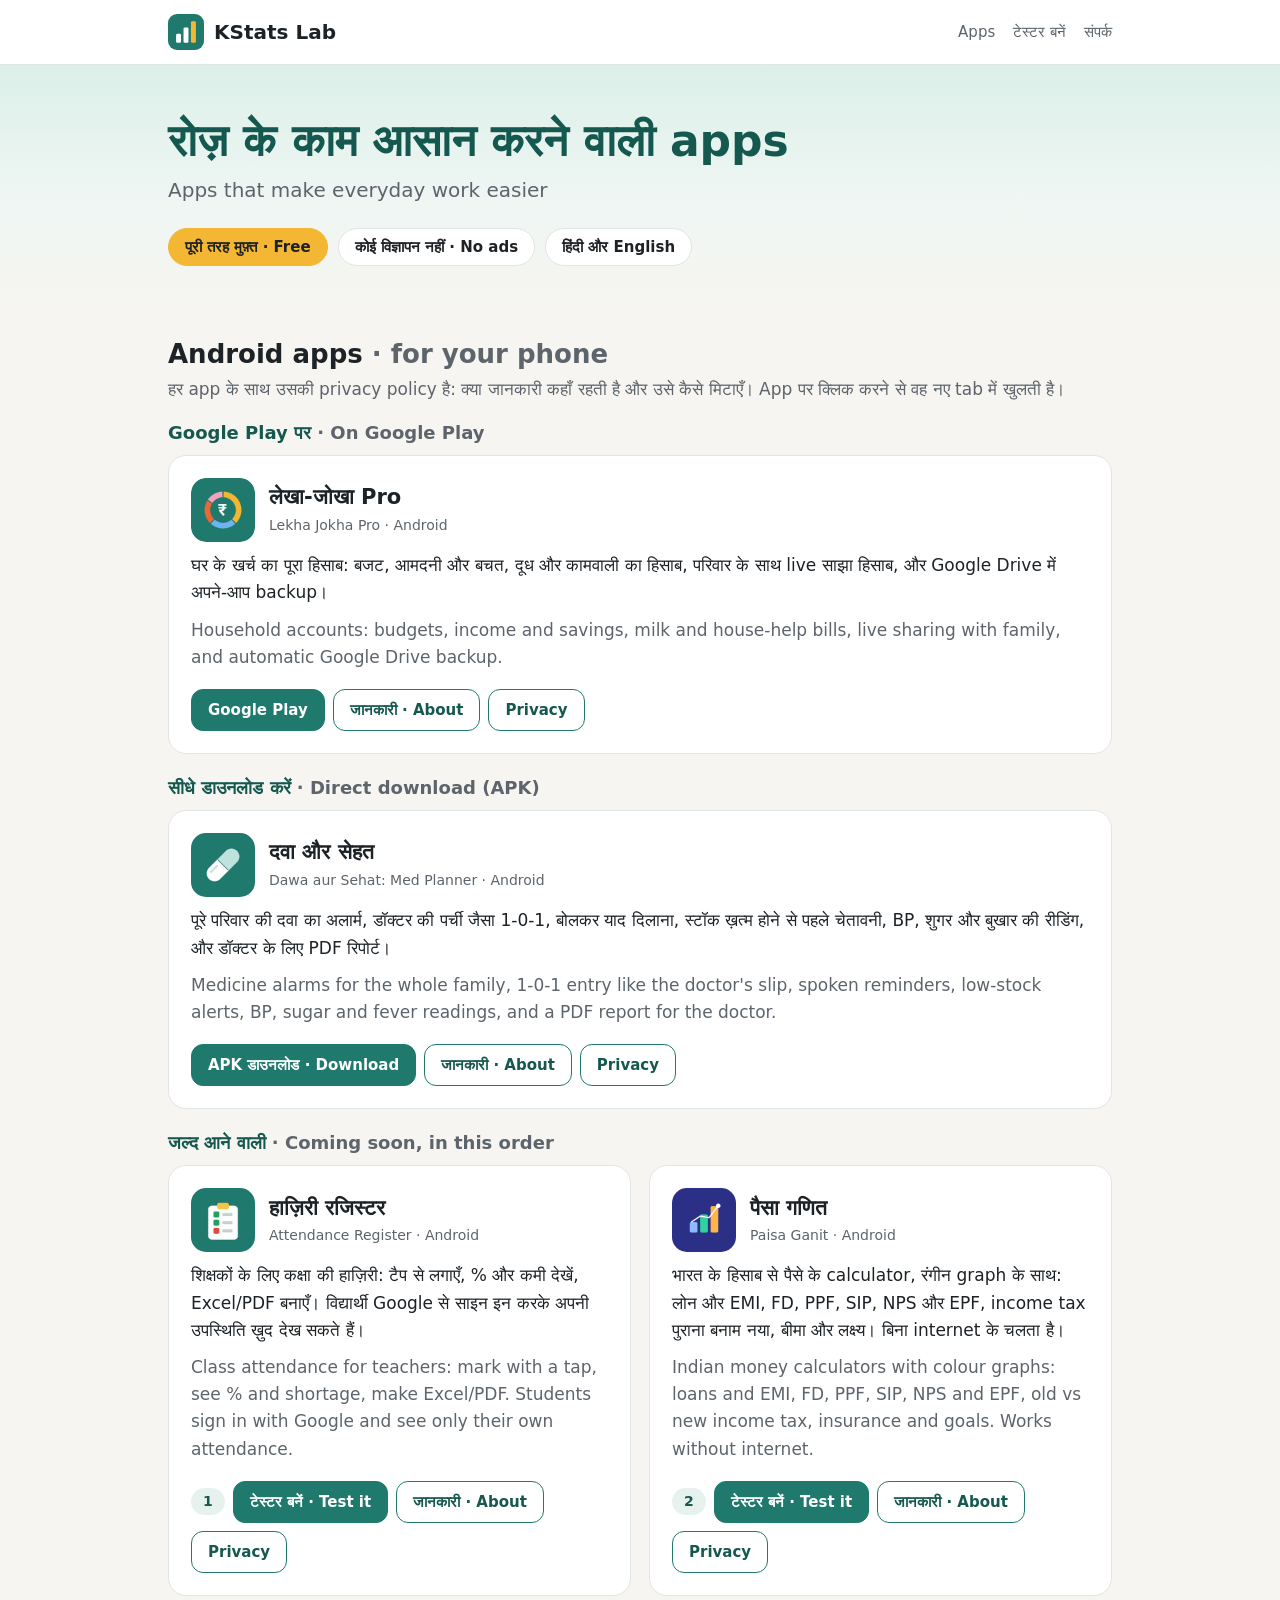
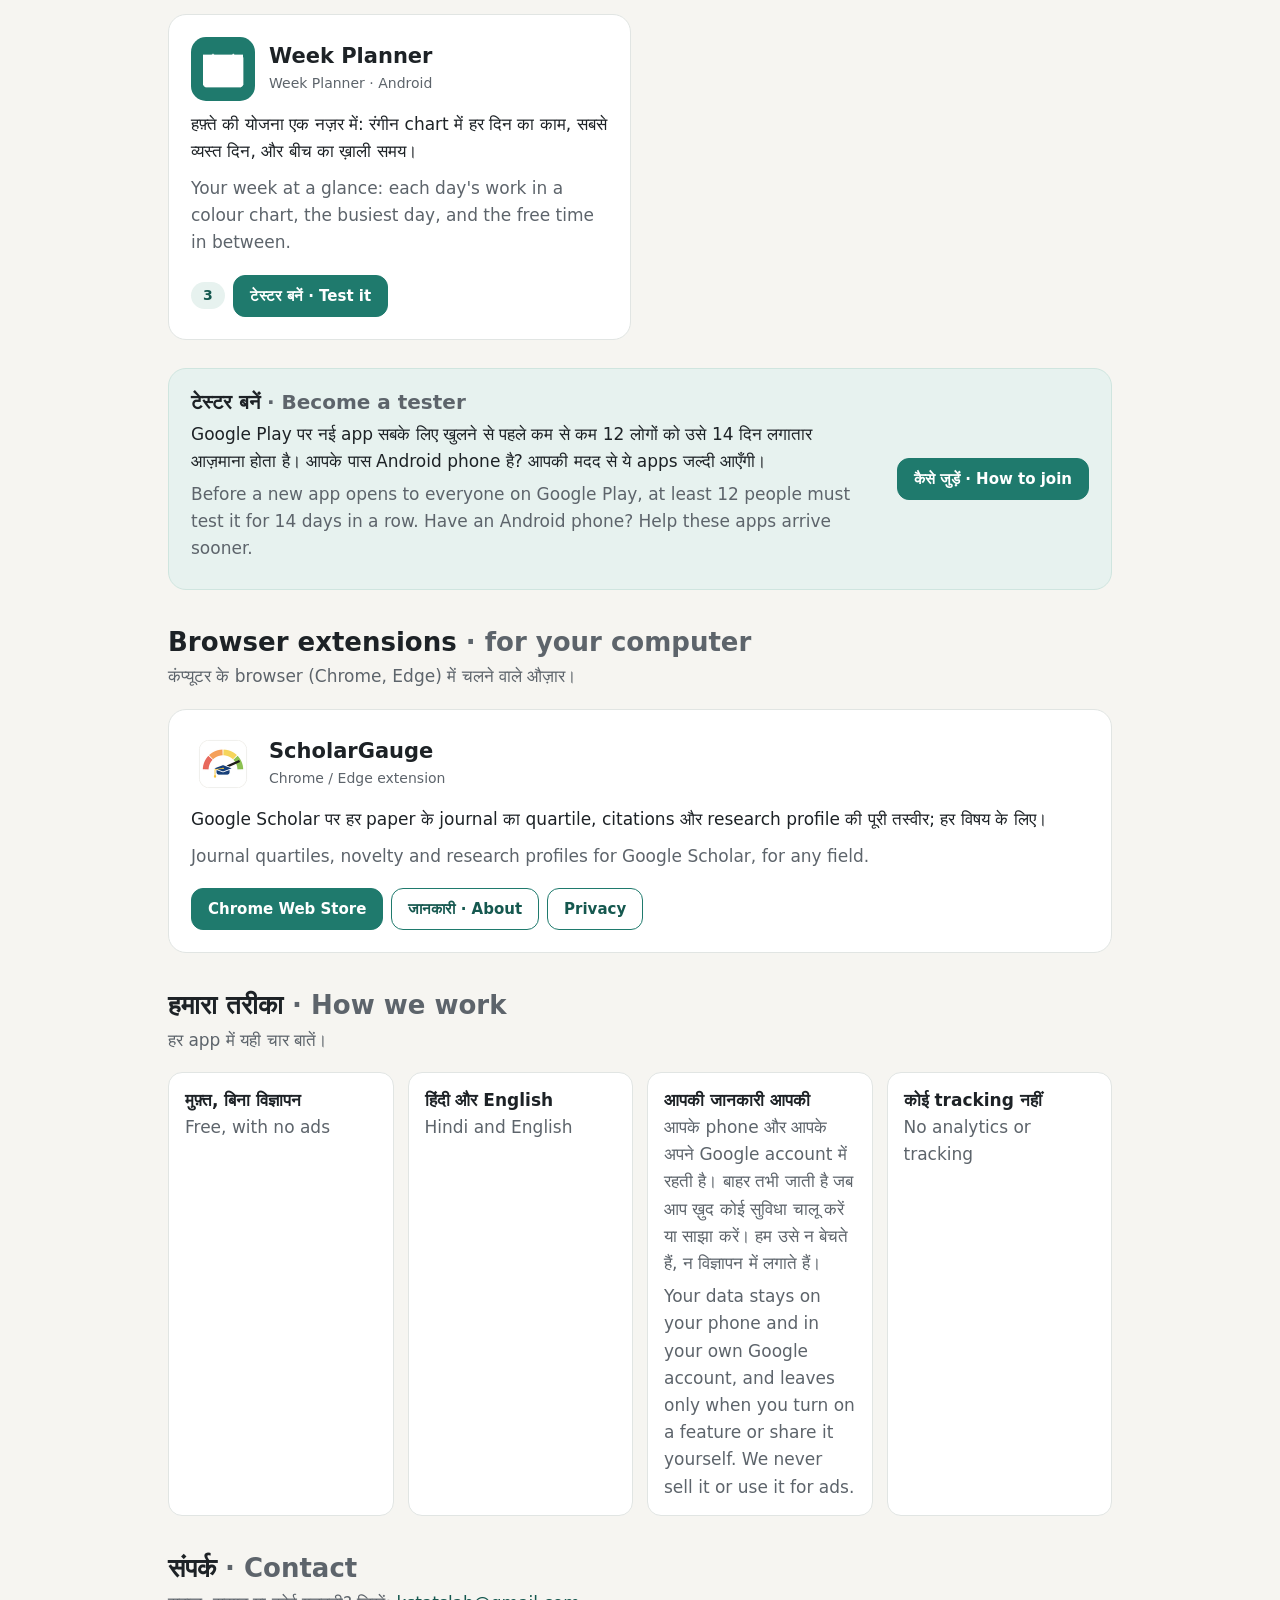
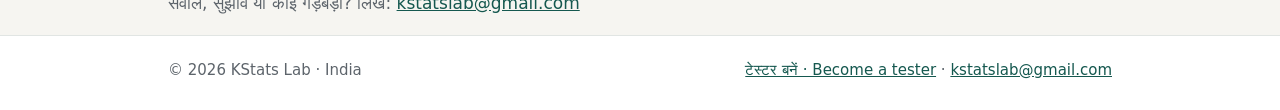
<file: index.html>
<!doctype html>
<html lang="hi">
<head>
<meta charset="utf-8">
<meta name="viewport" content="width=device-width, initial-scale=1">
<title>KStats Lab — रोज़ के काम आसान करने वाली apps</title>
<meta name="description" content="KStats Lab: free apps without ads, in Hindi and English. Android: Lekha Jokha Pro, Dawa aur Sehat, Attendance Register, Paisa Ganit, Week Planner. Browser: ScholarGauge for Google Scholar.">
<link rel="icon" href="img/lekha-jokha.png">
<link rel="stylesheet" href="style.css">
</head>
<body>
<div class="top"><div class="wrap">
  <a class="brand" href="./" aria-label="KStats Lab, home">
    <svg viewBox="0 0 40 40" aria-hidden="true"><rect width="40" height="40" rx="10" fill="#1f7a6d"/><rect x="9" y="22" width="5.5" height="10" rx="1.5" fill="#fff"/><rect x="17.25" y="15" width="5.5" height="17" rx="1.5" fill="#fff"/><rect x="25.5" y="8" width="5.5" height="24" rx="1.5" fill="#f4b733"/></svg>
    KStats Lab
  </a>
  <nav aria-label="Main"><a href="#apps">Apps</a><a href="testers/">टेस्टर बनें</a><a href="#contact">संपर्क</a></nav>
</div></div>

<section class="hero"><div class="wrap">
  <h1>रोज़ के काम आसान करने वाली apps</h1>
  <p class="en" lang="en">Apps that make everyday work easier</p>
  <ul class="pills">
    <li>पूरी तरह मुफ़्त · Free</li>
    <li>कोई विज्ञापन नहीं · No ads</li>
    <li>हिंदी और English</li>
  </ul>
</div></section>

<main class="wrap">
  <h2 id="apps">Android apps <span class="muted" lang="en">· for your phone</span></h2>
  <p class="sub">हर app के साथ उसकी privacy policy है: क्या जानकारी कहाँ रहती है और उसे कैसे मिटाएँ। App पर क्लिक करने से वह नए tab में खुलती है।</p>

  <h3 class="group">Google Play पर <span class="muted" lang="en">· On Google Play</span></h3>
  <div class="cards">
    <article class="card">
      <header>
        <img src="img/lekha-jokha.png" alt="" width="64" height="64">
        <div><h3>लेखा-जोखा Pro</h3><p class="kind" lang="en">Lekha Jokha Pro · Android</p></div>
      </header>
      <p>घर के खर्च का पूरा हिसाब: बजट, आमदनी और बचत, दूध और कामवाली का हिसाब, परिवार के साथ live साझा हिसाब, और Google Drive में अपने-आप backup।</p>
      <p class="en" lang="en">Household accounts: budgets, income and savings, milk and house-help bills, live sharing with family, and automatic Google Drive backup.</p>
      <div class="actions">
        <a class="btn primary" href="https://play.google.com/store/apps/details?id=io.github.kapilstats.gharkahisaab" target="_blank" rel="noopener">Google Play</a>
        <a class="btn" href="lekha-jokha/" target="_blank" rel="noopener">जानकारी · About</a>
        <a class="btn" href="lekha-jokha/privacy.html" target="_blank" rel="noopener">Privacy</a>
      </div>
    </article>
  </div>

  <h3 class="group">सीधे डाउनलोड करें <span class="muted" lang="en">· Direct download (APK)</span></h3>
  <div class="cards">
    <article class="card">
      <header>
        <img src="img/dawa-aur-sehat.png" alt="" width="64" height="64">
        <div><h3>दवा और सेहत</h3><p class="kind" lang="en">Dawa aur Sehat: Med Planner · Android</p></div>
      </header>
      <p>पूरे परिवार की दवा का अलार्म, डॉक्टर की पर्ची जैसा 1-0-1, बोलकर याद दिलाना, स्टॉक ख़त्म होने से पहले चेतावनी, BP, शुगर और बुखार की रीडिंग, और डॉक्टर के लिए PDF रिपोर्ट।</p>
      <p class="en" lang="en">Medicine alarms for the whole family, 1-0-1 entry like the doctor's slip, spoken reminders, low-stock alerts, BP, sugar and fever readings, and a PDF report for the doctor.</p>
      <div class="actions">
        <a class="btn primary" href="dawa-aur-sehat/#download" target="_blank" rel="noopener">APK डाउनलोड · Download</a>
        <a class="btn" href="dawa-aur-sehat/" target="_blank" rel="noopener">जानकारी · About</a>
        <a class="btn" href="dawa-aur-sehat/privacy.html" target="_blank" rel="noopener">Privacy</a>
      </div>
    </article>
  </div>

  <h3 class="group">जल्द आने वाली <span class="muted" lang="en">· Coming soon, in this order</span></h3>
  <div class="cards pair">
    <article class="card">
      <header>
        <img src="img/attendance.png" alt="" width="64" height="64">
        <div><h3>हाज़िरी रजिस्टर</h3><p class="kind" lang="en">Attendance Register · Android</p></div>
      </header>
      <p>शिक्षकों के लिए कक्षा की हाज़िरी: टैप से लगाएँ, % और कमी देखें, Excel/PDF बनाएँ। विद्यार्थी Google से साइन इन करके अपनी उपस्थिति ख़ुद देख सकते हैं।</p>
      <p class="en" lang="en">Class attendance for teachers: mark with a tap, see % and shortage, make Excel/PDF. Students sign in with Google and see only their own attendance.</p>
      <div class="actions">
        <span class="badge">1</span>
        <a class="btn primary" href="testers/#attendance" target="_blank" rel="noopener">टेस्टर बनें · Test it</a>
        <a class="btn" href="attendance/" target="_blank" rel="noopener">जानकारी · About</a>
        <a class="btn" href="attendance/privacy.html" target="_blank" rel="noopener">Privacy</a>
      </div>
    </article>

    <article class="card">
      <header>
        <img src="img/paisa-ganit.png" alt="" width="64" height="64">
        <div><h3>पैसा गणित</h3><p class="kind" lang="en">Paisa Ganit · Android</p></div>
      </header>
      <p>भारत के हिसाब से पैसे के calculator, रंगीन graph के साथ: लोन और EMI, FD, PPF, SIP, NPS और EPF, income tax पुराना बनाम नया, बीमा और लक्ष्य। बिना internet के चलता है।</p>
      <p class="en" lang="en">Indian money calculators with colour graphs: loans and EMI, FD, PPF, SIP, NPS and EPF, old vs new income tax, insurance and goals. Works without internet.</p>
      <div class="actions">
        <span class="badge">2</span>
        <a class="btn primary" href="testers/#paisa-ganit" target="_blank" rel="noopener">टेस्टर बनें · Test it</a>
        <a class="btn" href="paisa-ganit/" target="_blank" rel="noopener">जानकारी · About</a>
        <a class="btn" href="paisa-ganit/privacy.html" target="_blank" rel="noopener">Privacy</a>
      </div>
    </article>

    <article class="card">
      <header>
        <img src="img/week-planner.png" alt="" width="64" height="64">
        <div><h3>Week Planner</h3><p class="kind" lang="en">Week Planner · Android</p></div>
      </header>
      <p>हफ़्ते की योजना एक नज़र में: रंगीन chart में हर दिन का काम, सबसे व्यस्त दिन, और बीच का ख़ाली समय।</p>
      <p class="en" lang="en">Your week at a glance: each day's work in a colour chart, the busiest day, and the free time in between.</p>
      <div class="actions">
        <span class="badge">3</span>
        <a class="btn primary" href="testers/#week-planner" target="_blank" rel="noopener">टेस्टर बनें · Test it</a>
      </div>
    </article>
  </div>

  <aside class="callout" aria-labelledby="tester-title">
    <div>
      <h3 id="tester-title">टेस्टर बनें <span class="muted" lang="en">· Become a tester</span></h3>
      <p>Google Play पर नई app सबके लिए खुलने से पहले कम से कम 12 लोगों को उसे 14 दिन लगातार आज़माना होता है। आपके पास Android phone है? आपकी मदद से ये apps जल्दी आएँगी।</p>
      <p class="en muted" lang="en">Before a new app opens to everyone on Google Play, at least 12 people must test it for 14 days in a row. Have an Android phone? Help these apps arrive sooner.</p>
    </div>
    <a class="btn primary" href="testers/">कैसे जुड़ें · How to join</a>
  </aside>

  <h2 id="extensions">Browser extensions <span class="muted" lang="en">· for your computer</span></h2>
  <p class="sub">कंप्यूटर के browser (Chrome, Edge) में चलने वाले औज़ार।</p>
  <div class="cards">
    <article class="card">
      <header>
        <img src="img/scholargauge.png" alt="" width="64" height="64">
        <div><h3>ScholarGauge</h3><p class="kind" lang="en">Chrome / Edge extension</p></div>
      </header>
      <p>Google Scholar पर हर paper के journal का quartile, citations और research profile की पूरी तस्वीर; हर विषय के लिए।</p>
      <p class="en" lang="en">Journal quartiles, novelty and research profiles for Google Scholar, for any field.</p>
      <div class="actions">
        <a class="btn primary" href="https://chromewebstore.google.com/detail/nhcagmfnfgnlndmandhoadnfkcjggmgg" target="_blank" rel="noopener">Chrome Web Store</a>
        <a class="btn" href="scholargauge/" target="_blank" rel="noopener">जानकारी · About</a>
        <a class="btn" href="scholargauge/privacy.html" target="_blank" rel="noopener">Privacy</a>
      </div>
    </article>
  </div>

  <h2>हमारा तरीका <span class="muted" lang="en">· How we work</span></h2>
  <p class="sub">हर app में यही चार बातें।</p>
  <ul class="promise">
    <li><b>मुफ़्त, बिना विज्ञापन</b><span class="muted" lang="en">Free, with no ads</span></li>
    <li><b>हिंदी और English</b><span class="muted" lang="en">Hindi and English</span></li>
    <li><b>आपकी जानकारी आपकी</b><span class="muted">आपके phone और आपके अपने Google account में रहती है। बाहर तभी जाती है जब आप ख़ुद कोई सुविधा चालू करें या साझा करें। हम उसे न बेचते हैं, न विज्ञापन में लगाते हैं।</span><span class="muted" lang="en">Your data stays on your phone and in your own Google account, and leaves only when you turn on a feature or share it yourself. We never sell it or use it for ads.</span></li>
    <li><b>कोई tracking नहीं</b><span class="muted" lang="en">No analytics or tracking</span></li>
  </ul>

  <h2 id="contact">संपर्क <span class="muted" lang="en">· Contact</span></h2>
  <p class="sub">सवाल, सुझाव या कोई गड़बड़ी? लिखें: <a href="mailto:kstatslab@gmail.com">kstatslab@gmail.com</a></p>
</main>

<footer><div class="wrap">
  <p>© 2026 KStats Lab · India</p>
  <p><a href="testers/">टेस्टर बनें · Become a tester</a> · <a href="mailto:kstatslab@gmail.com">kstatslab@gmail.com</a></p>
</div></footer>
</body>
</html>
</file>
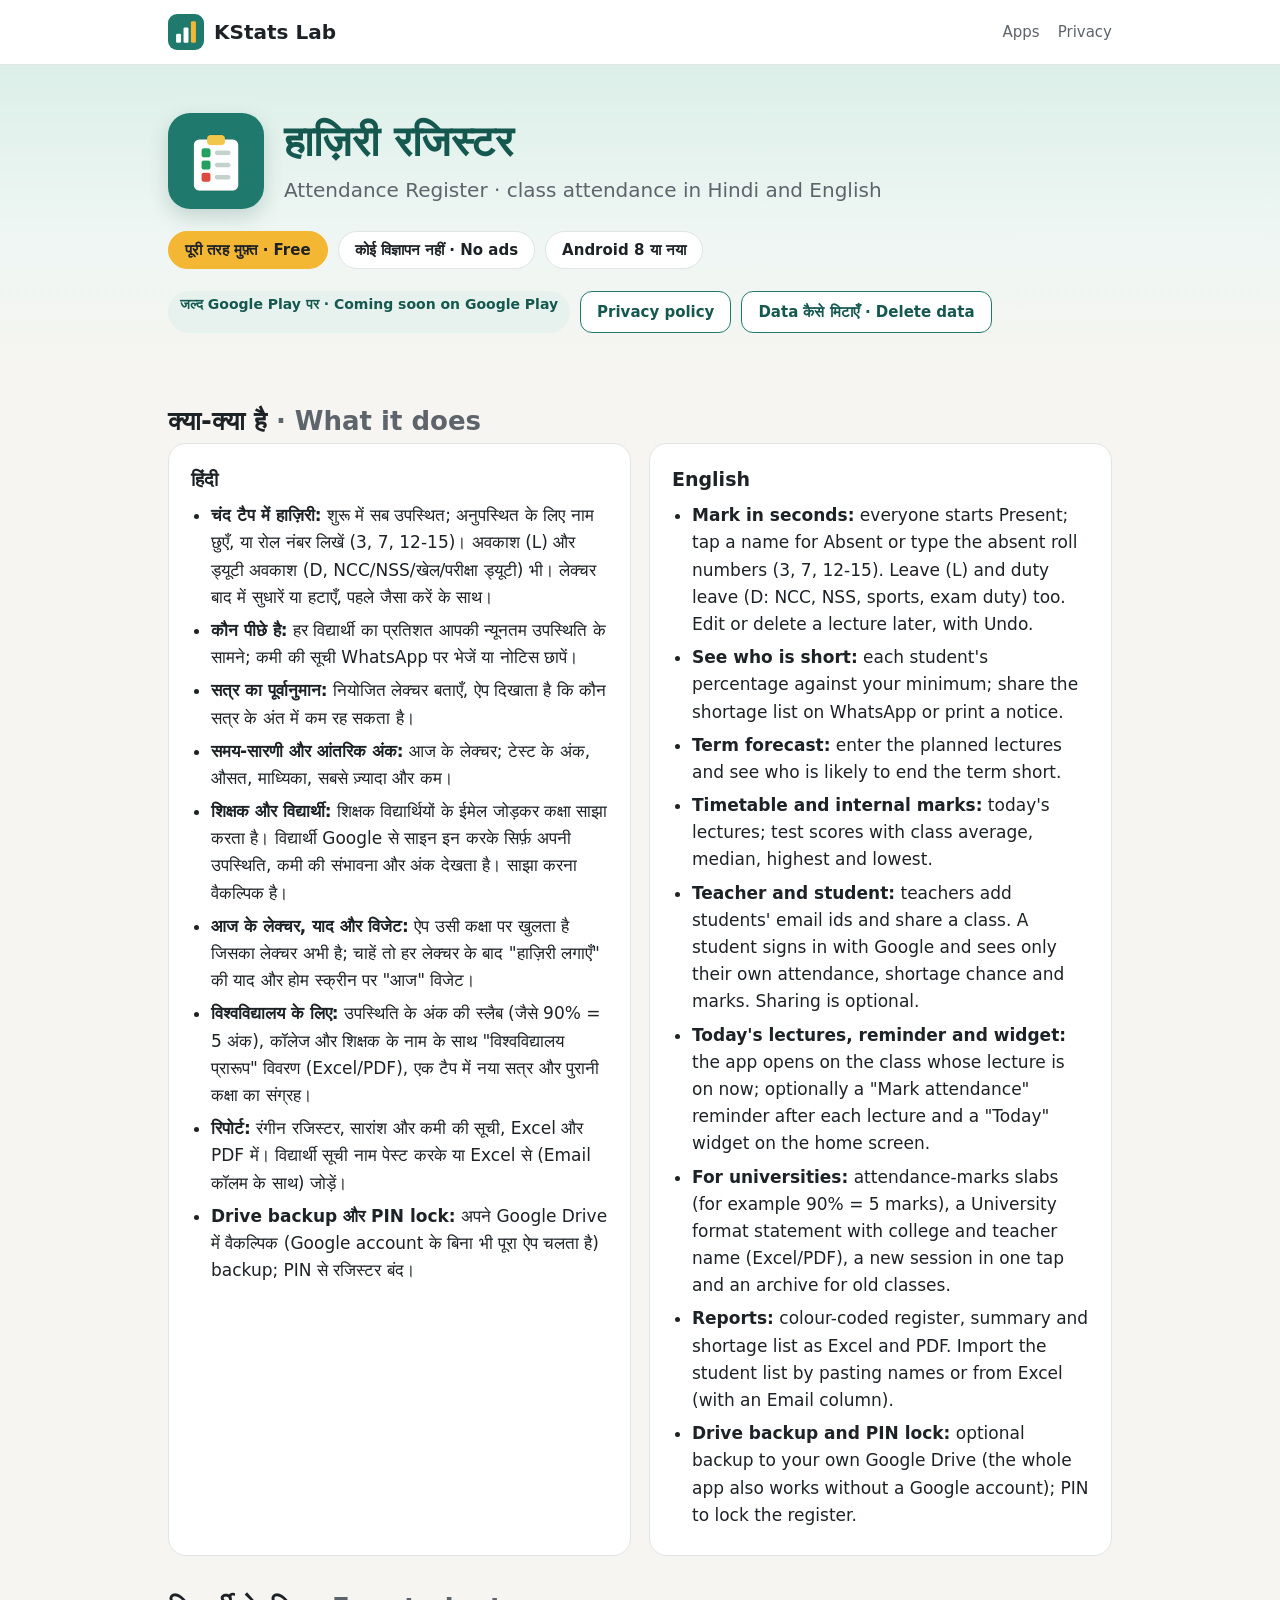
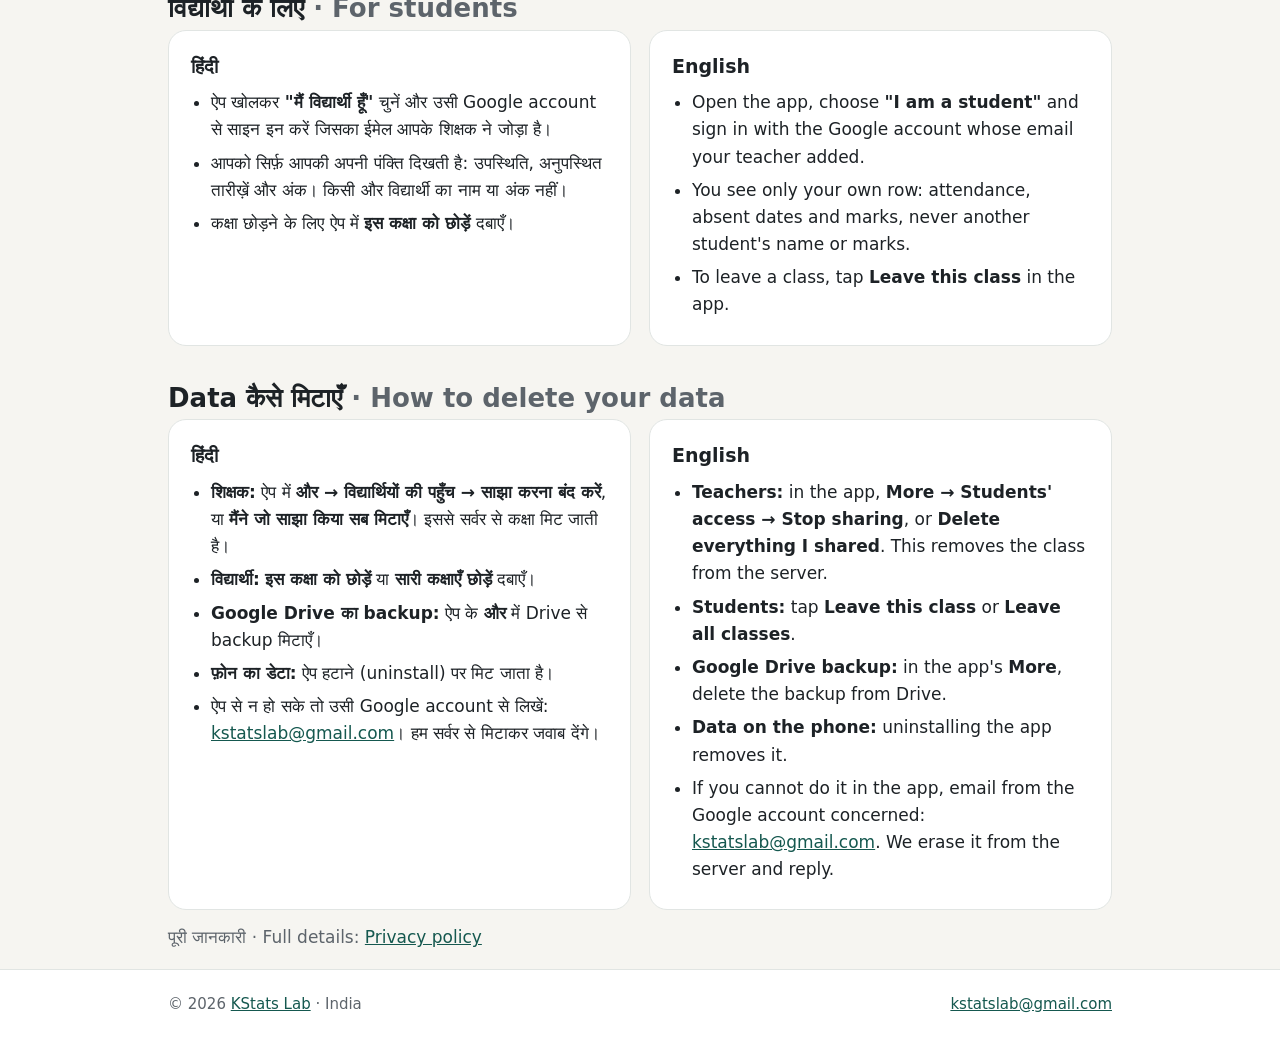
<file: attendance/index.html>
<!doctype html>
<html lang="hi">
<head>
<meta charset="utf-8">
<meta name="viewport" content="width=device-width, initial-scale=1">
<title>हाज़िरी रजिस्टर — KStats Lab</title>
<meta name="description" content="Attendance Register: class attendance for teachers in Hindi and English. Mark in seconds, see shortage, export Excel/PDF. Students sign in with Google to see their own attendance. Free, no ads.">
<link rel="icon" href="../img/attendance.png">
<link rel="stylesheet" href="../style.css">
</head>
<body>
<div class="top"><div class="wrap">
  <a class="brand" href="../" aria-label="KStats Lab, home">
    <svg viewBox="0 0 40 40" aria-hidden="true"><rect width="40" height="40" rx="10" fill="#1f7a6d"/><rect x="9" y="22" width="5.5" height="10" rx="1.5" fill="#fff"/><rect x="17.25" y="15" width="5.5" height="17" rx="1.5" fill="#fff"/><rect x="25.5" y="8" width="5.5" height="24" rx="1.5" fill="#f4b733"/></svg>
    KStats Lab
  </a>
  <nav aria-label="Main"><a href="../#apps">Apps</a><a href="privacy.html">Privacy</a></nav>
</div></div>

<section class="hero"><div class="wrap">
  <div class="app-head">
    <img src="../img/attendance.png" alt="हाज़िरी रजिस्टर icon" width="96" height="96">
    <div>
      <h1>हाज़िरी रजिस्टर</h1>
      <p class="en" lang="en">Attendance Register · class attendance in Hindi and English</p>
    </div>
  </div>
  <ul class="pills">
    <li>पूरी तरह मुफ़्त · Free</li>
    <li>कोई विज्ञापन नहीं · No ads</li>
    <li>Android 8 या नया</li>
  </ul>
  <div class="actions" style="display:flex;flex-wrap:wrap;gap:10px;margin-top:22px">
    <span class="badge">जल्द Google Play पर · Coming soon on Google Play</span>
    <a class="btn" href="privacy.html">Privacy policy</a>
    <a class="btn" href="#delete">Data कैसे मिटाएँ · Delete data</a>
  </div>
</div></section>

<main class="wrap">
  <h2>क्या-क्या है <span class="muted" lang="en">· What it does</span></h2>
  <div class="two">
    <div class="box">
      <h3>हिंदी</h3>
      <ul>
        <li><b>चंद टैप में हाज़िरी:</b> शुरू में सब उपस्थित; अनुपस्थित के लिए नाम छुएँ, या रोल नंबर लिखें (3, 7, 12-15)। अवकाश (L) और ड्यूटी अवकाश (D, NCC/NSS/खेल/परीक्षा ड्यूटी) भी। लेक्चर बाद में सुधारें या हटाएँ, पहले जैसा करें के साथ।</li>
        <li><b>कौन पीछे है:</b> हर विद्यार्थी का प्रतिशत आपकी न्यूनतम उपस्थिति के सामने; कमी की सूची WhatsApp पर भेजें या नोटिस छापें।</li>
        <li><b>सत्र का पूर्वानुमान:</b> नियोजित लेक्चर बताएँ, ऐप दिखाता है कि कौन सत्र के अंत में कम रह सकता है।</li>
        <li><b>समय-सारणी और आंतरिक अंक:</b> आज के लेक्चर; टेस्ट के अंक, औसत, माध्यिका, सबसे ज़्यादा और कम।</li>
        <li><b>शिक्षक और विद्यार्थी:</b> शिक्षक विद्यार्थियों के ईमेल जोड़कर कक्षा साझा करता है। विद्यार्थी Google से साइन इन करके सिर्फ़ अपनी उपस्थिति, कमी की संभावना और अंक देखता है। साझा करना वैकल्पिक है।</li>
        <li><b>आज के लेक्चर, याद और विजेट:</b> ऐप उसी कक्षा पर खुलता है जिसका लेक्चर अभी है; चाहें तो हर लेक्चर के बाद "हाज़िरी लगाएँ" की याद और होम स्क्रीन पर "आज" विजेट।</li>
        <li><b>विश्वविद्यालय के लिए:</b> उपस्थिति के अंक की स्लैब (जैसे 90% = 5 अंक), कॉलेज और शिक्षक के नाम के साथ "विश्वविद्यालय प्रारूप" विवरण (Excel/PDF), एक टैप में नया सत्र और पुरानी कक्षा का संग्रह।</li>
        <li><b>रिपोर्ट:</b> रंगीन रजिस्टर, सारांश और कमी की सूची, Excel और PDF में। विद्यार्थी सूची नाम पेस्ट करके या Excel से (Email कॉलम के साथ) जोड़ें।</li>
        <li><b>Drive backup और PIN lock:</b> अपने Google Drive में वैकल्पिक (Google account के बिना भी पूरा ऐप चलता है) backup; PIN से रजिस्टर बंद।</li>
      </ul>
    </div>
    <div class="box" lang="en">
      <h3>English</h3>
      <ul>
        <li><b>Mark in seconds:</b> everyone starts Present; tap a name for Absent or type the absent roll numbers (3, 7, 12-15). Leave (L) and duty leave (D: NCC, NSS, sports, exam duty) too. Edit or delete a lecture later, with Undo.</li>
        <li><b>See who is short:</b> each student's percentage against your minimum; share the shortage list on WhatsApp or print a notice.</li>
        <li><b>Term forecast:</b> enter the planned lectures and see who is likely to end the term short.</li>
        <li><b>Timetable and internal marks:</b> today's lectures; test scores with class average, median, highest and lowest.</li>
        <li><b>Teacher and student:</b> teachers add students' email ids and share a class. A student signs in with Google and sees only their own attendance, shortage chance and marks. Sharing is optional.</li>
        <li><b>Today's lectures, reminder and widget:</b> the app opens on the class whose lecture is on now; optionally a "Mark attendance" reminder after each lecture and a "Today" widget on the home screen.</li>
        <li><b>For universities:</b> attendance-marks slabs (for example 90% = 5 marks), a University format statement with college and teacher name (Excel/PDF), a new session in one tap and an archive for old classes.</li>
        <li><b>Reports:</b> colour-coded register, summary and shortage list as Excel and PDF. Import the student list by pasting names or from Excel (with an Email column).</li>
        <li><b>Drive backup and PIN lock:</b> optional backup to your own Google Drive (the whole app also works without a Google account); PIN to lock the register.</li>
      </ul>
    </div>
  </div>

  <h2>विद्यार्थी के लिए <span class="muted" lang="en">· For students</span></h2>
  <div class="two">
    <div class="box">
      <h3>हिंदी</h3>
      <ul>
        <li>ऐप खोलकर <b>"मैं विद्यार्थी हूँ"</b> चुनें और उसी Google account से साइन इन करें जिसका ईमेल आपके शिक्षक ने जोड़ा है।</li>
        <li>आपको सिर्फ़ आपकी अपनी पंक्ति दिखती है: उपस्थिति, अनुपस्थित तारीख़ें और अंक। किसी और विद्यार्थी का नाम या अंक नहीं।</li>
        <li>कक्षा छोड़ने के लिए ऐप में <b>इस कक्षा को छोड़ें</b> दबाएँ।</li>
      </ul>
    </div>
    <div class="box" lang="en">
      <h3>English</h3>
      <ul>
        <li>Open the app, choose <b>"I am a student"</b> and sign in with the Google account whose email your teacher added.</li>
        <li>You see only your own row: attendance, absent dates and marks, never another student's name or marks.</li>
        <li>To leave a class, tap <b>Leave this class</b> in the app.</li>
      </ul>
    </div>
  </div>

  <h2 id="delete">Data कैसे मिटाएँ <span class="muted" lang="en">· How to delete your data</span></h2>
  <div class="two">
    <div class="box">
      <h3>हिंदी</h3>
      <ul>
        <li><b>शिक्षक:</b> ऐप में <b>और → विद्यार्थियों की पहुँच → साझा करना बंद करें</b>, या <b>मैंने जो साझा किया सब मिटाएँ</b>। इससे सर्वर से कक्षा मिट जाती है।</li>
        <li><b>विद्यार्थी:</b> <b>इस कक्षा को छोड़ें</b> या <b>सारी कक्षाएँ छोड़ें</b> दबाएँ।</li>
        <li><b>Google Drive का backup:</b> ऐप के <b>और</b> में Drive से backup मिटाएँ।</li>
        <li><b>फ़ोन का डेटा:</b> ऐप हटाने (uninstall) पर मिट जाता है।</li>
        <li>ऐप से न हो सके तो उसी Google account से लिखें: <a href="mailto:kstatslab@gmail.com">kstatslab@gmail.com</a>। हम सर्वर से मिटाकर जवाब देंगे।</li>
      </ul>
    </div>
    <div class="box" lang="en">
      <h3>English</h3>
      <ul>
        <li><b>Teachers:</b> in the app, <b>More → Students' access → Stop sharing</b>, or <b>Delete everything I shared</b>. This removes the class from the server.</li>
        <li><b>Students:</b> tap <b>Leave this class</b> or <b>Leave all classes</b>.</li>
        <li><b>Google Drive backup:</b> in the app's <b>More</b>, delete the backup from Drive.</li>
        <li><b>Data on the phone:</b> uninstalling the app removes it.</li>
        <li>If you cannot do it in the app, email from the Google account concerned: <a href="mailto:kstatslab@gmail.com">kstatslab@gmail.com</a>. We erase it from the server and reply.</li>
      </ul>
    </div>
  </div>
  <p class="muted" style="margin-top:14px">पूरी जानकारी · Full details: <a href="privacy.html">Privacy policy</a></p>
</main>

<footer><div class="wrap">
  <p>© 2026 <a href="../">KStats Lab</a> · India</p>
  <p><a href="mailto:kstatslab@gmail.com">kstatslab@gmail.com</a></p>
</div></footer>
</body>
</html>
</file>
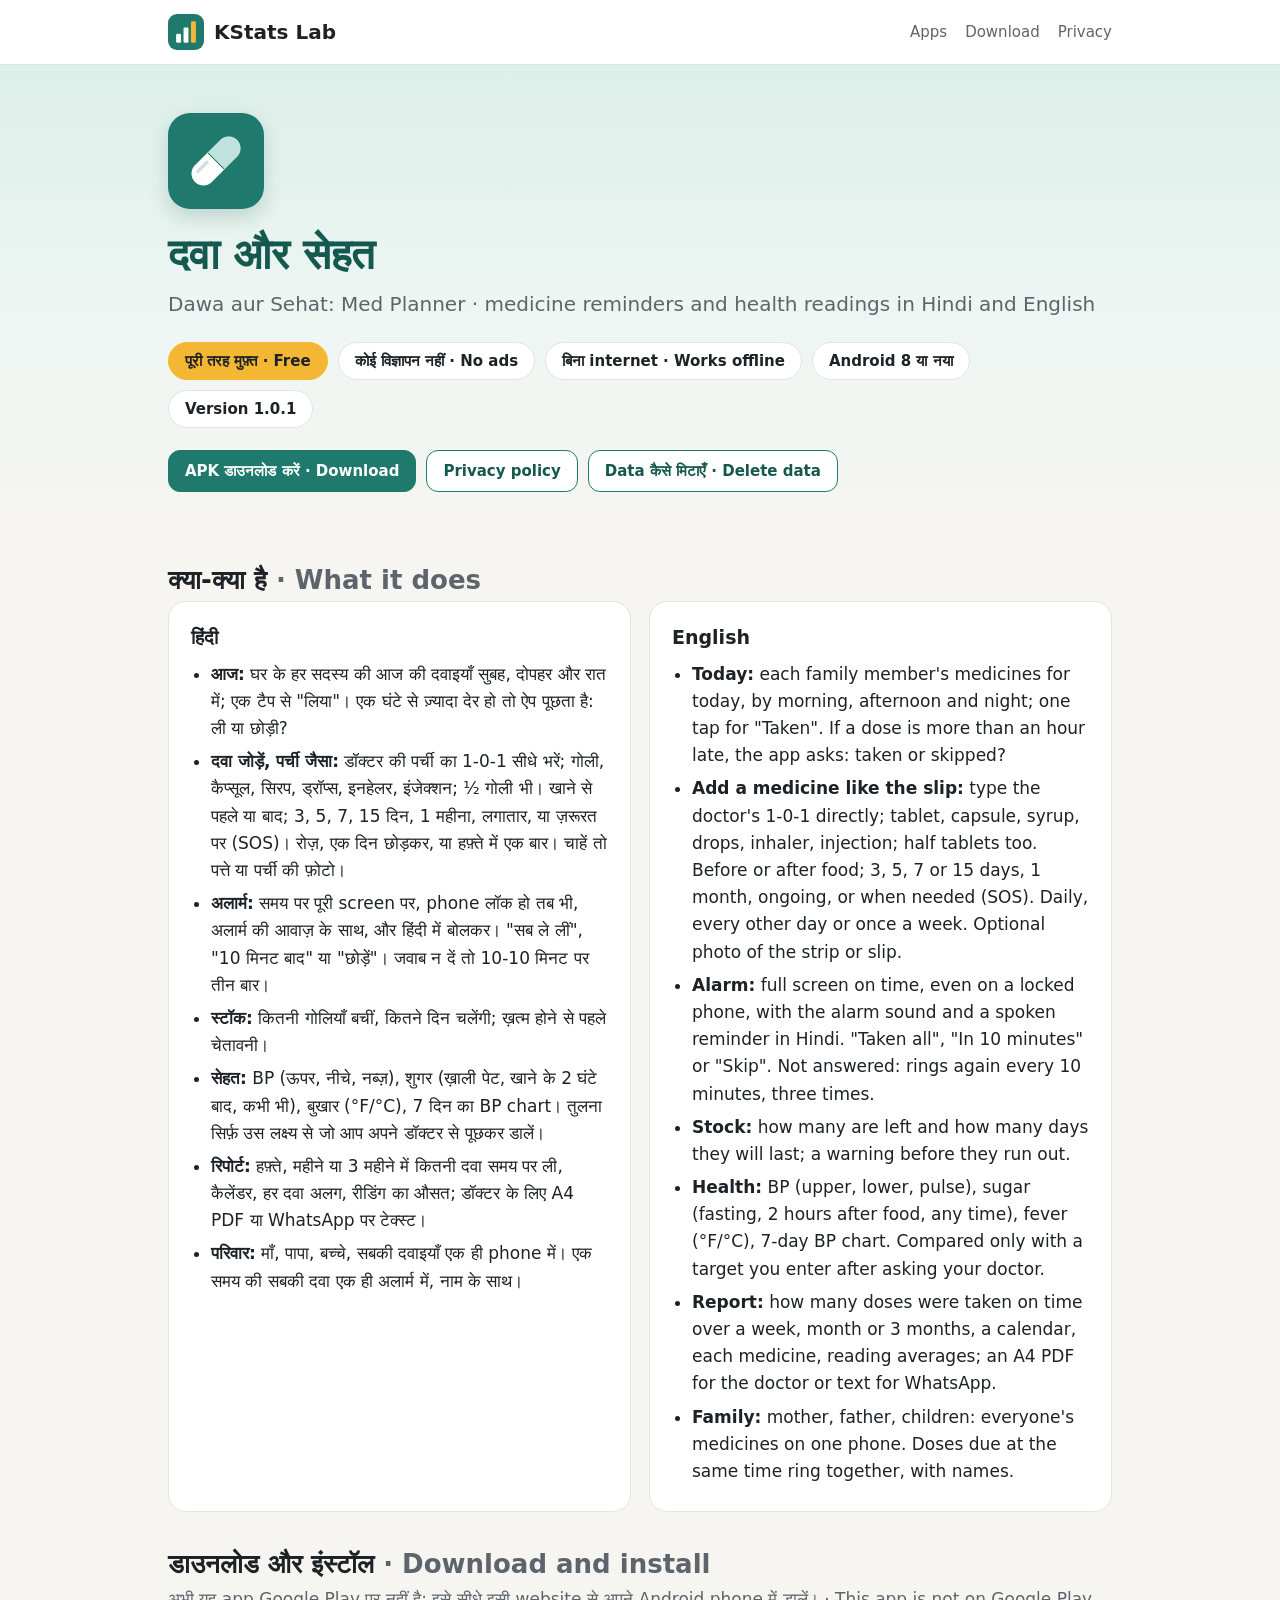
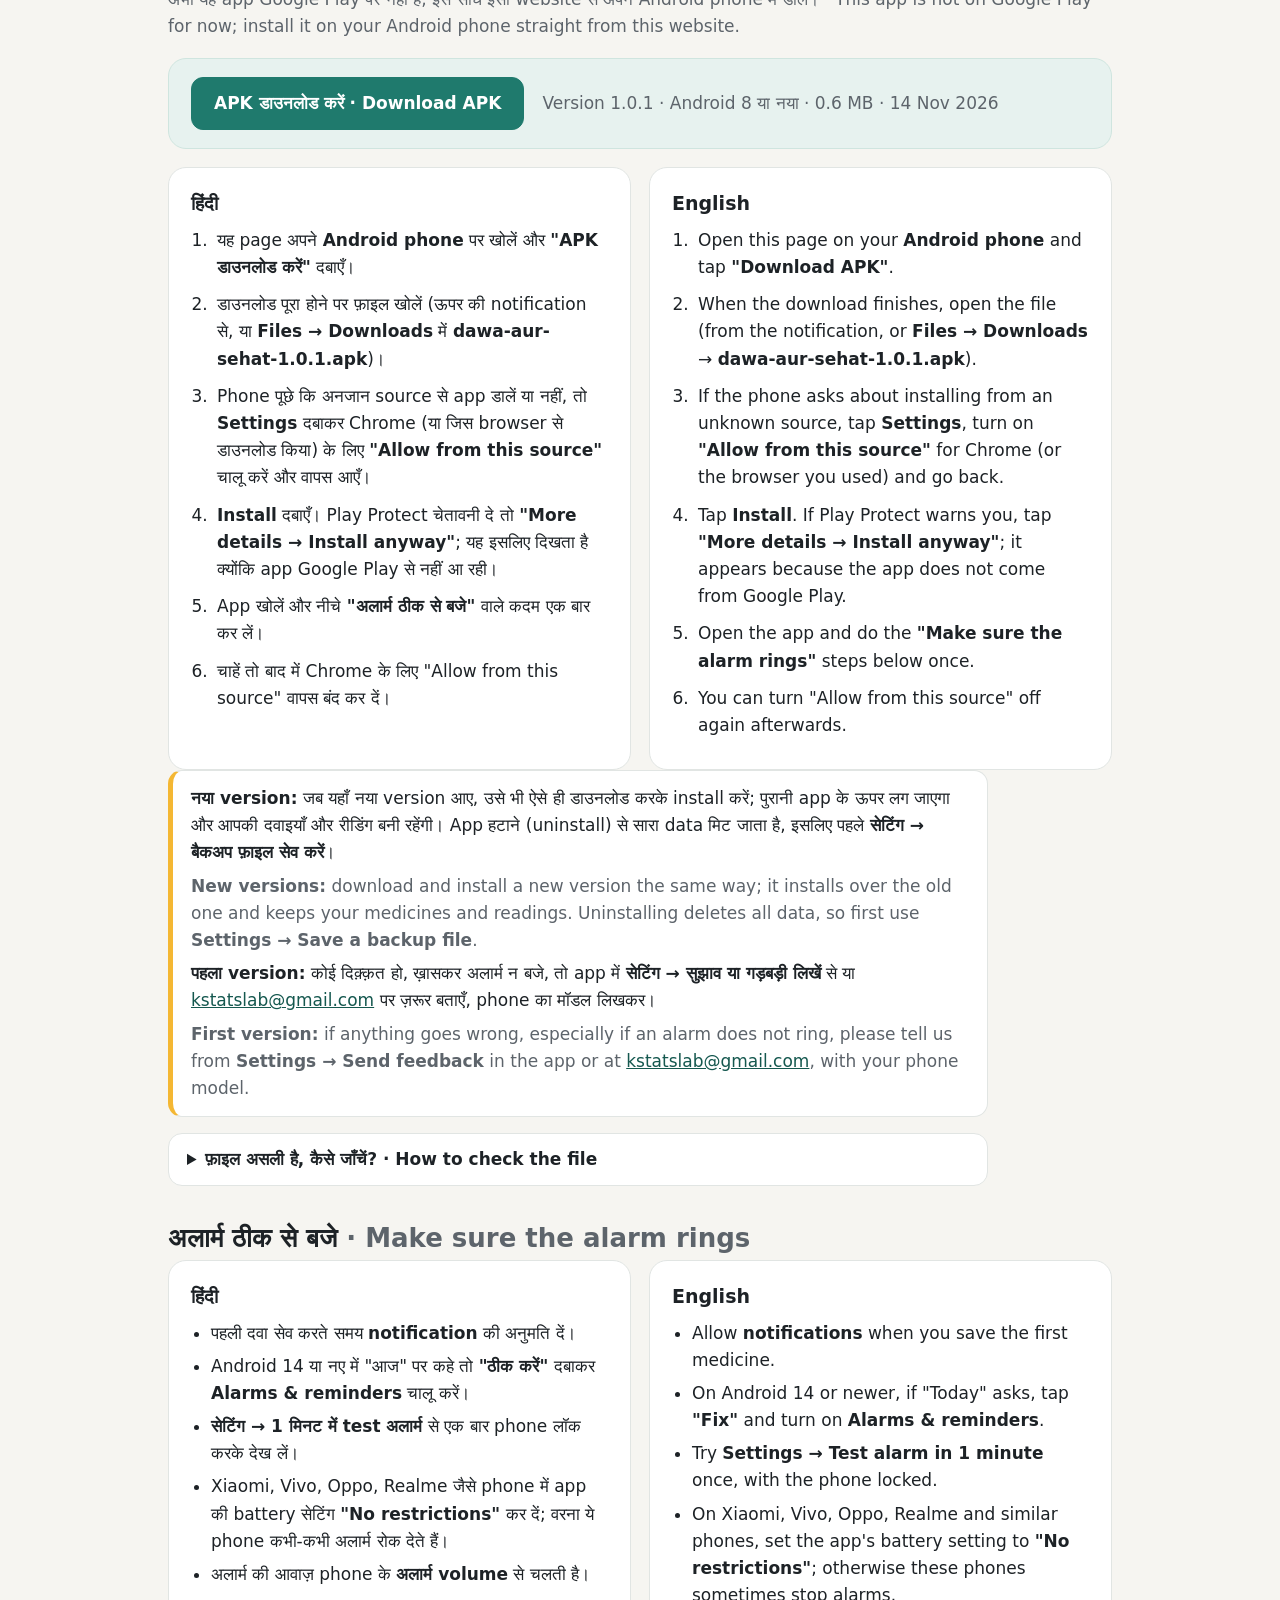
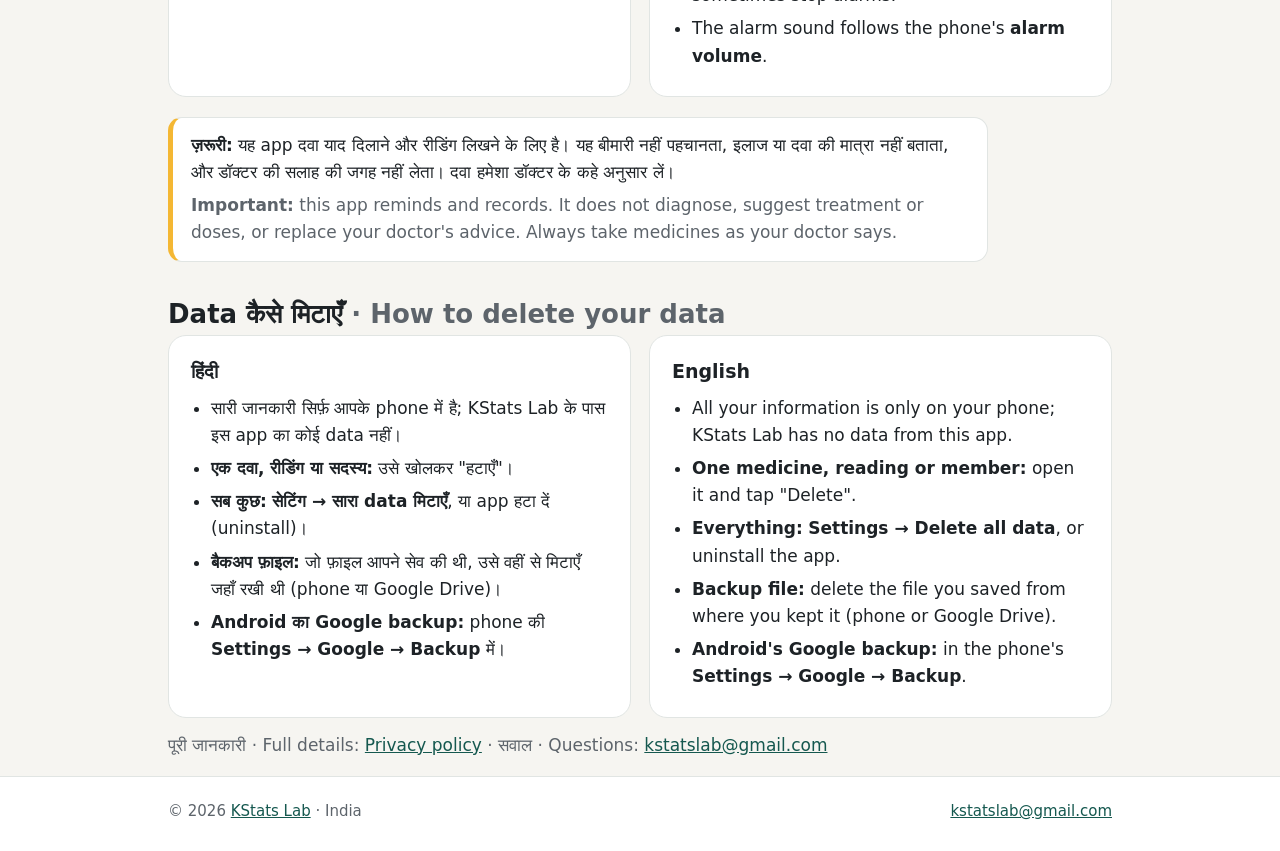
<file: dawa-aur-sehat/index.html>
<!doctype html>
<html lang="hi">
<head>
<meta charset="utf-8">
<meta name="viewport" content="width=device-width, initial-scale=1">
<title>दवा और सेहत · Dawa aur Sehat — KStats Lab</title>
<meta name="description" content="Dawa aur Sehat: Med Planner. Medicine alarms for the whole family in Hindi and English, 1-0-1 entry like the doctor's slip, spoken reminders, stock alerts, BP, sugar and fever readings, PDF report for the doctor. Free, no ads, works without internet. Download the Android app (APK) from this page.">
<link rel="icon" href="../img/dawa-aur-sehat.png">
<link rel="stylesheet" href="../style.css">
</head>
<body>
<div class="top"><div class="wrap">
  <a class="brand" href="../" aria-label="KStats Lab, home">
    <svg viewBox="0 0 40 40" aria-hidden="true"><rect width="40" height="40" rx="10" fill="#1f7a6d"/><rect x="9" y="22" width="5.5" height="10" rx="1.5" fill="#fff"/><rect x="17.25" y="15" width="5.5" height="17" rx="1.5" fill="#fff"/><rect x="25.5" y="8" width="5.5" height="24" rx="1.5" fill="#f4b733"/></svg>
    KStats Lab
  </a>
  <nav aria-label="Main"><a href="../#apps">Apps</a><a href="#download">Download</a><a href="privacy.html">Privacy</a></nav>
</div></div>

<section class="hero"><div class="wrap">
  <div class="app-head">
    <img src="../img/dawa-aur-sehat.png" alt="दवा और सेहत icon" width="96" height="96">
    <div>
      <h1>दवा और सेहत</h1>
      <p class="en" lang="en">Dawa aur Sehat: Med Planner · medicine reminders and health readings in Hindi and English</p>
    </div>
  </div>
  <ul class="pills">
    <li>पूरी तरह मुफ़्त · Free</li>
    <li>कोई विज्ञापन नहीं · No ads</li>
    <li>बिना internet · Works offline</li>
    <li>Android 8 या नया</li>
    <li>Version 1.0.1</li>
  </ul>
  <div class="hero-actions">
    <a class="btn primary" href="#download">APK डाउनलोड करें · Download</a>
    <a class="btn" href="privacy.html">Privacy policy</a>
    <a class="btn" href="#delete">Data कैसे मिटाएँ · Delete data</a>
  </div>
</div></section>

<main class="wrap">
  <h2>क्या-क्या है <span class="muted" lang="en">· What it does</span></h2>
  <div class="two">
    <div class="box">
      <h3>हिंदी</h3>
      <ul>
        <li><b>आज:</b> घर के हर सदस्य की आज की दवाइयाँ सुबह, दोपहर और रात में; एक टैप से "लिया"। एक घंटे से ज़्यादा देर हो तो ऐप पूछता है: ली या छोड़ी?</li>
        <li><b>दवा जोड़ें, पर्ची जैसा:</b> डॉक्टर की पर्ची का 1-0-1 सीधे भरें; गोली, कैप्सूल, सिरप, ड्रॉप्स, इनहेलर, इंजेक्शन; ½ गोली भी। खाने से पहले या बाद; 3, 5, 7, 15 दिन, 1 महीना, लगातार, या ज़रूरत पर (SOS)। रोज़, एक दिन छोड़कर, या हफ़्ते में एक बार। चाहें तो पत्ते या पर्ची की फ़ोटो।</li>
        <li><b>अलार्म:</b> समय पर पूरी screen पर, phone लॉक हो तब भी, अलार्म की आवाज़ के साथ, और हिंदी में बोलकर। "सब ले लीं", "10 मिनट बाद" या "छोड़ें"। जवाब न दें तो 10-10 मिनट पर तीन बार।</li>
        <li><b>स्टॉक:</b> कितनी गोलियाँ बचीं, कितने दिन चलेंगी; ख़त्म होने से पहले चेतावनी।</li>
        <li><b>सेहत:</b> BP (ऊपर, नीचे, नब्ज़), शुगर (ख़ाली पेट, खाने के 2 घंटे बाद, कभी भी), बुखार (°F/°C), 7 दिन का BP chart। तुलना सिर्फ़ उस लक्ष्य से जो आप अपने डॉक्टर से पूछकर डालें।</li>
        <li><b>रिपोर्ट:</b> हफ़्ते, महीने या 3 महीने में कितनी दवा समय पर ली, कैलेंडर, हर दवा अलग, रीडिंग का औसत; डॉक्टर के लिए A4 PDF या WhatsApp पर टेक्स्ट।</li>
        <li><b>परिवार:</b> माँ, पापा, बच्चे, सबकी दवाइयाँ एक ही phone में। एक समय की सबकी दवा एक ही अलार्म में, नाम के साथ।</li>
      </ul>
    </div>
    <div class="box" lang="en">
      <h3>English</h3>
      <ul>
        <li><b>Today:</b> each family member's medicines for today, by morning, afternoon and night; one tap for "Taken". If a dose is more than an hour late, the app asks: taken or skipped?</li>
        <li><b>Add a medicine like the slip:</b> type the doctor's 1-0-1 directly; tablet, capsule, syrup, drops, inhaler, injection; half tablets too. Before or after food; 3, 5, 7 or 15 days, 1 month, ongoing, or when needed (SOS). Daily, every other day or once a week. Optional photo of the strip or slip.</li>
        <li><b>Alarm:</b> full screen on time, even on a locked phone, with the alarm sound and a spoken reminder in Hindi. "Taken all", "In 10 minutes" or "Skip". Not answered: rings again every 10 minutes, three times.</li>
        <li><b>Stock:</b> how many are left and how many days they will last; a warning before they run out.</li>
        <li><b>Health:</b> BP (upper, lower, pulse), sugar (fasting, 2 hours after food, any time), fever (°F/°C), 7-day BP chart. Compared only with a target you enter after asking your doctor.</li>
        <li><b>Report:</b> how many doses were taken on time over a week, month or 3 months, a calendar, each medicine, reading averages; an A4 PDF for the doctor or text for WhatsApp.</li>
        <li><b>Family:</b> mother, father, children: everyone's medicines on one phone. Doses due at the same time ring together, with names.</li>
      </ul>
    </div>
  </div>

  <h2 id="download">डाउनलोड और इंस्टॉल <span class="muted" lang="en">· Download and install</span></h2>
  <p class="sub">अभी यह app Google Play पर नहीं है; इसे सीधे इसी website से अपने Android phone में डालें। · <span lang="en">This app is not on Google Play for now; install it on your Android phone straight from this website.</span></p>
  <div class="download-box">
    <a class="btn primary big" href="dawa-aur-sehat-1.0.1.apk" download>APK डाउनलोड करें · Download APK</a>
    <p class="muted">Version 1.0.1 · Android 8 या नया · 0.6 MB · 14 Nov 2026</p>
  </div>
  <div class="two">
    <div class="box">
      <h3>हिंदी</h3>
      <ol class="steps">
        <li>यह page अपने <b>Android phone</b> पर खोलें और <b>"APK डाउनलोड करें"</b> दबाएँ।</li>
        <li>डाउनलोड पूरा होने पर फ़ाइल खोलें (ऊपर की notification से, या <b>Files → Downloads</b> में <b>dawa-aur-sehat-1.0.1.apk</b>)।</li>
        <li>Phone पूछे कि अनजान source से app डालें या नहीं, तो <b>Settings</b> दबाकर Chrome (या जिस browser से डाउनलोड किया) के लिए <b>"Allow from this source"</b> चालू करें और वापस आएँ।</li>
        <li><b>Install</b> दबाएँ। Play Protect चेतावनी दे तो <b>"More details → Install anyway"</b>; यह इसलिए दिखता है क्योंकि app Google Play से नहीं आ रही।</li>
        <li>App खोलें और नीचे <b>"अलार्म ठीक से बजे"</b> वाले कदम एक बार कर लें।</li>
        <li>चाहें तो बाद में Chrome के लिए "Allow from this source" वापस बंद कर दें।</li>
      </ol>
    </div>
    <div class="box" lang="en">
      <h3>English</h3>
      <ol class="steps">
        <li>Open this page on your <b>Android phone</b> and tap <b>"Download APK"</b>.</li>
        <li>When the download finishes, open the file (from the notification, or <b>Files → Downloads</b> → <b>dawa-aur-sehat-1.0.1.apk</b>).</li>
        <li>If the phone asks about installing from an unknown source, tap <b>Settings</b>, turn on <b>"Allow from this source"</b> for Chrome (or the browser you used) and go back.</li>
        <li>Tap <b>Install</b>. If Play Protect warns you, tap <b>"More details → Install anyway"</b>; it appears because the app does not come from Google Play.</li>
        <li>Open the app and do the <b>"Make sure the alarm rings"</b> steps below once.</li>
        <li>You can turn "Allow from this source" off again afterwards.</li>
      </ol>
    </div>
  </div>
  <div class="note-box">
    <p><b>नया version:</b> जब यहाँ नया version आए, उसे भी ऐसे ही डाउनलोड करके install करें; पुरानी app के ऊपर लग जाएगा और आपकी दवाइयाँ और रीडिंग बनी रहेंगी। App हटाने (uninstall) से सारा data मिट जाता है, इसलिए पहले <b>सेटिंग → बैकअप फ़ाइल सेव करें</b>।</p>
    <p class="muted" lang="en"><b>New versions:</b> download and install a new version the same way; it installs over the old one and keeps your medicines and readings. Uninstalling deletes all data, so first use <b>Settings → Save a backup file</b>.</p>
    <p><b>पहला version:</b> कोई दिक़्क़त हो, ख़ासकर अलार्म न बजे, तो app में <b>सेटिंग → सुझाव या गड़बड़ी लिखें</b> से या <a href="mailto:kstatslab@gmail.com">kstatslab@gmail.com</a> पर ज़रूर बताएँ, phone का मॉडल लिखकर।</p>
    <p class="muted" lang="en"><b>First version:</b> if anything goes wrong, especially if an alarm does not ring, please tell us from <b>Settings → Send feedback</b> in the app or at <a href="mailto:kstatslab@gmail.com">kstatslab@gmail.com</a>, with your phone model.</p>
  </div>
  <details class="check">
    <summary>फ़ाइल असली है, कैसे जाँचें? · How to check the file</summary>
    <p>सिर्फ़ इसी address (kstatslab.github.io) से डाउनलोड करें; किसी और से भेजी गई APK न लगाएँ। · <span lang="en">Download only from this address (kstatslab.github.io); don't install copies sent by others.</span></p>
    <p lang="en">File: <code>dawa-aur-sehat-1.0.1.apk</code> · 646,340 bytes<br>SHA-256: <code>9dbcb62ab2ec0551f2d56d02b46cadcbb17500e9dc451ecc2e78498be2fac997</code></p>
    <p lang="en">Signed by KStats Lab · certificate SHA-256:<br><code>71:FC:8C:70:BD:4C:5E:3B:32:57:58:B5:6D:D0:F5:6A:DF:40:96:E3:5F:93:DC:D6:6E:48:A1:5D:1A:1B:6B:86</code></p>
    <p lang="en">Package: <code>io.github.kstatslab.dawasehat</code></p>
  </details>

  <h2 id="alarm">अलार्म ठीक से बजे <span class="muted" lang="en">· Make sure the alarm rings</span></h2>
  <div class="two">
    <div class="box">
      <h3>हिंदी</h3>
      <ul>
        <li>पहली दवा सेव करते समय <b>notification</b> की अनुमति दें।</li>
        <li>Android 14 या नए में "आज" पर कहे तो <b>"ठीक करें"</b> दबाकर <b>Alarms &amp; reminders</b> चालू करें।</li>
        <li><b>सेटिंग → 1 मिनट में test अलार्म</b> से एक बार phone लॉक करके देख लें।</li>
        <li>Xiaomi, Vivo, Oppo, Realme जैसे phone में app की battery सेटिंग <b>"No restrictions"</b> कर दें; वरना ये phone कभी-कभी अलार्म रोक देते हैं।</li>
        <li>अलार्म की आवाज़ phone के <b>अलार्म volume</b> से चलती है।</li>
      </ul>
    </div>
    <div class="box" lang="en">
      <h3>English</h3>
      <ul>
        <li>Allow <b>notifications</b> when you save the first medicine.</li>
        <li>On Android 14 or newer, if "Today" asks, tap <b>"Fix"</b> and turn on <b>Alarms &amp; reminders</b>.</li>
        <li>Try <b>Settings → Test alarm in 1 minute</b> once, with the phone locked.</li>
        <li>On Xiaomi, Vivo, Oppo, Realme and similar phones, set the app's battery setting to <b>"No restrictions"</b>; otherwise these phones sometimes stop alarms.</li>
        <li>The alarm sound follows the phone's <b>alarm volume</b>.</li>
      </ul>
    </div>
  </div>

  <div class="note-box" style="margin-top:20px">
    <p><b>ज़रूरी:</b> यह app दवा याद दिलाने और रीडिंग लिखने के लिए है। यह बीमारी नहीं पहचानता, इलाज या दवा की मात्रा नहीं बताता, और डॉक्टर की सलाह की जगह नहीं लेता। दवा हमेशा डॉक्टर के कहे अनुसार लें।</p>
    <p class="muted" lang="en"><b>Important:</b> this app reminds and records. It does not diagnose, suggest treatment or doses, or replace your doctor's advice. Always take medicines as your doctor says.</p>
  </div>

  <h2 id="delete">Data कैसे मिटाएँ <span class="muted" lang="en">· How to delete your data</span></h2>
  <div class="two">
    <div class="box">
      <h3>हिंदी</h3>
      <ul>
        <li>सारी जानकारी सिर्फ़ आपके phone में है; KStats Lab के पास इस app का कोई data नहीं।</li>
        <li><b>एक दवा, रीडिंग या सदस्य:</b> उसे खोलकर "हटाएँ"।</li>
        <li><b>सब कुछ:</b> <b>सेटिंग → सारा data मिटाएँ</b>, या app हटा दें (uninstall)।</li>
        <li><b>बैकअप फ़ाइल:</b> जो फ़ाइल आपने सेव की थी, उसे वहीं से मिटाएँ जहाँ रखी थी (phone या Google Drive)।</li>
        <li><b>Android का Google backup:</b> phone की <b>Settings → Google → Backup</b> में।</li>
      </ul>
    </div>
    <div class="box" lang="en">
      <h3>English</h3>
      <ul>
        <li>All your information is only on your phone; KStats Lab has no data from this app.</li>
        <li><b>One medicine, reading or member:</b> open it and tap "Delete".</li>
        <li><b>Everything:</b> <b>Settings → Delete all data</b>, or uninstall the app.</li>
        <li><b>Backup file:</b> delete the file you saved from where you kept it (phone or Google Drive).</li>
        <li><b>Android's Google backup:</b> in the phone's <b>Settings → Google → Backup</b>.</li>
      </ul>
    </div>
  </div>
  <p class="muted" style="margin-top:14px">पूरी जानकारी · Full details: <a href="privacy.html">Privacy policy</a> · सवाल · Questions: <a href="mailto:kstatslab@gmail.com">kstatslab@gmail.com</a></p>
</main>

<footer><div class="wrap">
  <p>© 2026 <a href="../">KStats Lab</a> · India</p>
  <p><a href="mailto:kstatslab@gmail.com">kstatslab@gmail.com</a></p>
</div></footer>
</body>
</html>
</file>
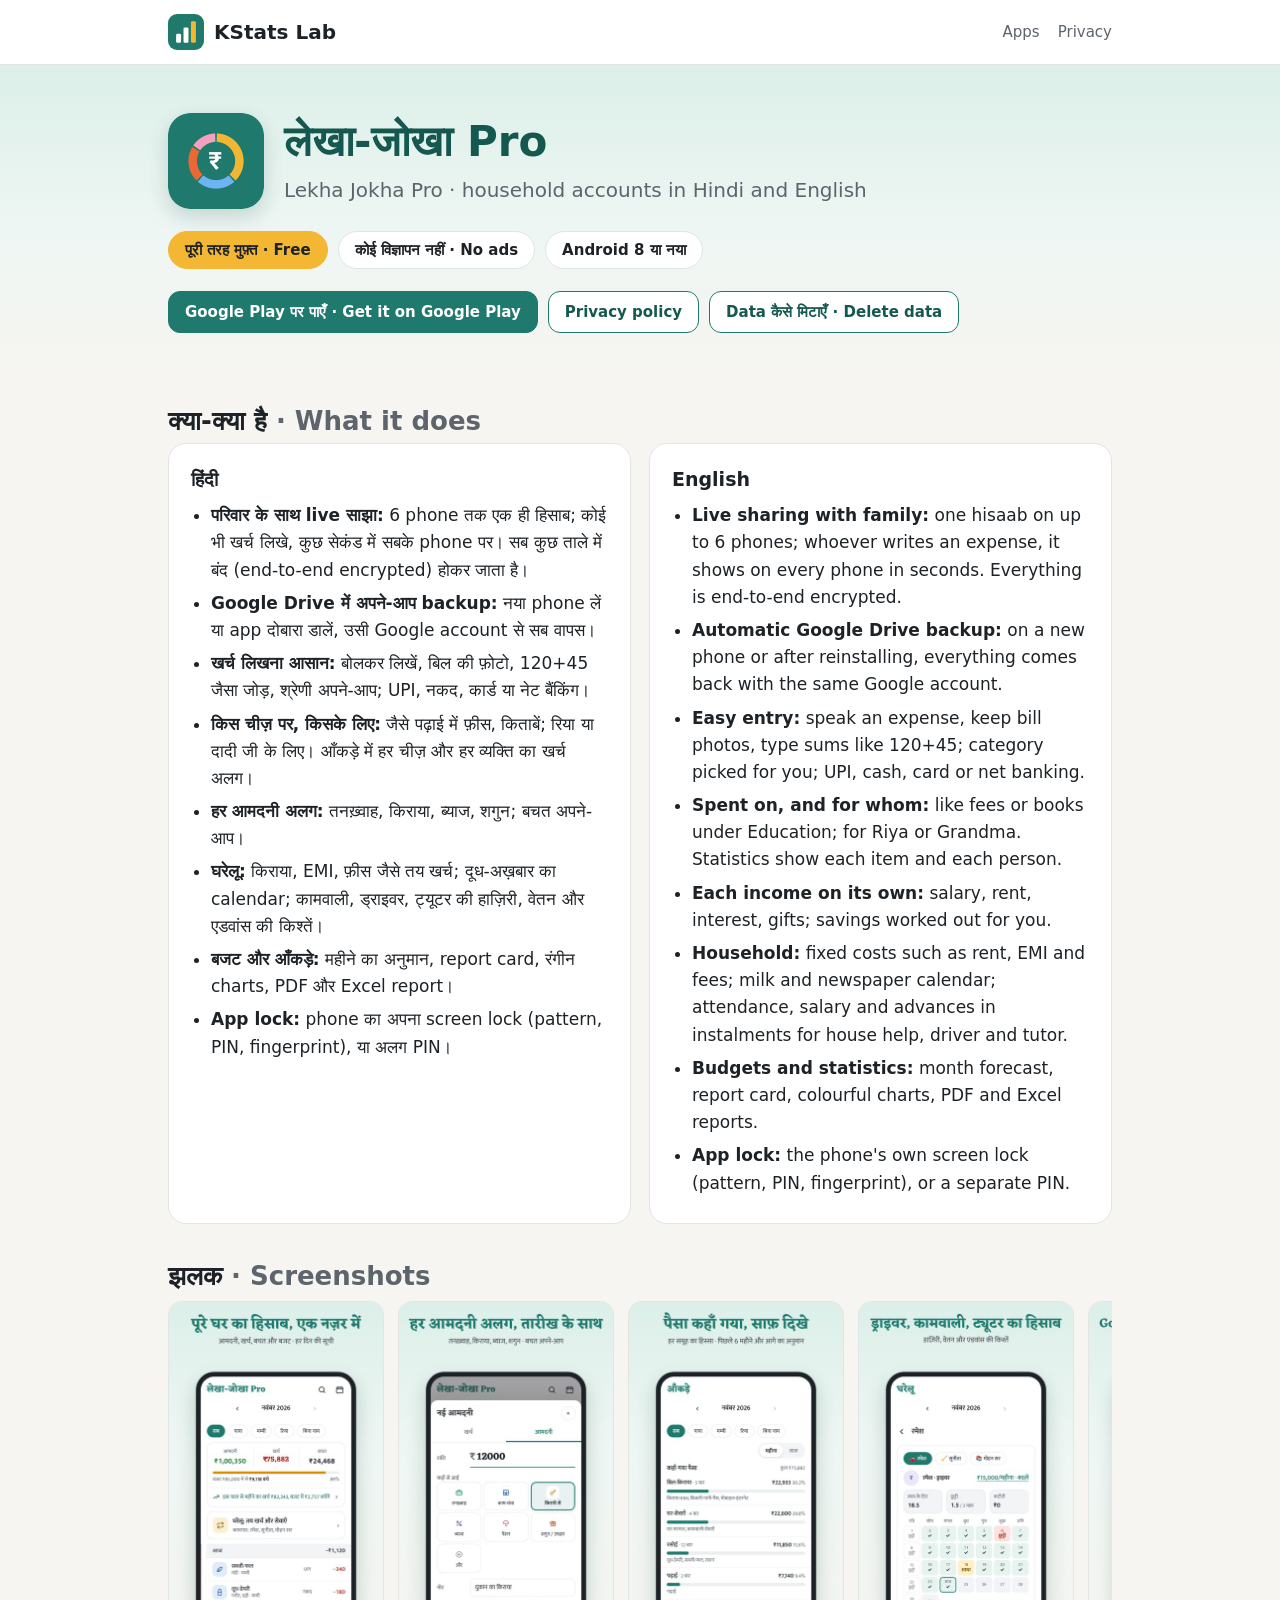
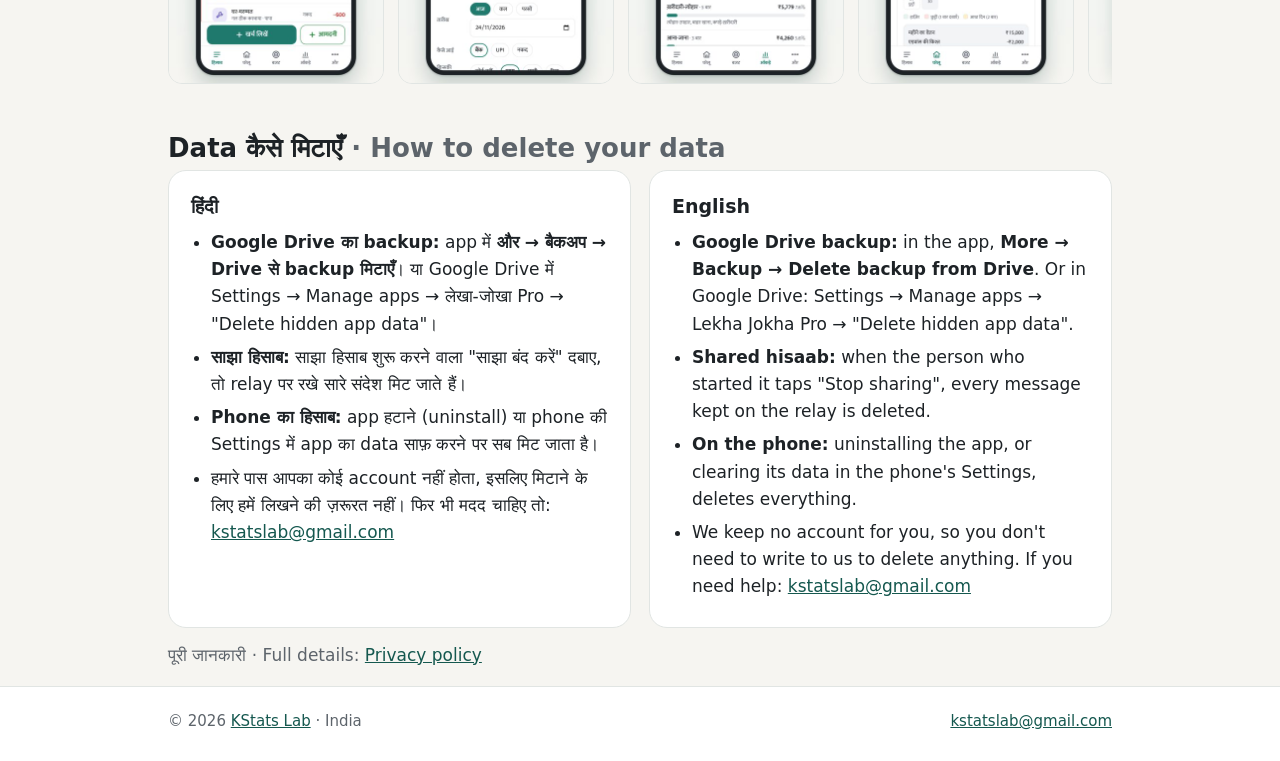
<file: lekha-jokha/index.html>
<!doctype html>
<html lang="hi">
<head>
<meta charset="utf-8">
<meta name="viewport" content="width=device-width, initial-scale=1">
<title>लेखा-जोखा Pro — KStats Lab</title>
<meta name="description" content="Lekha Jokha Pro: household accounts in Hindi and English. Budgets, live sharing with family, automatic Google Drive backup. Free, no ads.">
<link rel="icon" href="../img/lekha-jokha.png">
<link rel="stylesheet" href="../style.css">
</head>
<body>
<div class="top"><div class="wrap">
  <a class="brand" href="../" aria-label="KStats Lab, home">
    <svg viewBox="0 0 40 40" aria-hidden="true"><rect width="40" height="40" rx="10" fill="#1f7a6d"/><rect x="9" y="22" width="5.5" height="10" rx="1.5" fill="#fff"/><rect x="17.25" y="15" width="5.5" height="17" rx="1.5" fill="#fff"/><rect x="25.5" y="8" width="5.5" height="24" rx="1.5" fill="#f4b733"/></svg>
    KStats Lab
  </a>
  <nav aria-label="Main"><a href="../#apps">Apps</a><a href="privacy.html">Privacy</a></nav>
</div></div>

<section class="hero"><div class="wrap">
  <div class="app-head">
    <img src="../img/lekha-jokha.png" alt="लेखा-जोखा Pro icon" width="96" height="96">
    <div>
      <h1>लेखा-जोखा Pro</h1>
      <p class="en" lang="en">Lekha Jokha Pro · household accounts in Hindi and English</p>
    </div>
  </div>
  <ul class="pills">
    <li>पूरी तरह मुफ़्त · Free</li>
    <li>कोई विज्ञापन नहीं · No ads</li>
    <li>Android 8 या नया</li>
  </ul>
  <div class="actions" style="display:flex;flex-wrap:wrap;gap:10px;margin-top:22px">
    <a class="btn primary" href="https://play.google.com/store/apps/details?id=io.github.kapilstats.gharkahisaab">Google Play पर पाएँ · Get it on Google Play</a>
    <a class="btn" href="privacy.html">Privacy policy</a>
    <a class="btn" href="#delete">Data कैसे मिटाएँ · Delete data</a>
  </div>
</div></section>

<main class="wrap">
  <h2>क्या-क्या है <span class="muted" lang="en">· What it does</span></h2>
  <div class="two">
    <div class="box">
      <h3>हिंदी</h3>
      <ul>
        <li><b>परिवार के साथ live साझा:</b> 6 phone तक एक ही हिसाब; कोई भी खर्च लिखे, कुछ सेकंड में सबके phone पर। सब कुछ ताले में बंद (end-to-end encrypted) होकर जाता है।</li>
        <li><b>Google Drive में अपने-आप backup:</b> नया phone लें या app दोबारा डालें, उसी Google account से सब वापस।</li>
        <li><b>खर्च लिखना आसान:</b> बोलकर लिखें, बिल की फ़ोटो, 120+45 जैसा जोड़, श्रेणी अपने-आप; UPI, नकद, कार्ड या नेट बैंकिंग।</li>
        <li><b>किस चीज़ पर, किसके लिए:</b> जैसे पढ़ाई में फ़ीस, किताबें; रिया या दादी जी के लिए। आँकड़े में हर चीज़ और हर व्यक्ति का खर्च अलग।</li>
        <li><b>हर आमदनी अलग:</b> तनख़्वाह, किराया, ब्याज, शगुन; बचत अपने-आप।</li>
        <li><b>घरेलू:</b> किराया, EMI, फ़ीस जैसे तय खर्च; दूध-अख़बार का calendar; कामवाली, ड्राइवर, ट्यूटर की हाज़िरी, वेतन और एडवांस की किश्तें।</li>
        <li><b>बजट और आँकड़े:</b> महीने का अनुमान, report card, रंगीन charts, PDF और Excel report।</li>
        <li><b>App lock:</b> phone का अपना screen lock (pattern, PIN, fingerprint), या अलग PIN।</li>
      </ul>
    </div>
    <div class="box" lang="en">
      <h3>English</h3>
      <ul>
        <li><b>Live sharing with family:</b> one hisaab on up to 6 phones; whoever writes an expense, it shows on every phone in seconds. Everything is end-to-end encrypted.</li>
        <li><b>Automatic Google Drive backup:</b> on a new phone or after reinstalling, everything comes back with the same Google account.</li>
        <li><b>Easy entry:</b> speak an expense, keep bill photos, type sums like 120+45; category picked for you; UPI, cash, card or net banking.</li>
        <li><b>Spent on, and for whom:</b> like fees or books under Education; for Riya or Grandma. Statistics show each item and each person.</li>
        <li><b>Each income on its own:</b> salary, rent, interest, gifts; savings worked out for you.</li>
        <li><b>Household:</b> fixed costs such as rent, EMI and fees; milk and newspaper calendar; attendance, salary and advances in instalments for house help, driver and tutor.</li>
        <li><b>Budgets and statistics:</b> month forecast, report card, colourful charts, PDF and Excel reports.</li>
        <li><b>App lock:</b> the phone's own screen lock (pattern, PIN, fingerprint), or a separate PIN.</li>
      </ul>
    </div>
  </div>

  <h2>झलक <span class="muted" lang="en">· Screenshots</span></h2>
  <div class="shots" tabindex="0" aria-label="Screenshots">
    <img src="shots/1-home.jpg" alt="होम: आमदनी, खर्च, बचत और तारीख-वार सूची" width="216" height="384" loading="lazy">
    <img src="shots/3-inc.jpg" alt="नई आमदनी लिखना" width="216" height="384" loading="lazy">
    <img src="shots/4-stats.jpg" alt="आँकड़े: श्रेणी-वार खर्च" width="216" height="384" loading="lazy">
    <img src="shots/6-helper.jpg" alt="कामवाली और ड्राइवर की हाज़िरी और वेतन" width="216" height="384" loading="lazy">
    <img src="shots/8-more.jpg" alt="और: Google Drive backup और साझा हिसाब" width="216" height="384" loading="lazy">
  </div>

  <h2 id="delete">Data कैसे मिटाएँ <span class="muted" lang="en">· How to delete your data</span></h2>
  <div class="two">
    <div class="box">
      <h3>हिंदी</h3>
      <ul>
        <li><b>Google Drive का backup:</b> app में <b>और → बैकअप → Drive से backup मिटाएँ</b>। या Google Drive में Settings → Manage apps → लेखा-जोखा Pro → "Delete hidden app data"।</li>
        <li><b>साझा हिसाब:</b> साझा हिसाब शुरू करने वाला "साझा बंद करें" दबाए, तो relay पर रखे सारे संदेश मिट जाते हैं।</li>
        <li><b>Phone का हिसाब:</b> app हटाने (uninstall) या phone की Settings में app का data साफ़ करने पर सब मिट जाता है।</li>
        <li>हमारे पास आपका कोई account नहीं होता, इसलिए मिटाने के लिए हमें लिखने की ज़रूरत नहीं। फिर भी मदद चाहिए तो: <a href="mailto:kstatslab@gmail.com">kstatslab@gmail.com</a></li>
      </ul>
    </div>
    <div class="box" lang="en">
      <h3>English</h3>
      <ul>
        <li><b>Google Drive backup:</b> in the app, <b>More → Backup → Delete backup from Drive</b>. Or in Google Drive: Settings → Manage apps → Lekha Jokha Pro → "Delete hidden app data".</li>
        <li><b>Shared hisaab:</b> when the person who started it taps "Stop sharing", every message kept on the relay is deleted.</li>
        <li><b>On the phone:</b> uninstalling the app, or clearing its data in the phone's Settings, deletes everything.</li>
        <li>We keep no account for you, so you don't need to write to us to delete anything. If you need help: <a href="mailto:kstatslab@gmail.com">kstatslab@gmail.com</a></li>
      </ul>
    </div>
  </div>
  <p class="muted" style="margin-top:14px">पूरी जानकारी · Full details: <a href="privacy.html">Privacy policy</a></p>
</main>

<footer><div class="wrap">
  <p>© 2026 <a href="../">KStats Lab</a> · India</p>
  <p><a href="mailto:kstatslab@gmail.com">kstatslab@gmail.com</a></p>
</div></footer>
</body>
</html>
</file>
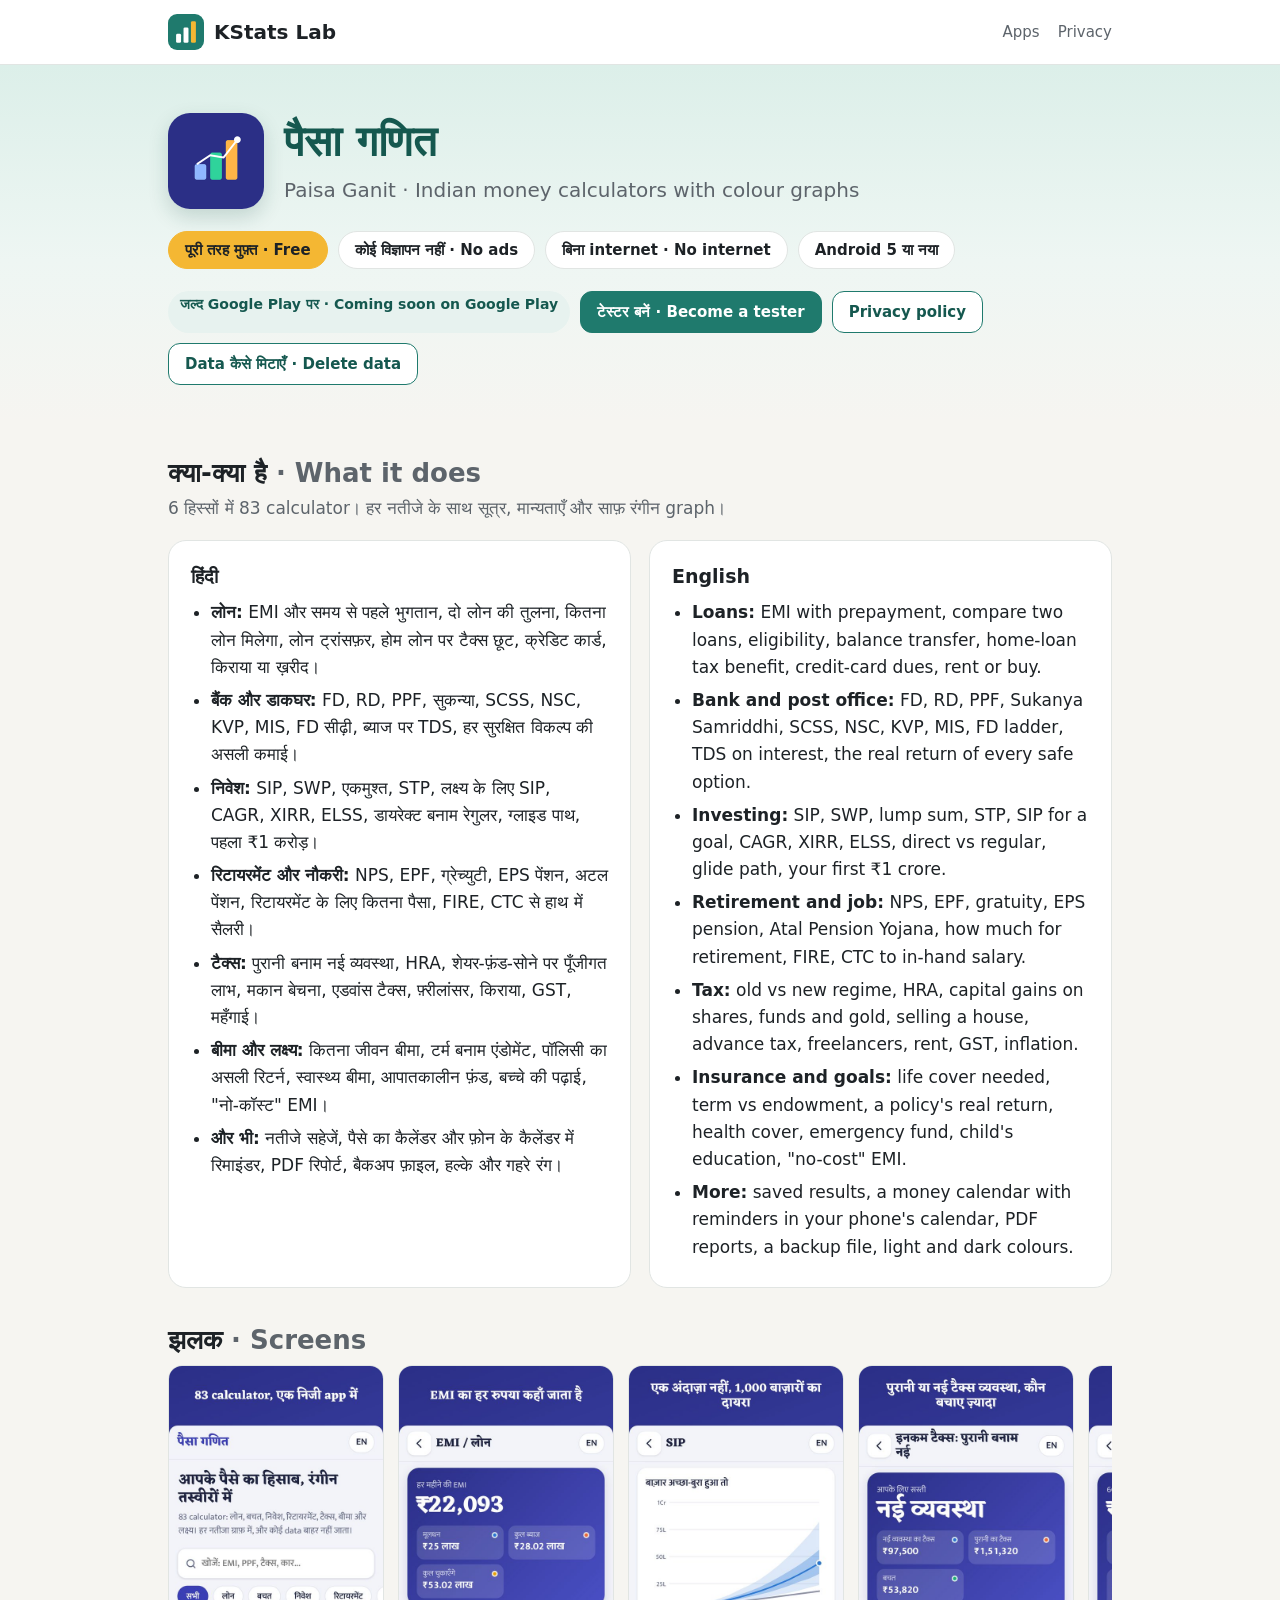
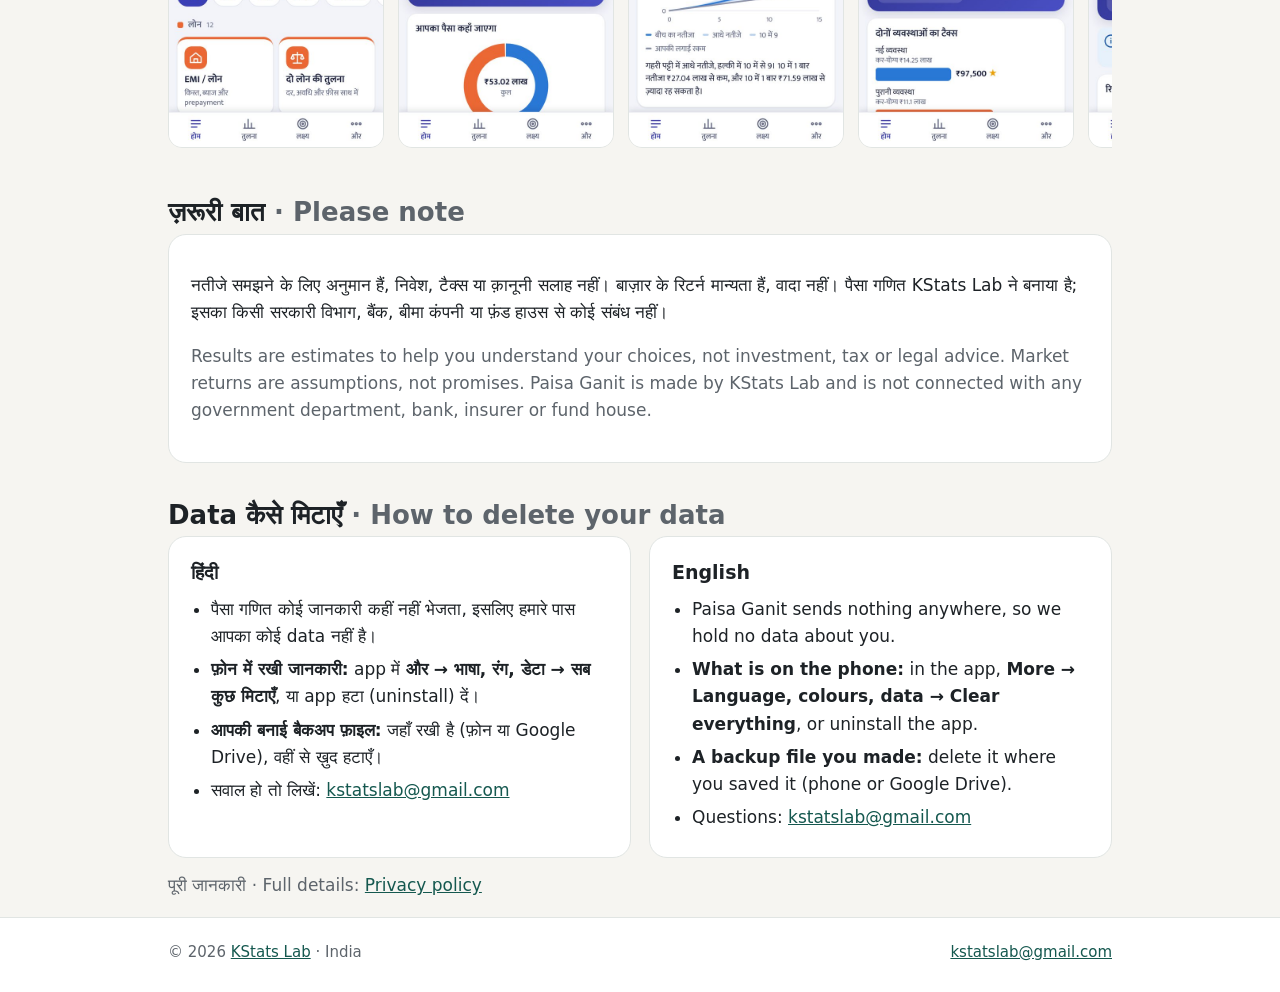
<file: paisa-ganit/index.html>
<!doctype html>
<html lang="hi">
<head>
<meta charset="utf-8">
<meta name="viewport" content="width=device-width, initial-scale=1">
<title>पैसा गणित — KStats Lab</title>
<meta name="description" content="Paisa Ganit: 83 Indian money calculators with colour graphs, in Hindi and English. Loans, FD, PPF, SIP, NPS, income tax, insurance and goals. Free, no ads, no internet permission.">
<link rel="icon" href="../img/paisa-ganit.png">
<link rel="stylesheet" href="../style.css">
</head>
<body>
<div class="top"><div class="wrap">
  <a class="brand" href="../" aria-label="KStats Lab, home">
    <svg viewBox="0 0 40 40" aria-hidden="true"><rect width="40" height="40" rx="10" fill="#1f7a6d"/><rect x="9" y="22" width="5.5" height="10" rx="1.5" fill="#fff"/><rect x="17.25" y="15" width="5.5" height="17" rx="1.5" fill="#fff"/><rect x="25.5" y="8" width="5.5" height="24" rx="1.5" fill="#f4b733"/></svg>
    KStats Lab
  </a>
  <nav aria-label="Main"><a href="../#apps">Apps</a><a href="privacy.html">Privacy</a></nav>
</div></div>

<section class="hero"><div class="wrap">
  <div class="app-head">
    <img src="../img/paisa-ganit.png" alt="पैसा गणित icon" width="96" height="96">
    <div>
      <h1>पैसा गणित</h1>
      <p class="en" lang="en">Paisa Ganit · Indian money calculators with colour graphs</p>
    </div>
  </div>
  <ul class="pills">
    <li>पूरी तरह मुफ़्त · Free</li>
    <li>कोई विज्ञापन नहीं · No ads</li>
    <li>बिना internet · No internet</li>
    <li>Android 5 या नया</li>
  </ul>
  <div class="actions" style="display:flex;flex-wrap:wrap;gap:10px;margin-top:22px">
    <span class="badge">जल्द Google Play पर · Coming soon on Google Play</span>
    <a class="btn primary" href="../testers/">टेस्टर बनें · Become a tester</a>
    <a class="btn" href="privacy.html">Privacy policy</a>
    <a class="btn" href="#delete">Data कैसे मिटाएँ · Delete data</a>
  </div>
</div></section>

<main class="wrap">
  <h2>क्या-क्या है <span class="muted" lang="en">· What it does</span></h2>
  <p class="sub">6 हिस्सों में 83 calculator। हर नतीजे के साथ सूत्र, मान्यताएँ और साफ़ रंगीन graph।</p>
  <div class="two">
    <div class="box">
      <h3>हिंदी</h3>
      <ul>
        <li><b>लोन:</b> EMI और समय से पहले भुगतान, दो लोन की तुलना, कितना लोन मिलेगा, लोन ट्रांसफ़र, होम लोन पर टैक्स छूट, क्रेडिट कार्ड, किराया या ख़रीद।</li>
        <li><b>बैंक और डाकघर:</b> FD, RD, PPF, सुकन्या, SCSS, NSC, KVP, MIS, FD सीढ़ी, ब्याज पर TDS, हर सुरक्षित विकल्प की असली कमाई।</li>
        <li><b>निवेश:</b> SIP, SWP, एकमुश्त, STP, लक्ष्य के लिए SIP, CAGR, XIRR, ELSS, डायरेक्ट बनाम रेगुलर, ग्लाइड पाथ, पहला ₹1 करोड़।</li>
        <li><b>रिटायरमेंट और नौकरी:</b> NPS, EPF, ग्रेच्युटी, EPS पेंशन, अटल पेंशन, रिटायरमेंट के लिए कितना पैसा, FIRE, CTC से हाथ में सैलरी।</li>
        <li><b>टैक्स:</b> पुरानी बनाम नई व्यवस्था, HRA, शेयर-फ़ंड-सोने पर पूँजीगत लाभ, मकान बेचना, एडवांस टैक्स, फ़्रीलांसर, किराया, GST, महँगाई।</li>
        <li><b>बीमा और लक्ष्य:</b> कितना जीवन बीमा, टर्म बनाम एंडोमेंट, पॉलिसी का असली रिटर्न, स्वास्थ्य बीमा, आपातकालीन फ़ंड, बच्चे की पढ़ाई, "नो-कॉस्ट" EMI।</li>
        <li><b>और भी:</b> नतीजे सहेजें, पैसे का कैलेंडर और फ़ोन के कैलेंडर में रिमाइंडर, PDF रिपोर्ट, बैकअप फ़ाइल, हल्के और गहरे रंग।</li>
      </ul>
    </div>
    <div class="box" lang="en">
      <h3>English</h3>
      <ul>
        <li><b>Loans:</b> EMI with prepayment, compare two loans, eligibility, balance transfer, home-loan tax benefit, credit-card dues, rent or buy.</li>
        <li><b>Bank and post office:</b> FD, RD, PPF, Sukanya Samriddhi, SCSS, NSC, KVP, MIS, FD ladder, TDS on interest, the real return of every safe option.</li>
        <li><b>Investing:</b> SIP, SWP, lump sum, STP, SIP for a goal, CAGR, XIRR, ELSS, direct vs regular, glide path, your first ₹1 crore.</li>
        <li><b>Retirement and job:</b> NPS, EPF, gratuity, EPS pension, Atal Pension Yojana, how much for retirement, FIRE, CTC to in-hand salary.</li>
        <li><b>Tax:</b> old vs new regime, HRA, capital gains on shares, funds and gold, selling a house, advance tax, freelancers, rent, GST, inflation.</li>
        <li><b>Insurance and goals:</b> life cover needed, term vs endowment, a policy's real return, health cover, emergency fund, child's education, "no-cost" EMI.</li>
        <li><b>More:</b> saved results, a money calendar with reminders in your phone's calendar, PDF reports, a backup file, light and dark colours.</li>
      </ul>
    </div>
  </div>

  <h2>झलक <span class="muted" lang="en">· Screens</span></h2>
  <div class="shots">
    <img src="shots/1-home.jpg" alt="Home: calculator groups" width="216" height="384" loading="lazy">
    <img src="shots/2-emi.jpg" alt="EMI with prepayment" width="216" height="384" loading="lazy">
    <img src="shots/3-sip.jpg" alt="SIP with range of outcomes" width="216" height="384" loading="lazy">
    <img src="shots/4-tax.jpg" alt="Income tax: old vs new regime" width="216" height="384" loading="lazy">
    <img src="shots/5-retire.jpg" alt="How much for retirement" width="216" height="384" loading="lazy">
    <img src="shots/6-calendar.jpg" alt="Money calendar" width="216" height="384" loading="lazy">
  </div>

  <h2>ज़रूरी बात <span class="muted" lang="en">· Please note</span></h2>
  <div class="box">
    <p>नतीजे समझने के लिए अनुमान हैं, निवेश, टैक्स या क़ानूनी सलाह नहीं। बाज़ार के रिटर्न मान्यता हैं, वादा नहीं। पैसा गणित KStats Lab ने बनाया है; इसका किसी सरकारी विभाग, बैंक, बीमा कंपनी या फ़ंड हाउस से कोई संबंध नहीं।</p>
    <p class="muted" lang="en" style="margin-top:8px">Results are estimates to help you understand your choices, not investment, tax or legal advice. Market returns are assumptions, not promises. Paisa Ganit is made by KStats Lab and is not connected with any government department, bank, insurer or fund house.</p>
  </div>

  <h2 id="delete">Data कैसे मिटाएँ <span class="muted" lang="en">· How to delete your data</span></h2>
  <div class="two">
    <div class="box">
      <h3>हिंदी</h3>
      <ul>
        <li>पैसा गणित कोई जानकारी कहीं नहीं भेजता, इसलिए हमारे पास आपका कोई data नहीं है।</li>
        <li><b>फ़ोन में रखी जानकारी:</b> app में <b>और → भाषा, रंग, डेटा → सब कुछ मिटाएँ</b>, या app हटा (uninstall) दें।</li>
        <li><b>आपकी बनाई बैकअप फ़ाइल:</b> जहाँ रखी है (फ़ोन या Google Drive), वहीं से ख़ुद हटाएँ।</li>
        <li>सवाल हो तो लिखें: <a href="mailto:kstatslab@gmail.com">kstatslab@gmail.com</a></li>
      </ul>
    </div>
    <div class="box" lang="en">
      <h3>English</h3>
      <ul>
        <li>Paisa Ganit sends nothing anywhere, so we hold no data about you.</li>
        <li><b>What is on the phone:</b> in the app, <b>More → Language, colours, data → Clear everything</b>, or uninstall the app.</li>
        <li><b>A backup file you made:</b> delete it where you saved it (phone or Google Drive).</li>
        <li>Questions: <a href="mailto:kstatslab@gmail.com">kstatslab@gmail.com</a></li>
      </ul>
    </div>
  </div>
  <p class="muted" style="margin-top:14px">पूरी जानकारी · Full details: <a href="privacy.html">Privacy policy</a></p>
</main>

<footer><div class="wrap">
  <p>© 2026 <a href="../">KStats Lab</a> · India</p>
  <p><a href="mailto:kstatslab@gmail.com">kstatslab@gmail.com</a></p>
</div></footer>
</body>
</html>
</file>
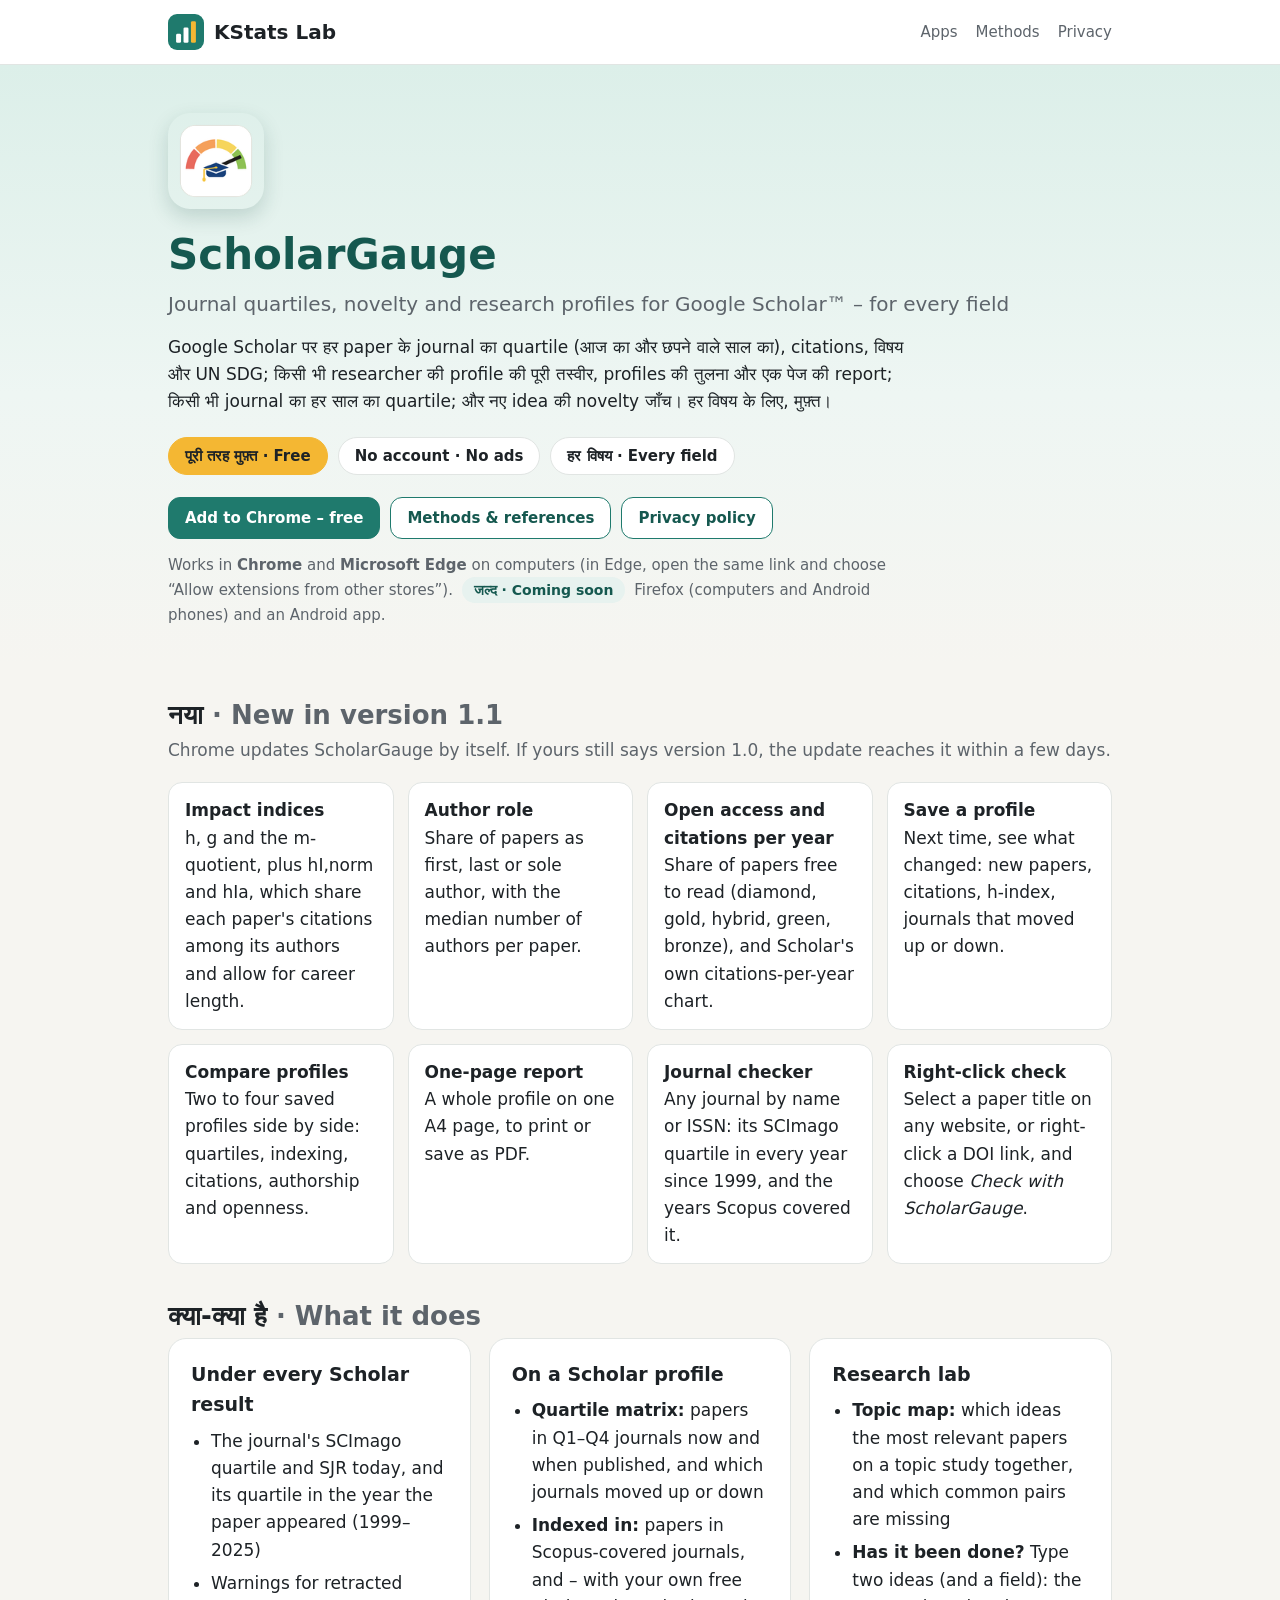
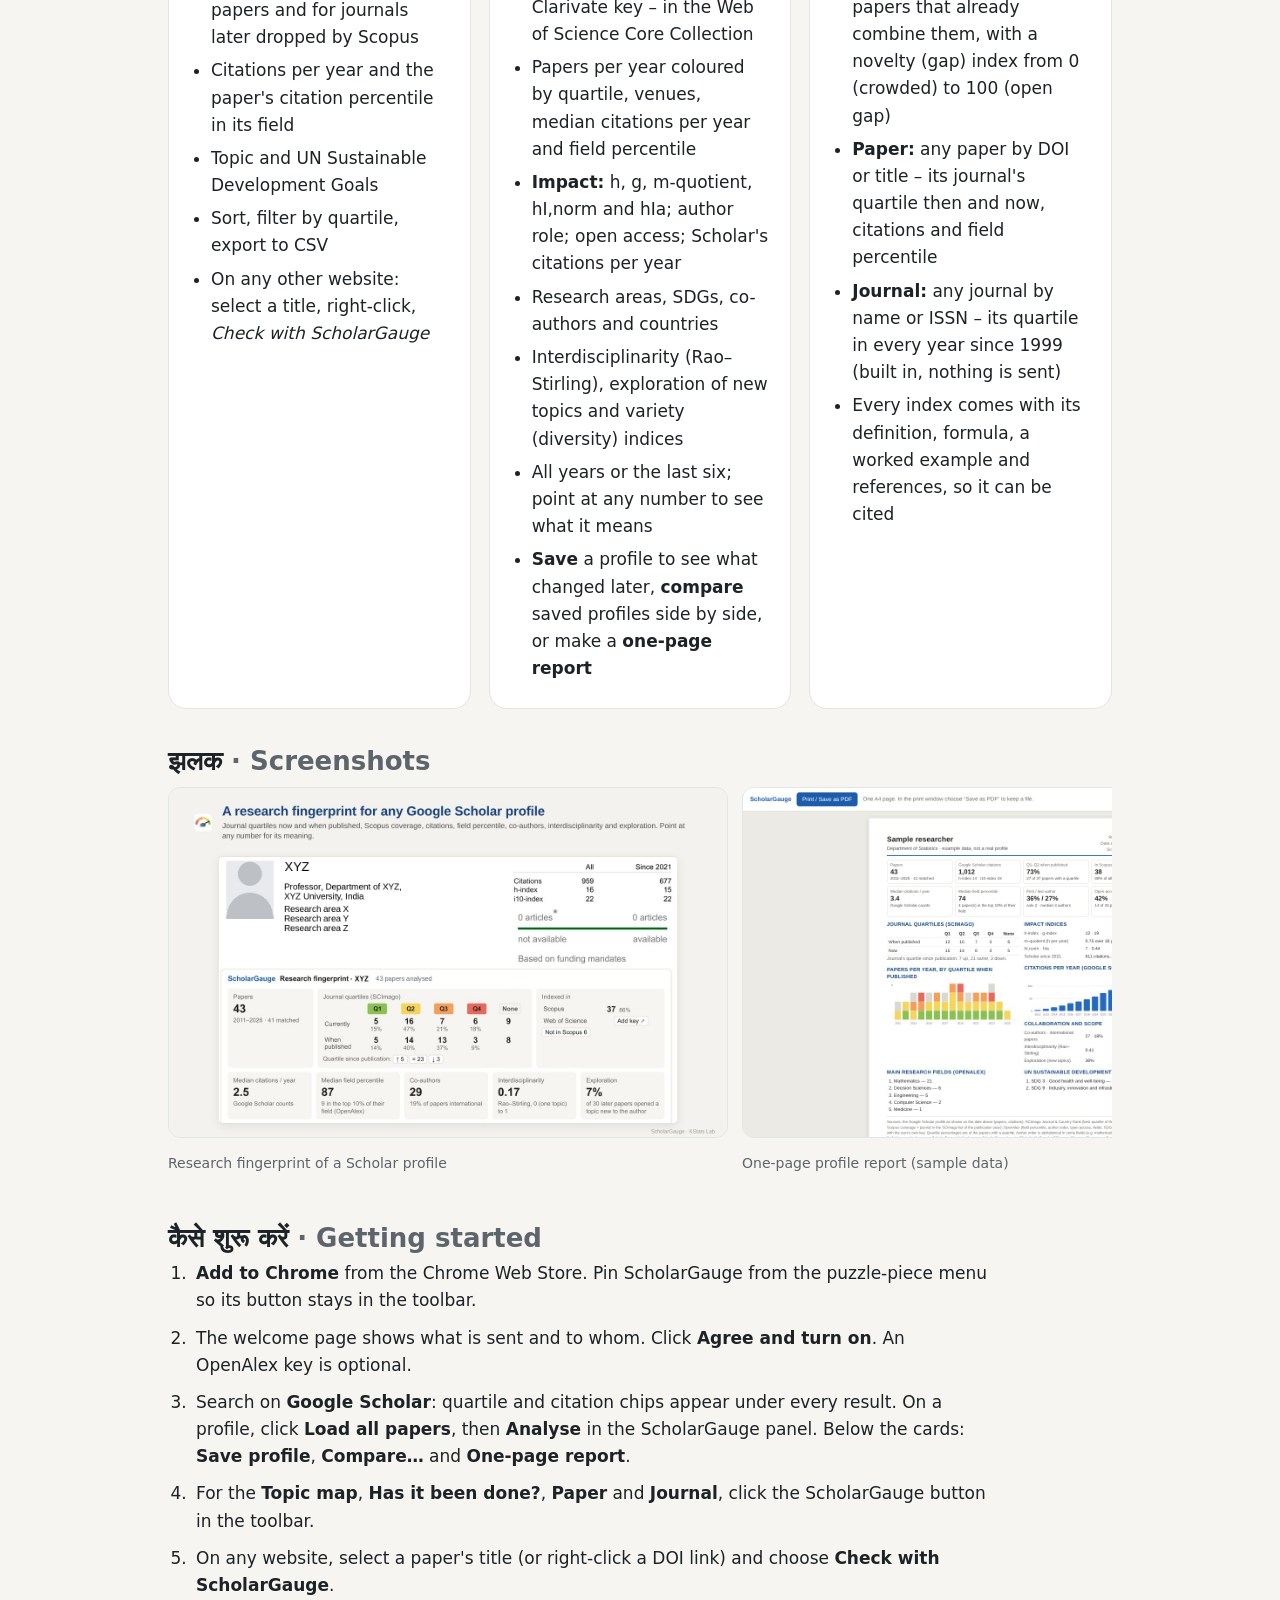
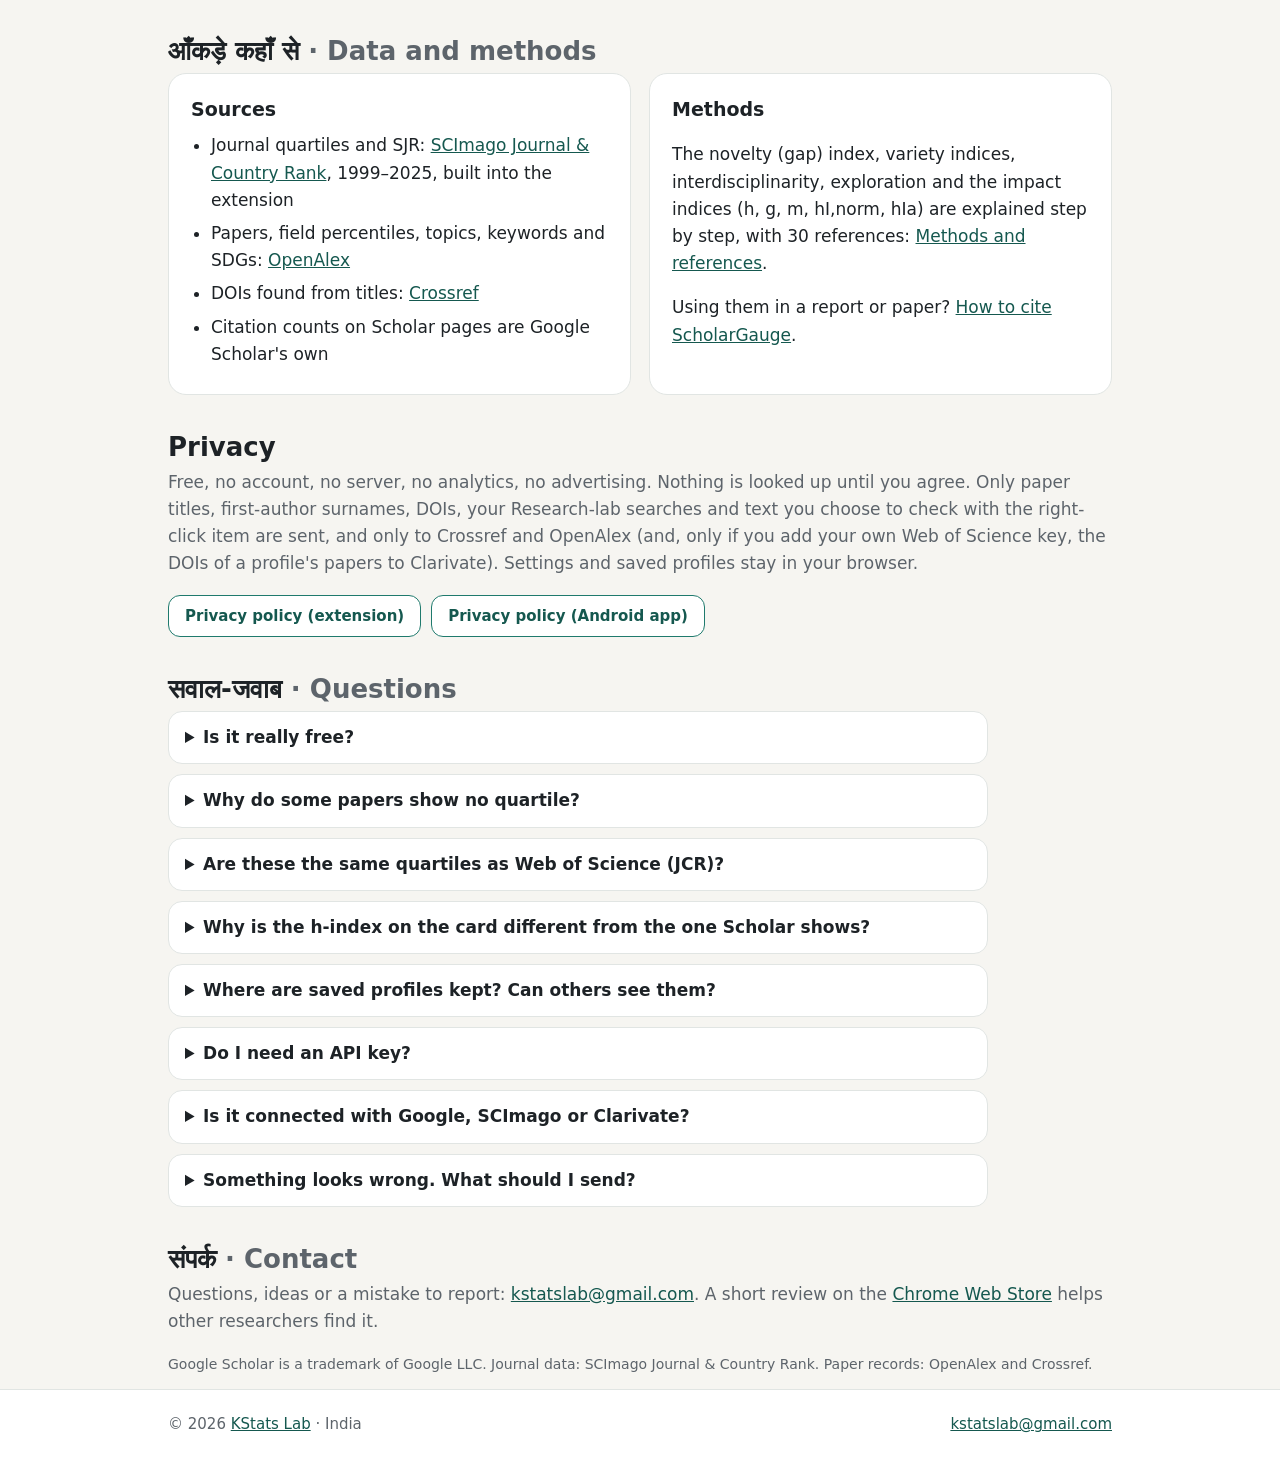
<file: scholargauge/index.html>
<!doctype html>
<html lang="en">
<head>
<meta charset="utf-8">
<meta name="viewport" content="width=device-width, initial-scale=1">
<title>ScholarGauge — KStats Lab</title>
<meta name="description" content="ScholarGauge: journal quartiles now and when published, citations, UN SDGs, research fingerprints with h, g and author-normalised indices, profile comparison, one-page reports, a journal checker and a novelty index for Google Scholar, for every field. Free, no account, no ads.">
<meta property="og:title" content="ScholarGauge – journal quartiles and research profiles for Google Scholar">
<meta property="og:description" content="Free browser extension by KStats Lab: SCImago quartile now and when published, research fingerprint of any Scholar profile, profile comparison and reports, a journal checker and a novelty index. Every field.">
<meta property="og:image" content="https://kstatslab.github.io/scholargauge/shots/1-fingerprint.jpg">
<meta property="og:url" content="https://kstatslab.github.io/scholargauge/">
<meta property="og:type" content="website">
<link rel="icon" href="../img/scholargauge.png">
<link rel="stylesheet" href="../style.css">
</head>
<body>
<div class="top"><div class="wrap">
  <a class="brand" href="../" aria-label="KStats Lab, home">
    <svg viewBox="0 0 40 40" aria-hidden="true"><rect width="40" height="40" rx="10" fill="#1f7a6d"/><rect x="9" y="22" width="5.5" height="10" rx="1.5" fill="#fff"/><rect x="17.25" y="15" width="5.5" height="17" rx="1.5" fill="#fff"/><rect x="25.5" y="8" width="5.5" height="24" rx="1.5" fill="#f4b733"/></svg>
    KStats Lab
  </a>
  <nav aria-label="Main"><a href="../#apps">Apps</a><a href="methods.html">Methods</a><a href="privacy.html">Privacy</a></nav>
</div></div>

<section class="hero"><div class="wrap">
  <div class="app-head">
    <img src="../img/scholargauge.png" alt="ScholarGauge icon" width="96" height="96">
    <div>
      <h1>ScholarGauge</h1>
      <p class="en">Journal quartiles, novelty and research profiles for Google Scholar™ – for every field</p>
    </div>
  </div>
  <p class="hi" lang="hi">Google Scholar पर हर paper के journal का quartile (आज का और छपने वाले साल का), citations, विषय और UN SDG;
    किसी भी researcher की profile की पूरी तस्वीर, profiles की तुलना और एक पेज की report; किसी भी journal का हर साल का quartile;
    और नए idea की novelty जाँच। हर विषय के लिए, मुफ़्त।</p>
  <ul class="pills">
    <li lang="hi">पूरी तरह मुफ़्त · Free</li>
    <li>No account · No ads</li>
    <li lang="hi">हर विषय · Every field</li>
  </ul>
  <div class="actions hero-actions">
    <a class="btn primary" href="https://chromewebstore.google.com/detail/nhcagmfnfgnlndmandhoadnfkcjggmgg" target="_blank" rel="noopener">Add to Chrome – free</a>
    <a class="btn" href="methods.html">Methods &amp; references</a>
    <a class="btn" href="privacy.html">Privacy policy</a>
  </div>
  <p class="note">Works in <b>Chrome</b> and <b>Microsoft Edge</b> on computers (in Edge, open the same link and choose
    “Allow extensions from other stores”). <span class="badge" lang="hi">जल्द · Coming soon</span> Firefox (computers and
    Android phones) and an Android app.</p>
</div></section>

<main class="wrap">
  <h2>नया <span class="muted">· New in version 1.1</span></h2>
  <p class="sub">Chrome updates ScholarGauge by itself. If yours still says version 1.0, the update reaches it within a few days.</p>
  <ul class="promise">
    <li><b>Impact indices</b>h, g and the m-quotient, plus hI,norm and hIa, which share each paper's citations among its authors and allow for career length.</li>
    <li><b>Author role</b>Share of papers as first, last or sole author, with the median number of authors per paper.</li>
    <li><b>Open access and citations per year</b>Share of papers free to read (diamond, gold, hybrid, green, bronze), and Scholar's own citations-per-year chart.</li>
    <li><b>Save a profile</b>Next time, see what changed: new papers, citations, h-index, journals that moved up or down.</li>
    <li><b>Compare profiles</b>Two to four saved profiles side by side: quartiles, indexing, citations, authorship and openness.</li>
    <li><b>One-page report</b>A whole profile on one A4 page, to print or save as PDF.</li>
    <li><b>Journal checker</b>Any journal by name or ISSN: its SCImago quartile in every year since 1999, and the years Scopus covered it.</li>
    <li><b>Right-click check</b>Select a paper title on any website, or right-click a DOI link, and choose <i>Check with ScholarGauge</i>.</li>
  </ul>

  <h2>क्या-क्या है <span class="muted">· What it does</span></h2>
  <div class="three">
    <div class="box">
      <h3>Under every Scholar result</h3>
      <ul>
        <li>The journal's SCImago quartile and SJR today, and its quartile in the year the paper appeared (1999–2025)</li>
        <li>Warnings for retracted papers and for journals later dropped by Scopus</li>
        <li>Citations per year and the paper's citation percentile in its field</li>
        <li>Topic and UN Sustainable Development Goals</li>
        <li>Sort, filter by quartile, export to CSV</li>
        <li>On any other website: select a title, right-click, <i>Check with ScholarGauge</i></li>
      </ul>
    </div>
    <div class="box">
      <h3>On a Scholar profile</h3>
      <ul>
        <li><b>Quartile matrix:</b> papers in Q1–Q4 journals now and when published, and which journals moved up or down</li>
        <li><b>Indexed in:</b> papers in Scopus-covered journals, and – with your own free Clarivate key – in the Web of Science Core Collection</li>
        <li>Papers per year coloured by quartile, venues, median citations per year and field percentile</li>
        <li><b>Impact:</b> h, g, m-quotient, hI,norm and hIa; author role; open access; Scholar's citations per year</li>
        <li>Research areas, SDGs, co-authors and countries</li>
        <li>Interdisciplinarity (Rao–Stirling), exploration of new topics and variety (diversity) indices</li>
        <li>All years or the last six; point at any number to see what it means</li>
        <li><b>Save</b> a profile to see what changed later, <b>compare</b> saved profiles side by side, or make a <b>one-page report</b></li>
      </ul>
    </div>
    <div class="box">
      <h3>Research lab</h3>
      <ul>
        <li><b>Topic map:</b> which ideas the most relevant papers on a topic study together, and which common pairs are missing</li>
        <li><b>Has it been done?</b> Type two ideas (and a field): the papers that already combine them, with a novelty (gap) index from 0 (crowded) to 100 (open gap)</li>
        <li><b>Paper:</b> any paper by DOI or title – its journal's quartile then and now, citations and field percentile</li>
        <li><b>Journal:</b> any journal by name or ISSN – its quartile in every year since 1999 (built in, nothing is sent)</li>
        <li>Every index comes with its definition, formula, a worked example and references, so it can be cited</li>
      </ul>
    </div>
  </div>

  <h2>झलक <span class="muted">· Screenshots</span></h2>
  <div class="shots wide" tabindex="0" aria-label="Screenshots (tap one to see it full size)">
    <figure><a href="shots/1-fingerprint.jpg"><img src="shots/1-fingerprint.jpg" alt="Research fingerprint of a Google Scholar profile: papers, quartile matrix, Scopus and Web of Science, citations, co-authors, interdisciplinarity" width="1280" height="800" loading="lazy"></a>
      <figcaption>Research fingerprint of a Scholar profile</figcaption></figure>
    <figure><a href="shots/6-report.jpg"><img src="shots/6-report.jpg" alt="One-page report of a research profile: key figures, journal quartiles, papers per year, impact indices, citations per year, fields and SDGs" width="1280" height="800" loading="lazy"></a>
      <figcaption>One-page profile report (sample data)</figcaption></figure>
    <figure><a href="shots/7-compare.jpg"><img src="shots/7-compare.jpg" alt="Two saved profiles compared side by side: quartile mix, indexing, citations, h, g, m, hI,norm and hIa" width="1280" height="800" loading="lazy"></a>
      <figcaption>Saved profiles compared side by side (sample data)</figcaption></figure>
    <figure><a href="shots/8-journal.jpg"><img src="shots/8-journal.jpg" alt="Journal checker: a journal's best SCImago quartile in every year from 1999 to 2025, subject categories and facts" width="1280" height="800" loading="lazy"></a>
      <figcaption>Journal checker: the quartile in every year since 1999</figcaption></figure>
    <figure><a href="shots/2-papers-per-year.jpg"><img src="shots/2-papers-per-year.jpg" alt="Bar chart of papers per year coloured by the journal's quartile in the year of publication, with research areas" width="1280" height="800" loading="lazy"></a>
      <figcaption>Papers per year, by the journal's quartile when published</figcaption></figure>
    <figure><a href="shots/3-areas-sdgs-variety.jpg"><img src="shots/3-areas-sdgs-variety.jpg" alt="UN SDG bars and a table of variety indices for topics, fields, keywords and journals" width="1280" height="800" loading="lazy"></a>
      <figcaption>UN SDGs and variety indices</figcaption></figure>
    <figure><a href="shots/4-methods.jpg"><img src="shots/4-methods.jpg" alt="Methods page with the formula of the novelty (gap) index" width="1280" height="800" loading="lazy"></a>
      <figcaption>Every index defined, with formulas and references</figcaption></figure>
    <figure><a href="shots/5-privacy.jpg"><img src="shots/5-privacy.jpg" alt="Table of what the extension sends and to whom" width="1280" height="800" loading="lazy"></a>
      <figcaption>Nothing is looked up until you agree</figcaption></figure>
  </div>

  <h2>कैसे शुरू करें <span class="muted">· Getting started</span></h2>
  <ol class="steps">
    <li><b>Add to Chrome</b> from the Chrome Web Store. Pin ScholarGauge from the puzzle-piece menu so its button stays in the toolbar.</li>
    <li>The welcome page shows what is sent and to whom. Click <b>Agree and turn on</b>. An OpenAlex key is optional.</li>
    <li>Search on <b>Google Scholar</b>: quartile and citation chips appear under every result. On a profile, click
      <b>Load all papers</b>, then <b>Analyse</b> in the ScholarGauge panel. Below the cards: <b>Save profile</b>,
      <b>Compare…</b> and <b>One-page report</b>.</li>
    <li>For the <b>Topic map</b>, <b>Has it been done?</b>, <b>Paper</b> and <b>Journal</b>, click the ScholarGauge button in the toolbar.</li>
    <li>On any website, select a paper's title (or right-click a DOI link) and choose <b>Check with ScholarGauge</b>.</li>
  </ol>

  <h2>आँकड़े कहाँ से <span class="muted">· Data and methods</span></h2>
  <div class="two">
    <div class="box">
      <h3>Sources</h3>
      <ul>
        <li>Journal quartiles and SJR: <a href="https://www.scimagojr.com" target="_blank" rel="noopener">SCImago Journal &amp; Country Rank</a>, 1999–2025, built into the extension</li>
        <li>Papers, field percentiles, topics, keywords and SDGs: <a href="https://openalex.org" target="_blank" rel="noopener">OpenAlex</a></li>
        <li>DOIs found from titles: <a href="https://www.crossref.org" target="_blank" rel="noopener">Crossref</a></li>
        <li>Citation counts on Scholar pages are Google Scholar's own</li>
      </ul>
    </div>
    <div class="box">
      <h3>Methods</h3>
      <p>The novelty (gap) index, variety indices, interdisciplinarity, exploration and the impact indices (h, g, m, hI,norm,
        hIa) are explained step by step, with 30 references: <a href="methods.html">Methods and references</a>.</p>
      <p>Using them in a report or paper? <a href="methods.html#cite">How to cite ScholarGauge</a>.</p>
    </div>
  </div>

  <h2>Privacy</h2>
  <p class="sub">Free, no account, no server, no analytics, no advertising. Nothing is looked up until you agree. Only paper
    titles, first-author surnames, DOIs, your Research-lab searches and text you choose to check with the right-click item are
    sent, and only to Crossref and OpenAlex (and, only if you add your own Web of Science key, the DOIs of a profile's papers to
    Clarivate). Settings and saved profiles stay in your browser.</p>
  <div class="actions"><a class="btn" href="privacy.html">Privacy policy (extension)</a>
    <a class="btn" href="android-privacy.html">Privacy policy (Android app)</a></div>

  <h2>सवाल-जवाब <span class="muted">· Questions</span></h2>
  <div class="faq">
    <details>
      <summary>Is it really free?</summary>
      <p>Yes. No account, no advertising and no paid version. All KStats Lab apps and extensions are free.</p>
    </details>
    <details>
      <summary>Why do some papers show no quartile?</summary>
      <p>Either the journal was not in SCImago's list in that year (so it was not covered by Scopus then), or the item is a
        book, chapter, conference paper, thesis or preprint, or its title could not be matched to a DOI. Such papers are counted
        under “None” and “not in SJR”.</p>
    </details>
    <details>
      <summary>Are these the same quartiles as Web of Science (JCR)?</summary>
      <p>No. ScholarGauge shows SCImago's best quartile of the journal across its subject categories, which is based on Scopus.
        Clarivate's Journal Citation Reports use other data and can give a different quartile.</p>
    </details>
    <details>
      <summary>Why is the h-index on the card different from the one Scholar shows?</summary>
      <p>The card computes h (and g, m, hI,norm, hIa) from the papers ScholarGauge has read on the page, so click
        <b>Load all papers</b> before <b>Analyse</b>. Scholar's own h-index and i10-index are shown unchanged next to the
        citations-per-year chart.</p>
    </details>
    <details>
      <summary>Where are saved profiles kept? Can others see them?</summary>
      <p>Only in your own browser. They are never sent anywhere, and <b>Delete</b> on the Saved profiles page removes them.</p>
    </details>
    <details>
      <summary>Do I need an API key?</summary>
      <p>No. An OpenAlex key only raises the daily allowance for heavy use. A free Clarivate key (Web of Science Starter API)
        is needed only to count papers in the Web of Science Core Collection.</p>
    </details>
    <details>
      <summary>Is it connected with Google, SCImago or Clarivate?</summary>
      <p>No. ScholarGauge is an independent academic tool by KStats Lab. It is not affiliated with or endorsed by Google,
        SCImago, Elsevier, Clarivate, Crossref or OpenAlex.</p>
    </details>
    <details>
      <summary>Something looks wrong. What should I send?</summary>
      <p>Write to <a href="mailto:kstatslab@gmail.com?subject=ScholarGauge">kstatslab@gmail.com</a> with the link of the
        Scholar page or profile and what you expected to see.</p>
    </details>
  </div>

  <h2 id="contact">संपर्क <span class="muted">· Contact</span></h2>
  <p class="sub">Questions, ideas or a mistake to report: <a href="mailto:kstatslab@gmail.com?subject=ScholarGauge">kstatslab@gmail.com</a>.
    A short review on the <a href="https://chromewebstore.google.com/detail/nhcagmfnfgnlndmandhoadnfkcjggmgg" target="_blank" rel="noopener">Chrome Web Store</a>
    helps other researchers find it.</p>

  <p class="muted small">Google Scholar is a trademark of Google LLC. Journal data: SCImago Journal &amp; Country Rank.
    Paper records: OpenAlex and Crossref.</p>
</main>

<footer><div class="wrap">
  <p>© 2026 <a href="../">KStats Lab</a> · India</p>
  <p><a href="mailto:kstatslab@gmail.com">kstatslab@gmail.com</a></p>
</div></footer>
</body>
</html>
</file>
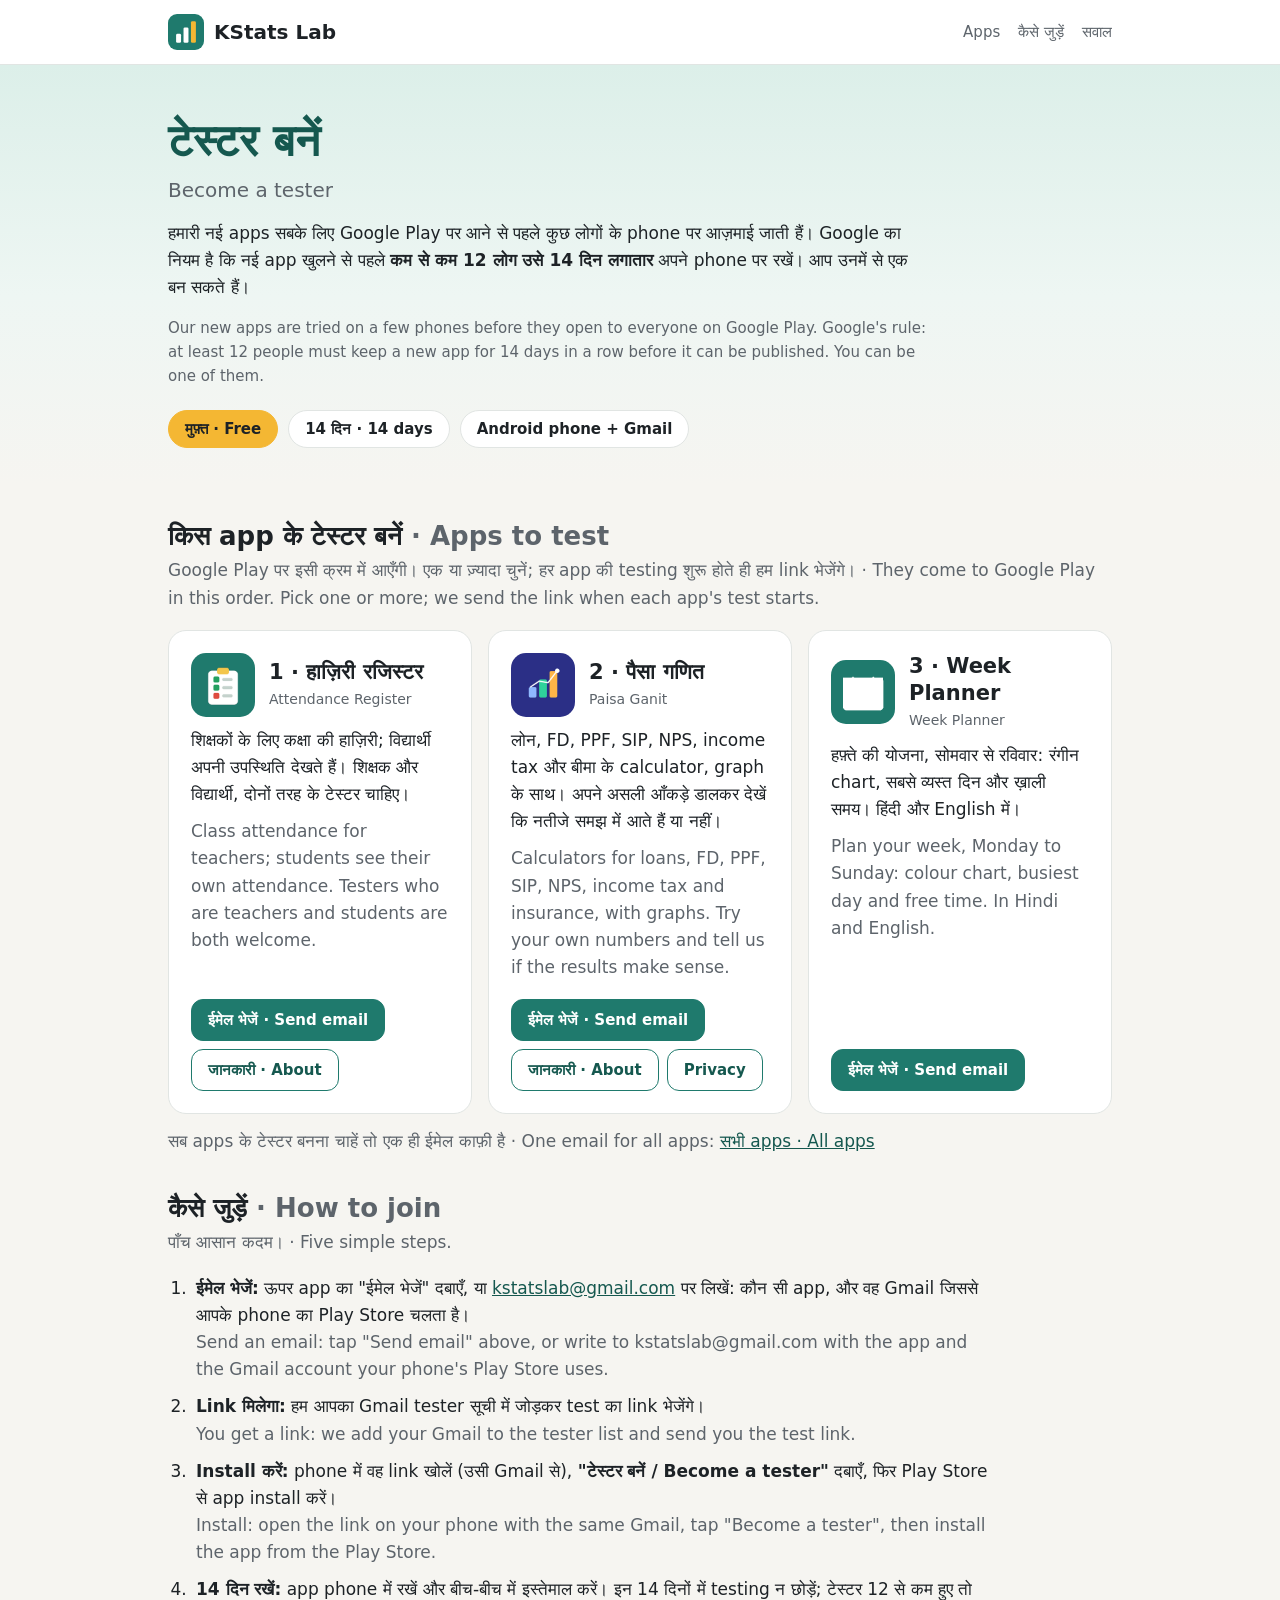
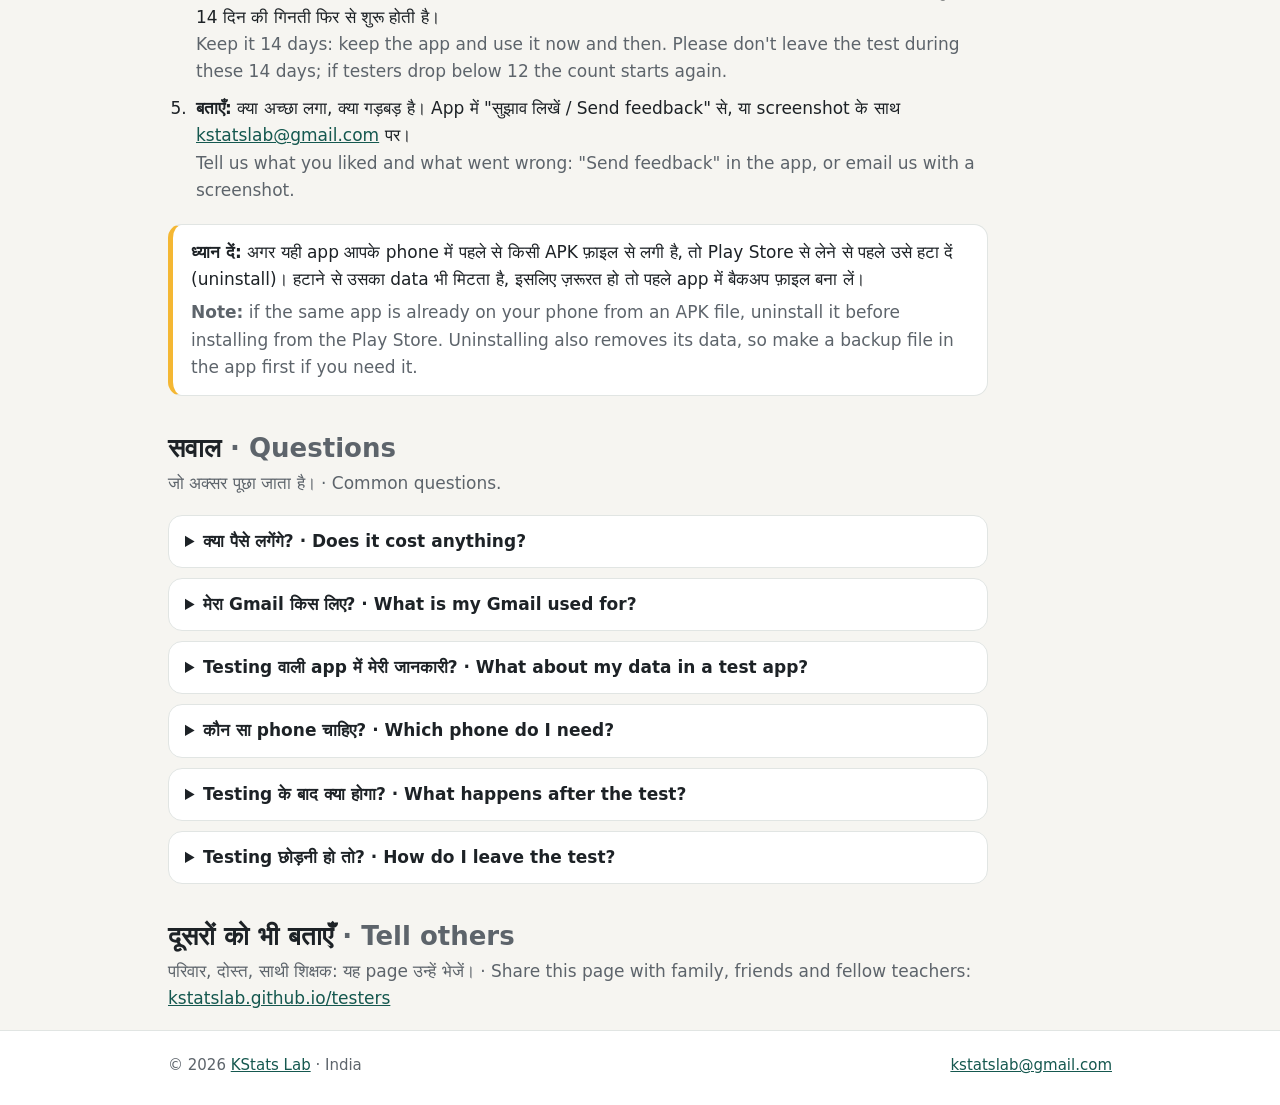
<file: testers/index.html>
<!doctype html>
<html lang="hi">
<head>
<meta charset="utf-8">
<meta name="viewport" content="width=device-width, initial-scale=1">
<title>टेस्टर बनें · Become a tester — KStats Lab</title>
<meta name="description" content="Test KStats Lab's new Android apps before they open to everyone on Google Play: Attendance Register, Paisa Ganit, Week Planner. Free; you need an Android phone and a Gmail account.">
<link rel="icon" href="../img/lekha-jokha.png">
<link rel="stylesheet" href="../style.css">
</head>
<body>
<div class="top"><div class="wrap">
  <a class="brand" href="../" aria-label="KStats Lab, home">
    <svg viewBox="0 0 40 40" aria-hidden="true"><rect width="40" height="40" rx="10" fill="#1f7a6d"/><rect x="9" y="22" width="5.5" height="10" rx="1.5" fill="#fff"/><rect x="17.25" y="15" width="5.5" height="17" rx="1.5" fill="#fff"/><rect x="25.5" y="8" width="5.5" height="24" rx="1.5" fill="#f4b733"/></svg>
    KStats Lab
  </a>
  <nav aria-label="Main"><a href="../#apps">Apps</a><a href="#how">कैसे जुड़ें</a><a href="#faq">सवाल</a></nav>
</div></div>

<section class="hero"><div class="wrap">
  <h1>टेस्टर बनें</h1>
  <p class="en" lang="en">Become a tester</p>
  <p class="hi">हमारी नई apps सबके लिए Google Play पर आने से पहले कुछ लोगों के phone पर आज़माई जाती हैं। Google का नियम है कि नई app खुलने से पहले <b>कम से कम 12 लोग उसे 14 दिन लगातार</b> अपने phone पर रखें। आप उनमें से एक बन सकते हैं।</p>
  <p class="note" lang="en">Our new apps are tried on a few phones before they open to everyone on Google Play. Google's rule: at least 12 people must keep a new app for 14 days in a row before it can be published. You can be one of them.</p>
  <ul class="pills">
    <li>मुफ़्त · Free</li>
    <li>14 दिन · 14 days</li>
    <li>Android phone + Gmail</li>
  </ul>
</div></section>

<main class="wrap">
  <h2 id="apps">किस app के टेस्टर बनें <span class="muted" lang="en">· Apps to test</span></h2>
  <p class="sub">Google Play पर इसी क्रम में आएँगी। एक या ज़्यादा चुनें; हर app की testing शुरू होते ही हम link भेजेंगे। · <span lang="en">They come to Google Play in this order. Pick one or more; we send the link when each app's test starts.</span></p>

  <div class="applist">
    <article class="card" id="attendance">
      <header>
        <img src="../img/attendance.png" alt="" width="64" height="64">
        <div><h3>1 · हाज़िरी रजिस्टर</h3><p class="kind" lang="en">Attendance Register</p></div>
      </header>
      <p>शिक्षकों के लिए कक्षा की हाज़िरी; विद्यार्थी अपनी उपस्थिति देखते हैं। शिक्षक और विद्यार्थी, दोनों तरह के टेस्टर चाहिए।</p>
      <p class="en" lang="en">Class attendance for teachers; students see their own attendance. Testers who are teachers and students are both welcome.</p>
      <div class="actions">
        <a class="btn primary" href="mailto:kstatslab@gmail.com?subject=%E0%A4%9F%E0%A5%87%E0%A4%B8%E0%A5%8D%E0%A4%9F%E0%A4%B0%20%C2%B7%20Tester%3A%20Attendance%20Register&amp;body=App%3A%20Attendance%20Register%0APlay%20Store%20%E0%A4%B5%E0%A4%BE%E0%A4%B2%E0%A4%BE%20Gmail%20%C2%B7%20Gmail%20used%20on%20Play%20Store%3A%20%0APhone%20%28%E0%A4%9C%E0%A5%88%E0%A4%B8%E0%A5%87%20Redmi%20Note%2012%2C%20Android%2014%29%20%C2%B7%20Phone%20model%3A%20%0A">ईमेल भेजें · Send email</a>
        <a class="btn" href="../attendance/" target="_blank" rel="noopener">जानकारी · About</a>
      </div>
    </article>

    <article class="card" id="paisa-ganit">
      <header>
        <img src="../img/paisa-ganit.png" alt="" width="64" height="64">
        <div><h3>2 · पैसा गणित</h3><p class="kind" lang="en">Paisa Ganit</p></div>
      </header>
      <p>लोन, FD, PPF, SIP, NPS, income tax और बीमा के calculator, graph के साथ। अपने असली आँकड़े डालकर देखें कि नतीजे समझ में आते हैं या नहीं।</p>
      <p class="en" lang="en">Calculators for loans, FD, PPF, SIP, NPS, income tax and insurance, with graphs. Try your own numbers and tell us if the results make sense.</p>
      <div class="actions">
        <a class="btn primary" href="mailto:kstatslab@gmail.com?subject=%E0%A4%9F%E0%A5%87%E0%A4%B8%E0%A5%8D%E0%A4%9F%E0%A4%B0%20%C2%B7%20Tester%3A%20Paisa%20Ganit&amp;body=App%3A%20Paisa%20Ganit%0APlay%20Store%20%E0%A4%B5%E0%A4%BE%E0%A4%B2%E0%A4%BE%20Gmail%20%C2%B7%20Gmail%20used%20on%20Play%20Store%3A%20%0APhone%20%28%E0%A4%9C%E0%A5%88%E0%A4%B8%E0%A5%87%20Redmi%20Note%2012%2C%20Android%2014%29%20%C2%B7%20Phone%20model%3A%20%0A">ईमेल भेजें · Send email</a>
        <a class="btn" href="../paisa-ganit/" target="_blank" rel="noopener">जानकारी · About</a>
        <a class="btn" href="../paisa-ganit/privacy.html" target="_blank" rel="noopener">Privacy</a>
      </div>
    </article>

    <article class="card" id="week-planner">
      <header>
        <img src="../img/week-planner.png" alt="" width="64" height="64">
        <div><h3>3 · Week Planner</h3><p class="kind" lang="en">Week Planner</p></div>
      </header>
      <p>हफ़्ते की योजना, सोमवार से रविवार: रंगीन chart, सबसे व्यस्त दिन और ख़ाली समय। हिंदी और English में।</p>
      <p class="en" lang="en">Plan your week, Monday to Sunday: colour chart, busiest day and free time. In Hindi and English.</p>
      <div class="actions">
        <a class="btn primary" href="mailto:kstatslab@gmail.com?subject=%E0%A4%9F%E0%A5%87%E0%A4%B8%E0%A5%8D%E0%A4%9F%E0%A4%B0%20%C2%B7%20Tester%3A%20Week%20Planner&amp;body=App%3A%20Week%20Planner%0APlay%20Store%20%E0%A4%B5%E0%A4%BE%E0%A4%B2%E0%A4%BE%20Gmail%20%C2%B7%20Gmail%20used%20on%20Play%20Store%3A%20%0APhone%20%28%E0%A4%9C%E0%A5%88%E0%A4%B8%E0%A5%87%20Redmi%20Note%2012%2C%20Android%2014%29%20%C2%B7%20Phone%20model%3A%20%0A">ईमेल भेजें · Send email</a>
      </div>
    </article>
  </div>
  <p class="muted" style="margin-top:14px">सब apps के टेस्टर बनना चाहें तो एक ही ईमेल काफ़ी है · One email for all apps: <a href="mailto:kstatslab@gmail.com?subject=%E0%A4%9F%E0%A5%87%E0%A4%B8%E0%A5%8D%E0%A4%9F%E0%A4%B0%20%C2%B7%20Tester%3A%20All%20apps&amp;body=App%3A%20All%20apps%0APlay%20Store%20%E0%A4%B5%E0%A4%BE%E0%A4%B2%E0%A4%BE%20Gmail%20%C2%B7%20Gmail%20used%20on%20Play%20Store%3A%20%0APhone%20%28%E0%A4%9C%E0%A5%88%E0%A4%B8%E0%A5%87%20Redmi%20Note%2012%2C%20Android%2014%29%20%C2%B7%20Phone%20model%3A%20%0A">सभी apps · All apps</a></p>

  <h2 id="how">कैसे जुड़ें <span class="muted" lang="en">· How to join</span></h2>
  <p class="sub">पाँच आसान कदम। · <span lang="en">Five simple steps.</span></p>
  <ol class="steps">
    <li><b>ईमेल भेजें:</b> ऊपर app का "ईमेल भेजें" दबाएँ, या <a href="mailto:kstatslab@gmail.com">kstatslab@gmail.com</a> पर लिखें: कौन सी app, और वह Gmail जिससे आपके phone का Play Store चलता है।<br><span class="muted" lang="en">Send an email: tap "Send email" above, or write to kstatslab@gmail.com with the app and the Gmail account your phone's Play Store uses.</span></li>
    <li><b>Link मिलेगा:</b> हम आपका Gmail tester सूची में जोड़कर test का link भेजेंगे।<br><span class="muted" lang="en">You get a link: we add your Gmail to the tester list and send you the test link.</span></li>
    <li><b>Install करें:</b> phone में वह link खोलें (उसी Gmail से), <b>"टेस्टर बनें / Become a tester"</b> दबाएँ, फिर Play Store से app install करें।<br><span class="muted" lang="en">Install: open the link on your phone with the same Gmail, tap "Become a tester", then install the app from the Play Store.</span></li>
    <li><b>14 दिन रखें:</b> app phone में रखें और बीच-बीच में इस्तेमाल करें। इन 14 दिनों में testing न छोड़ें; टेस्टर 12 से कम हुए तो 14 दिन की गिनती फिर से शुरू होती है।<br><span class="muted" lang="en">Keep it 14 days: keep the app and use it now and then. Please don't leave the test during these 14 days; if testers drop below 12 the count starts again.</span></li>
    <li><b>बताएँ:</b> क्या अच्छा लगा, क्या गड़बड़ है। App में "सुझाव लिखें / Send feedback" से, या screenshot के साथ <a href="mailto:kstatslab@gmail.com">kstatslab@gmail.com</a> पर।<br><span class="muted" lang="en">Tell us what you liked and what went wrong: "Send feedback" in the app, or email us with a screenshot.</span></li>
  </ol>

  <div class="note-box" style="margin-top:20px">
    <p><b>ध्यान दें:</b> अगर यही app आपके phone में पहले से किसी APK फ़ाइल से लगी है, तो Play Store से लेने से पहले उसे हटा दें (uninstall)। हटाने से उसका data भी मिटता है, इसलिए ज़रूरत हो तो पहले app में बैकअप फ़ाइल बना लें।</p>
    <p class="muted" lang="en"><b>Note:</b> if the same app is already on your phone from an APK file, uninstall it before installing from the Play Store. Uninstalling also removes its data, so make a backup file in the app first if you need it.</p>
  </div>

  <h2 id="faq">सवाल <span class="muted" lang="en">· Questions</span></h2>
  <p class="sub">जो अक्सर पूछा जाता है। · <span lang="en">Common questions.</span></p>
  <div class="faq">
    <details>
      <summary>क्या पैसे लगेंगे? · Does it cost anything?</summary>
      <p>नहीं। apps मुफ़्त हैं, कोई विज्ञापन नहीं।</p>
      <p class="muted" lang="en">No. The apps are free, with no ads.</p>
    </details>
    <details>
      <summary>मेरा Gmail किस लिए? · What is my Gmail used for?</summary>
      <p>सिर्फ़ Google Play की tester सूची में जोड़ने और test का link भेजने के लिए। हम उसे किसी को नहीं देते। testing के बाद आप कहें तो सूची से हटा देंगे।</p>
      <p class="muted" lang="en">Only to add you to the Google Play tester list and send you the test link. We don't give it to anyone. Ask us after the test and we remove it from the list.</p>
    </details>
    <details>
      <summary>Testing वाली app में मेरी जानकारी? · What about my data in a test app?</summary>
      <p>Test वाली app भी वैसे ही चलती है जैसे बाद में सबके लिए चलेगी, और उसकी वही privacy policy है (हर app के "Privacy" link में)। पैसा गणित को internet की इजाज़त ही नहीं है।</p>
      <p class="muted" lang="en">The test app works just as the final app will, under the same privacy policy (see each app's Privacy link). Paisa Ganit has no internet permission at all.</p>
    </details>
    <details>
      <summary>कौन सा phone चाहिए? · Which phone do I need?</summary>
      <p>Android phone, जिसमें Play Store चलता हो (हाज़िरी रजिस्टर के लिए Android 8 या नया)। iPhone के लिए अभी नहीं।</p>
      <p class="muted" lang="en">An Android phone with the Play Store (Android 8 or newer for Attendance Register). Not for iPhone yet.</p>
    </details>
    <details>
      <summary>Testing के बाद क्या होगा? · What happens after the test?</summary>
      <p>App सबके लिए खुलने पर आपको उसे दोबारा install नहीं करना पड़ेगा; Play Store से उसके update आते रहेंगे।</p>
      <p class="muted" lang="en">When the app opens to everyone you don't need to install it again; it keeps getting updates from the Play Store.</p>
    </details>
    <details>
      <summary>Testing छोड़नी हो तो? · How do I leave the test?</summary>
      <p>उसी link पर "Leave the program" दबाएँ और app हटा दें, या हमें लिखें। 14 दिन पूरे होने तक बने रहें तो बड़ी मदद होगी।</p>
      <p class="muted" lang="en">Open the same link, tap "Leave the program" and uninstall the app, or write to us. Staying for the full 14 days helps us a lot.</p>
    </details>
  </div>

  <h2>दूसरों को भी बताएँ <span class="muted" lang="en">· Tell others</span></h2>
  <p class="sub">परिवार, दोस्त, साथी शिक्षक: यह page उन्हें भेजें। · <span lang="en">Share this page with family, friends and fellow teachers:</span> <a href="https://kstatslab.github.io/testers/">kstatslab.github.io/testers</a></p>
</main>

<footer><div class="wrap">
  <p>© 2026 <a href="../">KStats Lab</a> · India</p>
  <p><a href="mailto:kstatslab@gmail.com">kstatslab@gmail.com</a></p>
</div></footer>
</body>
</html>
</file>
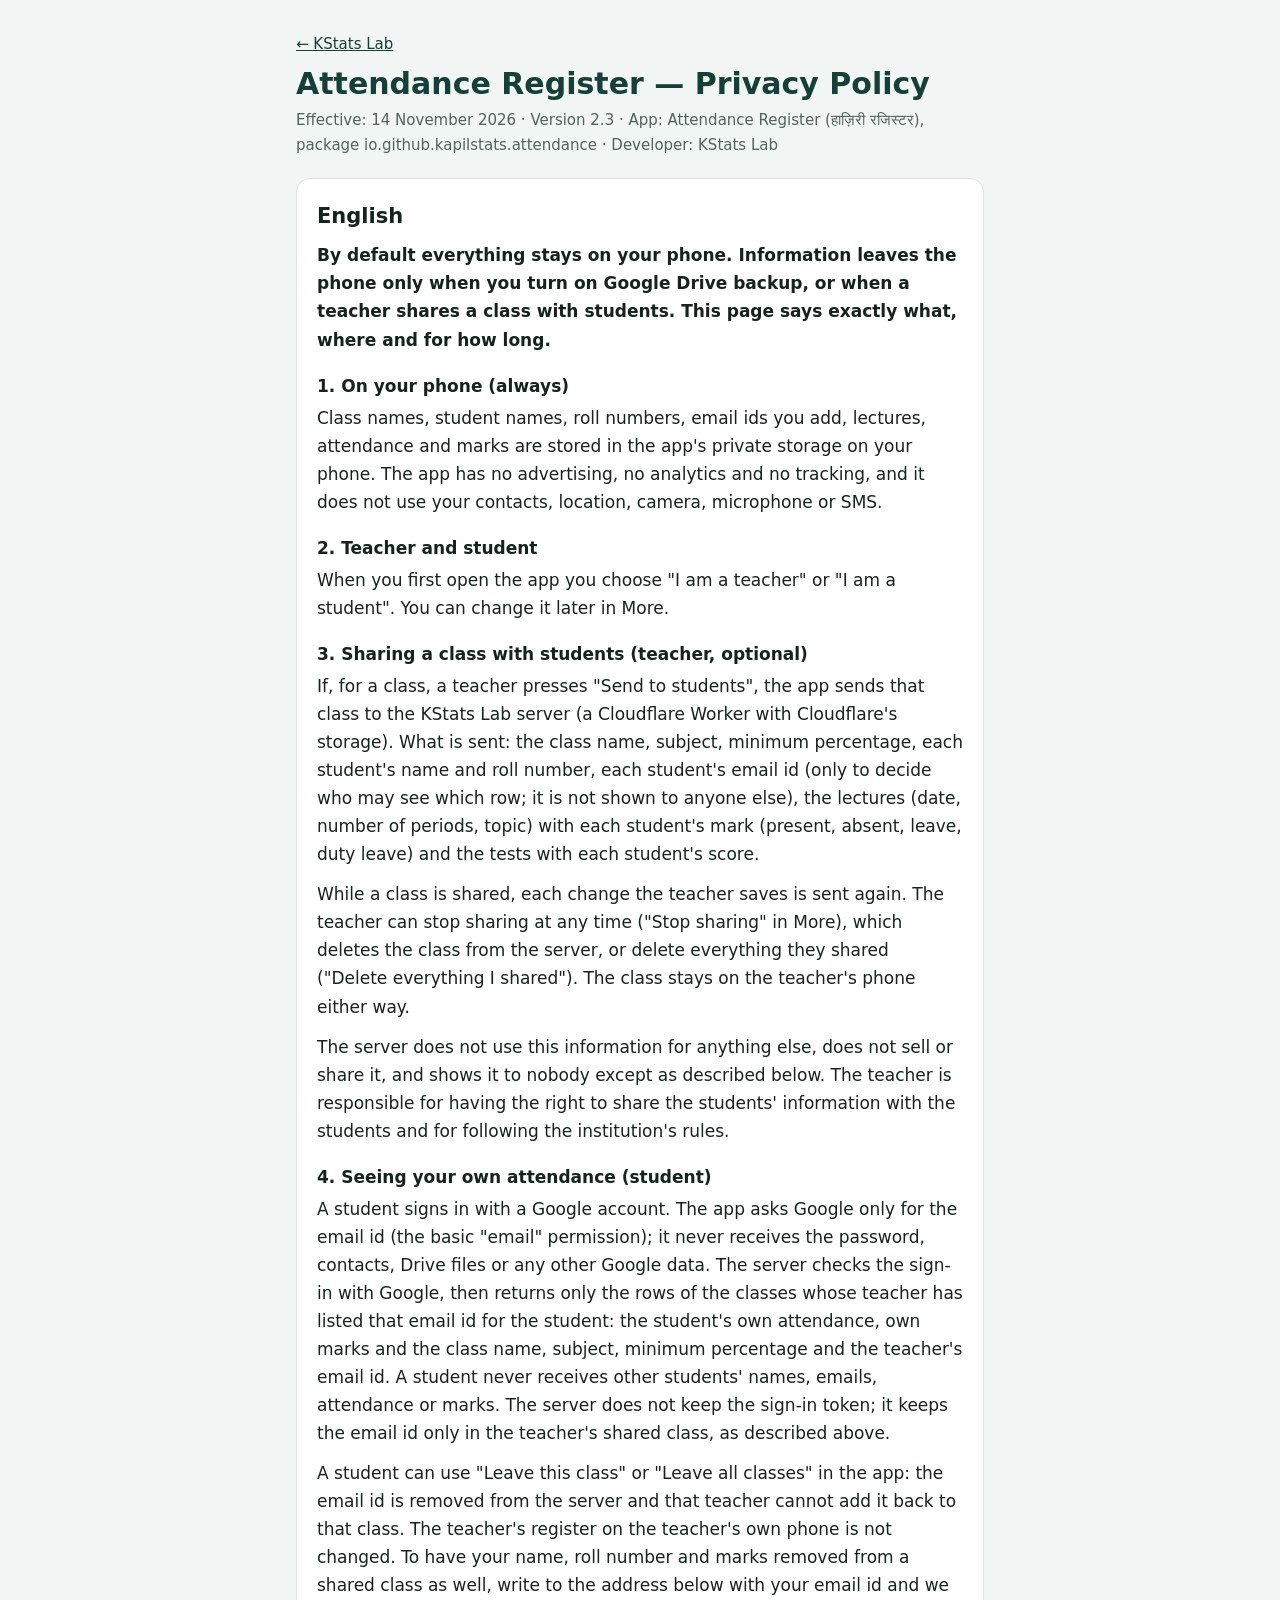
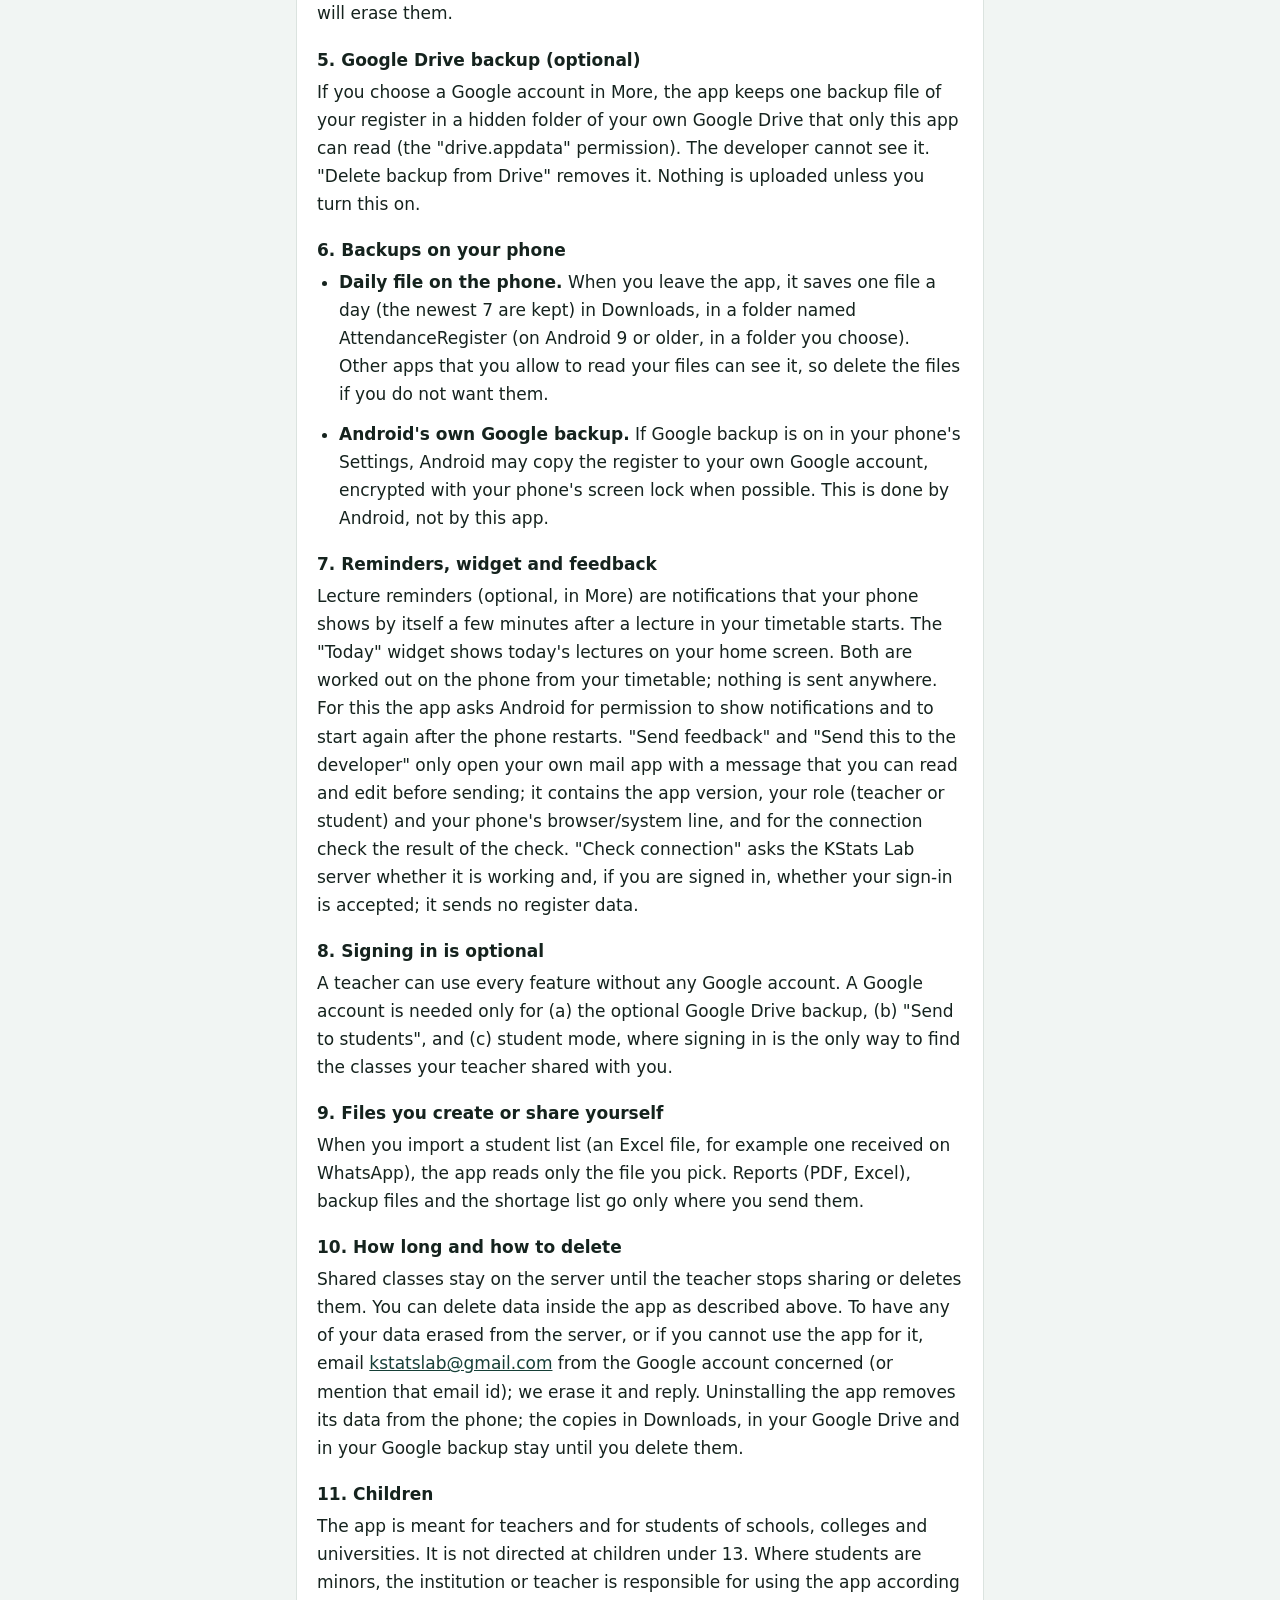
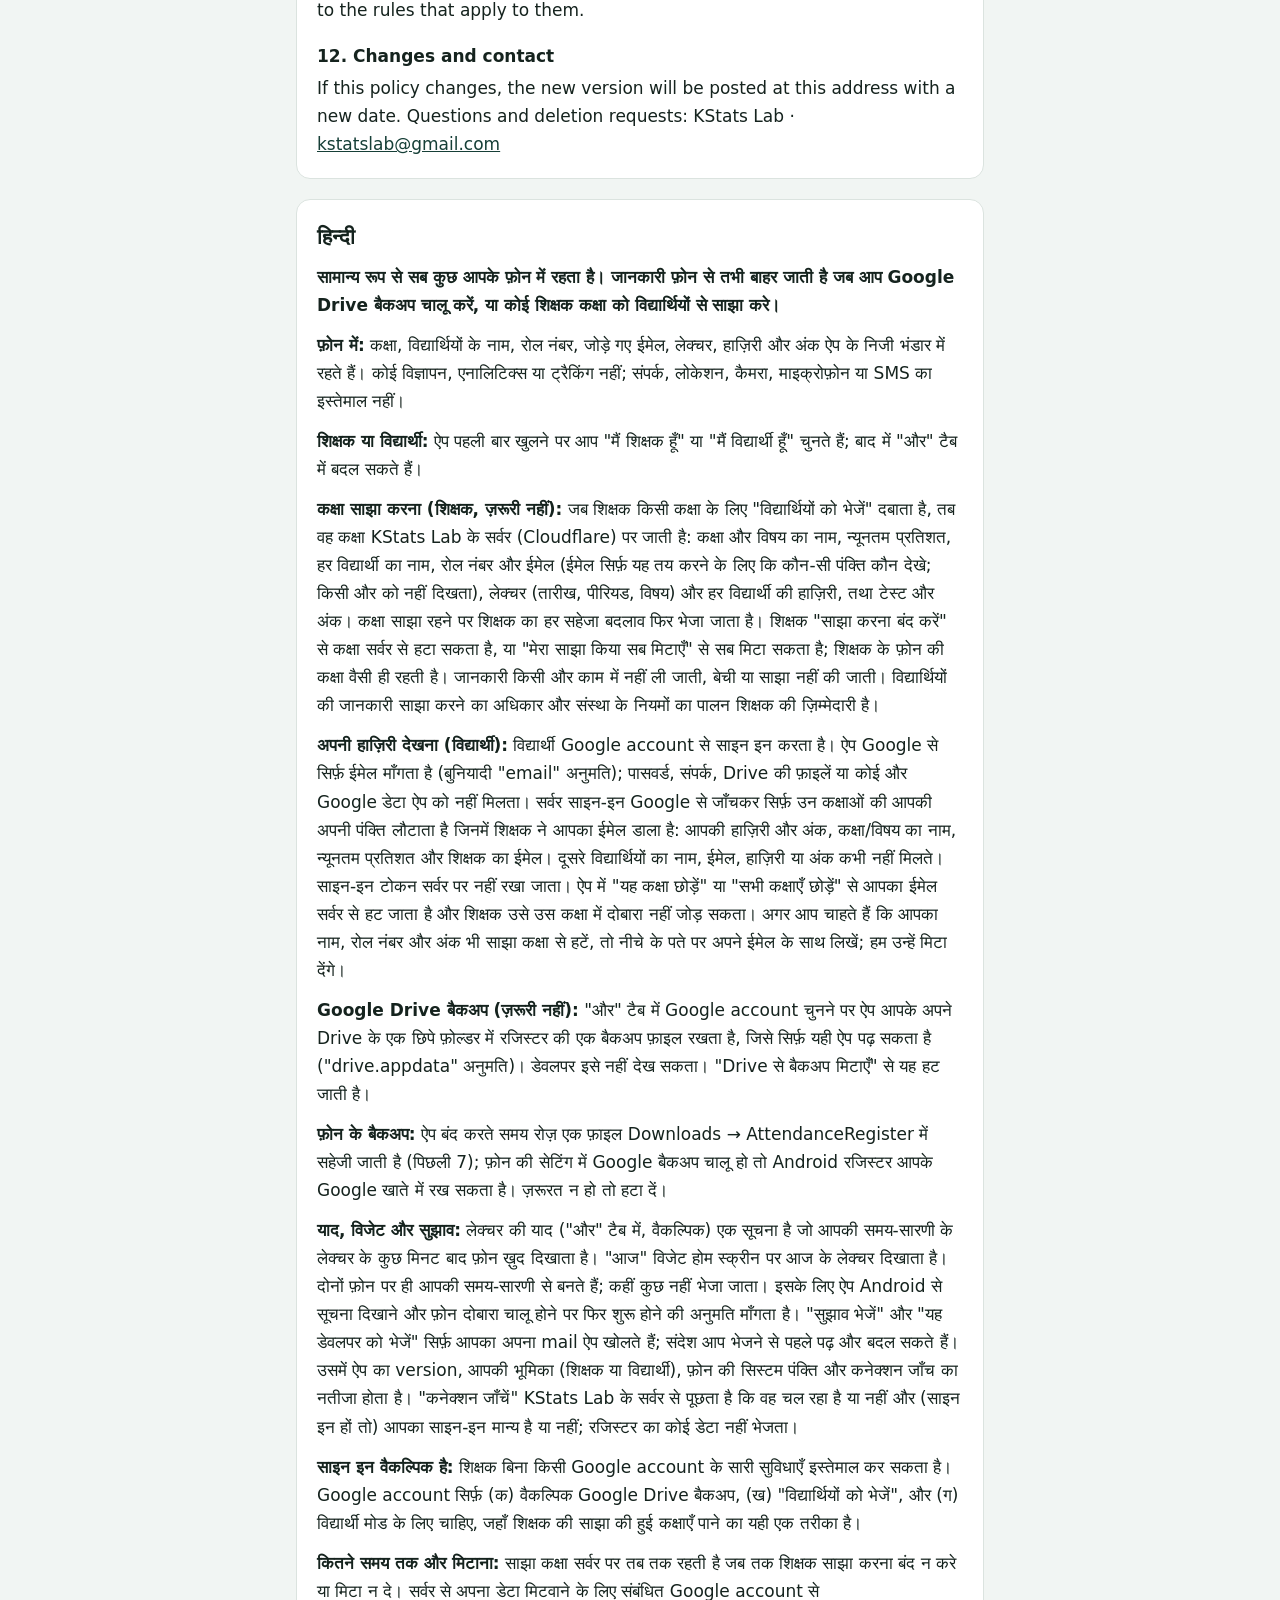
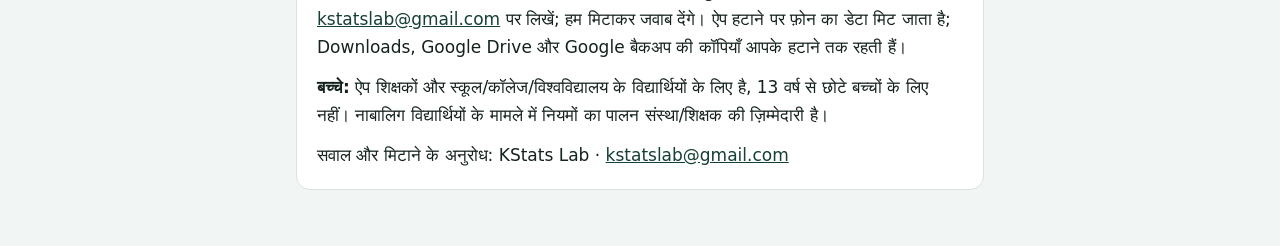
<file: attendance/privacy.html>
<!doctype html>
<html lang="en">
<head>
<meta charset="utf-8">
<meta name="viewport" content="width=device-width, initial-scale=1">
<title>Attendance Register — Privacy Policy</title>
<style>
:root { --bg: #f1f5f3; --card: #ffffff; --ink: #15231e; --muted: #53625b; --rule: #dbe3df; --accent: #163f37; color-scheme: light; }
* { box-sizing: border-box; }
body { margin: 0; background: var(--bg); color: var(--ink); font-family: "Noto Sans Devanagari", "Nirmala UI", "Mukta", system-ui, -apple-system, "Segoe UI", sans-serif; font-size: 17px; line-height: 1.65; }
main { max-width: 720px; margin: 0 auto; padding: 32px 16px 56px; display: flex; flex-direction: column; gap: 20px; }
header h1 { margin: 0; font-size: 30px; line-height: 1.25; color: var(--accent); text-wrap: balance; }
header p { margin: 6px 0 0; color: var(--muted); font-size: 15px; }
section { background: var(--card); border: 1px solid var(--rule); border-radius: 14px; padding: 20px 20px 8px; }
h2 { margin: 0 0 8px; font-size: 21px; }
h3 { margin: 18px 0 4px; font-size: 17px; }
p, li { margin: 0 0 12px; }
ul { padding-left: 22px; margin: 0 0 12px; }
.lead { font-weight: 600; }
a { color: var(--accent); }
</style>
</head>
<body>
<main>
  <header>
    <p style="margin:0 0 8px;font-size:15px"><a href="../">← KStats Lab</a></p>
    <h1>Attendance Register — Privacy Policy</h1>
    <p>Effective: 14 November 2026 · Version 2.3 · App: Attendance Register (हाज़िरी रजिस्टर), package io.github.kapilstats.attendance · Developer: KStats Lab</p>
  </header>

  <section>
    <h2>English</h2>
    <p class="lead">By default everything stays on your phone. Information leaves the phone only when you turn on Google Drive backup, or when a teacher shares a class with students. This page says exactly what, where and for how long.</p>

    <h3>1. On your phone (always)</h3>
    <p>Class names, student names, roll numbers, email ids you add, lectures, attendance and marks are stored in the app's private storage on your phone. The app has no advertising, no analytics and no tracking, and it does not use your contacts, location, camera, microphone or SMS.</p>

    <h3>2. Teacher and student</h3>
    <p>When you first open the app you choose "I am a teacher" or "I am a student". You can change it later in More.</p>

    <h3>3. Sharing a class with students (teacher, optional)</h3>
    <p>If, for a class, a teacher presses "Send to students", the app sends that class to the KStats Lab server (a Cloudflare Worker with Cloudflare's storage). What is sent: the class name, subject, minimum percentage, each student's name and roll number, each student's email id (only to decide who may see which row; it is not shown to anyone else), the lectures (date, number of periods, topic) with each student's mark (present, absent, leave, duty leave) and the tests with each student's score.</p>
    <p>While a class is shared, each change the teacher saves is sent again. The teacher can stop sharing at any time ("Stop sharing" in More), which deletes the class from the server, or delete everything they shared ("Delete everything I shared"). The class stays on the teacher's phone either way.</p>
    <p>The server does not use this information for anything else, does not sell or share it, and shows it to nobody except as described below. The teacher is responsible for having the right to share the students' information with the students and for following the institution's rules.</p>

    <h3>4. Seeing your own attendance (student)</h3>
    <p>A student signs in with a Google account. The app asks Google only for the email id (the basic "email" permission); it never receives the password, contacts, Drive files or any other Google data. The server checks the sign-in with Google, then returns only the rows of the classes whose teacher has listed that email id for the student: the student's own attendance, own marks and the class name, subject, minimum percentage and the teacher's email id. A student never receives other students' names, emails, attendance or marks. The server does not keep the sign-in token; it keeps the email id only in the teacher's shared class, as described above.</p>
    <p>A student can use "Leave this class" or "Leave all classes" in the app: the email id is removed from the server and that teacher cannot add it back to that class. The teacher's register on the teacher's own phone is not changed. To have your name, roll number and marks removed from a shared class as well, write to the address below with your email id and we will erase them.</p>

    <h3>5. Google Drive backup (optional)</h3>
    <p>If you choose a Google account in More, the app keeps one backup file of your register in a hidden folder of your own Google Drive that only this app can read (the "drive.appdata" permission). The developer cannot see it. "Delete backup from Drive" removes it. Nothing is uploaded unless you turn this on.</p>

    <h3>6. Backups on your phone</h3>
    <ul>
      <li><b>Daily file on the phone.</b> When you leave the app, it saves one file a day (the newest 7 are kept) in Downloads, in a folder named AttendanceRegister (on Android 9 or older, in a folder you choose). Other apps that you allow to read your files can see it, so delete the files if you do not want them.</li>
      <li><b>Android's own Google backup.</b> If Google backup is on in your phone's Settings, Android may copy the register to your own Google account, encrypted with your phone's screen lock when possible. This is done by Android, not by this app.</li>
    </ul>

    <h3>7. Reminders, widget and feedback</h3>
    <p>Lecture reminders (optional, in More) are notifications that your phone shows by itself a few minutes after a lecture in your timetable starts. The "Today" widget shows today's lectures on your home screen. Both are worked out on the phone from your timetable; nothing is sent anywhere. For this the app asks Android for permission to show notifications and to start again after the phone restarts. "Send feedback" and "Send this to the developer" only open your own mail app with a message that you can read and edit before sending; it contains the app version, your role (teacher or student) and your phone's browser/system line, and for the connection check the result of the check. "Check connection" asks the KStats Lab server whether it is working and, if you are signed in, whether your sign-in is accepted; it sends no register data.</p>

    <h3>8. Signing in is optional</h3>
    <p>A teacher can use every feature without any Google account. A Google account is needed only for (a) the optional Google Drive backup, (b) "Send to students", and (c) student mode, where signing in is the only way to find the classes your teacher shared with you.</p>

    <h3>9. Files you create or share yourself</h3>
    <p>When you import a student list (an Excel file, for example one received on WhatsApp), the app reads only the file you pick. Reports (PDF, Excel), backup files and the shortage list go only where you send them.</p>

    <h3>10. How long and how to delete</h3>
    <p>Shared classes stay on the server until the teacher stops sharing or deletes them. You can delete data inside the app as described above. To have any of your data erased from the server, or if you cannot use the app for it, email <a href="mailto:kstatslab@gmail.com">kstatslab@gmail.com</a> from the Google account concerned (or mention that email id); we erase it and reply. Uninstalling the app removes its data from the phone; the copies in Downloads, in your Google Drive and in your Google backup stay until you delete them.</p>

    <h3>11. Children</h3>
    <p>The app is meant for teachers and for students of schools, colleges and universities. It is not directed at children under 13. Where students are minors, the institution or teacher is responsible for using the app according to the rules that apply to them.</p>

    <h3>12. Changes and contact</h3>
    <p>If this policy changes, the new version will be posted at this address with a new date. Questions and deletion requests: KStats Lab · <a href="mailto:kstatslab@gmail.com">kstatslab@gmail.com</a></p>
  </section>

  <section lang="hi">
    <h2>हिन्दी</h2>
    <p class="lead">सामान्य रूप से सब कुछ आपके फ़ोन में रहता है। जानकारी फ़ोन से तभी बाहर जाती है जब आप Google Drive बैकअप चालू करें, या कोई शिक्षक कक्षा को विद्यार्थियों से साझा करे।</p>
    <p><b>फ़ोन में:</b> कक्षा, विद्यार्थियों के नाम, रोल नंबर, जोड़े गए ईमेल, लेक्चर, हाज़िरी और अंक ऐप के निजी भंडार में रहते हैं। कोई विज्ञापन, एनालिटिक्स या ट्रैकिंग नहीं; संपर्क, लोकेशन, कैमरा, माइक्रोफ़ोन या SMS का इस्तेमाल नहीं।</p>
    <p><b>शिक्षक या विद्यार्थी:</b> ऐप पहली बार खुलने पर आप "मैं शिक्षक हूँ" या "मैं विद्यार्थी हूँ" चुनते हैं; बाद में "और" टैब में बदल सकते हैं।</p>
    <p><b>कक्षा साझा करना (शिक्षक, ज़रूरी नहीं):</b> जब शिक्षक किसी कक्षा के लिए "विद्यार्थियों को भेजें" दबाता है, तब वह कक्षा KStats Lab के सर्वर (Cloudflare) पर जाती है: कक्षा और विषय का नाम, न्यूनतम प्रतिशत, हर विद्यार्थी का नाम, रोल नंबर और ईमेल (ईमेल सिर्फ़ यह तय करने के लिए कि कौन-सी पंक्ति कौन देखे; किसी और को नहीं दिखता), लेक्चर (तारीख, पीरियड, विषय) और हर विद्यार्थी की हाज़िरी, तथा टेस्ट और अंक। कक्षा साझा रहने पर शिक्षक का हर सहेजा बदलाव फिर भेजा जाता है। शिक्षक "साझा करना बंद करें" से कक्षा सर्वर से हटा सकता है, या "मेरा साझा किया सब मिटाएँ" से सब मिटा सकता है; शिक्षक के फ़ोन की कक्षा वैसी ही रहती है। जानकारी किसी और काम में नहीं ली जाती, बेची या साझा नहीं की जाती। विद्यार्थियों की जानकारी साझा करने का अधिकार और संस्था के नियमों का पालन शिक्षक की ज़िम्मेदारी है।</p>
    <p><b>अपनी हाज़िरी देखना (विद्यार्थी):</b> विद्यार्थी Google account से साइन इन करता है। ऐप Google से सिर्फ़ ईमेल माँगता है (बुनियादी "email" अनुमति); पासवर्ड, संपर्क, Drive की फ़ाइलें या कोई और Google डेटा ऐप को नहीं मिलता। सर्वर साइन-इन Google से जाँचकर सिर्फ़ उन कक्षाओं की आपकी अपनी पंक्ति लौटाता है जिनमें शिक्षक ने आपका ईमेल डाला है: आपकी हाज़िरी और अंक, कक्षा/विषय का नाम, न्यूनतम प्रतिशत और शिक्षक का ईमेल। दूसरे विद्यार्थियों का नाम, ईमेल, हाज़िरी या अंक कभी नहीं मिलते। साइन-इन टोकन सर्वर पर नहीं रखा जाता। ऐप में "यह कक्षा छोड़ें" या "सभी कक्षाएँ छोड़ें" से आपका ईमेल सर्वर से हट जाता है और शिक्षक उसे उस कक्षा में दोबारा नहीं जोड़ सकता। अगर आप चाहते हैं कि आपका नाम, रोल नंबर और अंक भी साझा कक्षा से हटें, तो नीचे के पते पर अपने ईमेल के साथ लिखें; हम उन्हें मिटा देंगे।</p>
    <p><b>Google Drive बैकअप (ज़रूरी नहीं):</b> "और" टैब में Google account चुनने पर ऐप आपके अपने Drive के एक छिपे फ़ोल्डर में रजिस्टर की एक बैकअप फ़ाइल रखता है, जिसे सिर्फ़ यही ऐप पढ़ सकता है ("drive.appdata" अनुमति)। डेवलपर इसे नहीं देख सकता। "Drive से बैकअप मिटाएँ" से यह हट जाती है।</p>
    <p><b>फ़ोन के बैकअप:</b> ऐप बंद करते समय रोज़ एक फ़ाइल Downloads → AttendanceRegister में सहेजी जाती है (पिछली 7); फ़ोन की सेटिंग में Google बैकअप चालू हो तो Android रजिस्टर आपके Google खाते में रख सकता है। ज़रूरत न हो तो हटा दें।</p>
    <p><b>याद, विजेट और सुझाव:</b> लेक्चर की याद ("और" टैब में, वैकल्पिक) एक सूचना है जो आपकी समय-सारणी के लेक्चर के कुछ मिनट बाद फ़ोन ख़ुद दिखाता है। "आज" विजेट होम स्क्रीन पर आज के लेक्चर दिखाता है। दोनों फ़ोन पर ही आपकी समय-सारणी से बनते हैं; कहीं कुछ नहीं भेजा जाता। इसके लिए ऐप Android से सूचना दिखाने और फ़ोन दोबारा चालू होने पर फिर शुरू होने की अनुमति माँगता है। "सुझाव भेजें" और "यह डेवलपर को भेजें" सिर्फ़ आपका अपना mail ऐप खोलते हैं; संदेश आप भेजने से पहले पढ़ और बदल सकते हैं। उसमें ऐप का version, आपकी भूमिका (शिक्षक या विद्यार्थी), फ़ोन की सिस्टम पंक्ति और कनेक्शन जाँच का नतीजा होता है। "कनेक्शन जाँचें" KStats Lab के सर्वर से पूछता है कि वह चल रहा है या नहीं और (साइन इन हों तो) आपका साइन-इन मान्य है या नहीं; रजिस्टर का कोई डेटा नहीं भेजता।</p>
    <p><b>साइन इन वैकल्पिक है:</b> शिक्षक बिना किसी Google account के सारी सुविधाएँ इस्तेमाल कर सकता है। Google account सिर्फ़ (क) वैकल्पिक Google Drive बैकअप, (ख) "विद्यार्थियों को भेजें", और (ग) विद्यार्थी मोड के लिए चाहिए, जहाँ शिक्षक की साझा की हुई कक्षाएँ पाने का यही एक तरीका है।</p>
    <p><b>कितने समय तक और मिटाना:</b> साझा कक्षा सर्वर पर तब तक रहती है जब तक शिक्षक साझा करना बंद न करे या मिटा न दे। सर्वर से अपना डेटा मिटवाने के लिए संबंधित Google account से <a href="mailto:kstatslab@gmail.com">kstatslab@gmail.com</a> पर लिखें; हम मिटाकर जवाब देंगे। ऐप हटाने पर फ़ोन का डेटा मिट जाता है; Downloads, Google Drive और Google बैकअप की कॉपियाँ आपके हटाने तक रहती हैं।</p>
    <p><b>बच्चे:</b> ऐप शिक्षकों और स्कूल/कॉलेज/विश्वविद्यालय के विद्यार्थियों के लिए है, 13 वर्ष से छोटे बच्चों के लिए नहीं। नाबालिग विद्यार्थियों के मामले में नियमों का पालन संस्था/शिक्षक की ज़िम्मेदारी है।</p>
    <p>सवाल और मिटाने के अनुरोध: KStats Lab · <a href="mailto:kstatslab@gmail.com">kstatslab@gmail.com</a></p>
  </section>
</main>
</body>
</html>
</file>
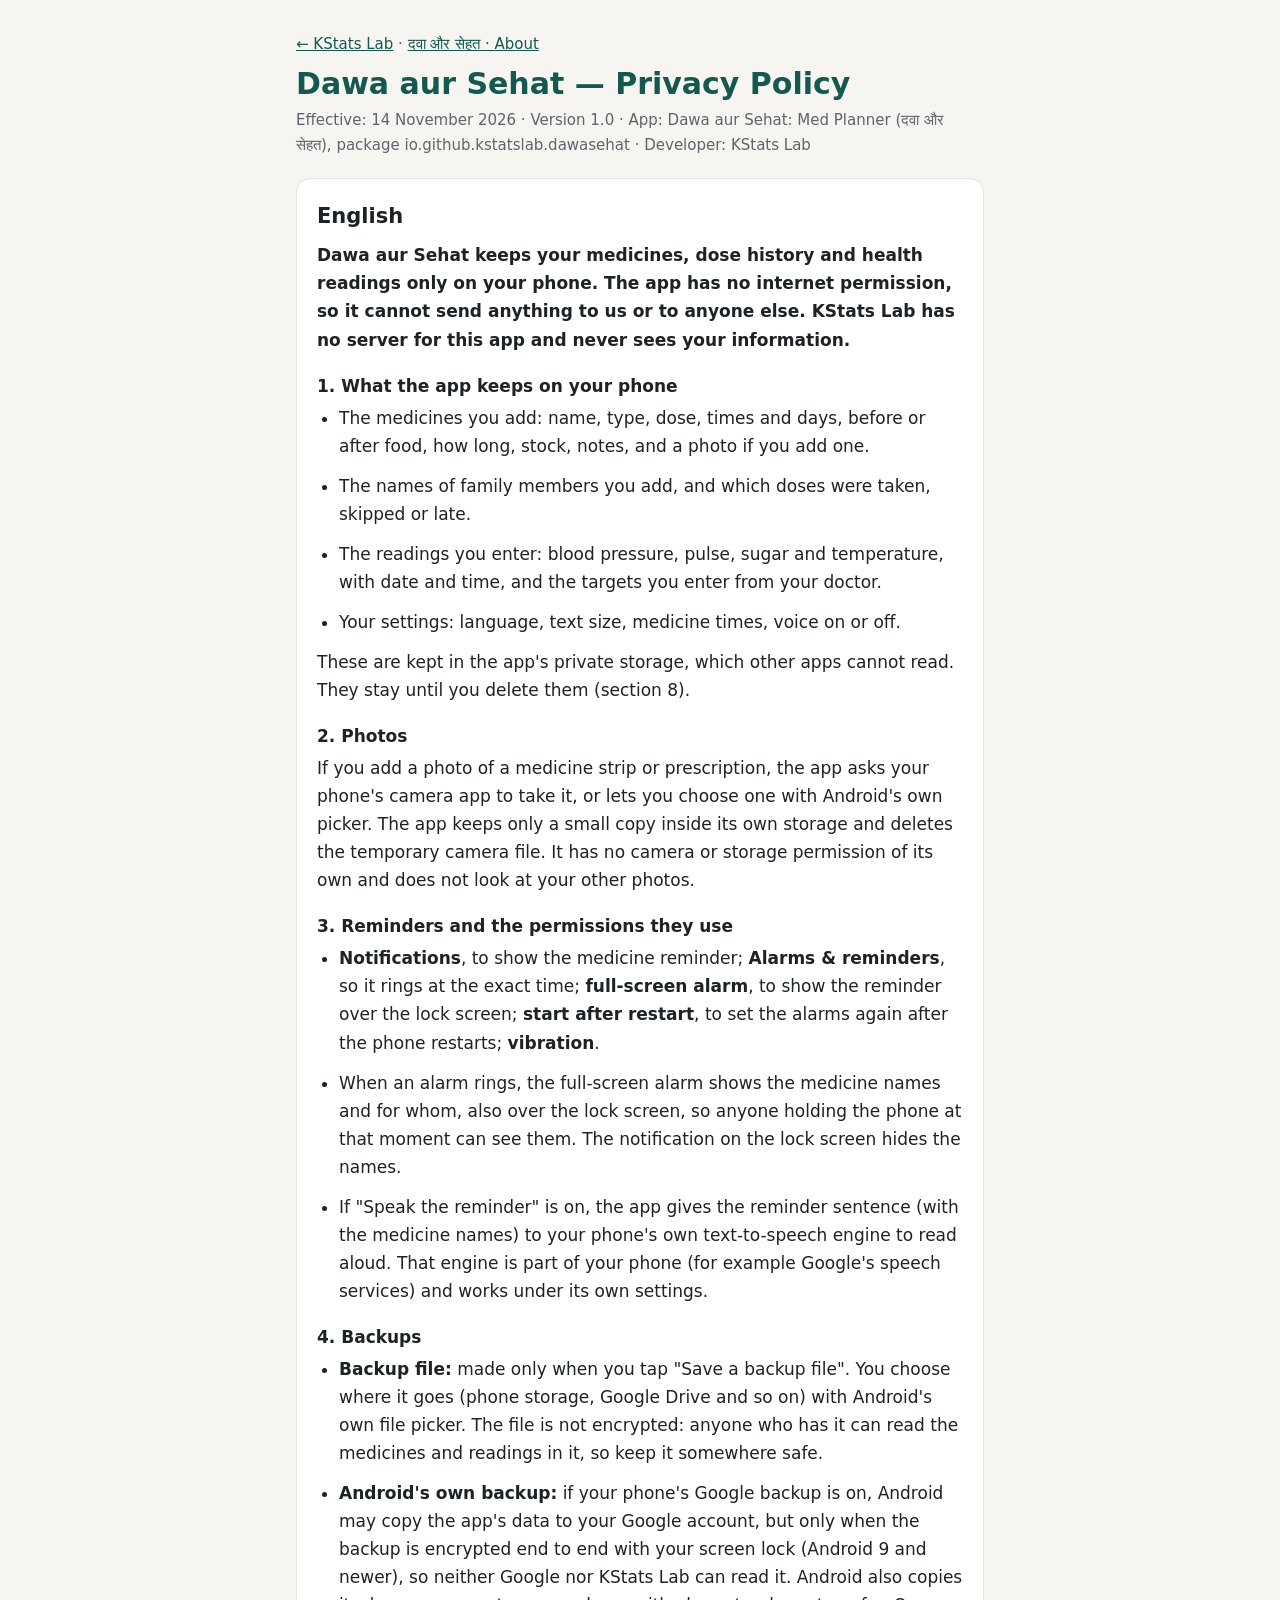
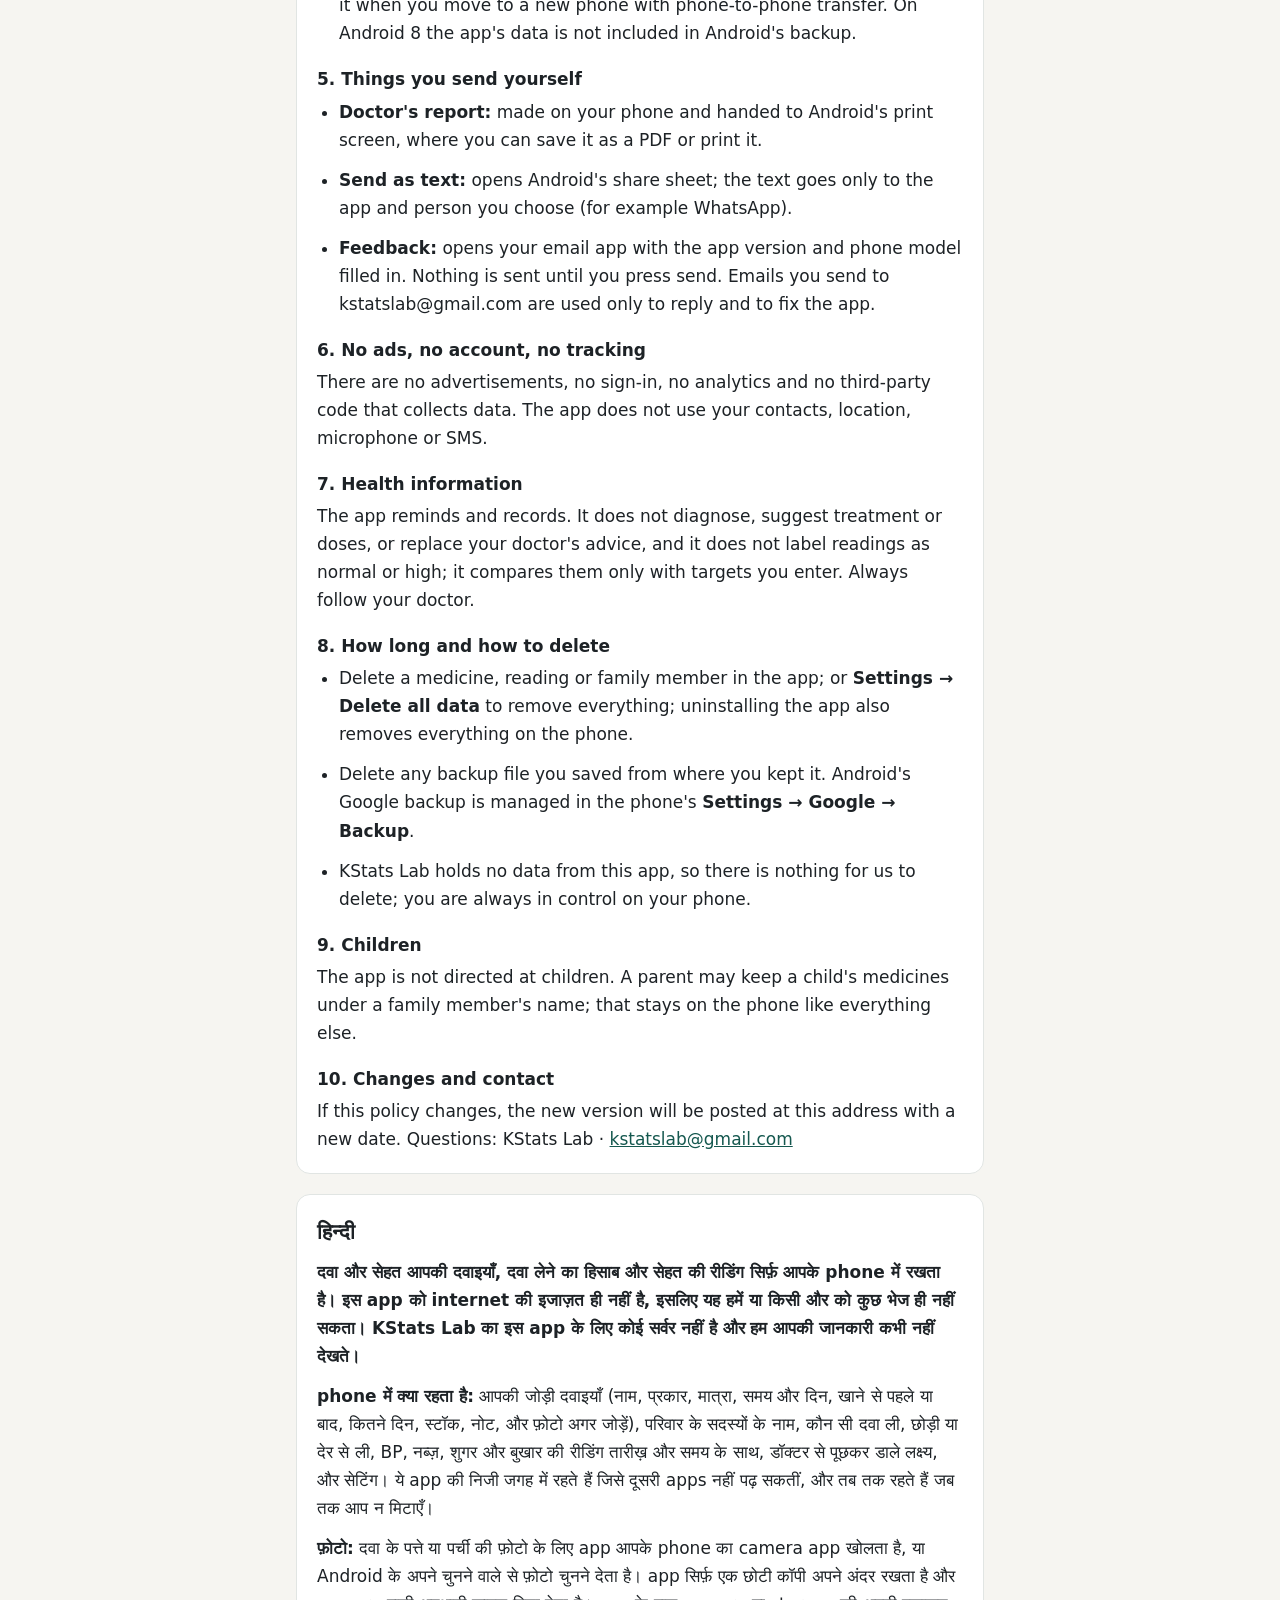
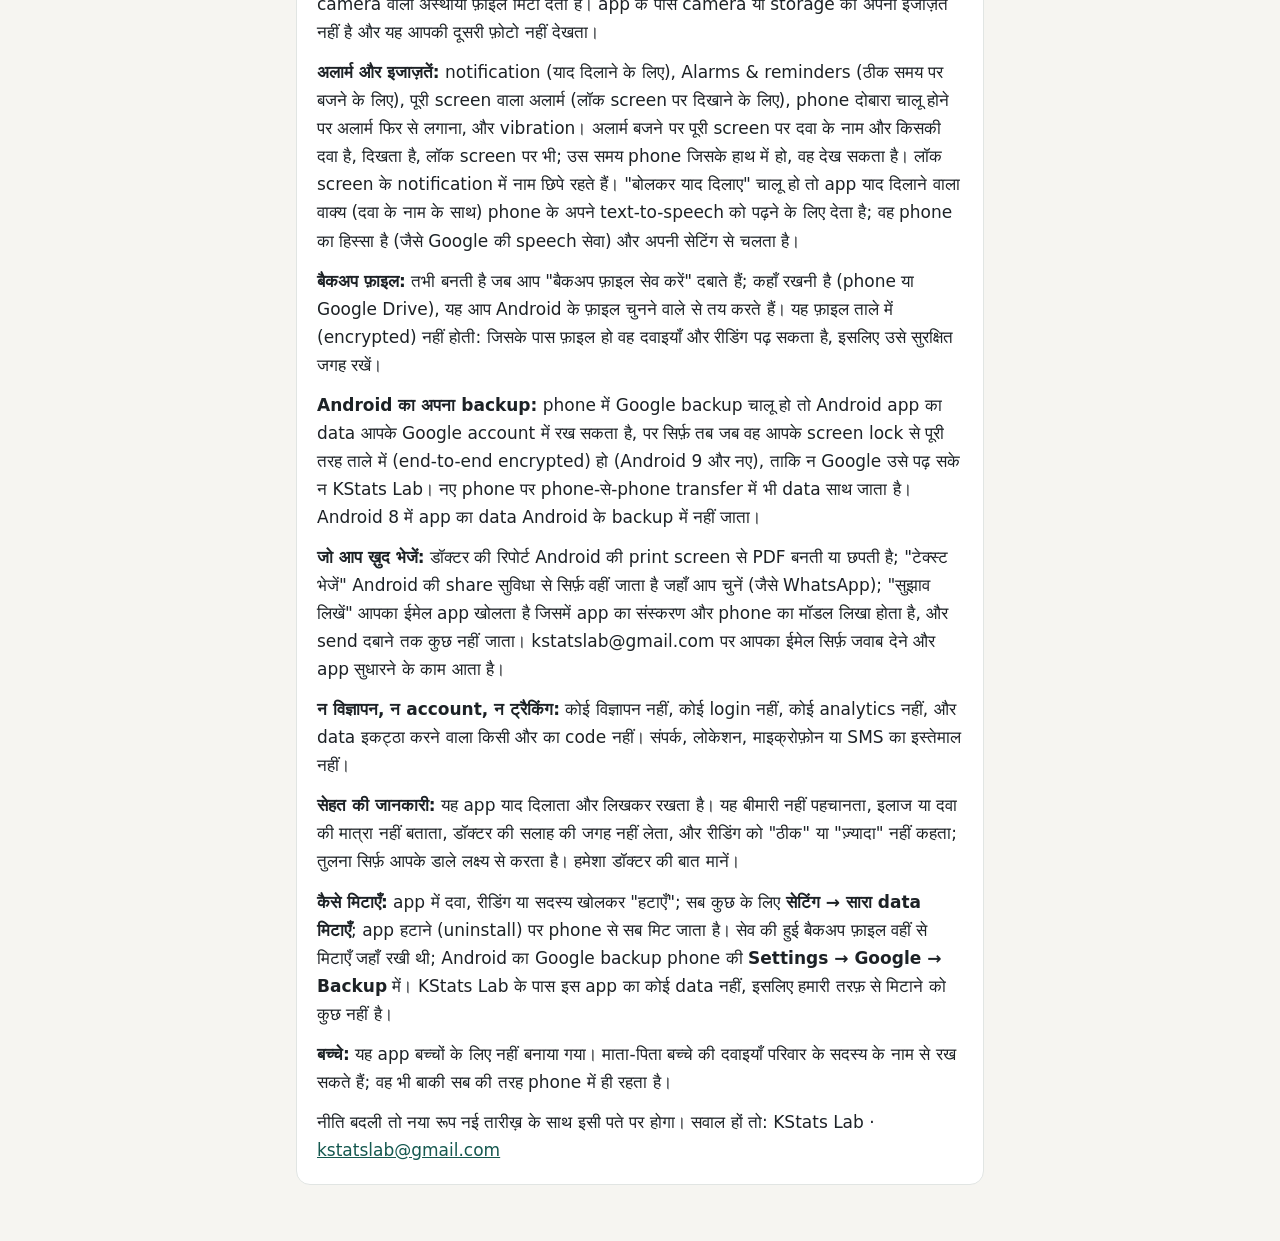
<file: dawa-aur-sehat/privacy.html>
<!doctype html>
<html lang="en">
<head>
<meta charset="utf-8">
<meta name="viewport" content="width=device-width, initial-scale=1">
<title>Dawa aur Sehat — Privacy Policy</title>
<style>
:root { --bg: #f6f5f1; --card: #ffffff; --ink: #1d2226; --muted: #5d646b; --rule: #e1e5e3; --accent: #15584f; color-scheme: light; }
* { box-sizing: border-box; }
body { margin: 0; background: var(--bg); color: var(--ink); font-family: "Noto Sans Devanagari", "Nirmala UI", "Mukta", system-ui, -apple-system, "Segoe UI", sans-serif; font-size: 17px; line-height: 1.65; }
main { max-width: 720px; margin: 0 auto; padding: 32px 16px 56px; display: flex; flex-direction: column; gap: 20px; }
header h1 { margin: 0; font-size: 30px; line-height: 1.25; color: var(--accent); text-wrap: balance; }
header p { margin: 6px 0 0; color: var(--muted); font-size: 15px; }
section { background: var(--card); border: 1px solid var(--rule); border-radius: 14px; padding: 20px 20px 8px; }
h2 { margin: 0 0 8px; font-size: 21px; }
h3 { margin: 18px 0 4px; font-size: 17px; }
p, li { margin: 0 0 12px; }
ul { padding-left: 22px; margin: 0 0 12px; }
.lead { font-weight: 600; }
a { color: var(--accent); }
</style>
</head>
<body>
<main>
  <header>
    <p style="margin:0 0 8px;font-size:15px"><a href="../">← KStats Lab</a> · <a href="./">दवा और सेहत · About</a></p>
    <h1>Dawa aur Sehat — Privacy Policy</h1>
    <p>Effective: 14 November 2026 · Version 1.0 · App: Dawa aur Sehat: Med Planner (दवा और सेहत), package io.github.kstatslab.dawasehat · Developer: KStats Lab</p>
  </header>

  <section>
    <h2>English</h2>
    <p class="lead">Dawa aur Sehat keeps your medicines, dose history and health readings only on your phone. The app has no internet permission, so it cannot send anything to us or to anyone else. KStats Lab has no server for this app and never sees your information.</p>

    <h3>1. What the app keeps on your phone</h3>
    <ul>
      <li>The medicines you add: name, type, dose, times and days, before or after food, how long, stock, notes, and a photo if you add one.</li>
      <li>The names of family members you add, and which doses were taken, skipped or late.</li>
      <li>The readings you enter: blood pressure, pulse, sugar and temperature, with date and time, and the targets you enter from your doctor.</li>
      <li>Your settings: language, text size, medicine times, voice on or off.</li>
    </ul>
    <p>These are kept in the app's private storage, which other apps cannot read. They stay until you delete them (section 8).</p>

    <h3>2. Photos</h3>
    <p>If you add a photo of a medicine strip or prescription, the app asks your phone's camera app to take it, or lets you choose one with Android's own picker. The app keeps only a small copy inside its own storage and deletes the temporary camera file. It has no camera or storage permission of its own and does not look at your other photos.</p>

    <h3>3. Reminders and the permissions they use</h3>
    <ul>
      <li><b>Notifications</b>, to show the medicine reminder; <b>Alarms &amp; reminders</b>, so it rings at the exact time; <b>full-screen alarm</b>, to show the reminder over the lock screen; <b>start after restart</b>, to set the alarms again after the phone restarts; <b>vibration</b>.</li>
      <li>When an alarm rings, the full-screen alarm shows the medicine names and for whom, also over the lock screen, so anyone holding the phone at that moment can see them. The notification on the lock screen hides the names.</li>
      <li>If "Speak the reminder" is on, the app gives the reminder sentence (with the medicine names) to your phone's own text-to-speech engine to read aloud. That engine is part of your phone (for example Google's speech services) and works under its own settings.</li>
    </ul>

    <h3>4. Backups</h3>
    <ul>
      <li><b>Backup file:</b> made only when you tap "Save a backup file". You choose where it goes (phone storage, Google Drive and so on) with Android's own file picker. The file is not encrypted: anyone who has it can read the medicines and readings in it, so keep it somewhere safe.</li>
      <li><b>Android's own backup:</b> if your phone's Google backup is on, Android may copy the app's data to your Google account, but only when the backup is encrypted end to end with your screen lock (Android 9 and newer), so neither Google nor KStats Lab can read it. Android also copies it when you move to a new phone with phone-to-phone transfer. On Android 8 the app's data is not included in Android's backup.</li>
    </ul>

    <h3>5. Things you send yourself</h3>
    <ul>
      <li><b>Doctor's report:</b> made on your phone and handed to Android's print screen, where you can save it as a PDF or print it.</li>
      <li><b>Send as text:</b> opens Android's share sheet; the text goes only to the app and person you choose (for example WhatsApp).</li>
      <li><b>Feedback:</b> opens your email app with the app version and phone model filled in. Nothing is sent until you press send. Emails you send to kstatslab@gmail.com are used only to reply and to fix the app.</li>
    </ul>

    <h3>6. No ads, no account, no tracking</h3>
    <p>There are no advertisements, no sign-in, no analytics and no third-party code that collects data. The app does not use your contacts, location, microphone or SMS.</p>

    <h3>7. Health information</h3>
    <p>The app reminds and records. It does not diagnose, suggest treatment or doses, or replace your doctor's advice, and it does not label readings as normal or high; it compares them only with targets you enter. Always follow your doctor.</p>

    <h3>8. How long and how to delete</h3>
    <ul>
      <li>Delete a medicine, reading or family member in the app; or <b>Settings → Delete all data</b> to remove everything; uninstalling the app also removes everything on the phone.</li>
      <li>Delete any backup file you saved from where you kept it. Android's Google backup is managed in the phone's <b>Settings → Google → Backup</b>.</li>
      <li>KStats Lab holds no data from this app, so there is nothing for us to delete; you are always in control on your phone.</li>
    </ul>

    <h3>9. Children</h3>
    <p>The app is not directed at children. A parent may keep a child's medicines under a family member's name; that stays on the phone like everything else.</p>

    <h3>10. Changes and contact</h3>
    <p>If this policy changes, the new version will be posted at this address with a new date. Questions: KStats Lab · <a href="mailto:kstatslab@gmail.com">kstatslab@gmail.com</a></p>
  </section>

  <section lang="hi">
    <h2>हिन्दी</h2>
    <p class="lead">दवा और सेहत आपकी दवाइयाँ, दवा लेने का हिसाब और सेहत की रीडिंग सिर्फ़ आपके phone में रखता है। इस app को internet की इजाज़त ही नहीं है, इसलिए यह हमें या किसी और को कुछ भेज ही नहीं सकता। KStats Lab का इस app के लिए कोई सर्वर नहीं है और हम आपकी जानकारी कभी नहीं देखते।</p>
    <p><b>phone में क्या रहता है:</b> आपकी जोड़ी दवाइयाँ (नाम, प्रकार, मात्रा, समय और दिन, खाने से पहले या बाद, कितने दिन, स्टॉक, नोट, और फ़ोटो अगर जोड़ें), परिवार के सदस्यों के नाम, कौन सी दवा ली, छोड़ी या देर से ली, BP, नब्ज़, शुगर और बुखार की रीडिंग तारीख़ और समय के साथ, डॉक्टर से पूछकर डाले लक्ष्य, और सेटिंग। ये app की निजी जगह में रहते हैं जिसे दूसरी apps नहीं पढ़ सकतीं, और तब तक रहते हैं जब तक आप न मिटाएँ।</p>
    <p><b>फ़ोटो:</b> दवा के पत्ते या पर्ची की फ़ोटो के लिए app आपके phone का camera app खोलता है, या Android के अपने चुनने वाले से फ़ोटो चुनने देता है। app सिर्फ़ एक छोटी कॉपी अपने अंदर रखता है और camera वाली अस्थायी फ़ाइल मिटा देता है। app के पास camera या storage की अपनी इजाज़त नहीं है और यह आपकी दूसरी फ़ोटो नहीं देखता।</p>
    <p><b>अलार्म और इजाज़तें:</b> notification (याद दिलाने के लिए), Alarms &amp; reminders (ठीक समय पर बजने के लिए), पूरी screen वाला अलार्म (लॉक screen पर दिखाने के लिए), phone दोबारा चालू होने पर अलार्म फिर से लगाना, और vibration। अलार्म बजने पर पूरी screen पर दवा के नाम और किसकी दवा है, दिखता है, लॉक screen पर भी; उस समय phone जिसके हाथ में हो, वह देख सकता है। लॉक screen के notification में नाम छिपे रहते हैं। "बोलकर याद दिलाए" चालू हो तो app याद दिलाने वाला वाक्य (दवा के नाम के साथ) phone के अपने text-to-speech को पढ़ने के लिए देता है; वह phone का हिस्सा है (जैसे Google की speech सेवा) और अपनी सेटिंग से चलता है।</p>
    <p><b>बैकअप फ़ाइल:</b> तभी बनती है जब आप "बैकअप फ़ाइल सेव करें" दबाते हैं; कहाँ रखनी है (phone या Google Drive), यह आप Android के फ़ाइल चुनने वाले से तय करते हैं। यह फ़ाइल ताले में (encrypted) नहीं होती: जिसके पास फ़ाइल हो वह दवाइयाँ और रीडिंग पढ़ सकता है, इसलिए उसे सुरक्षित जगह रखें।</p>
    <p><b>Android का अपना backup:</b> phone में Google backup चालू हो तो Android app का data आपके Google account में रख सकता है, पर सिर्फ़ तब जब वह आपके screen lock से पूरी तरह ताले में (end-to-end encrypted) हो (Android 9 और नए), ताकि न Google उसे पढ़ सके न KStats Lab। नए phone पर phone-से-phone transfer में भी data साथ जाता है। Android 8 में app का data Android के backup में नहीं जाता।</p>
    <p><b>जो आप ख़ुद भेजें:</b> डॉक्टर की रिपोर्ट Android की print screen से PDF बनती या छपती है; "टेक्स्ट भेजें" Android की share सुविधा से सिर्फ़ वहीं जाता है जहाँ आप चुनें (जैसे WhatsApp); "सुझाव लिखें" आपका ईमेल app खोलता है जिसमें app का संस्करण और phone का मॉडल लिखा होता है, और send दबाने तक कुछ नहीं जाता। kstatslab@gmail.com पर आपका ईमेल सिर्फ़ जवाब देने और app सुधारने के काम आता है।</p>
    <p><b>न विज्ञापन, न account, न ट्रैकिंग:</b> कोई विज्ञापन नहीं, कोई login नहीं, कोई analytics नहीं, और data इकट्ठा करने वाला किसी और का code नहीं। संपर्क, लोकेशन, माइक्रोफ़ोन या SMS का इस्तेमाल नहीं।</p>
    <p><b>सेहत की जानकारी:</b> यह app याद दिलाता और लिखकर रखता है। यह बीमारी नहीं पहचानता, इलाज या दवा की मात्रा नहीं बताता, डॉक्टर की सलाह की जगह नहीं लेता, और रीडिंग को "ठीक" या "ज़्यादा" नहीं कहता; तुलना सिर्फ़ आपके डाले लक्ष्य से करता है। हमेशा डॉक्टर की बात मानें।</p>
    <p><b>कैसे मिटाएँ:</b> app में दवा, रीडिंग या सदस्य खोलकर "हटाएँ"; सब कुछ के लिए <b>सेटिंग → सारा data मिटाएँ</b>; app हटाने (uninstall) पर phone से सब मिट जाता है। सेव की हुई बैकअप फ़ाइल वहीं से मिटाएँ जहाँ रखी थी; Android का Google backup phone की <b>Settings → Google → Backup</b> में। KStats Lab के पास इस app का कोई data नहीं, इसलिए हमारी तरफ़ से मिटाने को कुछ नहीं है।</p>
    <p><b>बच्चे:</b> यह app बच्चों के लिए नहीं बनाया गया। माता-पिता बच्चे की दवाइयाँ परिवार के सदस्य के नाम से रख सकते हैं; वह भी बाकी सब की तरह phone में ही रहता है।</p>
    <p>नीति बदली तो नया रूप नई तारीख़ के साथ इसी पते पर होगा। सवाल हों तो: KStats Lab · <a href="mailto:kstatslab@gmail.com">kstatslab@gmail.com</a></p>
  </section>
</main>
</body>
</html>
</file>
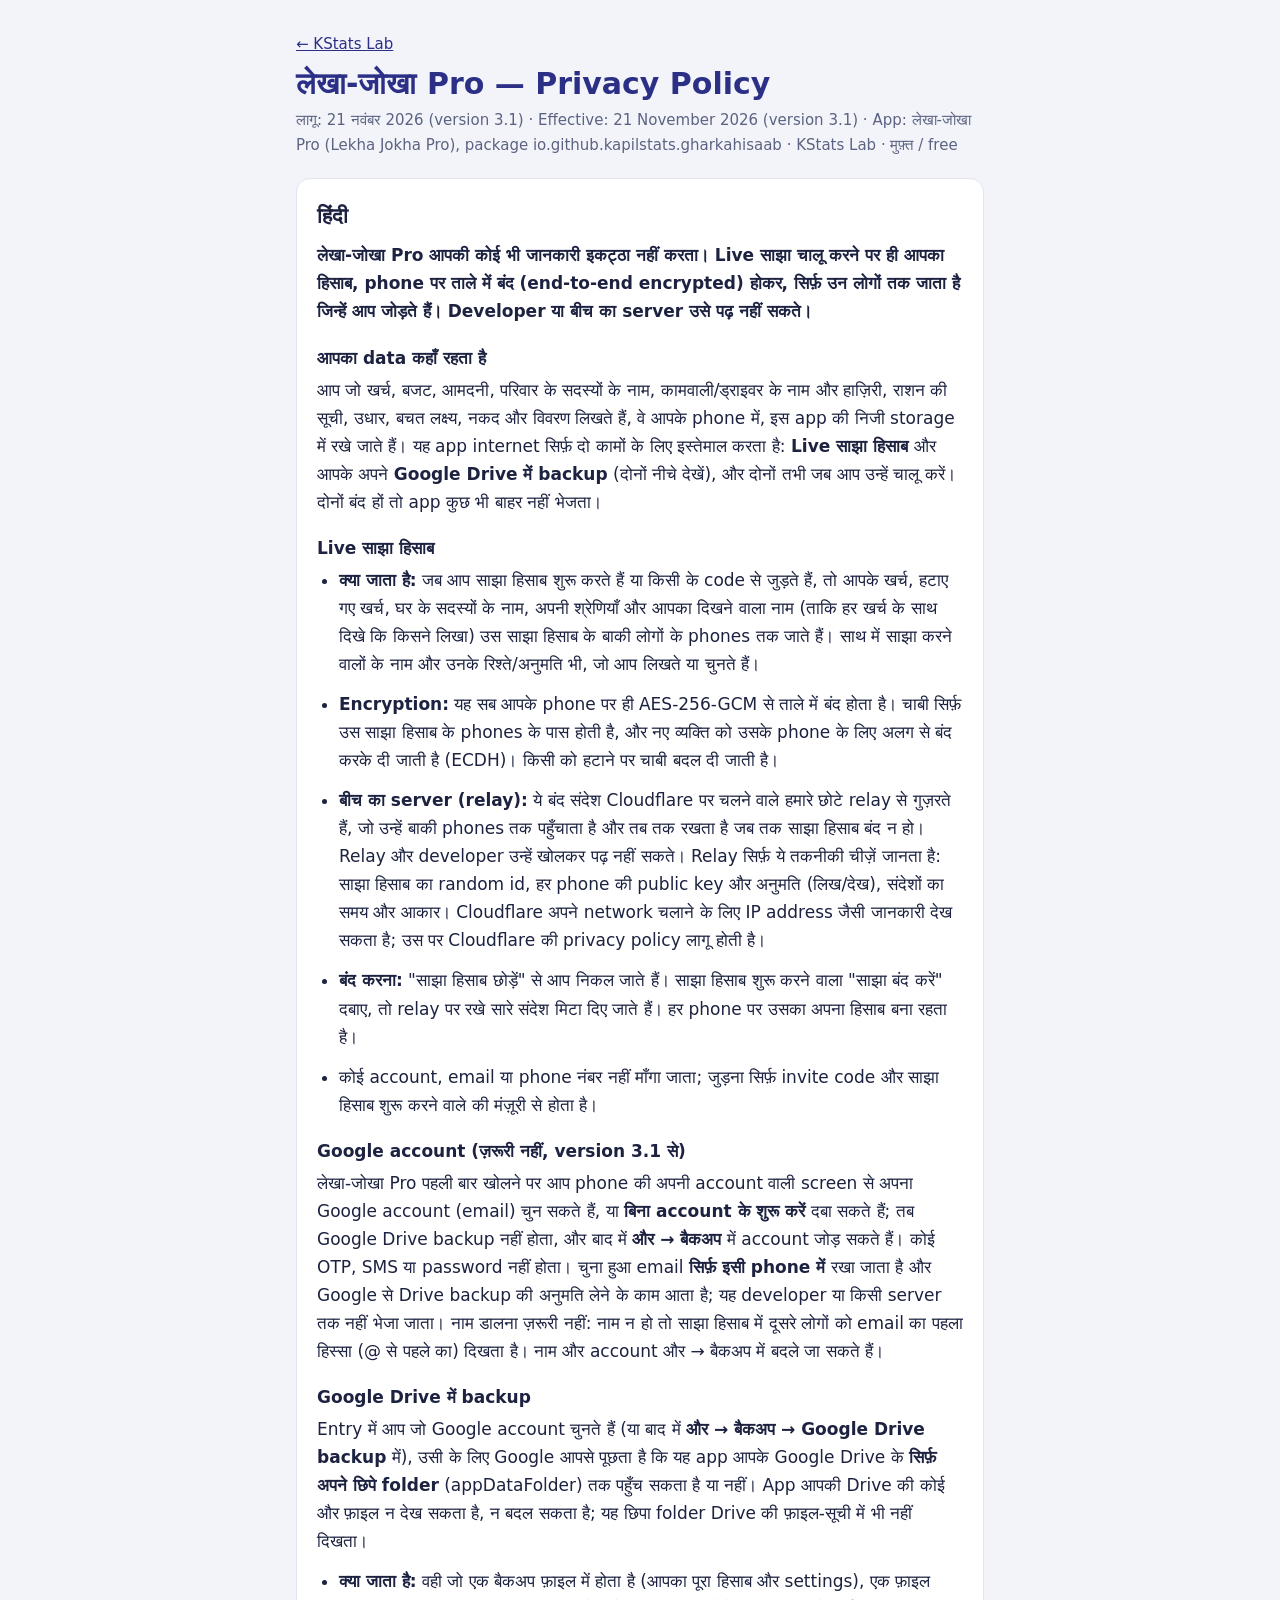
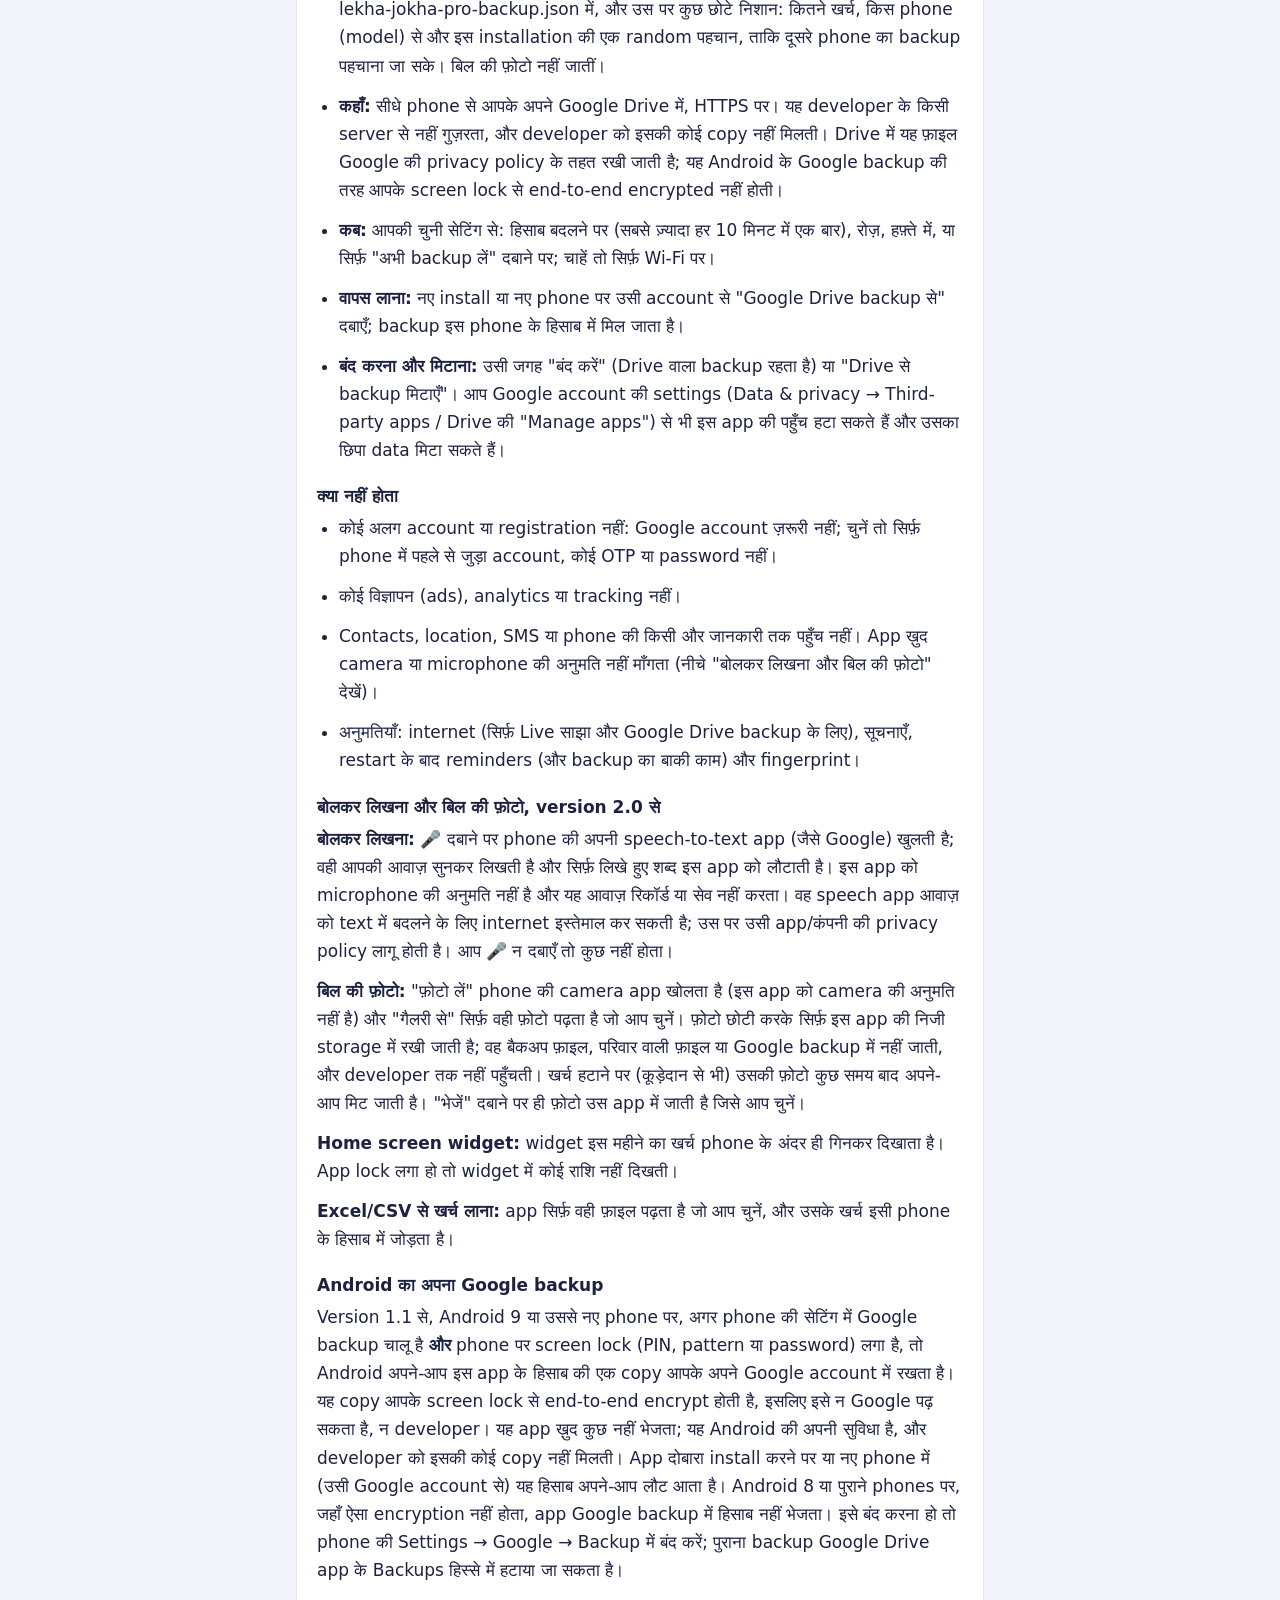
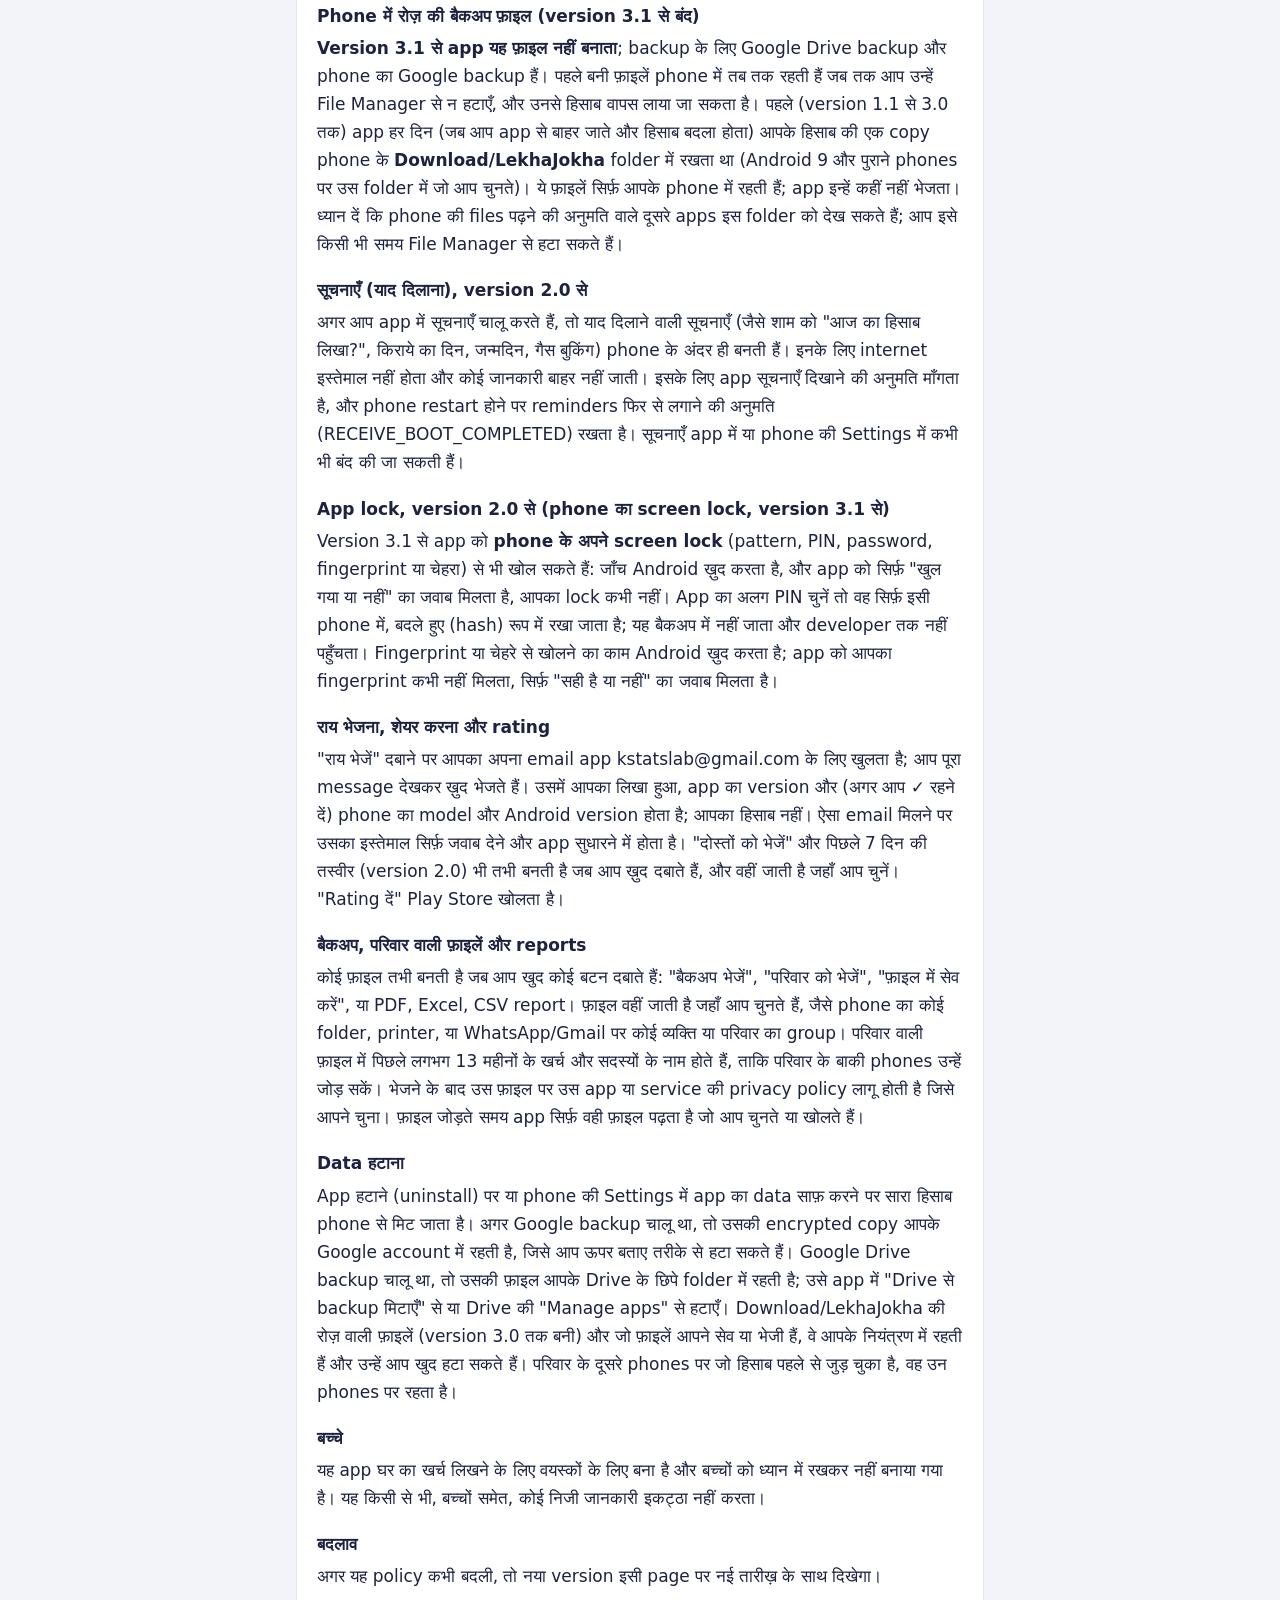
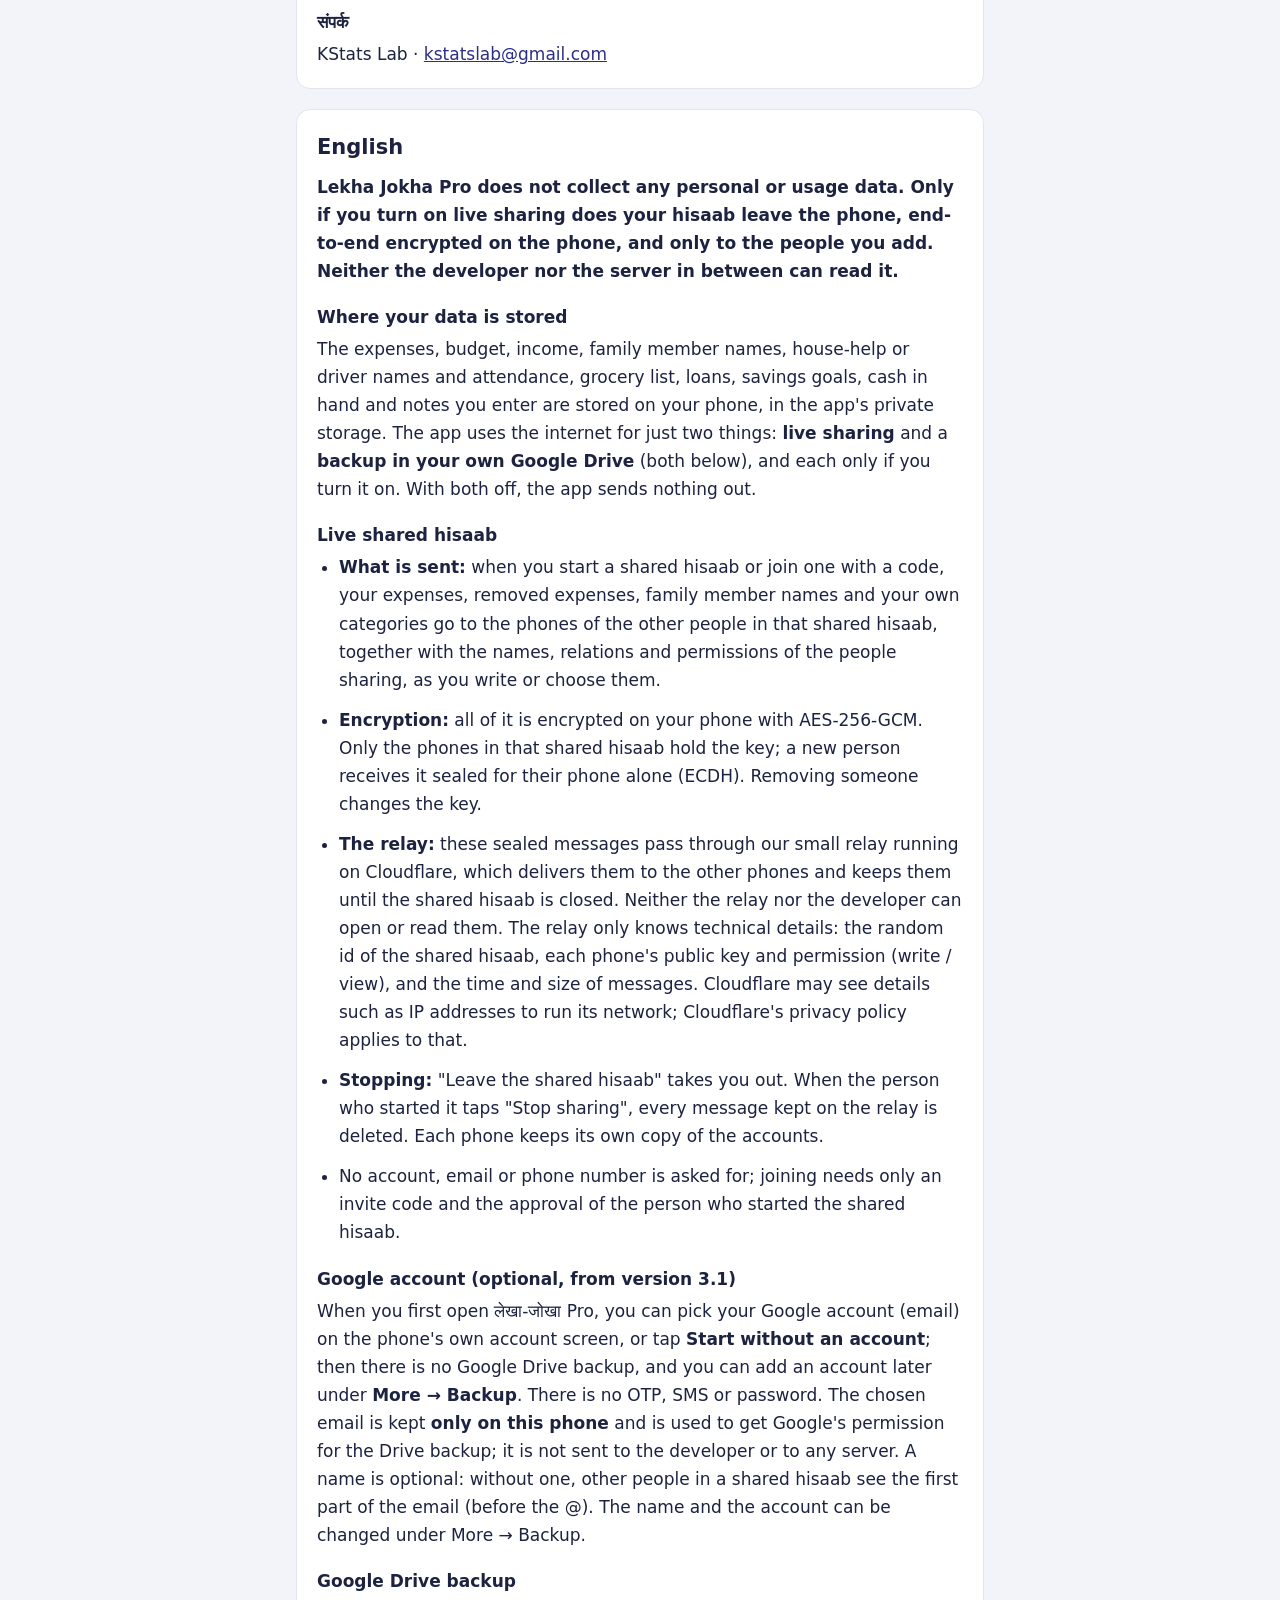
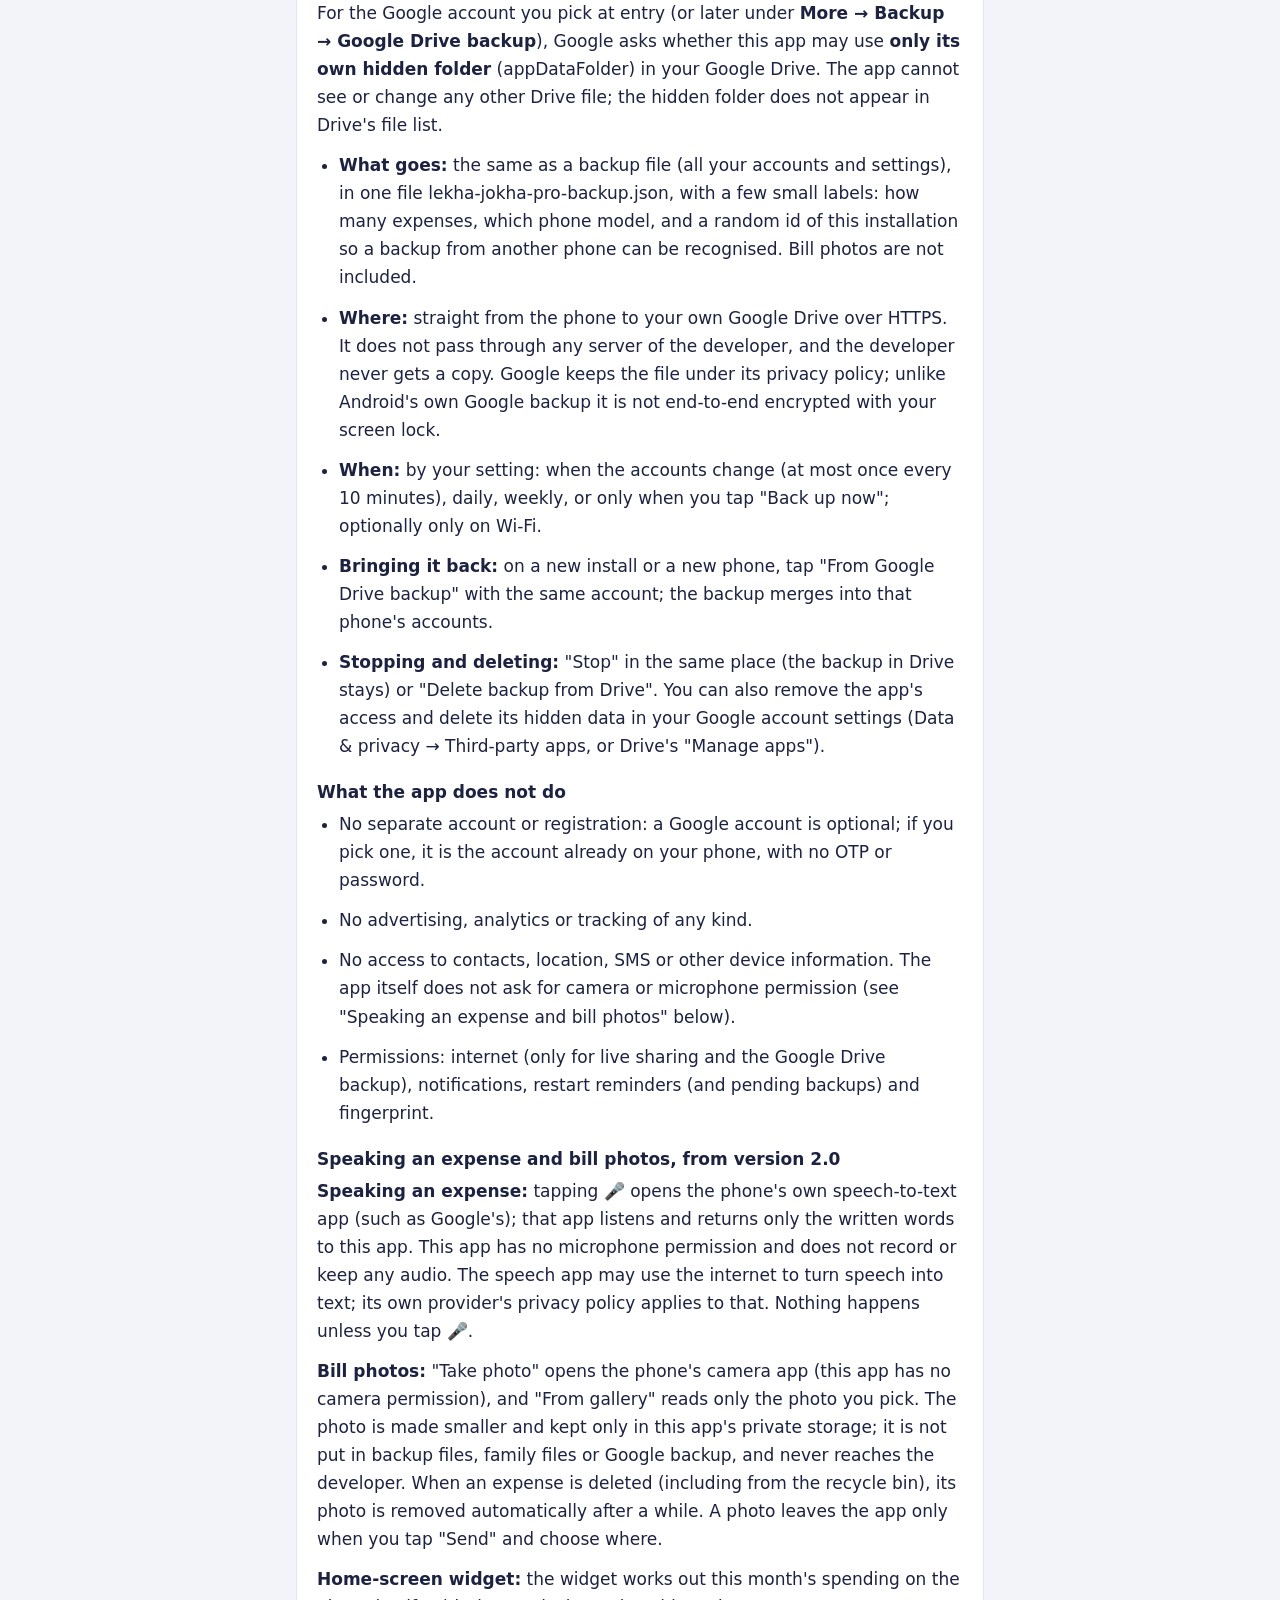
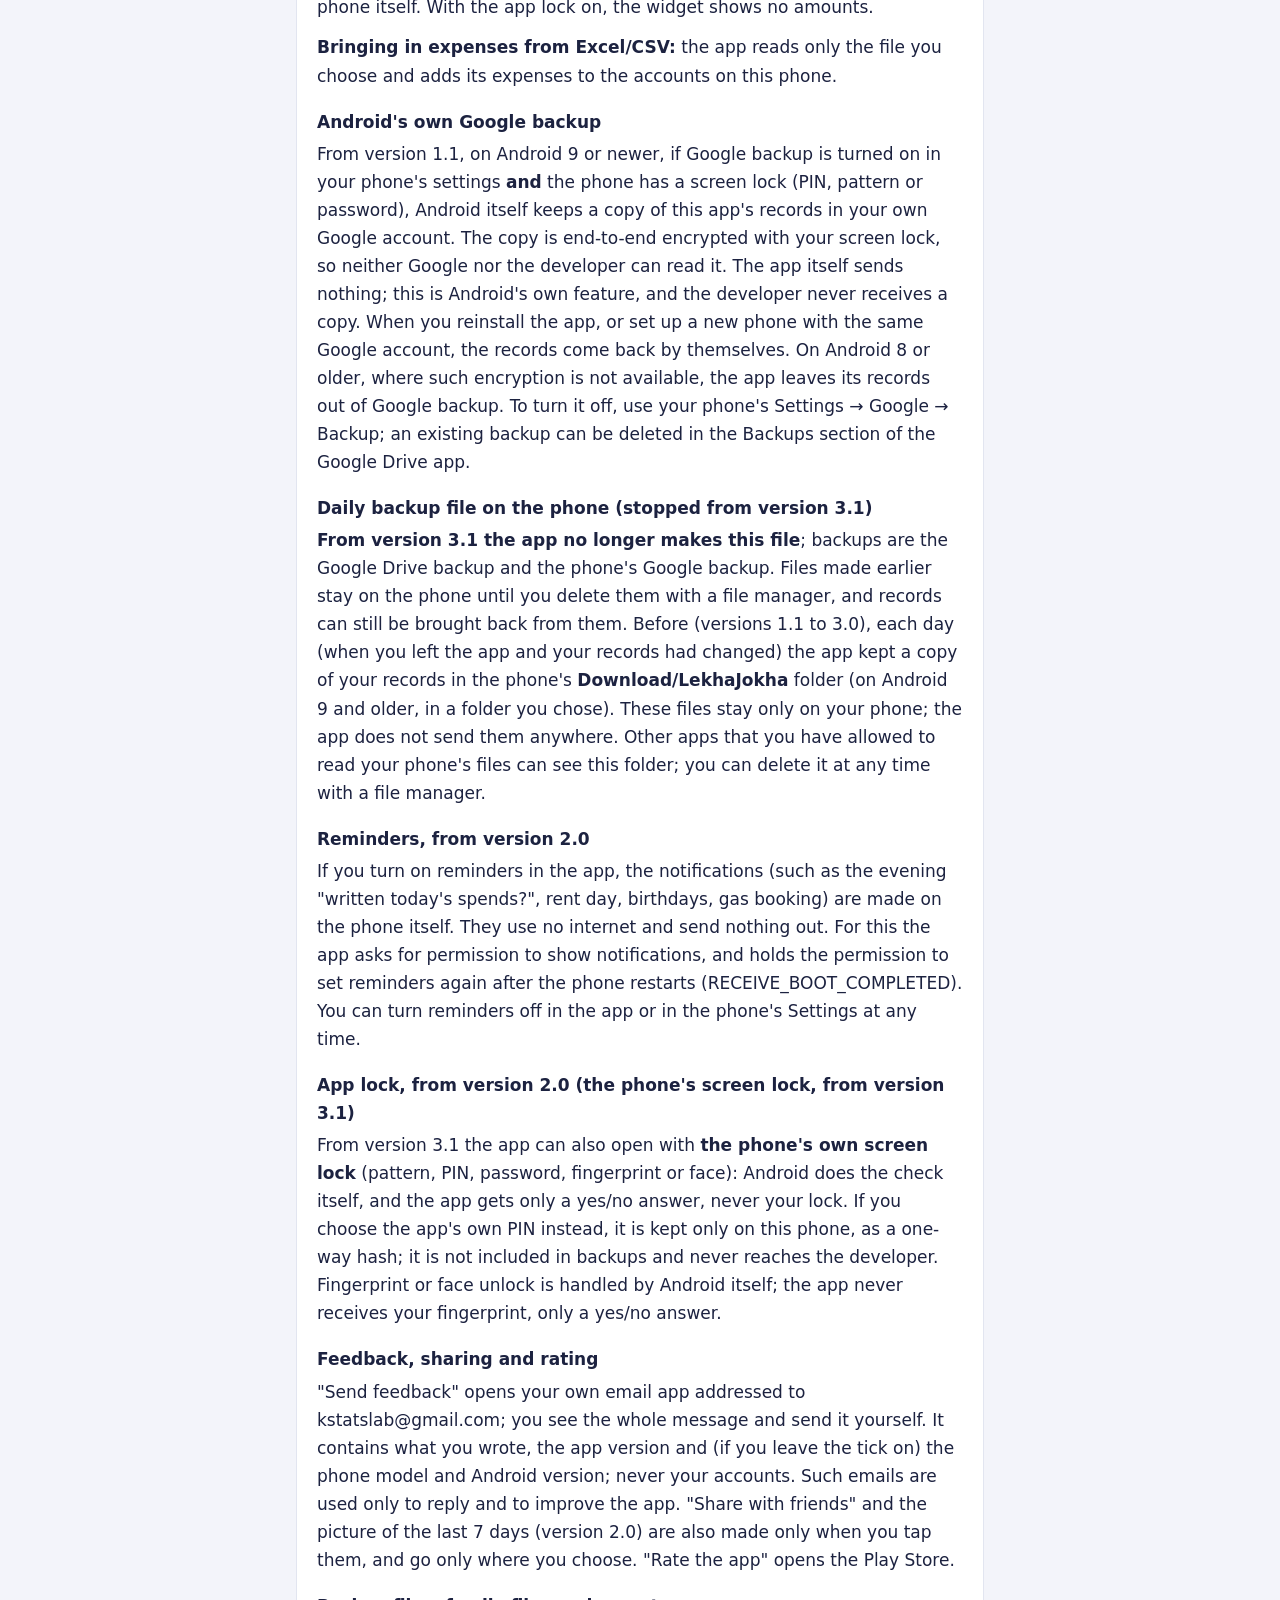
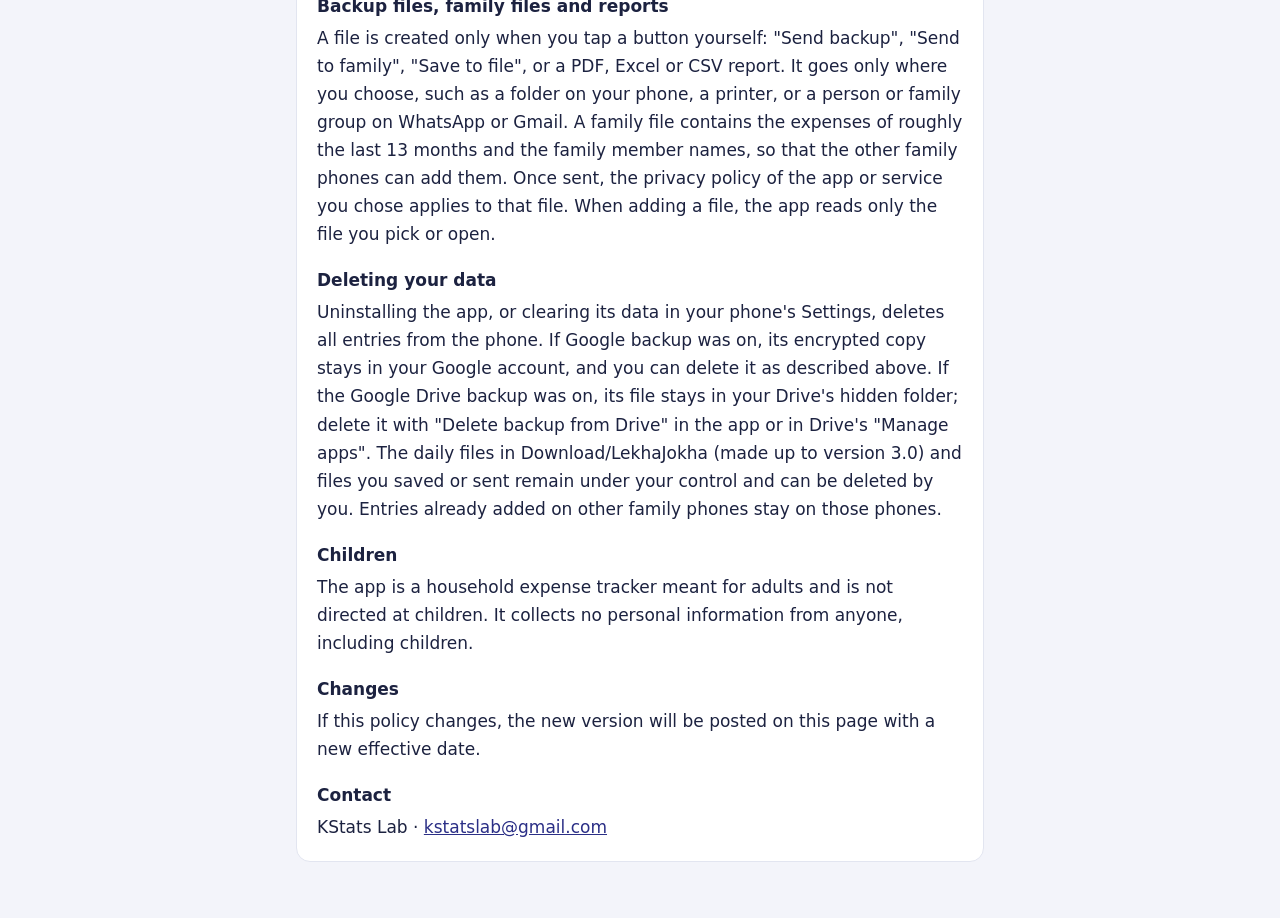
<file: lekha-jokha/privacy.html>
<!doctype html>
<html lang="hi">
<head>
<meta charset="utf-8">
<meta name="viewport" content="width=device-width, initial-scale=1">
<title>लेखा-जोखा Pro — Privacy Policy</title>
<style>
:root { --bg: #f3f4fa; --card: #ffffff; --ink: #1c2240; --muted: #5c6382; --rule: #e2e5f0; --accent: #2b2f86; color-scheme: light; }
@media (prefers-color-scheme: dark) { :root { --bg: #11132a; --card: #1a1d38; --ink: #e8eaf7; --muted: #a2a7c6; --rule: #2c3054; --accent: #a3afff; color-scheme: dark; } }
* { box-sizing: border-box; }
body { margin: 0; background: var(--bg); color: var(--ink); font-family: "Noto Sans Devanagari", "Nirmala UI", "Mukta", system-ui, -apple-system, "Segoe UI", sans-serif; font-size: 17px; line-height: 1.65; }
main { max-width: 720px; margin: 0 auto; padding: 32px 16px 56px; display: flex; flex-direction: column; gap: 20px; }
header h1 { margin: 0; font-size: 30px; line-height: 1.25; color: var(--accent); text-wrap: balance; }
header p { margin: 6px 0 0; color: var(--muted); font-size: 15px; }
section { background: var(--card); border: 1px solid var(--rule); border-radius: 14px; padding: 20px 20px 8px; }
h2 { margin: 0 0 8px; font-size: 21px; }
h3 { margin: 18px 0 4px; font-size: 17px; }
p, li { margin: 0 0 12px; }
ul { padding-left: 22px; margin: 0 0 12px; }
.lead { font-weight: 600; }
a { color: var(--accent); }
</style>
</head>
<body>
<main>
  <header>
    <p style="margin:0 0 8px;font-size:15px"><a href="../">← KStats Lab</a></p>
    <h1>लेखा-जोखा Pro — Privacy Policy</h1>
    <p>लागू: 21 नवंबर 2026 (version 3.1) · Effective: 21 November 2026 (version 3.1) · App: लेखा-जोखा Pro (Lekha Jokha Pro), package io.github.kapilstats.gharkahisaab · KStats Lab · मुफ़्त / free</p>
  </header>

  <section lang="hi">
    <h2>हिंदी</h2>
    <p class="lead">लेखा-जोखा Pro आपकी कोई भी जानकारी इकट्ठा नहीं करता। Live साझा चालू करने पर ही आपका हिसाब, phone पर ताले में बंद (end-to-end encrypted) होकर, सिर्फ़ उन लोगों तक जाता है जिन्हें आप जोड़ते हैं। Developer या बीच का server उसे पढ़ नहीं सकते।</p>
    <h3>आपका data कहाँ रहता है</h3>
    <p>आप जो खर्च, बजट, आमदनी, परिवार के सदस्यों के नाम, कामवाली/ड्राइवर के नाम और हाज़िरी, राशन की सूची, उधार, बचत लक्ष्य, नकद और विवरण लिखते हैं, वे आपके phone में, इस app की निजी storage में रखे जाते हैं। यह app internet सिर्फ़ दो कामों के लिए इस्तेमाल करता है: <b>Live साझा हिसाब</b> और आपके अपने <b>Google Drive में backup</b> (दोनों नीचे देखें), और दोनों तभी जब आप उन्हें चालू करें। दोनों बंद हों तो app कुछ भी बाहर नहीं भेजता।</p>
    <h3>Live साझा हिसाब</h3>
    <ul>
      <li><b>क्या जाता है:</b> जब आप साझा हिसाब शुरू करते हैं या किसी के code से जुड़ते हैं, तो आपके खर्च, हटाए गए खर्च, घर के सदस्यों के नाम, अपनी श्रेणियाँ और आपका दिखने वाला नाम (ताकि हर खर्च के साथ दिखे कि किसने लिखा) उस साझा हिसाब के बाकी लोगों के phones तक जाते हैं। साथ में साझा करने वालों के नाम और उनके रिश्ते/अनुमति भी, जो आप लिखते या चुनते हैं।</li>
      <li><b>Encryption:</b> यह सब आपके phone पर ही AES-256-GCM से ताले में बंद होता है। चाबी सिर्फ़ उस साझा हिसाब के phones के पास होती है, और नए व्यक्ति को उसके phone के लिए अलग से बंद करके दी जाती है (ECDH)। किसी को हटाने पर चाबी बदल दी जाती है।</li>
      <li><b>बीच का server (relay):</b> ये बंद संदेश Cloudflare पर चलने वाले हमारे छोटे relay से गुज़रते हैं, जो उन्हें बाकी phones तक पहुँचाता है और तब तक रखता है जब तक साझा हिसाब बंद न हो। Relay और developer उन्हें खोलकर पढ़ नहीं सकते। Relay सिर्फ़ ये तकनीकी चीज़ें जानता है: साझा हिसाब का random id, हर phone की public key और अनुमति (लिख/देख), संदेशों का समय और आकार। Cloudflare अपने network चलाने के लिए IP address जैसी जानकारी देख सकता है; उस पर Cloudflare की privacy policy लागू होती है।</li>
      <li><b>बंद करना:</b> "साझा हिसाब छोड़ें" से आप निकल जाते हैं। साझा हिसाब शुरू करने वाला "साझा बंद करें" दबाए, तो relay पर रखे सारे संदेश मिटा दिए जाते हैं। हर phone पर उसका अपना हिसाब बना रहता है।</li>
      <li>कोई account, email या phone नंबर नहीं माँगा जाता; जुड़ना सिर्फ़ invite code और साझा हिसाब शुरू करने वाले की मंज़ूरी से होता है।</li>
    </ul>
    <h3>Google account (ज़रूरी नहीं, version 3.1 से)</h3>
    <p>लेखा-जोखा Pro पहली बार खोलने पर आप phone की अपनी account वाली screen से अपना Google account (email) चुन सकते हैं, या <b>बिना account के शुरू करें</b> दबा सकते हैं; तब Google Drive backup नहीं होता, और बाद में <b>और → बैकअप</b> में account जोड़ सकते हैं। कोई OTP, SMS या password नहीं होता। चुना हुआ email <b>सिर्फ़ इसी phone में</b> रखा जाता है और Google से Drive backup की अनुमति लेने के काम आता है; यह developer या किसी server तक नहीं भेजा जाता। नाम डालना ज़रूरी नहीं: नाम न हो तो साझा हिसाब में दूसरे लोगों को email का पहला हिस्सा (@ से पहले का) दिखता है। नाम और account और → बैकअप में बदले जा सकते हैं।</p>
    <h3>Google Drive में backup</h3>
    <p>Entry में आप जो Google account चुनते हैं (या बाद में <b>और → बैकअप → Google Drive backup</b> में), उसी के लिए Google आपसे पूछता है कि यह app आपके Google Drive के <b>सिर्फ़ अपने छिपे folder</b> (appDataFolder) तक पहुँच सकता है या नहीं। App आपकी Drive की कोई और फ़ाइल न देख सकता है, न बदल सकता है; यह छिपा folder Drive की फ़ाइल-सूची में भी नहीं दिखता।</p>
    <ul>
      <li><b>क्या जाता है:</b> वही जो एक बैकअप फ़ाइल में होता है (आपका पूरा हिसाब और settings), एक फ़ाइल lekha-jokha-pro-backup.json में, और उस पर कुछ छोटे निशान: कितने खर्च, किस phone (model) से और इस installation की एक random पहचान, ताकि दूसरे phone का backup पहचाना जा सके। बिल की फ़ोटो नहीं जातीं।</li>
      <li><b>कहाँ:</b> सीधे phone से आपके अपने Google Drive में, HTTPS पर। यह developer के किसी server से नहीं गुज़रता, और developer को इसकी कोई copy नहीं मिलती। Drive में यह फ़ाइल Google की privacy policy के तहत रखी जाती है; यह Android के Google backup की तरह आपके screen lock से end-to-end encrypted नहीं होती।</li>
      <li><b>कब:</b> आपकी चुनी सेटिंग से: हिसाब बदलने पर (सबसे ज़्यादा हर 10 मिनट में एक बार), रोज़, हफ़्ते में, या सिर्फ़ "अभी backup लें" दबाने पर; चाहें तो सिर्फ़ Wi-Fi पर।</li>
      <li><b>वापस लाना:</b> नए install या नए phone पर उसी account से "Google Drive backup से" दबाएँ; backup इस phone के हिसाब में मिल जाता है।</li>
      <li><b>बंद करना और मिटाना:</b> उसी जगह "बंद करें" (Drive वाला backup रहता है) या "Drive से backup मिटाएँ"। आप Google account की settings (Data &amp; privacy → Third-party apps / Drive की "Manage apps") से भी इस app की पहुँच हटा सकते हैं और उसका छिपा data मिटा सकते हैं।</li>
    </ul>
    <h3>क्या नहीं होता</h3>
    <ul>
      <li>कोई अलग account या registration नहीं: Google account ज़रूरी नहीं; चुनें तो सिर्फ़ phone में पहले से जुड़ा account, कोई OTP या password नहीं।</li>
      <li>कोई विज्ञापन (ads), analytics या tracking नहीं।</li>
      <li>Contacts, location, SMS या phone की किसी और जानकारी तक पहुँच नहीं। App ख़ुद camera या microphone की अनुमति नहीं माँगता (नीचे "बोलकर लिखना और बिल की फ़ोटो" देखें)।</li>
      <li>अनुमतियाँ: internet (सिर्फ़ Live साझा और Google Drive backup के लिए), सूचनाएँ, restart के बाद reminders (और backup का बाकी काम) और fingerprint।</li>
    </ul>
    <h3>बोलकर लिखना और बिल की फ़ोटो, version 2.0 से</h3>
    <p><b>बोलकर लिखना:</b> 🎤 दबाने पर phone की अपनी speech-to-text app (जैसे Google) खुलती है; वही आपकी आवाज़ सुनकर लिखती है और सिर्फ़ लिखे हुए शब्द इस app को लौटाती है। इस app को microphone की अनुमति नहीं है और यह आवाज़ रिकॉर्ड या सेव नहीं करता। वह speech app आवाज़ को text में बदलने के लिए internet इस्तेमाल कर सकती है; उस पर उसी app/कंपनी की privacy policy लागू होती है। आप 🎤 न दबाएँ तो कुछ नहीं होता।</p>
    <p><b>बिल की फ़ोटो:</b> "फ़ोटो लें" phone की camera app खोलता है (इस app को camera की अनुमति नहीं है) और "गैलरी से" सिर्फ़ वही फ़ोटो पढ़ता है जो आप चुनें। फ़ोटो छोटी करके सिर्फ़ इस app की निजी storage में रखी जाती है; वह बैकअप फ़ाइल, परिवार वाली फ़ाइल या Google backup में नहीं जाती, और developer तक नहीं पहुँचती। खर्च हटाने पर (कूड़ेदान से भी) उसकी फ़ोटो कुछ समय बाद अपने-आप मिट जाती है। "भेजें" दबाने पर ही फ़ोटो उस app में जाती है जिसे आप चुनें।</p>
    <p><b>Home screen widget:</b> widget इस महीने का खर्च phone के अंदर ही गिनकर दिखाता है। App lock लगा हो तो widget में कोई राशि नहीं दिखती।</p>
    <p><b>Excel/CSV से खर्च लाना:</b> app सिर्फ़ वही फ़ाइल पढ़ता है जो आप चुनें, और उसके खर्च इसी phone के हिसाब में जोड़ता है।</p>
    <h3>Android का अपना Google backup</h3>
    <p>Version 1.1 से, Android 9 या उससे नए phone पर, अगर phone की सेटिंग में Google backup चालू है <b>और</b> phone पर screen lock (PIN, pattern या password) लगा है, तो Android अपने-आप इस app के हिसाब की एक copy आपके अपने Google account में रखता है। यह copy आपके screen lock से end-to-end encrypt होती है, इसलिए इसे न Google पढ़ सकता है, न developer। यह app ख़ुद कुछ नहीं भेजता; यह Android की अपनी सुविधा है, और developer को इसकी कोई copy नहीं मिलती। App दोबारा install करने पर या नए phone में (उसी Google account से) यह हिसाब अपने-आप लौट आता है। Android 8 या पुराने phones पर, जहाँ ऐसा encryption नहीं होता, app Google backup में हिसाब नहीं भेजता। इसे बंद करना हो तो phone की Settings → Google → Backup में बंद करें; पुराना backup Google Drive app के Backups हिस्से में हटाया जा सकता है।</p>
    <h3>Phone में रोज़ की बैकअप फ़ाइल (version 3.1 से बंद)</h3>
    <p><b>Version 3.1 से app यह फ़ाइल नहीं बनाता</b>; backup के लिए Google Drive backup और phone का Google backup हैं। पहले बनी फ़ाइलें phone में तब तक रहती हैं जब तक आप उन्हें File Manager से न हटाएँ, और उनसे हिसाब वापस लाया जा सकता है। पहले (version 1.1 से 3.0 तक) app हर दिन (जब आप app से बाहर जाते और हिसाब बदला होता) आपके हिसाब की एक copy phone के <b>Download/LekhaJokha</b> folder में रखता था (Android 9 और पुराने phones पर उस folder में जो आप चुनते)। ये फ़ाइलें सिर्फ़ आपके phone में रहती हैं; app इन्हें कहीं नहीं भेजता। ध्यान दें कि phone की files पढ़ने की अनुमति वाले दूसरे apps इस folder को देख सकते हैं; आप इसे किसी भी समय File Manager से हटा सकते हैं।</p>
    <h3>सूचनाएँ (याद दिलाना), version 2.0 से</h3>
    <p>अगर आप app में सूचनाएँ चालू करते हैं, तो याद दिलाने वाली सूचनाएँ (जैसे शाम को "आज का हिसाब लिखा?", किराये का दिन, जन्मदिन, गैस बुकिंग) phone के अंदर ही बनती हैं। इनके लिए internet इस्तेमाल नहीं होता और कोई जानकारी बाहर नहीं जाती। इसके लिए app सूचनाएँ दिखाने की अनुमति माँगता है, और phone restart होने पर reminders फिर से लगाने की अनुमति (RECEIVE_BOOT_COMPLETED) रखता है। सूचनाएँ app में या phone की Settings में कभी भी बंद की जा सकती हैं।</p>
    <h3>App lock, version 2.0 से (phone का screen lock, version 3.1 से)</h3>
    <p>Version 3.1 से app को <b>phone के अपने screen lock</b> (pattern, PIN, password, fingerprint या चेहरा) से भी खोल सकते हैं: जाँच Android ख़ुद करता है, और app को सिर्फ़ "खुल गया या नहीं" का जवाब मिलता है, आपका lock कभी नहीं। App का अलग PIN चुनें तो वह सिर्फ़ इसी phone में, बदले हुए (hash) रूप में रखा जाता है; यह बैकअप में नहीं जाता और developer तक नहीं पहुँचता। Fingerprint या चेहरे से खोलने का काम Android ख़ुद करता है; app को आपका fingerprint कभी नहीं मिलता, सिर्फ़ "सही है या नहीं" का जवाब मिलता है।</p>
    <h3>राय भेजना, शेयर करना और rating</h3>
    <p>"राय भेजें" दबाने पर आपका अपना email app kstatslab@gmail.com के लिए खुलता है; आप पूरा message देखकर ख़ुद भेजते हैं। उसमें आपका लिखा हुआ, app का version और (अगर आप ✓ रहने दें) phone का model और Android version होता है; आपका हिसाब नहीं। ऐसा email मिलने पर उसका इस्तेमाल सिर्फ़ जवाब देने और app सुधारने में होता है। "दोस्तों को भेजें" और पिछले 7 दिन की तस्वीर (version 2.0) भी तभी बनती है जब आप ख़ुद दबाते हैं, और वहीं जाती है जहाँ आप चुनें। "Rating दें" Play Store खोलता है।</p>
    <h3>बैकअप, परिवार वाली फ़ाइलें और reports</h3>
    <p>कोई फ़ाइल तभी बनती है जब आप खुद कोई बटन दबाते हैं: "बैकअप भेजें", "परिवार को भेजें", "फ़ाइल में सेव करें", या PDF, Excel, CSV report। फ़ाइल वहीं जाती है जहाँ आप चुनते हैं, जैसे phone का कोई folder, printer, या WhatsApp/Gmail पर कोई व्यक्ति या परिवार का group। परिवार वाली फ़ाइल में पिछले लगभग 13 महीनों के खर्च और सदस्यों के नाम होते हैं, ताकि परिवार के बाकी phones उन्हें जोड़ सकें। भेजने के बाद उस फ़ाइल पर उस app या service की privacy policy लागू होती है जिसे आपने चुना। फ़ाइल जोड़ते समय app सिर्फ़ वही फ़ाइल पढ़ता है जो आप चुनते या खोलते हैं।</p>
    <h3 id="hatana">Data हटाना</h3>
    <p>App हटाने (uninstall) पर या phone की Settings में app का data साफ़ करने पर सारा हिसाब phone से मिट जाता है। अगर Google backup चालू था, तो उसकी encrypted copy आपके Google account में रहती है, जिसे आप ऊपर बताए तरीके से हटा सकते हैं। Google Drive backup चालू था, तो उसकी फ़ाइल आपके Drive के छिपे folder में रहती है; उसे app में "Drive से backup मिटाएँ" से या Drive की "Manage apps" से हटाएँ। Download/LekhaJokha की रोज़ वाली फ़ाइलें (version 3.0 तक बनी) और जो फ़ाइलें आपने सेव या भेजी हैं, वे आपके नियंत्रण में रहती हैं और उन्हें आप खुद हटा सकते हैं। परिवार के दूसरे phones पर जो हिसाब पहले से जुड़ चुका है, वह उन phones पर रहता है।</p>
    <h3>बच्चे</h3>
    <p>यह app घर का खर्च लिखने के लिए वयस्कों के लिए बना है और बच्चों को ध्यान में रखकर नहीं बनाया गया है। यह किसी से भी, बच्चों समेत, कोई निजी जानकारी इकट्ठा नहीं करता।</p>
    <h3>बदलाव</h3>
    <p>अगर यह policy कभी बदली, तो नया version इसी page पर नई तारीख़ के साथ दिखेगा।</p>
    <h3>संपर्क</h3>
    <p>KStats Lab · <a href="mailto:kstatslab@gmail.com">kstatslab@gmail.com</a></p>
  </section>

  <section lang="en">
    <h2>English</h2>
    <p class="lead">Lekha Jokha Pro does not collect any personal or usage data. Only if you turn on live sharing does your hisaab leave the phone, end-to-end encrypted on the phone, and only to the people you add. Neither the developer nor the server in between can read it.</p>
    <h3>Where your data is stored</h3>
    <p>The expenses, budget, income, family member names, house-help or driver names and attendance, grocery list, loans, savings goals, cash in hand and notes you enter are stored on your phone, in the app's private storage. The app uses the internet for just two things: <b>live sharing</b> and a <b>backup in your own Google Drive</b> (both below), and each only if you turn it on. With both off, the app sends nothing out.</p>
    <h3>Live shared hisaab</h3>
    <ul>
      <li><b>What is sent:</b> when you start a shared hisaab or join one with a code, your expenses, removed expenses, family member names and your own categories go to the phones of the other people in that shared hisaab, together with the names, relations and permissions of the people sharing, as you write or choose them.</li>
      <li><b>Encryption:</b> all of it is encrypted on your phone with AES-256-GCM. Only the phones in that shared hisaab hold the key; a new person receives it sealed for their phone alone (ECDH). Removing someone changes the key.</li>
      <li><b>The relay:</b> these sealed messages pass through our small relay running on Cloudflare, which delivers them to the other phones and keeps them until the shared hisaab is closed. Neither the relay nor the developer can open or read them. The relay only knows technical details: the random id of the shared hisaab, each phone's public key and permission (write / view), and the time and size of messages. Cloudflare may see details such as IP addresses to run its network; Cloudflare's privacy policy applies to that.</li>
      <li><b>Stopping:</b> "Leave the shared hisaab" takes you out. When the person who started it taps "Stop sharing", every message kept on the relay is deleted. Each phone keeps its own copy of the accounts.</li>
      <li>No account, email or phone number is asked for; joining needs only an invite code and the approval of the person who started the shared hisaab.</li>
    </ul>
    <h3>Google account (optional, from version 3.1)</h3>
    <p>When you first open लेखा-जोखा Pro, you can pick your Google account (email) on the phone's own account screen, or tap <b>Start without an account</b>; then there is no Google Drive backup, and you can add an account later under <b>More → Backup</b>. There is no OTP, SMS or password. The chosen email is kept <b>only on this phone</b> and is used to get Google's permission for the Drive backup; it is not sent to the developer or to any server. A name is optional: without one, other people in a shared hisaab see the first part of the email (before the @). The name and the account can be changed under More → Backup.</p>
    <h3>Google Drive backup</h3>
    <p>For the Google account you pick at entry (or later under <b>More → Backup → Google Drive backup</b>), Google asks whether this app may use <b>only its own hidden folder</b> (appDataFolder) in your Google Drive. The app cannot see or change any other Drive file; the hidden folder does not appear in Drive's file list.</p>
    <ul>
      <li><b>What goes:</b> the same as a backup file (all your accounts and settings), in one file lekha-jokha-pro-backup.json, with a few small labels: how many expenses, which phone model, and a random id of this installation so a backup from another phone can be recognised. Bill photos are not included.</li>
      <li><b>Where:</b> straight from the phone to your own Google Drive over HTTPS. It does not pass through any server of the developer, and the developer never gets a copy. Google keeps the file under its privacy policy; unlike Android's own Google backup it is not end-to-end encrypted with your screen lock.</li>
      <li><b>When:</b> by your setting: when the accounts change (at most once every 10 minutes), daily, weekly, or only when you tap "Back up now"; optionally only on Wi-Fi.</li>
      <li><b>Bringing it back:</b> on a new install or a new phone, tap "From Google Drive backup" with the same account; the backup merges into that phone's accounts.</li>
      <li><b>Stopping and deleting:</b> "Stop" in the same place (the backup in Drive stays) or "Delete backup from Drive". You can also remove the app's access and delete its hidden data in your Google account settings (Data &amp; privacy → Third-party apps, or Drive's "Manage apps").</li>
    </ul>
    <h3>What the app does not do</h3>
    <ul>
      <li>No separate account or registration: a Google account is optional; if you pick one, it is the account already on your phone, with no OTP or password.</li>
      <li>No advertising, analytics or tracking of any kind.</li>
      <li>No access to contacts, location, SMS or other device information. The app itself does not ask for camera or microphone permission (see "Speaking an expense and bill photos" below).</li>
      <li>Permissions: internet (only for live sharing and the Google Drive backup), notifications, restart reminders (and pending backups) and fingerprint.</li>
    </ul>
    <h3>Speaking an expense and bill photos, from version 2.0</h3>
    <p><b>Speaking an expense:</b> tapping 🎤 opens the phone's own speech-to-text app (such as Google's); that app listens and returns only the written words to this app. This app has no microphone permission and does not record or keep any audio. The speech app may use the internet to turn speech into text; its own provider's privacy policy applies to that. Nothing happens unless you tap 🎤.</p>
    <p><b>Bill photos:</b> "Take photo" opens the phone's camera app (this app has no camera permission), and "From gallery" reads only the photo you pick. The photo is made smaller and kept only in this app's private storage; it is not put in backup files, family files or Google backup, and never reaches the developer. When an expense is deleted (including from the recycle bin), its photo is removed automatically after a while. A photo leaves the app only when you tap "Send" and choose where.</p>
    <p><b>Home-screen widget:</b> the widget works out this month's spending on the phone itself. With the app lock on, the widget shows no amounts.</p>
    <p><b>Bringing in expenses from Excel/CSV:</b> the app reads only the file you choose and adds its expenses to the accounts on this phone.</p>
    <h3>Android's own Google backup</h3>
    <p>From version 1.1, on Android 9 or newer, if Google backup is turned on in your phone's settings <b>and</b> the phone has a screen lock (PIN, pattern or password), Android itself keeps a copy of this app's records in your own Google account. The copy is end-to-end encrypted with your screen lock, so neither Google nor the developer can read it. The app itself sends nothing; this is Android's own feature, and the developer never receives a copy. When you reinstall the app, or set up a new phone with the same Google account, the records come back by themselves. On Android 8 or older, where such encryption is not available, the app leaves its records out of Google backup. To turn it off, use your phone's Settings → Google → Backup; an existing backup can be deleted in the Backups section of the Google Drive app.</p>
    <h3>Daily backup file on the phone (stopped from version 3.1)</h3>
    <p><b>From version 3.1 the app no longer makes this file</b>; backups are the Google Drive backup and the phone's Google backup. Files made earlier stay on the phone until you delete them with a file manager, and records can still be brought back from them. Before (versions 1.1 to 3.0), each day (when you left the app and your records had changed) the app kept a copy of your records in the phone's <b>Download/LekhaJokha</b> folder (on Android 9 and older, in a folder you chose). These files stay only on your phone; the app does not send them anywhere. Other apps that you have allowed to read your phone's files can see this folder; you can delete it at any time with a file manager.</p>
    <h3>Reminders, from version 2.0</h3>
    <p>If you turn on reminders in the app, the notifications (such as the evening "written today's spends?", rent day, birthdays, gas booking) are made on the phone itself. They use no internet and send nothing out. For this the app asks for permission to show notifications, and holds the permission to set reminders again after the phone restarts (RECEIVE_BOOT_COMPLETED). You can turn reminders off in the app or in the phone's Settings at any time.</p>
    <h3>App lock, from version 2.0 (the phone's screen lock, from version 3.1)</h3>
    <p>From version 3.1 the app can also open with <b>the phone's own screen lock</b> (pattern, PIN, password, fingerprint or face): Android does the check itself, and the app gets only a yes/no answer, never your lock. If you choose the app's own PIN instead, it is kept only on this phone, as a one-way hash; it is not included in backups and never reaches the developer. Fingerprint or face unlock is handled by Android itself; the app never receives your fingerprint, only a yes/no answer.</p>
    <h3>Feedback, sharing and rating</h3>
    <p>"Send feedback" opens your own email app addressed to kstatslab@gmail.com; you see the whole message and send it yourself. It contains what you wrote, the app version and (if you leave the tick on) the phone model and Android version; never your accounts. Such emails are used only to reply and to improve the app. "Share with friends" and the picture of the last 7 days (version 2.0) are also made only when you tap them, and go only where you choose. "Rate the app" opens the Play Store.</p>
    <h3>Backup files, family files and reports</h3>
    <p>A file is created only when you tap a button yourself: "Send backup", "Send to family", "Save to file", or a PDF, Excel or CSV report. It goes only where you choose, such as a folder on your phone, a printer, or a person or family group on WhatsApp or Gmail. A family file contains the expenses of roughly the last 13 months and the family member names, so that the other family phones can add them. Once sent, the privacy policy of the app or service you chose applies to that file. When adding a file, the app reads only the file you pick or open.</p>
    <h3 id="delete">Deleting your data</h3>
    <p>Uninstalling the app, or clearing its data in your phone's Settings, deletes all entries from the phone. If Google backup was on, its encrypted copy stays in your Google account, and you can delete it as described above. If the Google Drive backup was on, its file stays in your Drive's hidden folder; delete it with "Delete backup from Drive" in the app or in Drive's "Manage apps". The daily files in Download/LekhaJokha (made up to version 3.0) and files you saved or sent remain under your control and can be deleted by you. Entries already added on other family phones stay on those phones.</p>
    <h3>Children</h3>
    <p>The app is a household expense tracker meant for adults and is not directed at children. It collects no personal information from anyone, including children.</p>
    <h3>Changes</h3>
    <p>If this policy changes, the new version will be posted on this page with a new effective date.</p>
    <h3>Contact</h3>
    <p>KStats Lab · <a href="mailto:kstatslab@gmail.com">kstatslab@gmail.com</a></p>
  </section>
</main>
</body>
</html>
</file>
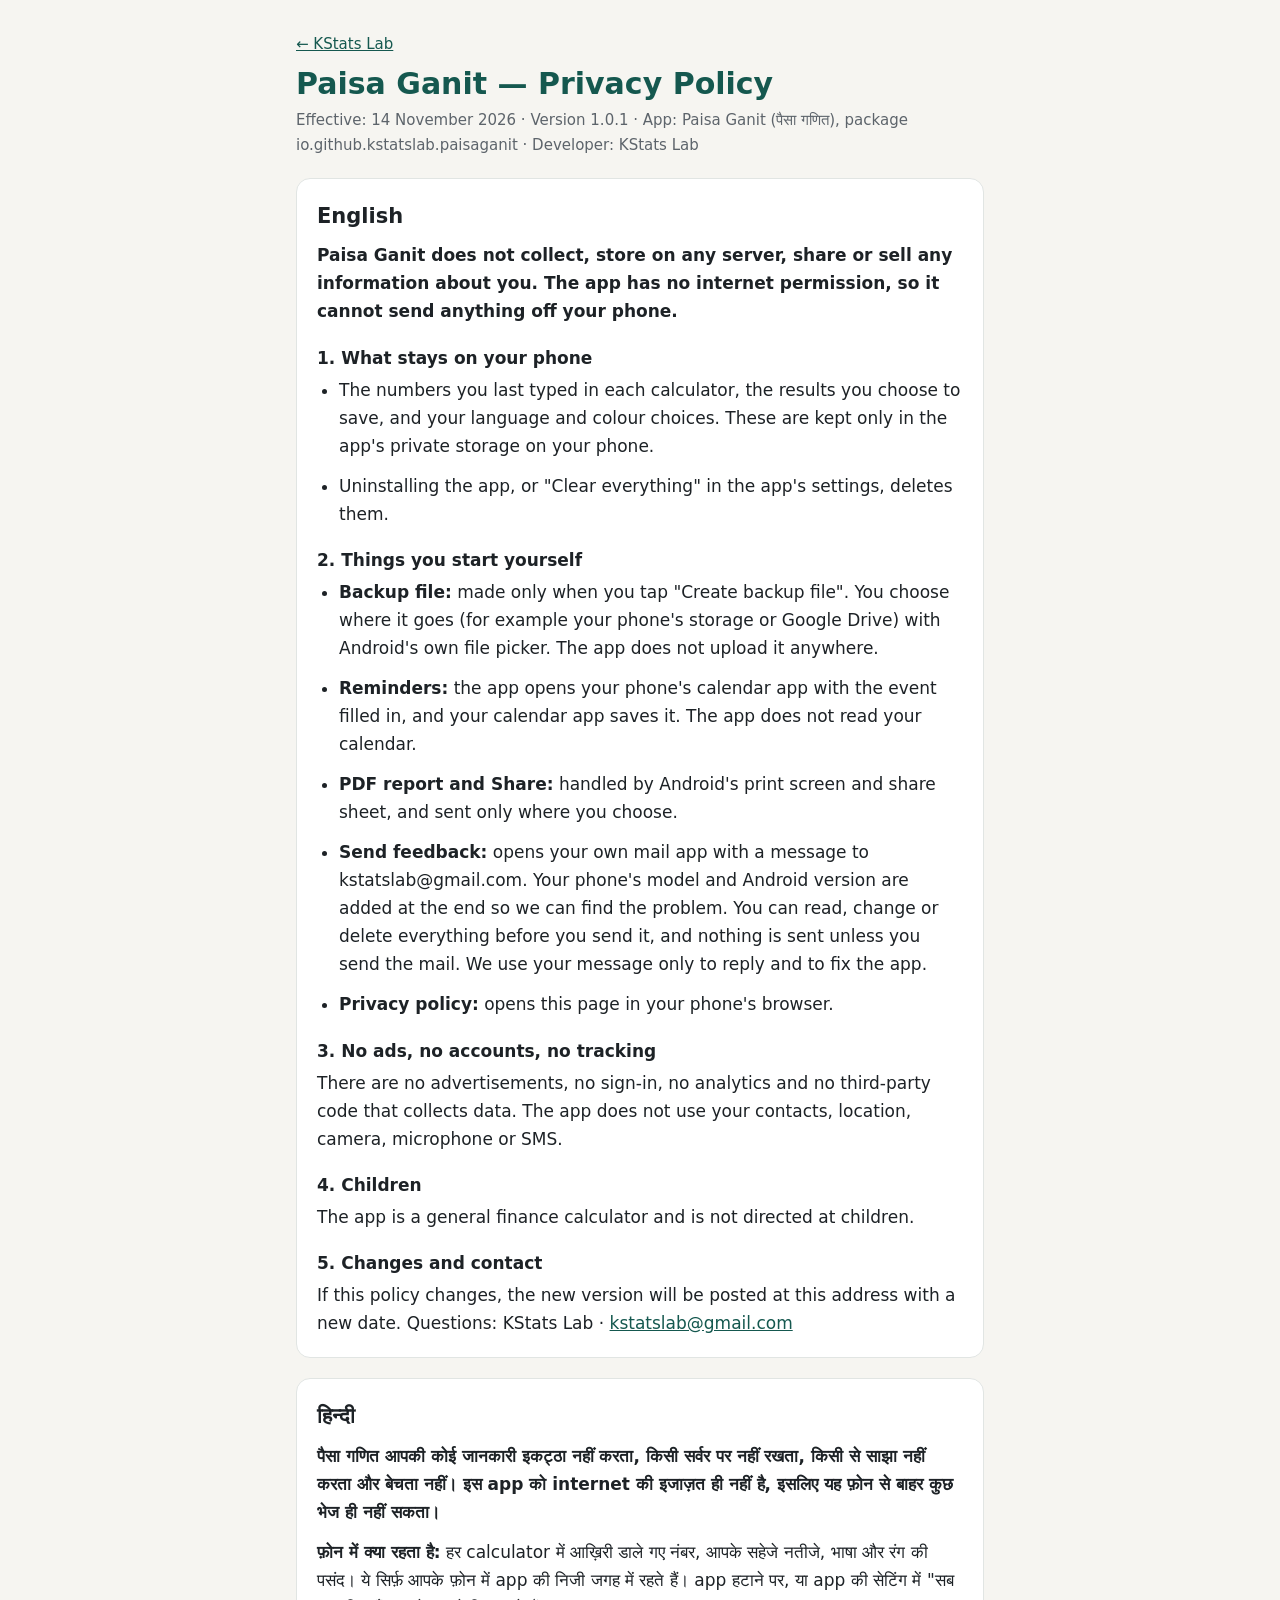
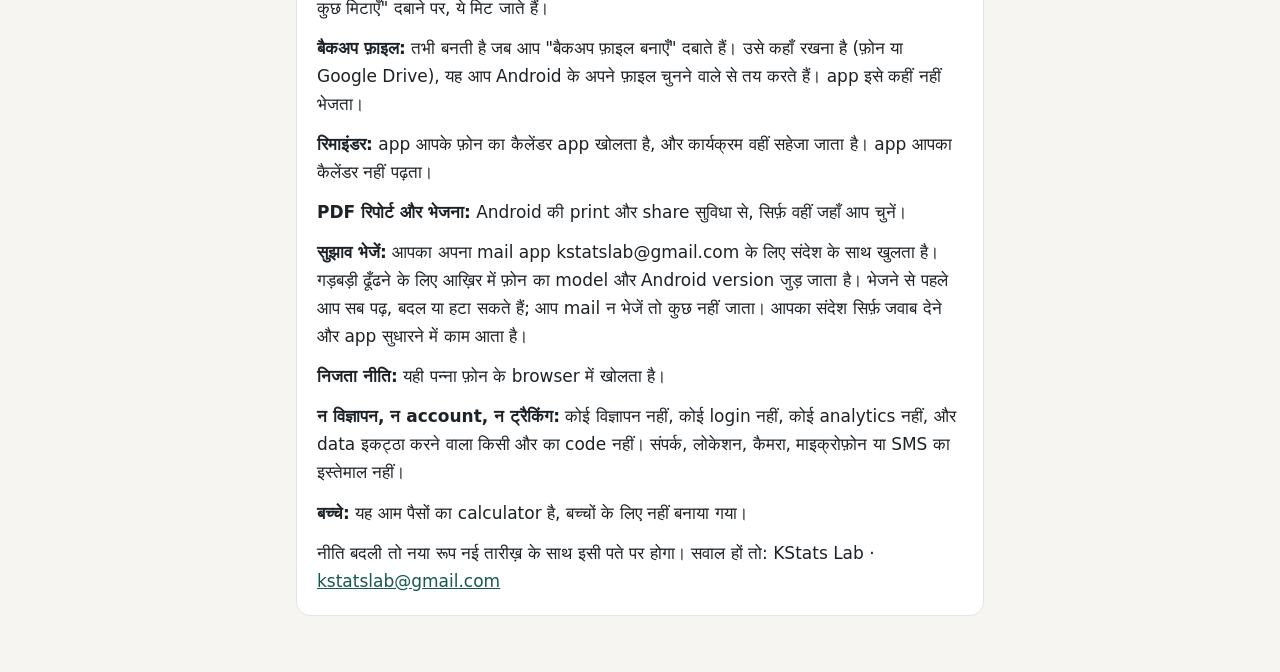
<file: paisa-ganit/privacy.html>
<!doctype html>
<html lang="en">
<head>
<meta charset="utf-8">
<meta name="viewport" content="width=device-width, initial-scale=1">
<title>Paisa Ganit — Privacy Policy</title>
<style>
:root { --bg: #f6f5f1; --card: #ffffff; --ink: #1d2226; --muted: #5d646b; --rule: #e1e5e3; --accent: #15584f; color-scheme: light; }
* { box-sizing: border-box; }
body { margin: 0; background: var(--bg); color: var(--ink); font-family: "Noto Sans Devanagari", "Nirmala UI", "Mukta", system-ui, -apple-system, "Segoe UI", sans-serif; font-size: 17px; line-height: 1.65; }
main { max-width: 720px; margin: 0 auto; padding: 32px 16px 56px; display: flex; flex-direction: column; gap: 20px; }
header h1 { margin: 0; font-size: 30px; line-height: 1.25; color: var(--accent); text-wrap: balance; }
header p { margin: 6px 0 0; color: var(--muted); font-size: 15px; }
section { background: var(--card); border: 1px solid var(--rule); border-radius: 14px; padding: 20px 20px 8px; }
h2 { margin: 0 0 8px; font-size: 21px; }
h3 { margin: 18px 0 4px; font-size: 17px; }
p, li { margin: 0 0 12px; }
ul { padding-left: 22px; margin: 0 0 12px; }
.lead { font-weight: 600; }
a { color: var(--accent); }
</style>
</head>
<body>
<main>
  <header>
    <p style="margin:0 0 8px;font-size:15px"><a href="../">← KStats Lab</a></p>
    <h1>Paisa Ganit — Privacy Policy</h1>
    <p>Effective: 14 November 2026 · Version 1.0.1 · App: Paisa Ganit (पैसा गणित), package io.github.kstatslab.paisaganit · Developer: KStats Lab</p>
  </header>

  <section>
    <h2>English</h2>
    <p class="lead">Paisa Ganit does not collect, store on any server, share or sell any information about you. The app has no internet permission, so it cannot send anything off your phone.</p>

    <h3>1. What stays on your phone</h3>
    <ul>
      <li>The numbers you last typed in each calculator, the results you choose to save, and your language and colour choices. These are kept only in the app's private storage on your phone.</li>
      <li>Uninstalling the app, or "Clear everything" in the app's settings, deletes them.</li>
    </ul>

    <h3>2. Things you start yourself</h3>
    <ul>
      <li><b>Backup file:</b> made only when you tap "Create backup file". You choose where it goes (for example your phone's storage or Google Drive) with Android's own file picker. The app does not upload it anywhere.</li>
      <li><b>Reminders:</b> the app opens your phone's calendar app with the event filled in, and your calendar app saves it. The app does not read your calendar.</li>
      <li><b>PDF report and Share:</b> handled by Android's print screen and share sheet, and sent only where you choose.</li>
      <li><b>Send feedback:</b> opens your own mail app with a message to kstatslab@gmail.com. Your phone's model and Android version are added at the end so we can find the problem. You can read, change or delete everything before you send it, and nothing is sent unless you send the mail. We use your message only to reply and to fix the app.</li>
      <li><b>Privacy policy:</b> opens this page in your phone's browser.</li>
    </ul>

    <h3>3. No ads, no accounts, no tracking</h3>
    <p>There are no advertisements, no sign-in, no analytics and no third-party code that collects data. The app does not use your contacts, location, camera, microphone or SMS.</p>

    <h3>4. Children</h3>
    <p>The app is a general finance calculator and is not directed at children.</p>

    <h3>5. Changes and contact</h3>
    <p>If this policy changes, the new version will be posted at this address with a new date. Questions: KStats Lab · <a href="mailto:kstatslab@gmail.com">kstatslab@gmail.com</a></p>
  </section>

  <section lang="hi">
    <h2>हिन्दी</h2>
    <p class="lead">पैसा गणित आपकी कोई जानकारी इकट्ठा नहीं करता, किसी सर्वर पर नहीं रखता, किसी से साझा नहीं करता और बेचता नहीं। इस app को internet की इजाज़त ही नहीं है, इसलिए यह फ़ोन से बाहर कुछ भेज ही नहीं सकता।</p>
    <p><b>फ़ोन में क्या रहता है:</b> हर calculator में आख़िरी डाले गए नंबर, आपके सहेजे नतीजे, भाषा और रंग की पसंद। ये सिर्फ़ आपके फ़ोन में app की निजी जगह में रहते हैं। app हटाने पर, या app की सेटिंग में "सब कुछ मिटाएँ" दबाने पर, ये मिट जाते हैं।</p>
    <p><b>बैकअप फ़ाइल:</b> तभी बनती है जब आप "बैकअप फ़ाइल बनाएँ" दबाते हैं। उसे कहाँ रखना है (फ़ोन या Google Drive), यह आप Android के अपने फ़ाइल चुनने वाले से तय करते हैं। app इसे कहीं नहीं भेजता।</p>
    <p><b>रिमाइंडर:</b> app आपके फ़ोन का कैलेंडर app खोलता है, और कार्यक्रम वहीं सहेजा जाता है। app आपका कैलेंडर नहीं पढ़ता।</p>
    <p><b>PDF रिपोर्ट और भेजना:</b> Android की print और share सुविधा से, सिर्फ़ वहीं जहाँ आप चुनें।</p>
    <p><b>सुझाव भेजें:</b> आपका अपना mail app kstatslab@gmail.com के लिए संदेश के साथ खुलता है। गड़बड़ी ढूँढने के लिए आख़िर में फ़ोन का model और Android version जुड़ जाता है। भेजने से पहले आप सब पढ़, बदल या हटा सकते हैं; आप mail न भेजें तो कुछ नहीं जाता। आपका संदेश सिर्फ़ जवाब देने और app सुधारने में काम आता है।</p>
    <p><b>निजता नीति:</b> यही पन्ना फ़ोन के browser में खोलता है।</p>
    <p><b>न विज्ञापन, न account, न ट्रैकिंग:</b> कोई विज्ञापन नहीं, कोई login नहीं, कोई analytics नहीं, और data इकट्ठा करने वाला किसी और का code नहीं। संपर्क, लोकेशन, कैमरा, माइक्रोफ़ोन या SMS का इस्तेमाल नहीं।</p>
    <p><b>बच्चे:</b> यह आम पैसों का calculator है, बच्चों के लिए नहीं बनाया गया।</p>
    <p>नीति बदली तो नया रूप नई तारीख़ के साथ इसी पते पर होगा। सवाल हों तो: KStats Lab · <a href="mailto:kstatslab@gmail.com">kstatslab@gmail.com</a></p>
  </section>
</main>
</body>
</html>
</file>
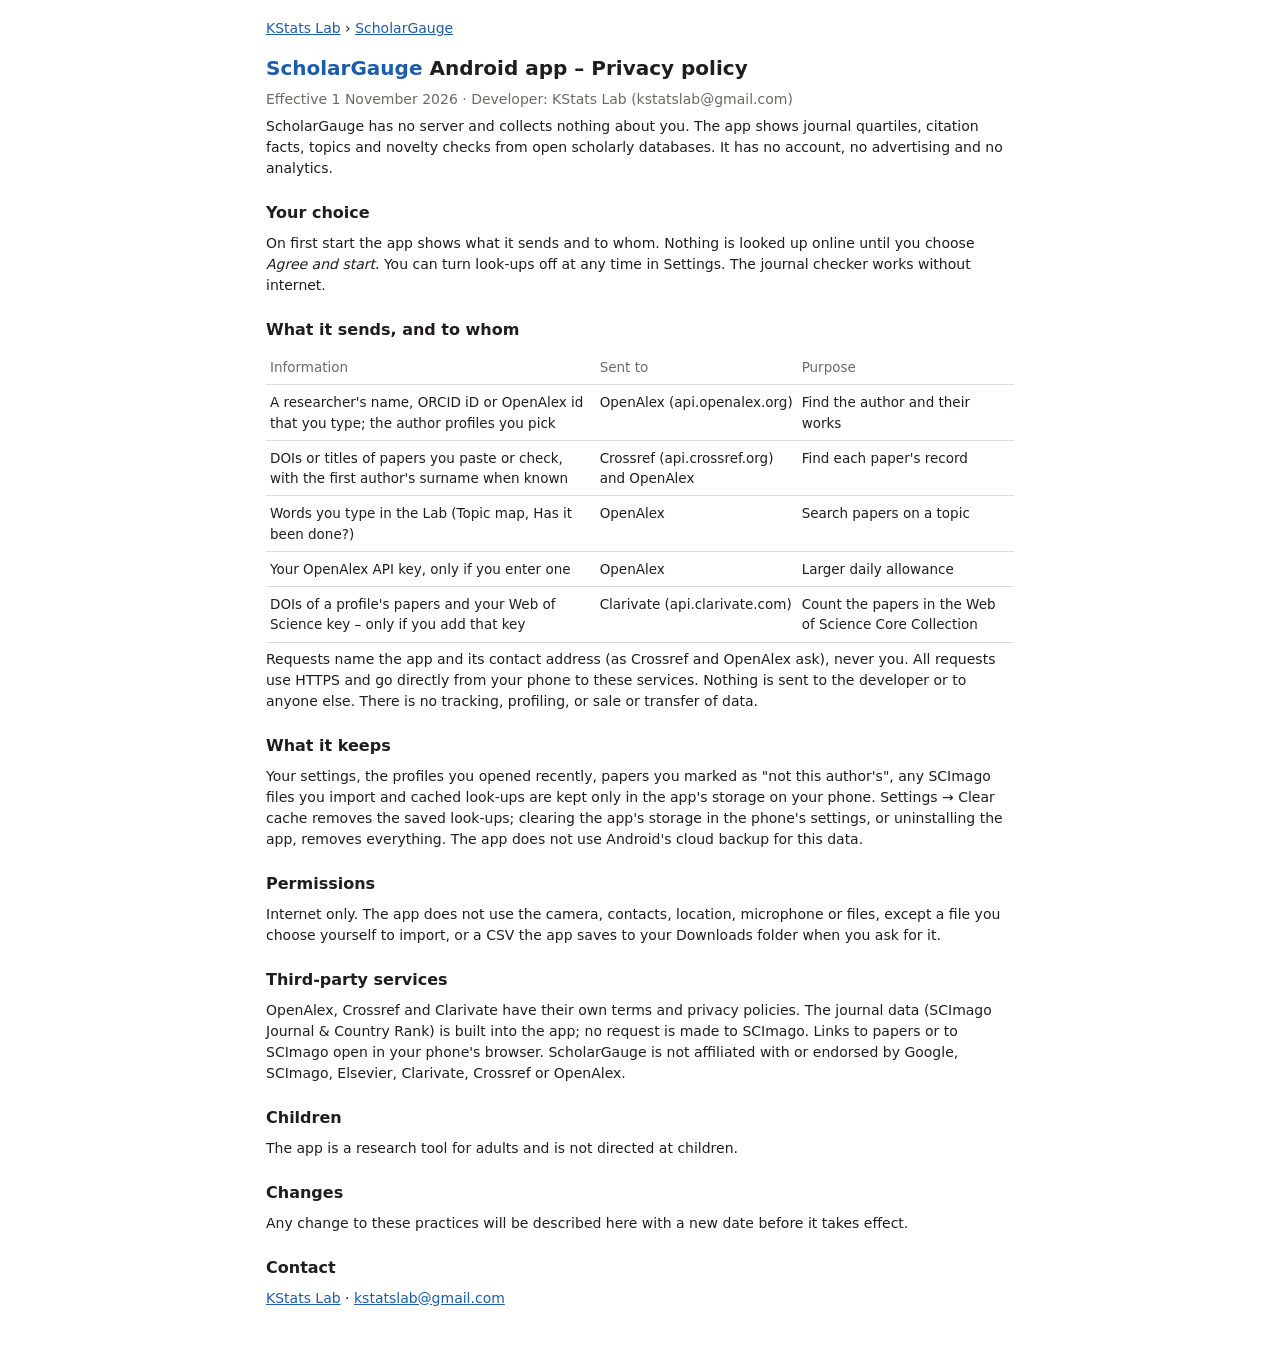
<file: scholargauge/android-privacy.html>
<!doctype html>
<html lang="en">
<head>
  <meta charset="utf-8">
  <meta name="viewport" content="width=device-width, initial-scale=1">
  <title>ScholarGauge Android app – Privacy policy</title>
  <link rel="stylesheet" href="ui.css">
  <style>
    body { max-width: 780px; margin: 0 auto; padding: 18px 16px 40px; }
    table { border-collapse: collapse; width: 100%; font-size: 13.5px; }
    td, th { border-bottom: 1px solid var(--line); padding: 7px 4px; text-align: left; vertical-align: top; }
    th { color: var(--muted); font-weight: normal; }
    .kl-top { margin: 0 0 14px; font-size: 14px; }
  </style>
</head>
<body>
  <p class="kl-top"><a href="../">KStats Lab</a> › <a href="./">ScholarGauge</a></p>
  <h1><span class="brand">ScholarGauge</span> Android app – Privacy policy</h1>
  <p class="muted">Effective 1 November 2026 · Developer: KStats Lab (kstatslab@gmail.com)</p>

  <p>ScholarGauge has no server and collects nothing about you. The app shows journal quartiles, citation facts, topics and
    novelty checks from open scholarly databases. It has no account, no advertising and no analytics.</p>

  <h2>Your choice</h2>
  <p>On first start the app shows what it sends and to whom. Nothing is looked up online until you choose
    <i>Agree and start</i>. You can turn look-ups off at any time in Settings. The journal checker works without internet.</p>

  <h2>What it sends, and to whom</h2>
  <table>
    <thead><tr><th>Information</th><th>Sent to</th><th>Purpose</th></tr></thead>
    <tbody>
      <tr><td>A researcher's name, ORCID iD or OpenAlex id that you type; the author profiles you pick</td><td>OpenAlex (api.openalex.org)</td><td>Find the author and their works</td></tr>
      <tr><td>DOIs or titles of papers you paste or check, with the first author's surname when known</td><td>Crossref (api.crossref.org) and OpenAlex</td><td>Find each paper's record</td></tr>
      <tr><td>Words you type in the Lab (Topic map, Has it been done?)</td><td>OpenAlex</td><td>Search papers on a topic</td></tr>
      <tr><td>Your OpenAlex API key, only if you enter one</td><td>OpenAlex</td><td>Larger daily allowance</td></tr>
      <tr><td>DOIs of a profile's papers and your Web of Science key – only if you add that key</td><td>Clarivate (api.clarivate.com)</td><td>Count the papers in the Web of Science Core Collection</td></tr>
    </tbody>
  </table>
  <p>Requests name the app and its contact address (as Crossref and OpenAlex ask), never you. All requests use HTTPS and go directly from your phone to these services. Nothing is sent to the developer or to anyone
    else. There is no tracking, profiling, or sale or transfer of data.</p>

  <h2>What it keeps</h2>
  <p>Your settings, the profiles you opened recently, papers you marked as "not this author's", any SCImago files you import and
    cached look-ups are kept only in the app's storage on your phone. Settings → Clear cache removes the saved look-ups;
    clearing the app's storage in the phone's settings, or uninstalling the app, removes everything. The app does not use Android's cloud backup for this data.</p>

  <h2>Permissions</h2>
  <p>Internet only. The app does not use the camera, contacts, location, microphone or files, except a file you choose
    yourself to import, or a CSV the app saves to your Downloads folder when you ask for it.</p>

  <h2>Third-party services</h2>
  <p>OpenAlex, Crossref and Clarivate have their own terms and privacy policies. The journal data (SCImago Journal &amp; Country
    Rank) is built into the app; no request is made to SCImago. Links to papers or to SCImago open in your phone's browser.
    ScholarGauge is not affiliated with or endorsed by Google, SCImago, Elsevier, Clarivate, Crossref or OpenAlex.</p>

  <h2>Children</h2>
  <p>The app is a research tool for adults and is not directed at children.</p>

  <h2>Changes</h2>
  <p>Any change to these practices will be described here with a new date before it takes effect.</p>

  <h2>Contact</h2>
  <p><a href="../">KStats Lab</a> · <a href="mailto:kstatslab@gmail.com">kstatslab@gmail.com</a></p>
</body>
</html>
</file>
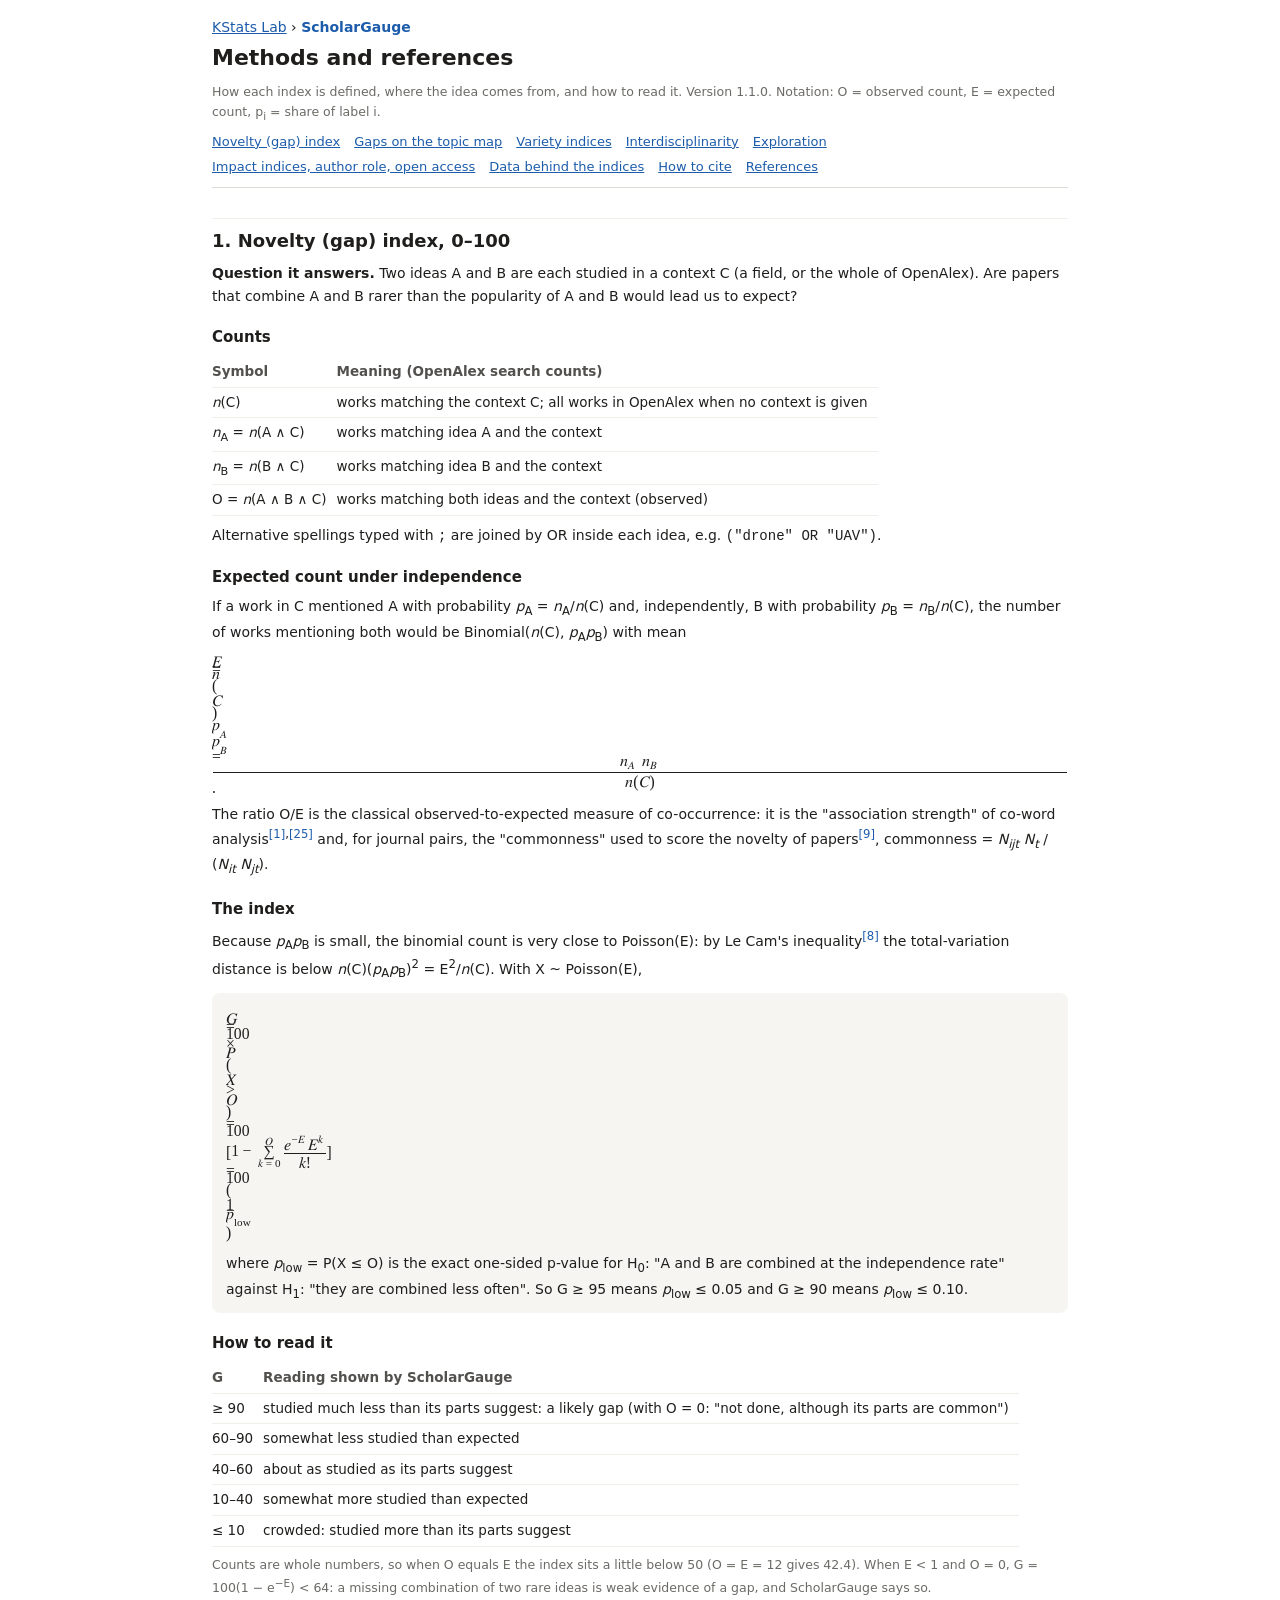
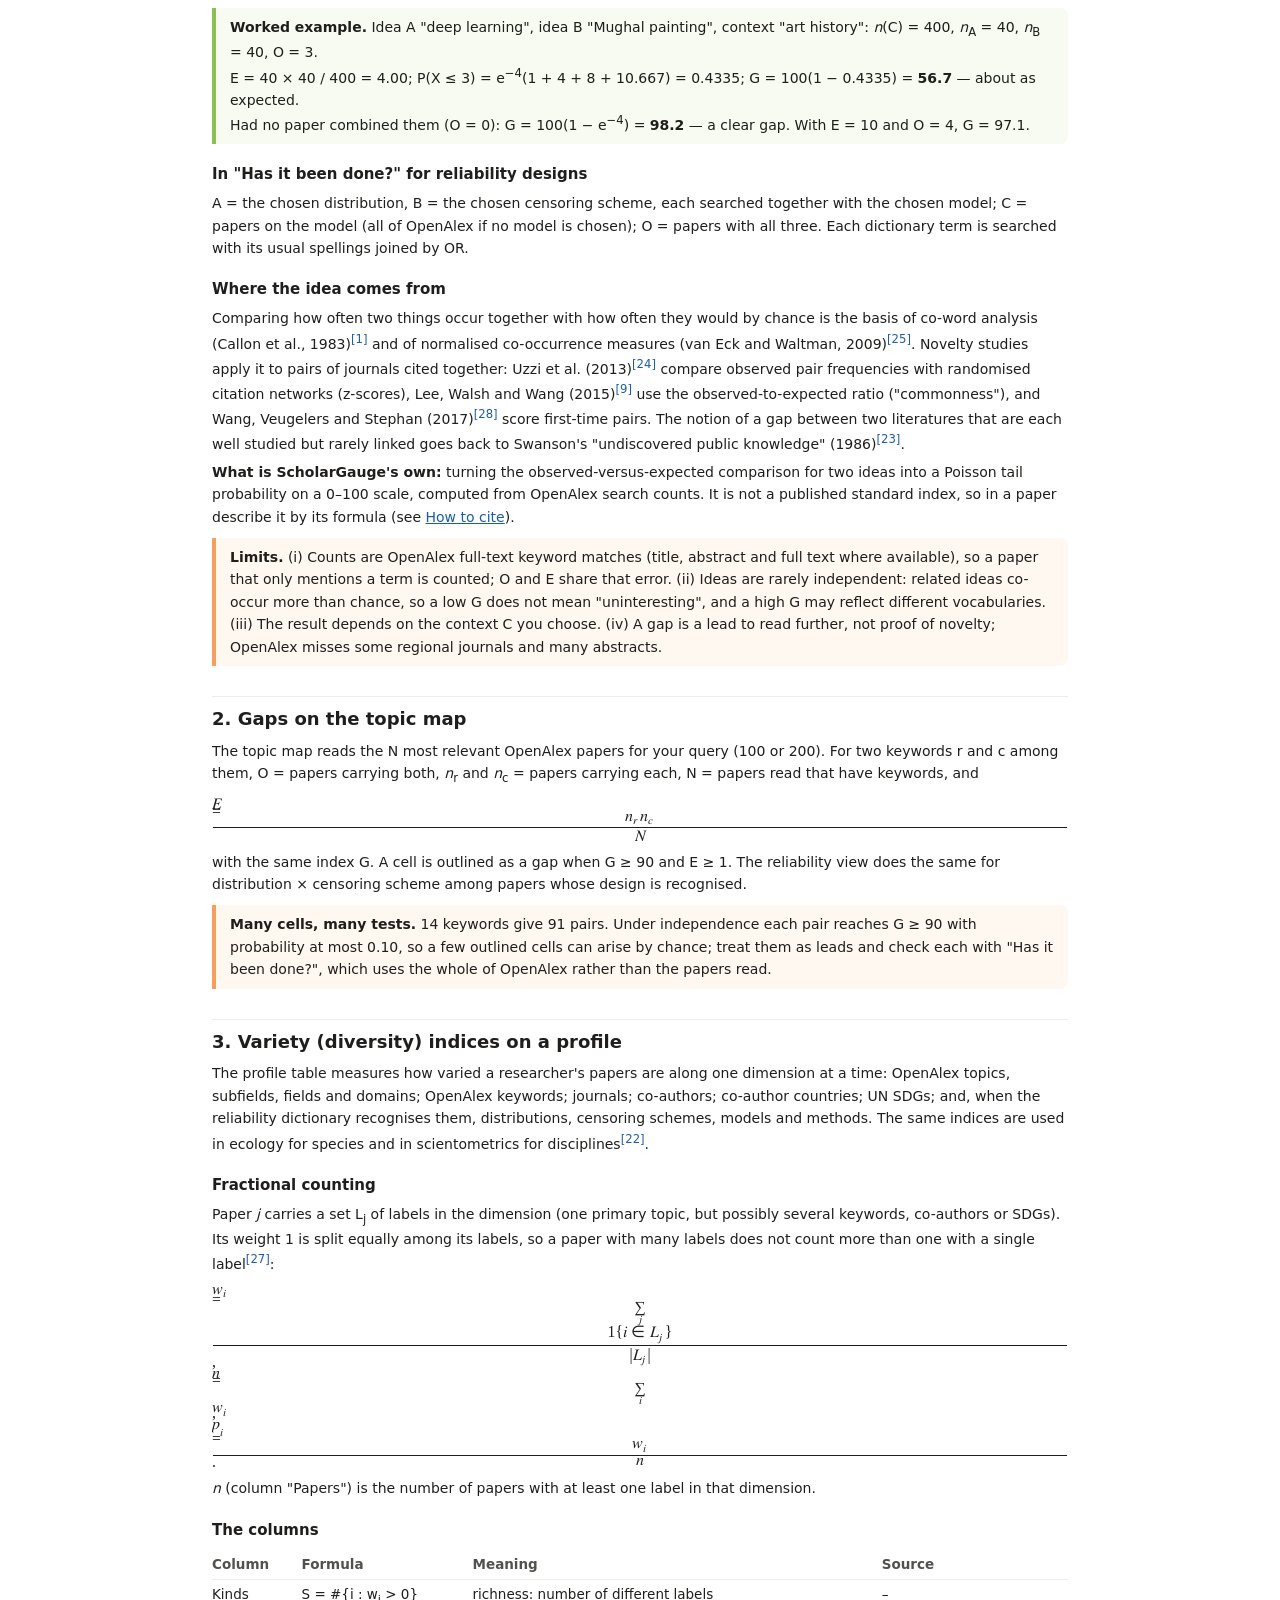
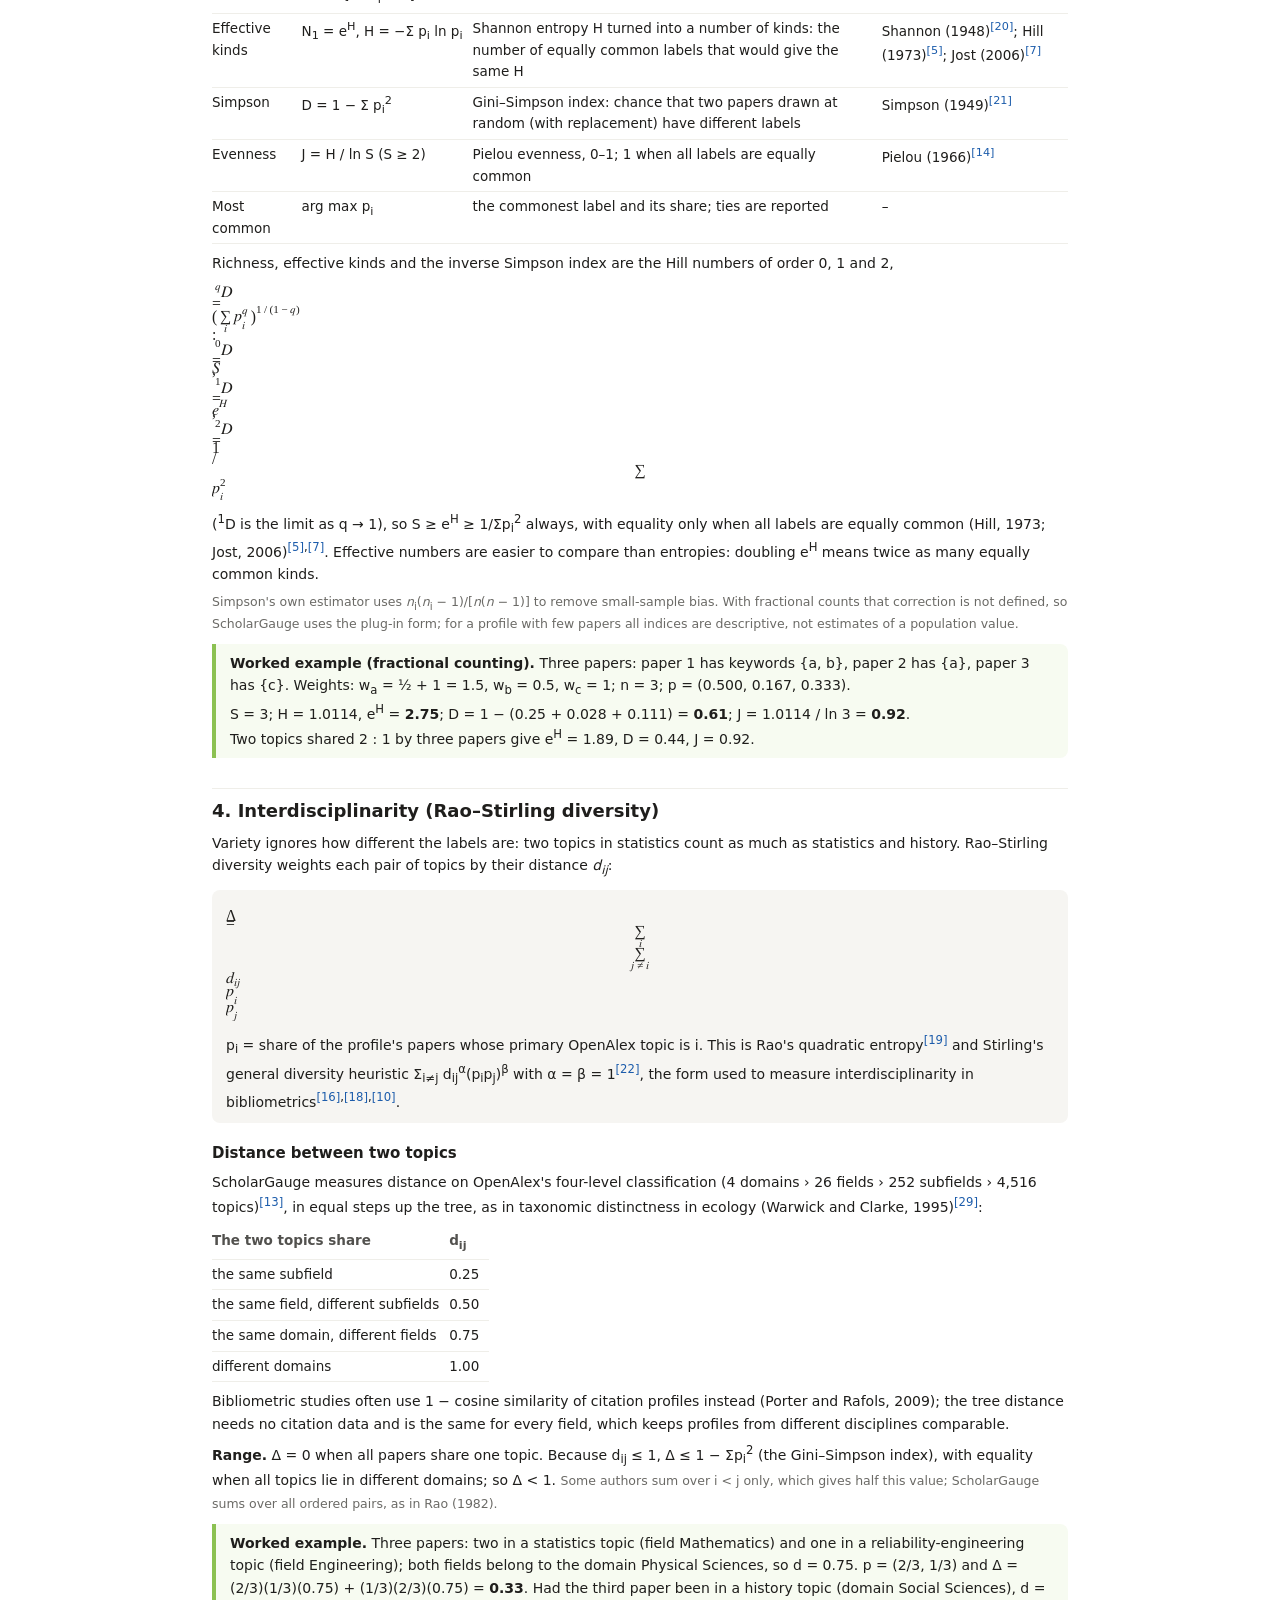
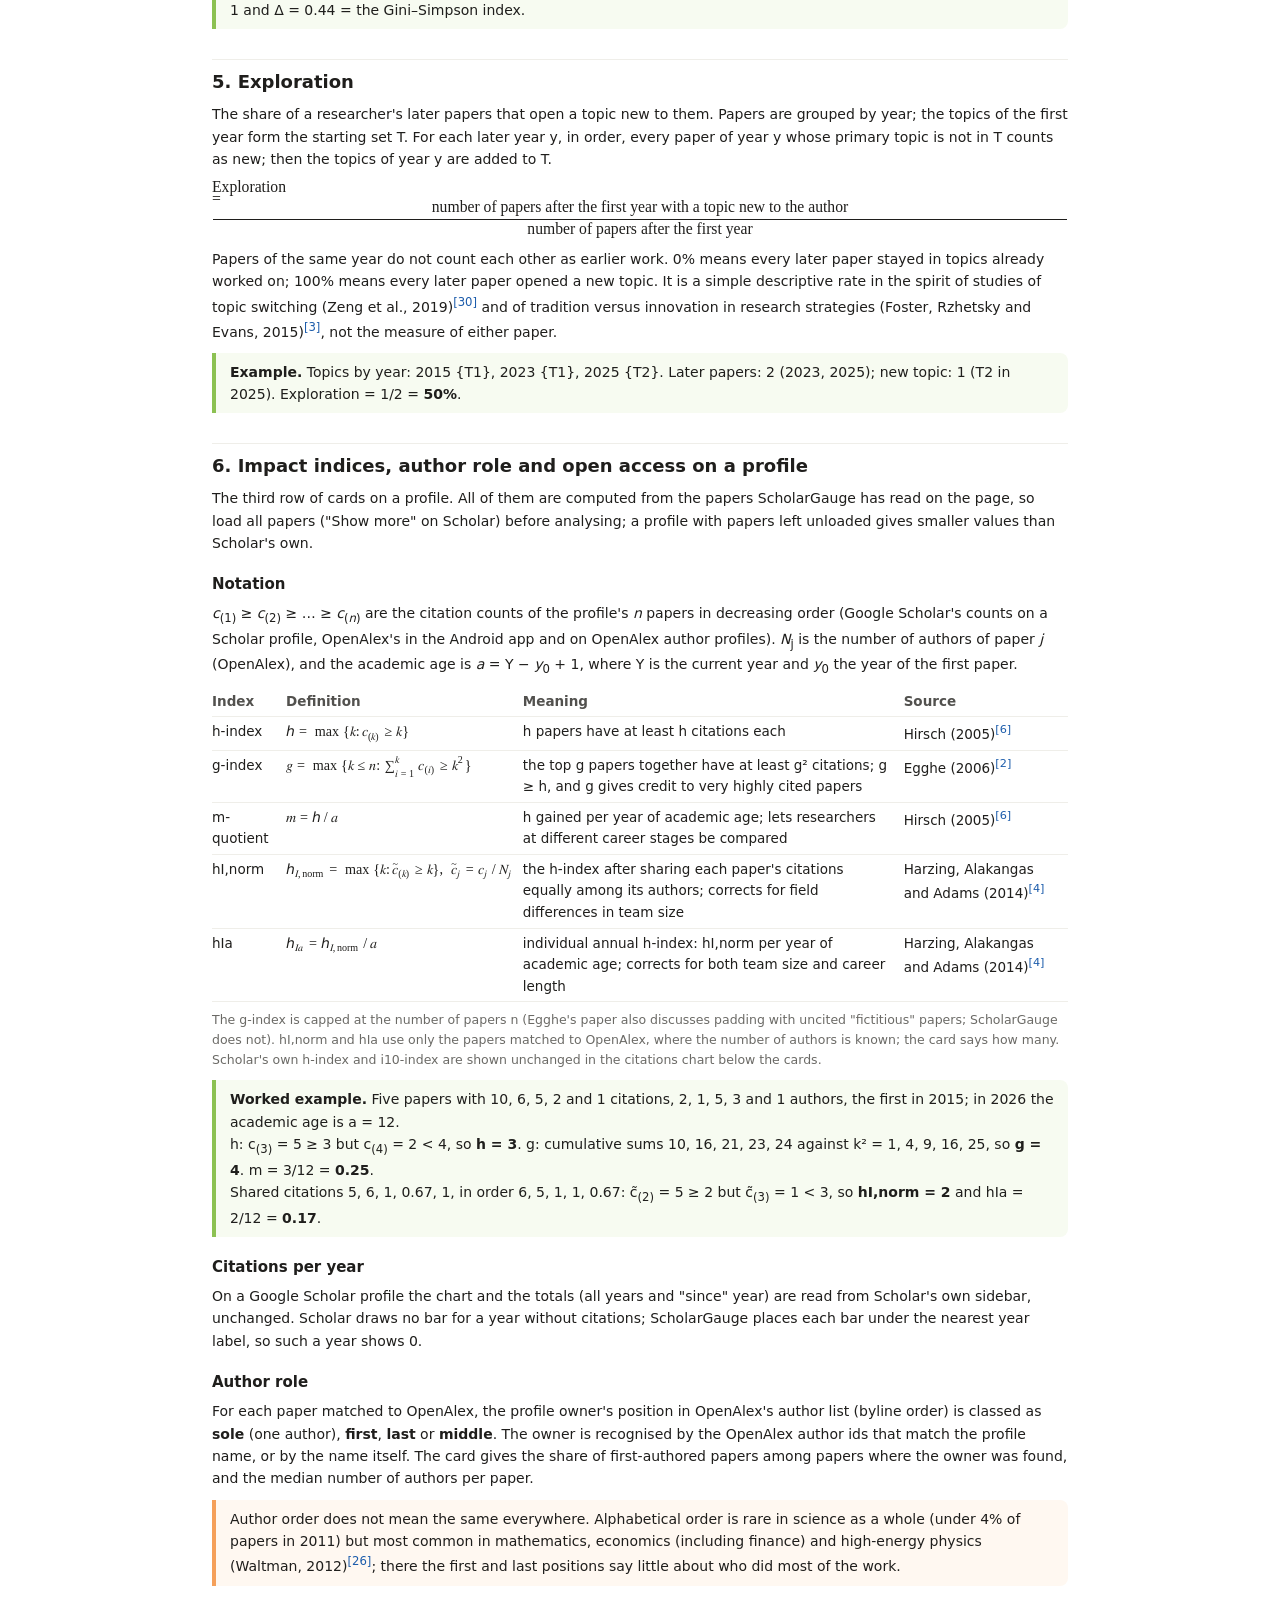
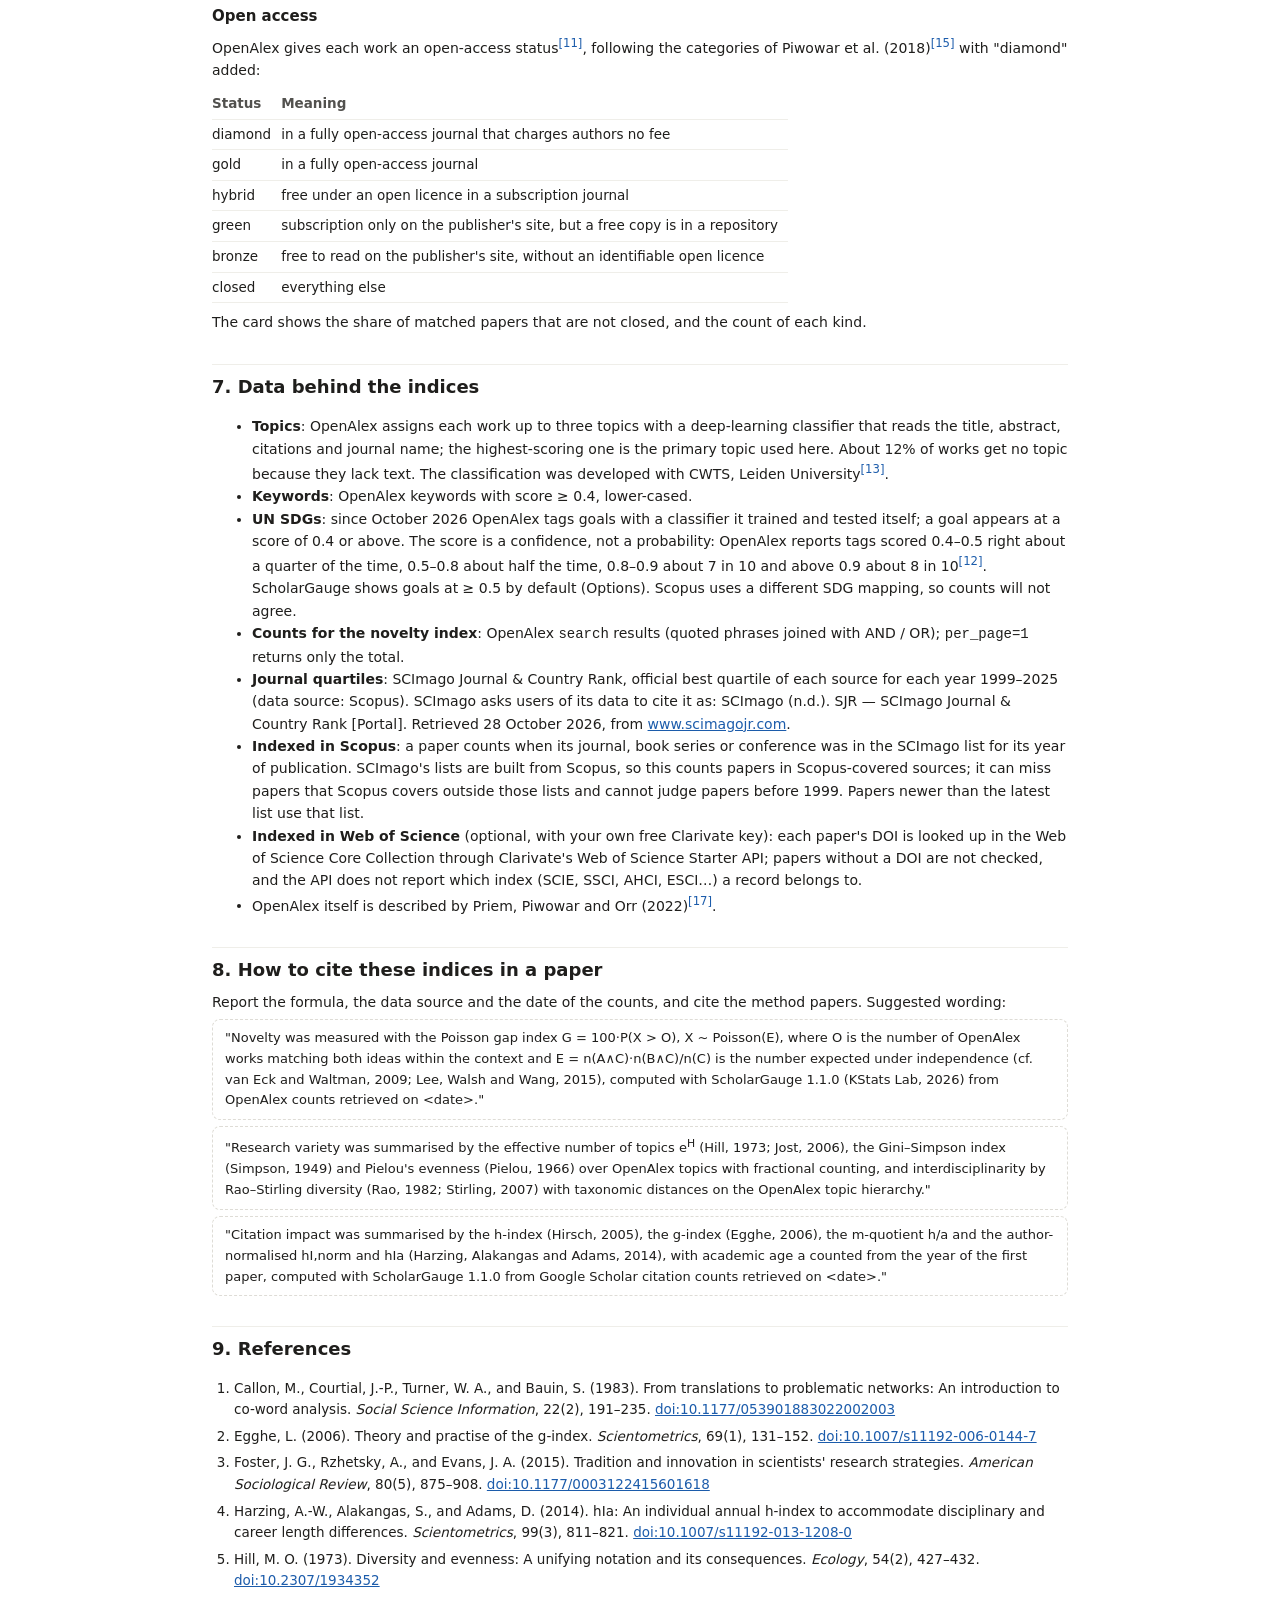
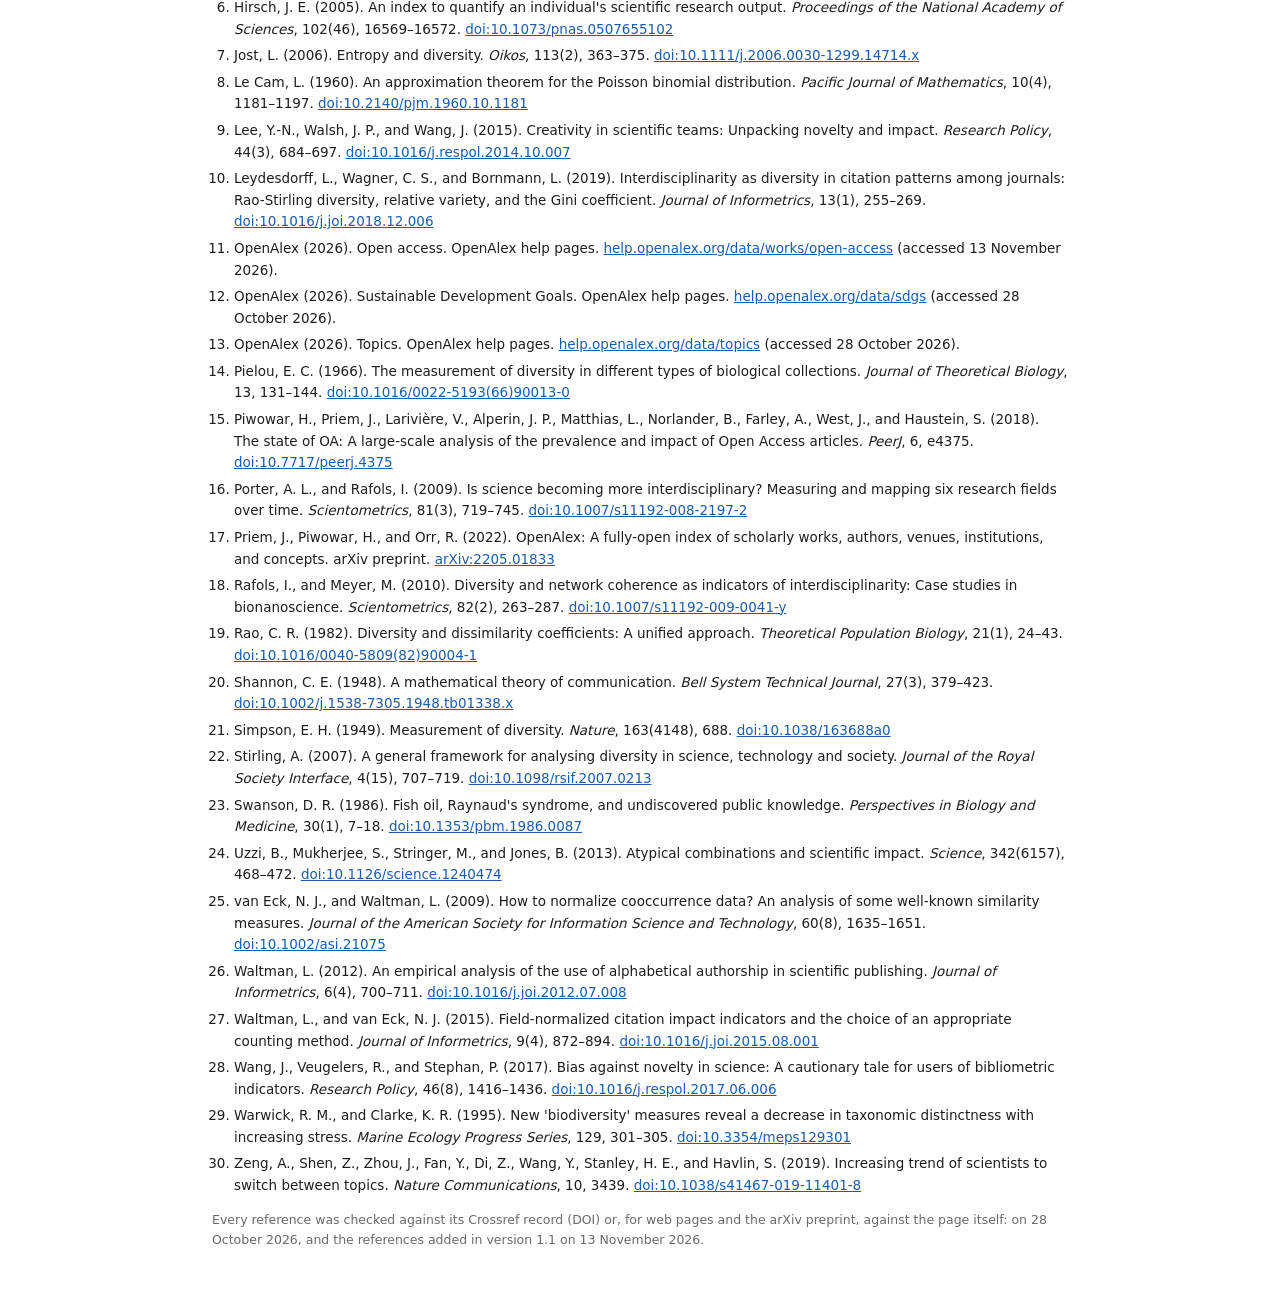
<file: scholargauge/methods.html>
<!doctype html>
<html lang="en">
<head>
  <meta charset="utf-8">
  <meta name="viewport" content="width=device-width, initial-scale=1">
  <title>ScholarGauge – Methods and references</title>
  <link rel="stylesheet" href="ui.css">
  <style>
    body { max-width: 900px; margin: 0 auto; padding: 0 22px 40px; line-height: 1.6; }
    header { padding: 16px 0 10px; border-bottom: 1px solid var(--line); margin-bottom: 8px; }
    header h1 { font-size: 22px; margin: 2px 0 4px; }
    nav.toc { display: flex; flex-wrap: wrap; gap: 4px 14px; font-size: 13px; margin-top: 8px; }
    section { scroll-margin-top: 12px; }
    h2 { font-size: 18px; margin: 30px 0 6px; padding-top: 8px; border-top: 1px solid #efeee9; }
    h3 { font-size: 15px; margin: 18px 0 4px; }
    math[display="block"] { margin: 10px 0; font-size: 1.12em; }
    math { font-size: 1.05em; }
    .box { background: var(--bg2); border-radius: 8px; padding: 10px 14px; margin: 10px 0; }
    .ex { border-left: 4px solid #8cc152; background: #f7fbf1; border-radius: 0 8px 8px 0; padding: 8px 14px; margin: 10px 0; }
    .caveat { border-left: 4px solid #f5a05a; background: #fff8f1; border-radius: 0 8px 8px 0; padding: 8px 14px; margin: 10px 0; }
    table.t { border-collapse: collapse; font-size: 13.5px; margin: 8px 0; }
    table.t th, table.t td { border-bottom: 1px solid #efeee9; padding: 4px 10px 4px 0; text-align: left; vertical-align: top; }
    table.t th { color: var(--text2); font-weight: 600; }
    td.n { text-align: right; font-variant-numeric: tabular-nums; }
    ol.refs { padding-left: 22px; font-size: 13.5px; }
    ol.refs li { margin: 5px 0; }
    .cite { font-size: 13px; background: #fff; border: 1px dashed var(--line); border-radius: 8px; padding: 8px 12px; }
    sup.r a { text-decoration: none; }
    table.cols td:nth-child(2) { white-space: nowrap; }
    /* phones: long formulas and wide tables scroll sideways instead of widening the page */
    math[display="block"], table.t { display: block; max-width: 100%; overflow-x: auto; }
  </style>
</head>
<body>
<header>
  <a href="../" style="font-size:14px">KStats Lab</a> › <a class="brand" href="index.html" style="text-decoration:none">ScholarGauge</a>
  <h1>Methods and references</h1>
  <p class="muted small">How each index is defined, where the idea comes from, and how to read it. Version 1.1.0.
    Notation: O = observed count, E = expected count, p<sub>i</sub> = share of label i.</p>
  <nav class="toc">
    <a href="#novelty">Novelty (gap) index</a>
    <a href="#map">Gaps on the topic map</a>
    <a href="#variety">Variety indices</a>
    <a href="#rao">Interdisciplinarity</a>
    <a href="#exploration">Exploration</a>
    <a href="#impact">Impact indices, author role, open access</a>
    <a href="#data">Data behind the indices</a>
    <a href="#cite">How to cite</a>
    <a href="#refs">References</a>
  </nav>
</header>

<!-- ======================================================= NOVELTY -->
<section id="novelty">
  <h2>1. Novelty (gap) index, 0–100</h2>
  <p><b>Question it answers.</b> Two ideas A and B are each studied in a context C (a field, or the whole of OpenAlex).
    Are papers that combine A and B rarer than the popularity of A and B would lead us to expect?</p>

  <h3>Counts</h3>
  <table class="t">
    <tr><th>Symbol</th><th>Meaning (OpenAlex search counts)</th></tr>
    <tr><td><i>n</i>(C)</td><td>works matching the context C; all works in OpenAlex when no context is given</td></tr>
    <tr><td><i>n</i><sub>A</sub> = <i>n</i>(A ∧ C)</td><td>works matching idea A and the context</td></tr>
    <tr><td><i>n</i><sub>B</sub> = <i>n</i>(B ∧ C)</td><td>works matching idea B and the context</td></tr>
    <tr><td>O = <i>n</i>(A ∧ B ∧ C)</td><td>works matching both ideas and the context (observed)</td></tr>
  </table>
  <p>Alternative spellings typed with <code>;</code> are joined by OR inside each idea, e.g. <code>("drone" OR "UAV")</code>.</p>

  <h3>Expected count under independence</h3>
  <p>If a work in C mentioned A with probability <i>p</i><sub>A</sub> = <i>n</i><sub>A</sub>/<i>n</i>(C) and, independently,
    B with probability <i>p</i><sub>B</sub> = <i>n</i><sub>B</sub>/<i>n</i>(C), the number of works mentioning both would be
    Binomial(<i>n</i>(C), <i>p</i><sub>A</sub><i>p</i><sub>B</sub>) with mean</p>
  <math display="block">
    <mi>E</mi><mo>=</mo><mi>n</mi><mo stretchy="false">(</mo><mi>C</mi><mo stretchy="false">)</mo><mspace width="0.15em"/><msub><mi>p</mi><mi>A</mi></msub><msub><mi>p</mi><mi>B</mi></msub>
    <mo>=</mo>
    <mfrac><mrow><msub><mi>n</mi><mi>A</mi></msub><mspace width="0.2em"/><msub><mi>n</mi><mi>B</mi></msub></mrow><mrow><mi>n</mi><mo stretchy="false">(</mo><mi>C</mi><mo stretchy="false">)</mo></mrow></mfrac>
    <mo>.</mo>
  </math>
  <p>The ratio O/E is the classical observed-to-expected measure of co-occurrence: it is the "association strength" of
    co-word analysis<sup class="r"><a href="#r-callon">[1]</a>,<a href="#r-vaneck">[25]</a></sup> and, for journal pairs, the
    "commonness" used to score the novelty of papers<sup class="r"><a href="#r-lee">[9]</a></sup>,
    commonness = <i>N<sub>ijt</sub></i> <i>N<sub>t</sub></i> / (<i>N<sub>it</sub></i> <i>N<sub>jt</sub></i>).</p>

  <h3>The index</h3>
  <p>Because <i>p</i><sub>A</sub><i>p</i><sub>B</sub> is small, the binomial count is very close to Poisson(E): by
    Le Cam's inequality<sup class="r"><a href="#r-lecam">[8]</a></sup> the total-variation distance is below
    <i>n</i>(C)(<i>p</i><sub>A</sub><i>p</i><sub>B</sub>)<sup>2</sup> = E<sup>2</sup>/<i>n</i>(C). With X ~ Poisson(E),</p>
  <div class="box">
  <math display="block">
    <mi>G</mi><mo>=</mo><mn>100</mn><mo>×</mo><mi>P</mi><mo stretchy="false">(</mo><mi>X</mi><mo>&gt;</mo><mi>O</mi><mo stretchy="false">)</mo>
    <mo>=</mo><mn>100</mn>
    <mrow><mo>[</mo><mn>1</mn><mo>−</mo>
      <munderover><mo>∑</mo><mrow><mi>k</mi><mo>=</mo><mn>0</mn></mrow><mi>O</mi></munderover>
      <mfrac><mrow><msup><mi>e</mi><mrow><mo>−</mo><mi>E</mi></mrow></msup><msup><mi>E</mi><mi>k</mi></msup></mrow><mrow><mi>k</mi><mo>!</mo></mrow></mfrac>
    <mo>]</mo></mrow>
    <mo>=</mo><mn>100</mn><mo stretchy="false">(</mo><mn>1</mn><mo>−</mo><msub><mi>p</mi><mtext>low</mtext></msub><mo stretchy="false">)</mo>
  </math>
  <p style="margin:0">where <i>p</i><sub>low</sub> = P(X ≤ O) is the exact one-sided p-value for
    H<sub>0</sub>: "A and B are combined at the independence rate" against H<sub>1</sub>: "they are combined less often".
    So G ≥ 95 means <i>p</i><sub>low</sub> ≤ 0.05 and G ≥ 90 means <i>p</i><sub>low</sub> ≤ 0.10.</p>
  </div>

  <h3>How to read it</h3>
  <table class="t">
    <tr><th>G</th><th>Reading shown by ScholarGauge</th></tr>
    <tr><td>≥ 90</td><td>studied much less than its parts suggest: a likely gap (with O = 0: "not done, although its parts are common")</td></tr>
    <tr><td>60–90</td><td>somewhat less studied than expected</td></tr>
    <tr><td>40–60</td><td>about as studied as its parts suggest</td></tr>
    <tr><td>10–40</td><td>somewhat more studied than expected</td></tr>
    <tr><td>≤ 10</td><td>crowded: studied more than its parts suggest</td></tr>
  </table>
  <p class="small muted">Counts are whole numbers, so when O equals E the index sits a little below 50 (O = E = 12 gives 42.4).
    When E &lt; 1 and O = 0, G = 100(1 − e<sup>−E</sup>) &lt; 64: a missing combination of two rare ideas is weak evidence of a
    gap, and ScholarGauge says so.</p>

  <div class="ex">
    <b>Worked example.</b> Idea A "deep learning", idea B "Mughal painting", context "art history":
    <i>n</i>(C) = 400, <i>n</i><sub>A</sub> = 40, <i>n</i><sub>B</sub> = 40, O = 3.<br>
    E = 40 × 40 / 400 = 4.00; P(X ≤ 3) = e<sup>−4</sup>(1 + 4 + 8 + 10.667) = 0.4335; G = 100(1 − 0.4335) = <b>56.7</b> — about as expected.<br>
    Had no paper combined them (O = 0): G = 100(1 − e<sup>−4</sup>) = <b>98.2</b> — a clear gap. With E = 10 and O = 4, G = 97.1.
  </div>

  <h3>In "Has it been done?" for reliability designs</h3>
  <p>A = the chosen distribution, B = the chosen censoring scheme, each searched together with the chosen model; C = papers
    on the model (all of OpenAlex if no model is chosen); O = papers with all three. Each dictionary term is searched with its
    usual spellings joined by OR.</p>

  <h3>Where the idea comes from</h3>
  <p>Comparing how often two things occur together with how often they would by chance is the basis of co-word analysis
    (Callon et al., 1983)<sup class="r"><a href="#r-callon">[1]</a></sup> and of normalised co-occurrence measures (van Eck and
    Waltman, 2009)<sup class="r"><a href="#r-vaneck">[25]</a></sup>. Novelty studies apply it to pairs of journals cited together:
    Uzzi et al. (2013)<sup class="r"><a href="#r-uzzi">[24]</a></sup> compare observed pair frequencies with randomised citation
    networks (z-scores), Lee, Walsh and Wang (2015)<sup class="r"><a href="#r-lee">[9]</a></sup> use the observed-to-expected
    ratio ("commonness"), and Wang, Veugelers and Stephan (2017)<sup class="r"><a href="#r-wang">[28]</a></sup> score first-time
    pairs. The notion of a gap between two literatures that are each well studied but rarely linked goes back to Swanson's
    "undiscovered public knowledge" (1986)<sup class="r"><a href="#r-swanson">[23]</a></sup>.</p>
  <p><b>What is ScholarGauge's own:</b> turning the observed-versus-expected comparison for two ideas into a Poisson tail
    probability on a 0–100 scale, computed from OpenAlex search counts. It is not a published standard index, so in a paper
    describe it by its formula (see <a href="#cite">How to cite</a>).</p>

  <div class="caveat">
    <b>Limits.</b> (i) Counts are OpenAlex full-text keyword matches (title, abstract and full text where available), so a
    paper that only mentions a term is counted; O and E share that error. (ii) Ideas are rarely independent: related ideas
    co-occur more than chance, so a low G does not mean "uninteresting", and a high G may reflect different vocabularies.
    (iii) The result depends on the context C you choose. (iv) A gap is a lead to read further, not proof of novelty; OpenAlex
    misses some regional journals and many abstracts.
  </div>
</section>

<!-- ======================================================= MAP -->
<section id="map">
  <h2>2. Gaps on the topic map</h2>
  <p>The topic map reads the N most relevant OpenAlex papers for your query (100 or 200). For two keywords r and c among them,
    O = papers carrying both, <i>n</i><sub>r</sub> and <i>n</i><sub>c</sub> = papers carrying each, N = papers read that have
    keywords, and</p>
  <math display="block"><mi>E</mi><mo>=</mo><mfrac><mrow><msub><mi>n</mi><mi>r</mi></msub><msub><mi>n</mi><mi>c</mi></msub></mrow><mi>N</mi></mfrac></math>
  <p>with the same index G. A cell is outlined as a gap when G ≥ 90 and E ≥ 1. The reliability view does the same for
    distribution × censoring scheme among papers whose design is recognised.</p>
  <div class="caveat"><b>Many cells, many tests.</b> 14 keywords give 91 pairs. Under independence each pair reaches G ≥ 90
    with probability at most 0.10, so a few outlined cells can arise by chance; treat them as leads and check each with
    "Has it been done?", which uses the whole of OpenAlex rather than the papers read.</div>
</section>

<!-- ======================================================= VARIETY -->
<section id="variety">
  <h2>3. Variety (diversity) indices on a profile</h2>
  <p>The profile table measures how varied a researcher's papers are along one dimension at a time: OpenAlex topics,
    subfields, fields and domains; OpenAlex keywords; journals; co-authors; co-author countries; UN SDGs; and, when the
    reliability dictionary recognises them, distributions, censoring schemes, models and methods. The same indices are used
    in ecology for species and in scientometrics for disciplines<sup class="r"><a href="#r-stirling">[22]</a></sup>.</p>

  <h3>Fractional counting</h3>
  <p>Paper <i>j</i> carries a set L<sub>j</sub> of labels in the dimension (one primary topic, but possibly several keywords,
    co-authors or SDGs). Its weight 1 is split equally among its labels, so a paper with many labels does not count more than
    one with a single label<sup class="r"><a href="#r-waltman">[27]</a></sup>:</p>
  <math display="block">
    <msub><mi>w</mi><mi>i</mi></msub><mo>=</mo><munder><mo>∑</mo><mi>j</mi></munder>
    <mfrac><mrow><mn>1</mn><mo stretchy="false">{</mo><mi>i</mi><mo>∈</mo><msub><mi>L</mi><mi>j</mi></msub><mo stretchy="false">}</mo></mrow><mrow><mo>|</mo><msub><mi>L</mi><mi>j</mi></msub><mo>|</mo></mrow></mfrac>
    <mo>,</mo><mspace width="1em"/>
    <mi>n</mi><mo>=</mo><munder><mo>∑</mo><mi>i</mi></munder><msub><mi>w</mi><mi>i</mi></msub>
    <mo>,</mo><mspace width="1em"/>
    <msub><mi>p</mi><mi>i</mi></msub><mo>=</mo><mfrac><msub><mi>w</mi><mi>i</mi></msub><mi>n</mi></mfrac>
    <mo>.</mo>
  </math>
  <p><i>n</i> (column "Papers") is the number of papers with at least one label in that dimension.</p>

  <h3>The columns</h3>
  <table class="t cols">
    <tr><th>Column</th><th>Formula</th><th>Meaning</th><th>Source</th></tr>
    <tr><td>Kinds</td><td>S = #{i : w<sub>i</sub> &gt; 0}</td><td>richness: number of different labels</td><td>–</td></tr>
    <tr><td>Effective kinds</td><td>N<sub>1</sub> = e<sup>H</sup>, H = −Σ p<sub>i</sub> ln p<sub>i</sub></td>
      <td>Shannon entropy H turned into a number of kinds: the number of equally common labels that would give the same H</td>
      <td>Shannon (1948)<sup class="r"><a href="#r-shannon">[20]</a></sup>; Hill (1973)<sup class="r"><a href="#r-hill">[5]</a></sup>; Jost (2006)<sup class="r"><a href="#r-jost">[7]</a></sup></td></tr>
    <tr><td>Simpson</td><td>D = 1 − Σ p<sub>i</sub><sup>2</sup></td>
      <td>Gini–Simpson index: chance that two papers drawn at random (with replacement) have different labels</td>
      <td>Simpson (1949)<sup class="r"><a href="#r-simpson">[21]</a></sup></td></tr>
    <tr><td>Evenness</td><td>J = H / ln S (S ≥ 2)</td><td>Pielou evenness, 0–1; 1 when all labels are equally common</td>
      <td>Pielou (1966)<sup class="r"><a href="#r-pielou">[14]</a></sup></td></tr>
    <tr><td>Most common</td><td>arg max p<sub>i</sub></td><td>the commonest label and its share; ties are reported</td><td>–</td></tr>
  </table>
  <p>Richness, effective kinds and the inverse Simpson index are the Hill numbers of order 0, 1 and 2,</p>
  <math display="block">
    <mmultiscripts><mi>D</mi><none/><none/><mprescripts/><none/><mi>q</mi></mmultiscripts>
    <mo>=</mo><msup><mrow><mo>(</mo><munder><mo>∑</mo><mi>i</mi></munder><msubsup><mi>p</mi><mi>i</mi><mi>q</mi></msubsup><mo>)</mo></mrow><mrow><mn>1</mn><mo>/</mo><mo stretchy="false">(</mo><mn>1</mn><mo>−</mo><mi>q</mi><mo stretchy="false">)</mo></mrow></msup>
    <mo>:</mo><mspace width="0.6em"/>
    <mmultiscripts><mi>D</mi><none/><none/><mprescripts/><none/><mn>0</mn></mmultiscripts><mo>=</mo><mi>S</mi><mo>,</mo><mspace width="0.6em"/>
    <mmultiscripts><mi>D</mi><none/><none/><mprescripts/><none/><mn>1</mn></mmultiscripts><mo>=</mo><msup><mi>e</mi><mi>H</mi></msup><mo>,</mo><mspace width="0.6em"/>
    <mmultiscripts><mi>D</mi><none/><none/><mprescripts/><none/><mn>2</mn></mmultiscripts><mo>=</mo><mn>1</mn><mo>/</mo><mo>∑</mo><msubsup><mi>p</mi><mi>i</mi><mn>2</mn></msubsup>
  </math>
  <p>(<sup>1</sup>D is the limit as q → 1), so S ≥ e<sup>H</sup> ≥ 1/Σp<sub>i</sub><sup>2</sup> always, with equality only when
    all labels are equally common (Hill, 1973; Jost, 2006)<sup class="r"><a href="#r-hill">[5]</a>,<a href="#r-jost">[7]</a></sup>.
    Effective numbers are easier to compare than entropies: doubling e<sup>H</sup> means twice as many equally common kinds.</p>
  <p class="small muted">Simpson's own estimator uses <i>n</i><sub>i</sub>(<i>n</i><sub>i</sub> − 1)/[<i>n</i>(<i>n</i> − 1)] to
    remove small-sample bias. With fractional counts that correction is not defined, so ScholarGauge uses the plug-in form;
    for a profile with few papers all indices are descriptive, not estimates of a population value.</p>

  <div class="ex">
    <b>Worked example (fractional counting).</b> Three papers: paper 1 has keywords {a, b}, paper 2 has {a}, paper 3 has {c}.
    Weights: w<sub>a</sub> = ½ + 1 = 1.5, w<sub>b</sub> = 0.5, w<sub>c</sub> = 1; n = 3; p = (0.500, 0.167, 0.333).<br>
    S = 3; H = 1.0114, e<sup>H</sup> = <b>2.75</b>; D = 1 − (0.25 + 0.028 + 0.111) = <b>0.61</b>; J = 1.0114 / ln 3 = <b>0.92</b>.<br>
    Two topics shared 2 : 1 by three papers give e<sup>H</sup> = 1.89, D = 0.44, J = 0.92.
  </div>
</section>

<!-- ======================================================= RAO-STIRLING -->
<section id="rao">
  <h2>4. Interdisciplinarity (Rao–Stirling diversity)</h2>
  <p>Variety ignores how different the labels are: two topics in statistics count as much as statistics and history.
    Rao–Stirling diversity weights each pair of topics by their distance <i>d<sub>ij</sub></i>:</p>
  <div class="box">
  <math display="block">
    <mi mathvariant="normal">Δ</mi><mo>=</mo>
    <munder><mo>∑</mo><mi>i</mi></munder><munder><mo>∑</mo><mrow><mi>j</mi><mo>≠</mo><mi>i</mi></mrow></munder>
    <msub><mi>d</mi><mrow><mi>i</mi><mi>j</mi></mrow></msub><mspace width="0.15em"/><msub><mi>p</mi><mi>i</mi></msub><msub><mi>p</mi><mi>j</mi></msub>
  </math>
  <p style="margin:0">p<sub>i</sub> = share of the profile's papers whose primary OpenAlex topic is i. This is Rao's quadratic
    entropy<sup class="r"><a href="#r-rao">[19]</a></sup> and Stirling's general diversity heuristic
    Σ<sub>i≠j</sub> d<sub>ij</sub><sup>α</sup>(p<sub>i</sub>p<sub>j</sub>)<sup>β</sup> with α = β = 1<sup class="r"><a href="#r-stirling">[22]</a></sup>,
    the form used to measure interdisciplinarity in bibliometrics<sup class="r"><a href="#r-porter">[16]</a>,<a href="#r-rafols">[18]</a>,<a href="#r-leydesdorff">[10]</a></sup>.</p>
  </div>

  <h3>Distance between two topics</h3>
  <p>ScholarGauge measures distance on OpenAlex's four-level classification (4 domains › 26 fields › 252 subfields › 4,516
    topics)<sup class="r"><a href="#r-oa-topics">[13]</a></sup>, in equal steps up the tree, as in taxonomic distinctness in
    ecology (Warwick and Clarke, 1995)<sup class="r"><a href="#r-warwick">[29]</a></sup>:</p>
  <table class="t">
    <tr><th>The two topics share</th><th class="n">d<sub>ij</sub></th></tr>
    <tr><td>the same subfield</td><td class="n">0.25</td></tr>
    <tr><td>the same field, different subfields</td><td class="n">0.50</td></tr>
    <tr><td>the same domain, different fields</td><td class="n">0.75</td></tr>
    <tr><td>different domains</td><td class="n">1.00</td></tr>
  </table>
  <p>Bibliometric studies often use 1 − cosine similarity of citation profiles instead (Porter and Rafols, 2009); the tree
    distance needs no citation data and is the same for every field, which keeps profiles from different disciplines
    comparable.</p>
  <p><b>Range.</b> Δ = 0 when all papers share one topic. Because d<sub>ij</sub> ≤ 1, Δ ≤ 1 − Σp<sub>i</sub><sup>2</sup>
    (the Gini–Simpson index), with equality when all topics lie in different domains; so Δ &lt; 1.
    <span class="small muted">Some authors sum over i &lt; j only, which gives half this value; ScholarGauge sums over all
    ordered pairs, as in Rao (1982).</span></p>
  <div class="ex"><b>Worked example.</b> Three papers: two in a statistics topic (field Mathematics) and one in a
    reliability-engineering topic (field Engineering); both fields belong to the domain Physical Sciences, so d = 0.75.
    p = (2/3, 1/3) and Δ = (2/3)(1/3)(0.75) + (1/3)(2/3)(0.75) = <b>0.33</b>. Had the third paper been in a history topic
    (domain Social Sciences), d = 1 and Δ = 0.44 = the Gini–Simpson index.</div>
</section>

<!-- ======================================================= EXPLORATION -->
<section id="exploration">
  <h2>5. Exploration</h2>
  <p>The share of a researcher's later papers that open a topic new to them. Papers are grouped by year; the topics of the
    first year form the starting set T. For each later year y, in order, every paper of year y whose primary topic is not in T
    counts as new; then the topics of year y are added to T.</p>
  <math display="block">
    <mtext>Exploration</mtext><mo>=</mo>
    <mfrac><mrow><mtext>number of papers after the first year with a topic new to the author</mtext></mrow><mrow><mtext>number of papers after the first year</mtext></mrow></mfrac>
  </math>
  <p>Papers of the same year do not count each other as earlier work. 0% means every later paper stayed in topics already
    worked on; 100% means every later paper opened a new topic. It is a simple descriptive rate in the spirit of studies of
    topic switching (Zeng et al., 2019)<sup class="r"><a href="#r-zeng">[30]</a></sup> and of tradition versus innovation in
    research strategies (Foster, Rzhetsky and Evans, 2015)<sup class="r"><a href="#r-foster">[3]</a></sup>, not the measure
    of either paper.</p>
  <div class="ex"><b>Example.</b> Topics by year: 2015 {T1}, 2023 {T1}, 2025 {T2}. Later papers: 2 (2023, 2025); new topic:
    1 (T2 in 2025). Exploration = 1/2 = <b>50%</b>.</div>
</section>

<!-- ======================================================= IMPACT, ROLE, OPEN ACCESS (1.1) -->
<section id="impact">
  <h2>6. Impact indices, author role and open access on a profile</h2>
  <p>The third row of cards on a profile. All of them are computed from the papers ScholarGauge has read on the page, so load
    all papers ("Show more" on Scholar) before analysing; a profile with papers left unloaded gives smaller values than
    Scholar's own.</p>

  <h3>Notation</h3>
  <p><i>c</i><sub>(1)</sub> ≥ <i>c</i><sub>(2)</sub> ≥ … ≥ <i>c</i><sub>(<i>n</i>)</sub> are the citation counts of the
    profile's <i>n</i> papers in decreasing order (Google Scholar's counts on a Scholar profile, OpenAlex's in the Android app
    and on OpenAlex author profiles). <i>N</i><sub>j</sub> is the number of authors of paper <i>j</i> (OpenAlex), and the
    academic age is <i>a</i> = Y − <i>y</i><sub>0</sub> + 1, where Y is the current year and <i>y</i><sub>0</sub> the year of the
    first paper.</p>

  <table class="t cols">
    <tr><th>Index</th><th>Definition</th><th>Meaning</th><th>Source</th></tr>
    <tr><td>h-index</td>
      <td><math><mi>h</mi><mo>=</mo><mo movablelimits="true">max</mo><mo stretchy="false">{</mo><mi>k</mi><mo>:</mo><msub><mi>c</mi><mrow><mo stretchy="false">(</mo><mi>k</mi><mo stretchy="false">)</mo></mrow></msub><mo>≥</mo><mi>k</mi><mo stretchy="false">}</mo></math></td>
      <td>h papers have at least h citations each</td>
      <td>Hirsch (2005)<sup class="r"><a href="#r-hirsch">[6]</a></sup></td></tr>
    <tr><td>g-index</td>
      <td><math><mi>g</mi><mo>=</mo><mo movablelimits="true">max</mo><mo stretchy="false">{</mo><mi>k</mi><mo>≤</mo><mi>n</mi><mo>:</mo><msubsup><mo>∑</mo><mrow><mi>i</mi><mo>=</mo><mn>1</mn></mrow><mi>k</mi></msubsup><msub><mi>c</mi><mrow><mo stretchy="false">(</mo><mi>i</mi><mo stretchy="false">)</mo></mrow></msub><mo>≥</mo><msup><mi>k</mi><mn>2</mn></msup><mo stretchy="false">}</mo></math></td>
      <td>the top g papers together have at least g² citations; g ≥ h, and g gives credit to very highly cited papers</td>
      <td>Egghe (2006)<sup class="r"><a href="#r-egghe">[2]</a></sup></td></tr>
    <tr><td>m-quotient</td>
      <td><math><mi>m</mi><mo>=</mo><mi>h</mi><mo>/</mo><mi>a</mi></math></td>
      <td>h gained per year of academic age; lets researchers at different career stages be compared</td>
      <td>Hirsch (2005)<sup class="r"><a href="#r-hirsch">[6]</a></sup></td></tr>
    <tr><td>hI,norm</td>
      <td><math><msub><mi>h</mi><mrow><mi>I</mi><mo>,</mo><mtext>norm</mtext></mrow></msub><mo>=</mo><mo movablelimits="true">max</mo><mo stretchy="false">{</mo><mi>k</mi><mo>:</mo><msub><mover><mi>c</mi><mo>~</mo></mover><mrow><mo stretchy="false">(</mo><mi>k</mi><mo stretchy="false">)</mo></mrow></msub><mo>≥</mo><mi>k</mi><mo stretchy="false">}</mo><mo>,</mo><mspace width="0.4em"/><msub><mover><mi>c</mi><mo>~</mo></mover><mi>j</mi></msub><mo>=</mo><msub><mi>c</mi><mi>j</mi></msub><mo>/</mo><msub><mi>N</mi><mi>j</mi></msub></math></td>
      <td>the h-index after sharing each paper's citations equally among its authors; corrects for field differences in team size</td>
      <td>Harzing, Alakangas and Adams (2014)<sup class="r"><a href="#r-harzing">[4]</a></sup></td></tr>
    <tr><td>hIa</td>
      <td><math><msub><mi>h</mi><mrow><mi>I</mi><mi>a</mi></mrow></msub><mo>=</mo><msub><mi>h</mi><mrow><mi>I</mi><mo>,</mo><mtext>norm</mtext></mrow></msub><mo>/</mo><mi>a</mi></math></td>
      <td>individual annual h-index: hI,norm per year of academic age; corrects for both team size and career length</td>
      <td>Harzing, Alakangas and Adams (2014)<sup class="r"><a href="#r-harzing">[4]</a></sup></td></tr>
  </table>
  <p class="small muted">The g-index is capped at the number of papers n (Egghe's paper also discusses padding with uncited
    "fictitious" papers; ScholarGauge does not). hI,norm and hIa use only the papers matched to OpenAlex, where the number of
    authors is known; the card says how many. Scholar's own h-index and i10-index are shown unchanged in the citations chart
    below the cards.</p>

  <div class="ex"><b>Worked example.</b> Five papers with 10, 6, 5, 2 and 1 citations, 2, 1, 5, 3 and 1 authors, the first in
    2015; in 2026 the academic age is a = 12.<br>
    h: c<sub>(3)</sub> = 5 ≥ 3 but c<sub>(4)</sub> = 2 &lt; 4, so <b>h = 3</b>. g: cumulative sums 10, 16, 21, 23, 24 against
    k² = 1, 4, 9, 16, 25, so <b>g = 4</b>. m = 3/12 = <b>0.25</b>.<br>
    Shared citations 5, 6, 1, 0.67, 1, in order 6, 5, 1, 1, 0.67: c̃<sub>(2)</sub> = 5 ≥ 2 but c̃<sub>(3)</sub> = 1 &lt; 3, so
    <b>hI,norm = 2</b> and hIa = 2/12 = <b>0.17</b>.</div>

  <h3>Citations per year</h3>
  <p>On a Google Scholar profile the chart and the totals (all years and "since" year) are read from Scholar's own sidebar,
    unchanged. Scholar draws no bar for a year without citations; ScholarGauge places each bar under the nearest year label, so
    such a year shows 0.</p>

  <h3>Author role</h3>
  <p>For each paper matched to OpenAlex, the profile owner's position in OpenAlex's author list (byline order) is classed as
    <b>sole</b> (one author), <b>first</b>, <b>last</b> or <b>middle</b>. The owner is recognised by the OpenAlex author ids
    that match the profile name, or by the name itself. The card gives the share of first-authored papers among papers where
    the owner was found, and the median number of authors per paper.</p>
  <div class="caveat">Author order does not mean the same everywhere. Alphabetical order is rare in science as a whole
    (under 4% of papers in 2011) but most common in mathematics, economics (including finance) and high-energy
    physics (Waltman, 2012)<sup class="r"><a href="#r-waltman12">[26]</a></sup>; there the first and last positions say
    little about who did most of the work.</div>

  <h3>Open access</h3>
  <p>OpenAlex gives each work an open-access status<sup class="r"><a href="#r-oa-oa">[11]</a></sup>, following the categories
    of Piwowar et al. (2018)<sup class="r"><a href="#r-piwowar">[15]</a></sup> with "diamond" added:</p>
  <table class="t">
    <tr><th>Status</th><th>Meaning</th></tr>
    <tr><td>diamond</td><td>in a fully open-access journal that charges authors no fee</td></tr>
    <tr><td>gold</td><td>in a fully open-access journal</td></tr>
    <tr><td>hybrid</td><td>free under an open licence in a subscription journal</td></tr>
    <tr><td>green</td><td>subscription only on the publisher's site, but a free copy is in a repository</td></tr>
    <tr><td>bronze</td><td>free to read on the publisher's site, without an identifiable open licence</td></tr>
    <tr><td>closed</td><td>everything else</td></tr>
  </table>
  <p>The card shows the share of matched papers that are not closed, and the count of each kind.</p>
</section>

<!-- ======================================================= DATA -->
<section id="data">
  <h2>7. Data behind the indices</h2>
  <ul>
    <li><b>Topics</b>: OpenAlex assigns each work up to three topics with a deep-learning classifier that reads the title,
      abstract, citations and journal name; the highest-scoring one is the primary topic used here. About 12% of works get no
      topic because they lack text. The classification was developed with CWTS, Leiden University<sup class="r"><a href="#r-oa-topics">[13]</a></sup>.</li>
    <li><b>Keywords</b>: OpenAlex keywords with score ≥ 0.4, lower-cased.</li>
    <li><b>UN SDGs</b>: since October 2026 OpenAlex tags goals with a classifier it trained and tested itself; a goal appears
      at a score of 0.4 or above. The score is a confidence, not a probability: OpenAlex reports tags scored 0.4–0.5 right about
      a quarter of the time, 0.5–0.8 about half the time, 0.8–0.9 about 7 in 10 and above 0.9 about 8 in 10<sup class="r"><a href="#r-oa-sdg">[12]</a></sup>.
      ScholarGauge shows goals at ≥ 0.5 by default (Options). Scopus uses a different SDG mapping, so counts will not agree.</li>
    <li><b>Counts for the novelty index</b>: OpenAlex <code>search</code> results (quoted phrases joined with AND / OR);
      <code>per_page=1</code> returns only the total.</li>
    <li><b>Journal quartiles</b>: SCImago Journal &amp; Country Rank, official best quartile of each source for each year
      1999–2025 (data source: Scopus). SCImago asks users of its data to cite it as: SCImago (n.d.). SJR — SCImago Journal &amp;
      Country Rank [Portal]. Retrieved 28 October 2026, from <a href="https://www.scimagojr.com" target="_blank" rel="noopener">www.scimagojr.com</a>.</li>
    <li><b>Indexed in Scopus</b>: a paper counts when its journal, book series or conference was in the SCImago list for its year of
      publication. SCImago's lists are built from Scopus, so this counts papers in Scopus-covered sources; it can miss papers that
      Scopus covers outside those lists and cannot judge papers before 1999. Papers newer than the latest list use that list.</li>
    <li><b>Indexed in Web of Science</b> (optional, with your own free Clarivate key): each paper's DOI is looked up in the Web of
      Science Core Collection through Clarivate's Web of Science Starter API; papers without a DOI are not checked, and the
      API does not report which index (SCIE, SSCI, AHCI, ESCI…) a record belongs to.</li>
    <li>OpenAlex itself is described by Priem, Piwowar and Orr (2022)<sup class="r"><a href="#r-priem">[17]</a></sup>.</li>
  </ul>
</section>

<!-- ======================================================= CITE -->
<section id="cite">
  <h2>8. How to cite these indices in a paper</h2>
  <p>Report the formula, the data source and the date of the counts, and cite the method papers. Suggested wording:</p>
  <p class="cite">"Novelty was measured with the Poisson gap index G = 100·P(X &gt; O), X ~ Poisson(E), where O is the number of
    OpenAlex works matching both ideas within the context and E = n(A∧C)·n(B∧C)/n(C) is the number expected under independence
    (cf. van Eck and Waltman, 2009; Lee, Walsh and Wang, 2015), computed with ScholarGauge 1.1.0 (KStats Lab, 2026) from
    OpenAlex counts retrieved on &lt;date&gt;."</p>
  <p class="cite">"Research variety was summarised by the effective number of topics e<sup>H</sup> (Hill, 1973; Jost, 2006), the
    Gini–Simpson index (Simpson, 1949) and Pielou's evenness (Pielou, 1966) over OpenAlex topics with fractional counting, and
    interdisciplinarity by Rao–Stirling diversity (Rao, 1982; Stirling, 2007) with taxonomic distances on the OpenAlex topic
    hierarchy."</p>
  <p class="cite">"Citation impact was summarised by the h-index (Hirsch, 2005), the g-index (Egghe, 2006), the m-quotient
    h/a and the author-normalised hI,norm and hIa (Harzing, Alakangas and Adams, 2014), with academic age a counted from the
    year of the first paper, computed with ScholarGauge 1.1.0 from Google Scholar citation counts retrieved on &lt;date&gt;."</p>
</section>

<!-- ======================================================= REFERENCES -->
<section id="refs">
  <h2>9. References</h2>
  <ol class="refs">
    <li id="r-callon">Callon, M., Courtial, J.-P., Turner, W. A., and Bauin, S. (1983). From translations to problematic networks: An introduction to co-word analysis. <i>Social Science Information</i>, 22(2), 191–235. <a href="https://doi.org/10.1177/053901883022002003" target="_blank" rel="noopener">doi:10.1177/053901883022002003</a></li>
    <li id="r-egghe">Egghe, L. (2006). Theory and practise of the g-index. <i>Scientometrics</i>, 69(1), 131–152. <a href="https://doi.org/10.1007/s11192-006-0144-7" target="_blank" rel="noopener">doi:10.1007/s11192-006-0144-7</a></li>
    <li id="r-foster">Foster, J. G., Rzhetsky, A., and Evans, J. A. (2015). Tradition and innovation in scientists' research strategies. <i>American Sociological Review</i>, 80(5), 875–908. <a href="https://doi.org/10.1177/0003122415601618" target="_blank" rel="noopener">doi:10.1177/0003122415601618</a></li>
    <li id="r-harzing">Harzing, A.-W., Alakangas, S., and Adams, D. (2014). hIa: An individual annual h-index to accommodate disciplinary and career length differences. <i>Scientometrics</i>, 99(3), 811–821. <a href="https://doi.org/10.1007/s11192-013-1208-0" target="_blank" rel="noopener">doi:10.1007/s11192-013-1208-0</a></li>
    <li id="r-hill">Hill, M. O. (1973). Diversity and evenness: A unifying notation and its consequences. <i>Ecology</i>, 54(2), 427–432. <a href="https://doi.org/10.2307/1934352" target="_blank" rel="noopener">doi:10.2307/1934352</a></li>
    <li id="r-hirsch">Hirsch, J. E. (2005). An index to quantify an individual's scientific research output. <i>Proceedings of the National Academy of Sciences</i>, 102(46), 16569–16572. <a href="https://doi.org/10.1073/pnas.0507655102" target="_blank" rel="noopener">doi:10.1073/pnas.0507655102</a></li>
    <li id="r-jost">Jost, L. (2006). Entropy and diversity. <i>Oikos</i>, 113(2), 363–375. <a href="https://doi.org/10.1111/j.2006.0030-1299.14714.x" target="_blank" rel="noopener">doi:10.1111/j.2006.0030-1299.14714.x</a></li>
    <li id="r-lecam">Le Cam, L. (1960). An approximation theorem for the Poisson binomial distribution. <i>Pacific Journal of Mathematics</i>, 10(4), 1181–1197. <a href="https://doi.org/10.2140/pjm.1960.10.1181" target="_blank" rel="noopener">doi:10.2140/pjm.1960.10.1181</a></li>
    <li id="r-lee">Lee, Y.-N., Walsh, J. P., and Wang, J. (2015). Creativity in scientific teams: Unpacking novelty and impact. <i>Research Policy</i>, 44(3), 684–697. <a href="https://doi.org/10.1016/j.respol.2014.10.007" target="_blank" rel="noopener">doi:10.1016/j.respol.2014.10.007</a></li>
    <li id="r-leydesdorff">Leydesdorff, L., Wagner, C. S., and Bornmann, L. (2019). Interdisciplinarity as diversity in citation patterns among journals: Rao-Stirling diversity, relative variety, and the Gini coefficient. <i>Journal of Informetrics</i>, 13(1), 255–269. <a href="https://doi.org/10.1016/j.joi.2018.12.006" target="_blank" rel="noopener">doi:10.1016/j.joi.2018.12.006</a></li>
    <li id="r-oa-oa">OpenAlex (2026). Open access. OpenAlex help pages. <a href="https://help.openalex.org/data/works/open-access/" target="_blank" rel="noopener">help.openalex.org/data/works/open-access</a> (accessed 13 November 2026).</li>
    <li id="r-oa-sdg">OpenAlex (2026). Sustainable Development Goals. OpenAlex help pages. <a href="https://help.openalex.org/data/sdgs/" target="_blank" rel="noopener">help.openalex.org/data/sdgs</a> (accessed 28 October 2026).</li>
    <li id="r-oa-topics">OpenAlex (2026). Topics. OpenAlex help pages. <a href="https://help.openalex.org/data/topics/" target="_blank" rel="noopener">help.openalex.org/data/topics</a> (accessed 28 October 2026).</li>
    <li id="r-pielou">Pielou, E. C. (1966). The measurement of diversity in different types of biological collections. <i>Journal of Theoretical Biology</i>, 13, 131–144. <a href="https://doi.org/10.1016/0022-5193(66)90013-0" target="_blank" rel="noopener">doi:10.1016/0022-5193(66)90013-0</a></li>
    <li id="r-piwowar">Piwowar, H., Priem, J., Larivière, V., Alperin, J. P., Matthias, L., Norlander, B., Farley, A., West, J., and Haustein, S. (2018). The state of OA: A large-scale analysis of the prevalence and impact of Open Access articles. <i>PeerJ</i>, 6, e4375. <a href="https://doi.org/10.7717/peerj.4375" target="_blank" rel="noopener">doi:10.7717/peerj.4375</a></li>
    <li id="r-porter">Porter, A. L., and Rafols, I. (2009). Is science becoming more interdisciplinary? Measuring and mapping six research fields over time. <i>Scientometrics</i>, 81(3), 719–745. <a href="https://doi.org/10.1007/s11192-008-2197-2" target="_blank" rel="noopener">doi:10.1007/s11192-008-2197-2</a></li>
    <li id="r-priem">Priem, J., Piwowar, H., and Orr, R. (2022). OpenAlex: A fully-open index of scholarly works, authors, venues, institutions, and concepts. arXiv preprint. <a href="https://arxiv.org/abs/2205.01833" target="_blank" rel="noopener">arXiv:2205.01833</a></li>
    <li id="r-rafols">Rafols, I., and Meyer, M. (2010). Diversity and network coherence as indicators of interdisciplinarity: Case studies in bionanoscience. <i>Scientometrics</i>, 82(2), 263–287. <a href="https://doi.org/10.1007/s11192-009-0041-y" target="_blank" rel="noopener">doi:10.1007/s11192-009-0041-y</a></li>
    <li id="r-rao">Rao, C. R. (1982). Diversity and dissimilarity coefficients: A unified approach. <i>Theoretical Population Biology</i>, 21(1), 24–43. <a href="https://doi.org/10.1016/0040-5809(82)90004-1" target="_blank" rel="noopener">doi:10.1016/0040-5809(82)90004-1</a></li>
    <li id="r-shannon">Shannon, C. E. (1948). A mathematical theory of communication. <i>Bell System Technical Journal</i>, 27(3), 379–423. <a href="https://doi.org/10.1002/j.1538-7305.1948.tb01338.x" target="_blank" rel="noopener">doi:10.1002/j.1538-7305.1948.tb01338.x</a></li>
    <li id="r-simpson">Simpson, E. H. (1949). Measurement of diversity. <i>Nature</i>, 163(4148), 688. <a href="https://doi.org/10.1038/163688a0" target="_blank" rel="noopener">doi:10.1038/163688a0</a></li>
    <li id="r-stirling">Stirling, A. (2007). A general framework for analysing diversity in science, technology and society. <i>Journal of the Royal Society Interface</i>, 4(15), 707–719. <a href="https://doi.org/10.1098/rsif.2007.0213" target="_blank" rel="noopener">doi:10.1098/rsif.2007.0213</a></li>
    <li id="r-swanson">Swanson, D. R. (1986). Fish oil, Raynaud's syndrome, and undiscovered public knowledge. <i>Perspectives in Biology and Medicine</i>, 30(1), 7–18. <a href="https://doi.org/10.1353/pbm.1986.0087" target="_blank" rel="noopener">doi:10.1353/pbm.1986.0087</a></li>
    <li id="r-uzzi">Uzzi, B., Mukherjee, S., Stringer, M., and Jones, B. (2013). Atypical combinations and scientific impact. <i>Science</i>, 342(6157), 468–472. <a href="https://doi.org/10.1126/science.1240474" target="_blank" rel="noopener">doi:10.1126/science.1240474</a></li>
    <li id="r-vaneck">van Eck, N. J., and Waltman, L. (2009). How to normalize cooccurrence data? An analysis of some well-known similarity measures. <i>Journal of the American Society for Information Science and Technology</i>, 60(8), 1635–1651. <a href="https://doi.org/10.1002/asi.21075" target="_blank" rel="noopener">doi:10.1002/asi.21075</a></li>
    <li id="r-waltman12">Waltman, L. (2012). An empirical analysis of the use of alphabetical authorship in scientific publishing. <i>Journal of Informetrics</i>, 6(4), 700–711. <a href="https://doi.org/10.1016/j.joi.2012.07.008" target="_blank" rel="noopener">doi:10.1016/j.joi.2012.07.008</a></li>
    <li id="r-waltman">Waltman, L., and van Eck, N. J. (2015). Field-normalized citation impact indicators and the choice of an appropriate counting method. <i>Journal of Informetrics</i>, 9(4), 872–894. <a href="https://doi.org/10.1016/j.joi.2015.08.001" target="_blank" rel="noopener">doi:10.1016/j.joi.2015.08.001</a></li>
    <li id="r-wang">Wang, J., Veugelers, R., and Stephan, P. (2017). Bias against novelty in science: A cautionary tale for users of bibliometric indicators. <i>Research Policy</i>, 46(8), 1416–1436. <a href="https://doi.org/10.1016/j.respol.2017.06.006" target="_blank" rel="noopener">doi:10.1016/j.respol.2017.06.006</a></li>
    <li id="r-warwick">Warwick, R. M., and Clarke, K. R. (1995). New 'biodiversity' measures reveal a decrease in taxonomic distinctness with increasing stress. <i>Marine Ecology Progress Series</i>, 129, 301–305. <a href="https://doi.org/10.3354/meps129301" target="_blank" rel="noopener">doi:10.3354/meps129301</a></li>
    <li id="r-zeng">Zeng, A., Shen, Z., Zhou, J., Fan, Y., Di, Z., Wang, Y., Stanley, H. E., and Havlin, S. (2019). Increasing trend of scientists to switch between topics. <i>Nature Communications</i>, 10, 3439. <a href="https://doi.org/10.1038/s41467-019-11401-8" target="_blank" rel="noopener">doi:10.1038/s41467-019-11401-8</a></li>
  </ol>
  <p class="small muted">Every reference was checked against its Crossref record (DOI) or, for web pages and the arXiv preprint,
    against the page itself: on 28 October 2026, and the references added in version 1.1 on 13 November 2026.</p>
</section>
</body>
</html>
</file>
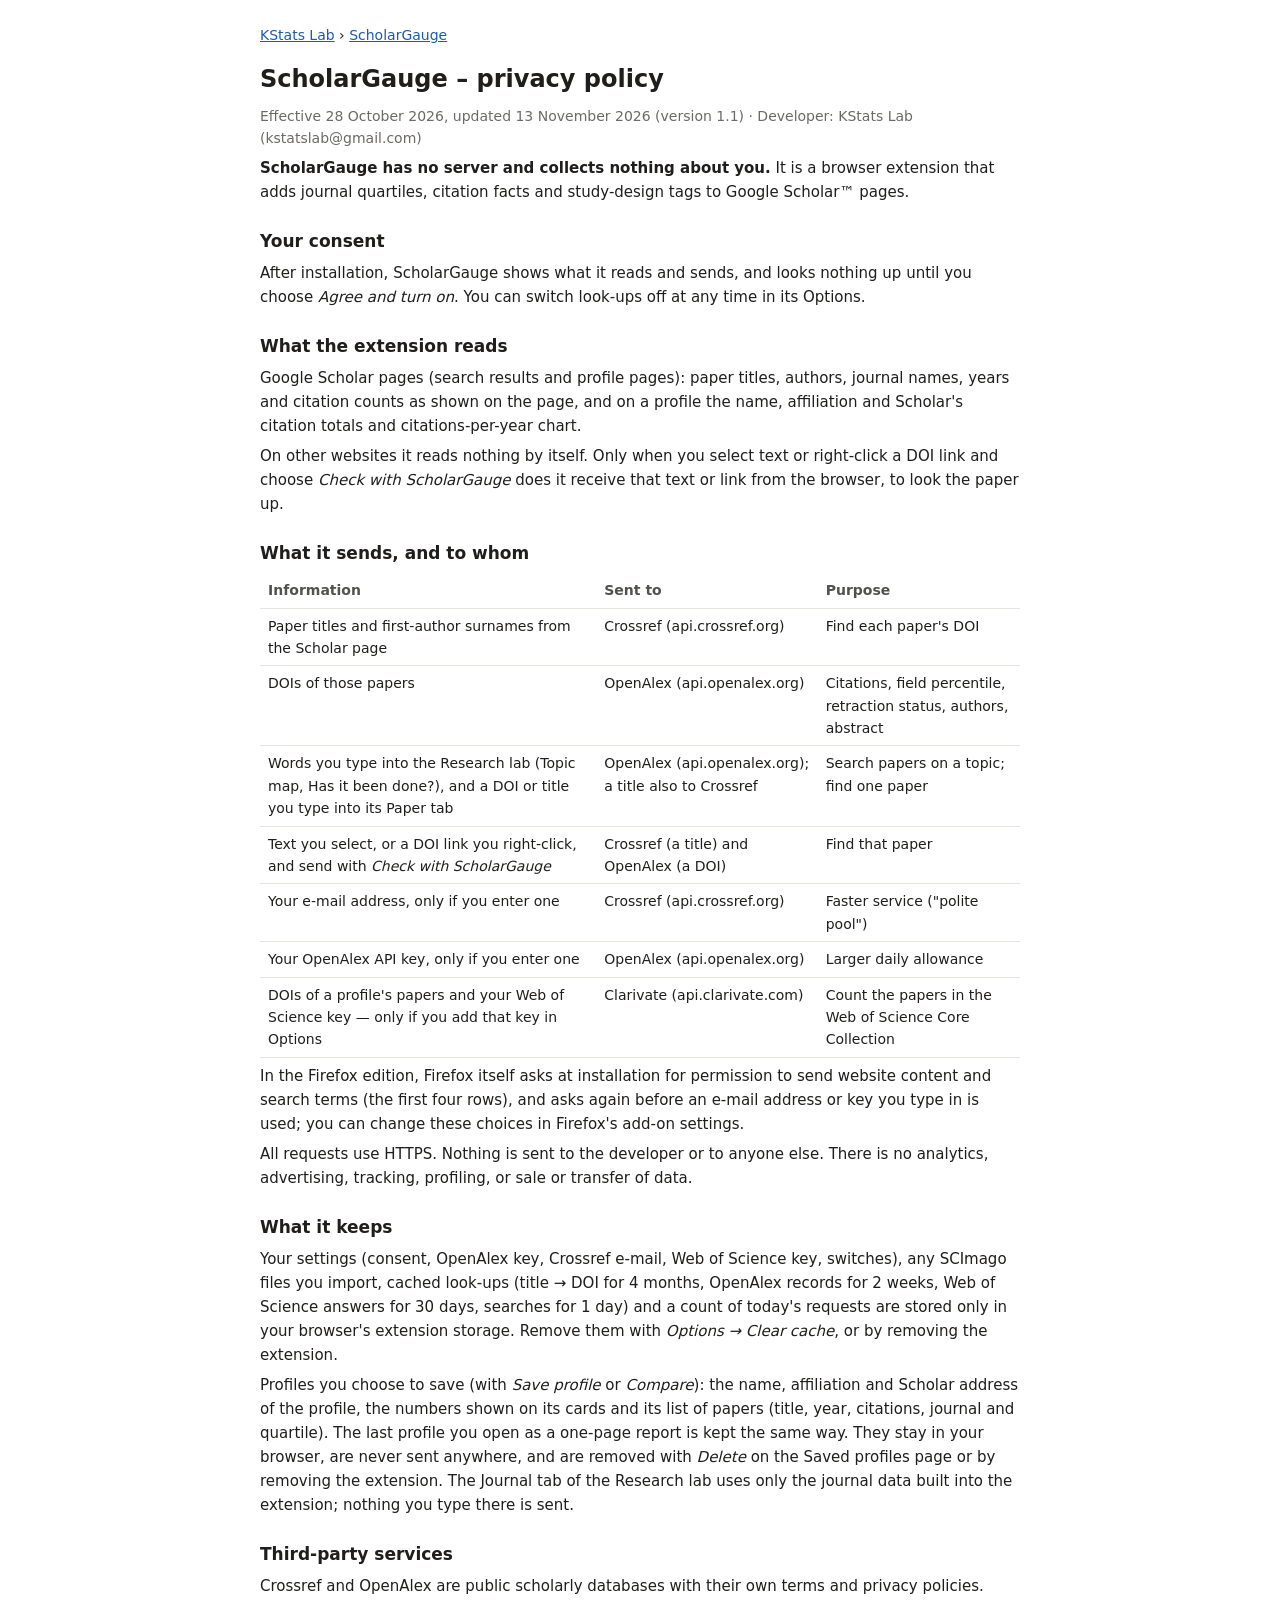
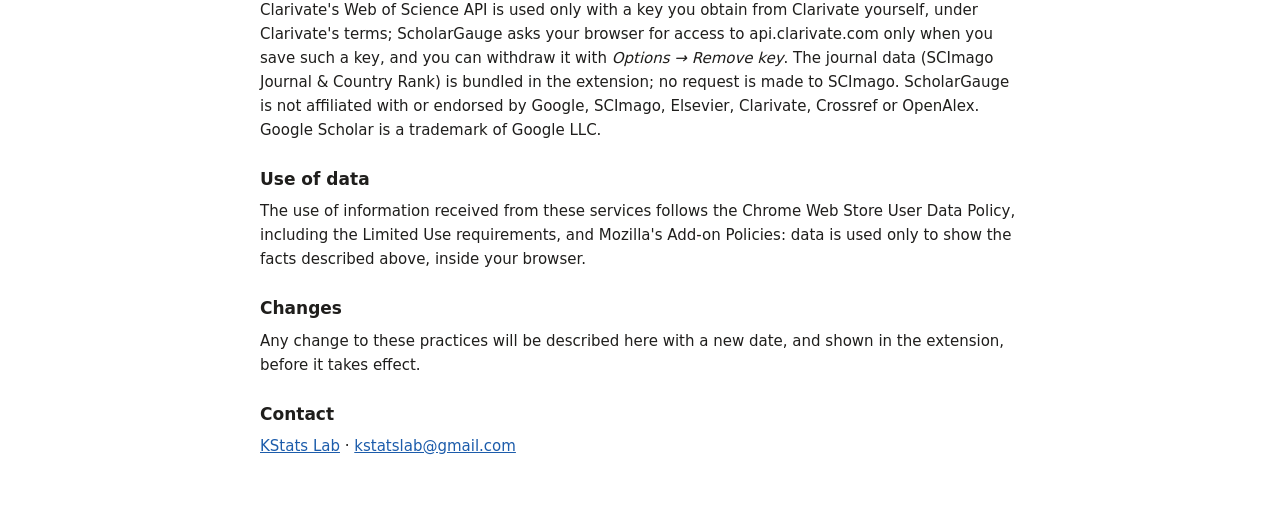
<file: scholargauge/privacy.html>
<!doctype html>
<html lang="en">
<head>
  <meta charset="utf-8">
  <meta name="viewport" content="width=device-width, initial-scale=1">
  <title>ScholarGauge – Privacy policy</title>
  <style>
    :root { color-scheme: light; }
    body { max-width: 760px; margin: 0 auto; padding: 24px 18px 48px; font: 15px/1.6 system-ui, -apple-system, "Segoe UI", Roboto, Arial, sans-serif; color: #1f1e1c; background: #fff; }
    h1 { font-size: 24px; margin: 0 0 4px; }
    h2 { font-size: 17px; margin: 24px 0 6px; }
    p, li { margin: 6px 0; }
    ul { padding-left: 22px; }
    .muted { color: #6b6a66; font-size: 14px; }
    table { border-collapse: collapse; width: 100%; font-size: 14px; }
    th, td { text-align: left; border-bottom: 1px solid #e6e4de; padding: 6px 8px; vertical-align: top; }
    th { color: #52514e; font-weight: 600; }
    a { color: #1c5cab; }
    .kl-top { margin: 0 0 14px; font-size: 14px; }
  </style>
</head>
<body>
  <p class="kl-top"><a href="../">KStats Lab</a> › <a href="./">ScholarGauge</a></p>
  <h1>ScholarGauge – privacy policy</h1>
  <p class="muted">Effective 28 October 2026, updated 13 November 2026 (version 1.1) · Developer: KStats Lab (kstatslab@gmail.com)</p>

  <p><b>ScholarGauge has no server and collects nothing about you.</b> It is a browser extension that adds journal
    quartiles, citation facts and study-design tags to Google Scholar™ pages.</p>

  <h2>Your consent</h2>
  <p>After installation, ScholarGauge shows what it reads and sends, and looks nothing up until you choose
    <i>Agree and turn on</i>. You can switch look-ups off at any time in its Options.</p>

  <h2>What the extension reads</h2>
  <p>Google Scholar pages (search results and profile pages): paper titles, authors, journal names, years and
    citation counts as shown on the page, and on a profile the name, affiliation and Scholar's citation totals and
    citations-per-year chart.</p>
  <p>On other websites it reads nothing by itself. Only when you select text or right-click a DOI link and choose
    <i>Check with ScholarGauge</i> does it receive that text or link from the browser, to look the paper up.</p>

  <h2>What it sends, and to whom</h2>
  <table>
    <thead><tr><th>Information</th><th>Sent to</th><th>Purpose</th></tr></thead>
    <tbody>
      <tr><td>Paper titles and first-author surnames from the Scholar page</td><td>Crossref (api.crossref.org)</td><td>Find each paper's DOI</td></tr>
      <tr><td>DOIs of those papers</td><td>OpenAlex (api.openalex.org)</td><td>Citations, field percentile, retraction status, authors, abstract</td></tr>
      <tr><td>Words you type into the Research lab (Topic map, Has it been done?), and a DOI or title you type into its Paper tab</td><td>OpenAlex (api.openalex.org); a title also to Crossref</td><td>Search papers on a topic; find one paper</td></tr>
      <tr><td>Text you select, or a DOI link you right-click, and send with <i>Check with ScholarGauge</i></td><td>Crossref (a title) and OpenAlex (a DOI)</td><td>Find that paper</td></tr>
      <tr><td>Your e-mail address, only if you enter one</td><td>Crossref (api.crossref.org)</td><td>Faster service ("polite pool")</td></tr>
      <tr><td>Your OpenAlex API key, only if you enter one</td><td>OpenAlex (api.openalex.org)</td><td>Larger daily allowance</td></tr>
      <tr><td>DOIs of a profile's papers and your Web of Science key — only if you add that key in Options</td><td>Clarivate (api.clarivate.com)</td><td>Count the papers in the Web of Science Core Collection</td></tr>
    </tbody>
  </table>
  <p>In the Firefox edition, Firefox itself asks at installation for permission to send website content and search terms
    (the first four rows), and asks again before an e-mail address or key you type in is used; you can change these choices
    in Firefox's add-on settings.</p>
  <p>All requests use HTTPS. Nothing is sent to the developer or to anyone else. There is no analytics, advertising,
    tracking, profiling, or sale or transfer of data.</p>

  <h2>What it keeps</h2>
  <p>Your settings (consent, OpenAlex key, Crossref e-mail, Web of Science key, switches), any SCImago files you import, cached look-ups
    (title → DOI for 4 months, OpenAlex records for 2 weeks, Web of Science answers for 30 days, searches for 1 day) and a count of today's requests are
    stored only in your browser's extension storage. Remove them with <i>Options → Clear cache</i>, or by removing the
    extension.</p>
  <p>Profiles you choose to save (with <i>Save profile</i> or <i>Compare</i>): the name, affiliation and Scholar address of the
    profile, the numbers shown on its cards and its list of papers (title, year, citations, journal and quartile). The last profile
    you open as a one-page report is kept the same way. They stay in your browser, are never sent anywhere, and are removed
    with <i>Delete</i> on the Saved profiles page or by removing the extension. The Journal tab of the Research lab uses only
    the journal data built into the extension; nothing you type there is sent.</p>

  <h2>Third-party services</h2>
  <p>Crossref and OpenAlex are public scholarly databases with their own terms and privacy policies. Clarivate's Web of Science
    API is used only with a key you obtain from Clarivate yourself, under Clarivate's terms; ScholarGauge asks your browser for access to
    api.clarivate.com only when you save such a key, and you can withdraw it with <i>Options → Remove key</i>. The journal data
    (SCImago Journal &amp; Country Rank) is bundled in the extension; no request is made to SCImago. ScholarGauge is not
    affiliated with or endorsed by Google, SCImago, Elsevier, Clarivate, Crossref or OpenAlex. Google Scholar is a trademark of Google LLC.</p>

  <h2>Use of data</h2>
  <p>The use of information received from these services follows the Chrome Web Store User Data Policy, including the
    Limited Use requirements, and Mozilla's Add-on Policies: data is used only to show the facts described above, inside your browser.</p>

  <h2>Changes</h2>
  <p>Any change to these practices will be described here with a new date, and shown in the extension, before it takes effect.</p>

  <h2>Contact</h2>
  <p><a href="../">KStats Lab</a> · <a href="mailto:kstatslab@gmail.com">kstatslab@gmail.com</a></p>
</body>
</html>
</file>
<file: style.css>
/* KStats Lab website: light colours, Hindi + English */
:root {
  --bg: #f6f5f1;
  --card: #ffffff;
  --ink: #1d2226;
  --muted: #5d646b;
  --rule: #e1e5e3;
  --accent: #1f7a6d;
  --accent-ink: #15584f;
  --soft: #e7f2ef;
  --gold: #f4b733;
  color-scheme: light;
}
* { box-sizing: border-box; }
html { -webkit-text-size-adjust: 100%; }
body {
  margin: 0; background: var(--bg); color: var(--ink);
  font-family: "Mukta", "Noto Sans Devanagari", "Nirmala UI", system-ui, -apple-system, "Segoe UI", Roboto, Arial, sans-serif;
  font-size: 17px; line-height: 1.6;
}
a { color: var(--accent-ink); }
a:focus-visible, .btn:focus-visible { outline: 3px solid var(--gold); outline-offset: 2px; }
.wrap { max-width: 980px; margin: 0 auto; padding: 0 18px; }

/* top bar */
.top { background: var(--card); border-bottom: 1px solid var(--rule); }
.top .wrap { display: flex; align-items: center; justify-content: space-between; gap: 12px; min-height: 64px; }
.brand { display: flex; align-items: center; gap: 10px; font-weight: 700; font-size: 20px; color: var(--ink); text-decoration: none; }
.brand svg { width: 36px; height: 36px; flex: none; }
.top nav { display: flex; gap: 18px; font-size: 15px; }
.top nav a { text-decoration: none; color: var(--muted); }
.top nav a:hover { color: var(--accent-ink); text-decoration: underline; }

/* hero */
.hero { background: linear-gradient(180deg, #dcefe9 0%, #eef6f3 55%, var(--bg) 100%); padding: 48px 0 36px; }
.hero h1 { margin: 0; font-size: clamp(30px, 5vw, 44px); line-height: 1.25; color: var(--accent-ink); text-wrap: balance; }
.hero .en { margin: 6px 0 0; font-size: 20px; color: var(--muted); }
.pills { display: flex; flex-wrap: wrap; gap: 10px; margin: 22px 0 0; padding: 0; list-style: none; }
.pills li { background: var(--card); border: 1px solid var(--rule); border-radius: 999px; padding: 6px 16px; font-size: 15px; font-weight: 600; }
.pills li:first-child { background: var(--gold); border-color: var(--gold); }

/* sections */
main { padding: 8px 0 40px; }
h2 { font-size: 26px; line-height: 1.3; margin: 36px 0 4px; }
h2 + .sub { margin: 0 0 18px; color: var(--muted); }
.cards { display: grid; grid-template-columns: repeat(auto-fit, minmax(280px, 1fr)); gap: 18px; }
.card { background: var(--card); border: 1px solid var(--rule); border-radius: 18px; padding: 22px; display: flex; flex-direction: column; gap: 10px; }
.card header { display: flex; gap: 14px; align-items: center; }
.card header img { width: 64px; height: 64px; border-radius: 15px; flex: none; }
.card h3 { margin: 0; font-size: 21px; line-height: 1.3; }
.card .kind { margin: 2px 0 0; font-size: 14px; color: var(--muted); }
.card p { margin: 0; }
.card .en, .muted { color: var(--muted); }
.card .actions { margin-top: auto; padding-top: 8px; display: flex; flex-wrap: wrap; gap: 8px; }
.badge { display: inline-block; background: var(--soft); color: var(--accent-ink); border-radius: 999px; padding: 2px 12px; font-size: 14px; font-weight: 600; }

.btn { display: inline-flex; align-items: center; gap: 6px; min-height: 42px; padding: 8px 16px; border-radius: 12px; font-weight: 600; font-size: 15px; text-decoration: none; border: 1.5px solid var(--accent); color: var(--accent-ink); background: var(--card); }
.btn.primary { background: var(--accent); color: #fff; }
.btn:hover { filter: brightness(0.96); text-decoration: underline; }

.promise { display: grid; grid-template-columns: repeat(auto-fit, minmax(220px, 1fr)); gap: 14px; margin: 0; padding: 0; list-style: none; }
.promise li { background: var(--card); border: 1px solid var(--rule); border-radius: 14px; padding: 14px 16px; }
.promise b { display: block; }
.promise span.muted { display: block; }
.promise span.muted + span.muted { margin-top: 6px; }

/* app page */
.app-head { display: flex; gap: 20px; align-items: center; flex-wrap: wrap; }
.app-head img { width: 96px; height: 96px; border-radius: 22px; box-shadow: 0 8px 20px rgba(16, 70, 60, .18); }
.app-head h1 { font-size: clamp(30px, 5vw, 42px); }
.two { display: grid; grid-template-columns: repeat(auto-fit, minmax(300px, 1fr)); gap: 18px; }
.box { background: var(--card); border: 1px solid var(--rule); border-radius: 18px; padding: 20px 22px; }
.box h3 { margin: 0 0 8px; font-size: 19px; }
.box ul { margin: 0; padding-left: 20px; }
.box li { margin: 0 0 6px; }
.shots { display: flex; gap: 14px; overflow-x: auto; padding: 4px 2px 12px; scroll-snap-type: x mandatory; }
.shots img { width: 216px; height: auto; border-radius: 14px; border: 1px solid var(--rule); scroll-snap-align: start; flex: none; background: #fff; }

footer { border-top: 1px solid var(--rule); background: var(--card); padding: 22px 0 28px; font-size: 15px; color: var(--muted); }
footer .wrap { display: flex; flex-wrap: wrap; justify-content: space-between; gap: 10px; }
footer p { margin: 0; }

@media (max-width: 560px) {
  body { font-size: 16px; }
  .top nav { gap: 12px; font-size: 14px; }
  .hero { padding: 32px 0 26px; }
  .card { padding: 18px; }
}

/* app page extras (ScholarGauge): Hindi summary, three boxes, wide screenshots, steps, questions */
.hero .hi { margin: 14px 0 0; max-width: 760px; }
.hero-actions { display: flex; flex-wrap: wrap; gap: 10px; margin-top: 22px; }
.hero .note { margin: 14px 0 0; font-size: 15px; color: var(--muted); max-width: 760px; }
.hero .note .badge { margin: 0 4px; }
.three { display: grid; grid-template-columns: repeat(auto-fit, minmax(260px, 1fr)); gap: 18px; }
.shots.wide figure { margin: 0; flex: none; width: min(560px, 84vw); scroll-snap-align: start; }
.shots.wide img { width: 100%; height: auto; border-radius: 12px; }
.shots figcaption { margin-top: 6px; font-size: 14px; color: var(--muted); }
.steps { margin: 0; padding-left: 24px; max-width: 820px; }
.steps li { margin: 0 0 10px; padding-left: 4px; }
.faq { display: grid; gap: 10px; max-width: 820px; }
.faq details { background: var(--card); border: 1px solid var(--rule); border-radius: 14px; padding: 12px 16px; }
.faq summary { font-weight: 600; cursor: pointer; }
.faq details p { margin: 8px 0 2px; }
main > .actions { display: flex; flex-wrap: wrap; gap: 10px; }
.small { font-size: 14px; }

/* home: groups inside a section, tester call-out, numbered badges (14 Nov) */
h3.group { margin: 22px 0 10px; font-size: 18px; line-height: 1.35; color: var(--accent-ink); }
h2 + .sub + h3.group { margin-top: 6px; }
.card .actions { align-items: center; }
.callout { margin-top: 28px; background: var(--soft); border: 1px solid #cfe5df; border-radius: 18px; padding: 20px 22px; display: flex; flex-wrap: wrap; align-items: center; justify-content: space-between; gap: 14px 22px; }
.callout h3 { margin: 0 0 6px; font-size: 20px; line-height: 1.3; }
.callout p { margin: 0 0 6px; max-width: 660px; }

/* tester page */
.applist { display: grid; grid-template-columns: repeat(auto-fit, minmax(260px, 1fr)); gap: 16px; }
.applist .card { scroll-margin-top: 16px; }
.applist .card:target { outline: 3px solid var(--gold); outline-offset: 2px; }
.note-box { background: var(--card); border: 1px solid var(--rule); border-left: 5px solid var(--gold); border-radius: 14px; padding: 14px 18px; max-width: 820px; }
.note-box p { margin: 0 0 6px; }
.note-box p:last-child { margin-bottom: 0; }
.cards.pair { grid-template-columns: repeat(auto-fit, minmax(min(360px, 100%), 1fr)); }

/* Direct APK download (Dawa aur Sehat) */
.download-box { background: var(--soft); border: 1px solid #cfe5df; border-radius: 18px; padding: 18px 22px; margin: 0 0 18px; display: flex; flex-wrap: wrap; align-items: center; gap: 10px 18px; }
.download-box p { margin: 0; }
.btn.big { min-height: 52px; padding: 12px 22px; font-size: 17px; }
.box .steps { padding-left: 22px; }
details.check { margin-top: 16px; background: var(--card); border: 1px solid var(--rule); border-radius: 14px; padding: 12px 18px; max-width: 820px; }
details.check summary { cursor: pointer; font-weight: 600; }
details.check code { word-break: break-all; font-size: 13px; }
</file>
<file: scholargauge/ui.css>
/* ScholarGauge - extension pages (popup, options, lab) */
:root {
  --text: #1f1e1c;
  --text2: #52514e;
  --muted: #6b6a66;
  --line: #dedcd6;
  --bg: #ffffff;
  --bg2: #f6f5f2;
  --accent: #1c5cab;
  --accent-soft: #e7effa;
  --q1: #8cc152; --q1t: #1f1e1c;
  --q2: #f6d55c; --q2t: #1f1e1c;
  --q3: #f5a05a; --q3t: #1f1e1c;
  --q4: #e8695d; --q4t: #1f1e1c;
  --qnone: #d9d8d3;
  --crit: #d03b3b;
  --warnbg: #fdecc5;
  --warntx: #6b4600;
  --goodbg: #e2f3e2;
  --goodtx: #0b5e0b;
  color-scheme: light;
}
* { box-sizing: border-box; }
body {
  margin: 0; font: 14px/1.5 system-ui, -apple-system, "Segoe UI", Roboto, Arial, sans-serif;
  color: var(--text); background: var(--bg);
}
a { color: var(--accent); }
h1 { font-size: 20px; margin: 0; }
h2 { font-size: 16px; margin: 22px 0 8px; }
h3 { font-size: 14px; margin: 16px 0 6px; }
p { margin: 6px 0; }
.muted { color: var(--muted); }
.small { font-size: 12.5px; }
.brand { font-weight: 700; color: var(--accent); }

button, .btn {
  font: inherit; font-size: 13px; padding: 5px 12px; border-radius: 6px; cursor: pointer;
  border: 1px solid var(--line); background: #fff; color: var(--text); text-decoration: none; display: inline-block;
}
button:hover, .btn:hover { border-color: var(--accent); }
button:disabled { opacity: 0.5; cursor: default; }
button.primary, .btn.primary { background: var(--accent); color: #fff; border-color: var(--accent); }
input[type=text], input[type=password], input[type=email], select {
  font: inherit; font-size: 13.5px; padding: 6px 8px; border: 1px solid var(--line); border-radius: 6px;
  background: #fff; color: var(--text); max-width: 100%;
}
input:focus, select:focus, button:focus-visible { outline: 2px solid #9ec5f4; outline-offset: 1px; }
label { display: block; }

.card { border: 1px solid var(--line); border-radius: 10px; padding: 14px 16px; background: #fff; }
.row { display: flex; flex-wrap: wrap; gap: 8px; align-items: center; }
.grid2 { display: grid; grid-template-columns: repeat(auto-fit, minmax(300px, 1fr)); gap: 16px; }

.chip { display: inline-block; padding: 0 6px; border-radius: 3px; font-size: 11.5px; line-height: 18px; white-space: nowrap; border: 1px solid transparent; }
html.pal-blue {
  --q1: #104281; --q1t: #ffffff;
  --q2: #256abf; --q2t: #ffffff;
  --q3: #5598e7; --q3t: #0b1b33;
  --q4: #86b6ef; --q4t: #0b1b33;
  --qnone: #c9c8c2;
}
.q1 { background: var(--q1); color: var(--q1t); }
.q2 { background: var(--q2); color: var(--q2t); }
.q3 { background: var(--q3); color: var(--q3t); }
.q4 { background: var(--q4); color: var(--q4t); }
.chip.sdg { background: #fff; color: var(--text); border-color: var(--line); }
.chip.sdg i { display: inline-block; width: 9px; height: 9px; border-radius: 2px; margin-right: 4px; vertical-align: -1px; }
.qnone { background: var(--bg2); color: var(--text2); border-color: var(--line); }
.chip.muted { background: var(--bg2); color: var(--text2); border-color: var(--line); }
.chip.crit { background: var(--crit); color: #fff; font-weight: 700; }
.chip.warn { background: var(--warnbg); color: var(--warntx); border-color: #f0c96a; }

.note { padding: 8px 12px; border-radius: 8px; background: var(--bg2); font-size: 13px; }
.note.warn { background: var(--warnbg); color: var(--warntx); }
.note.good { background: var(--goodbg); color: var(--goodtx); }
.note.info { background: var(--accent-soft); color: #0d366b; }
.err { color: var(--crit); }
</file>
